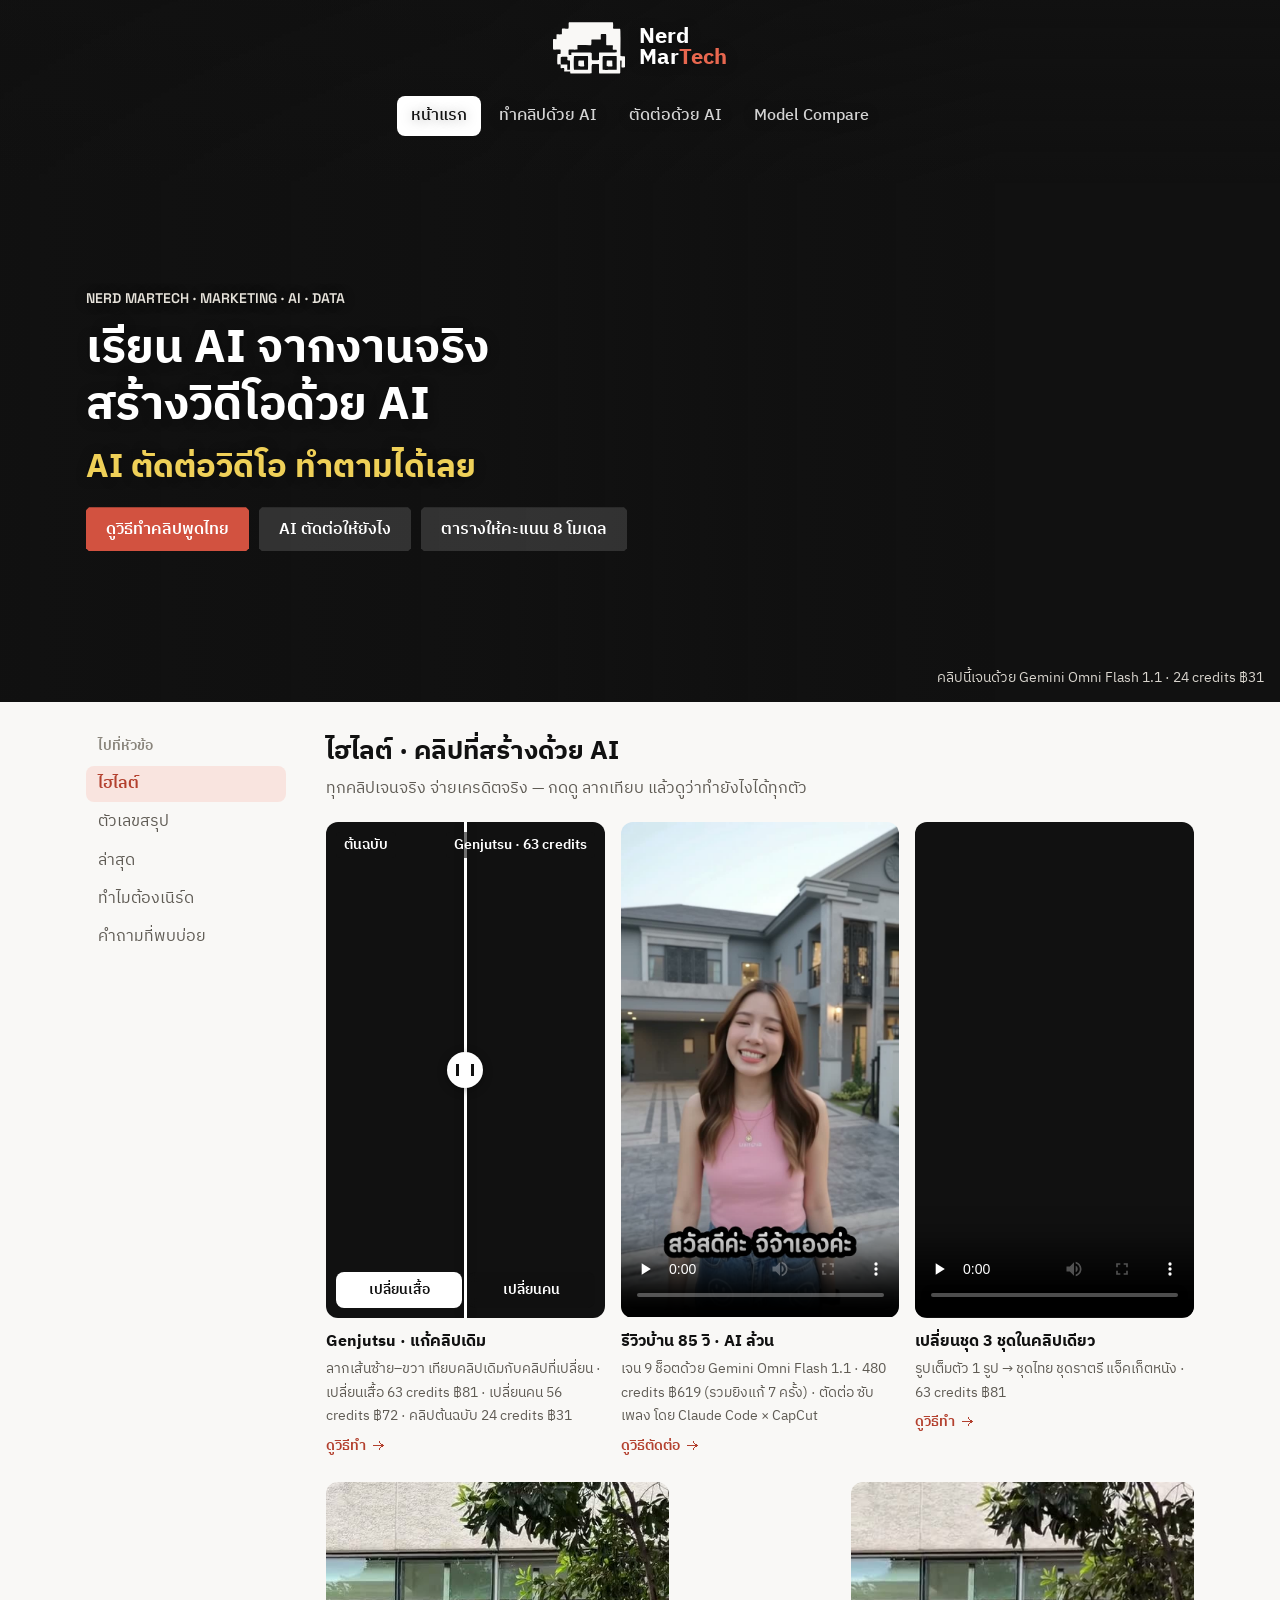
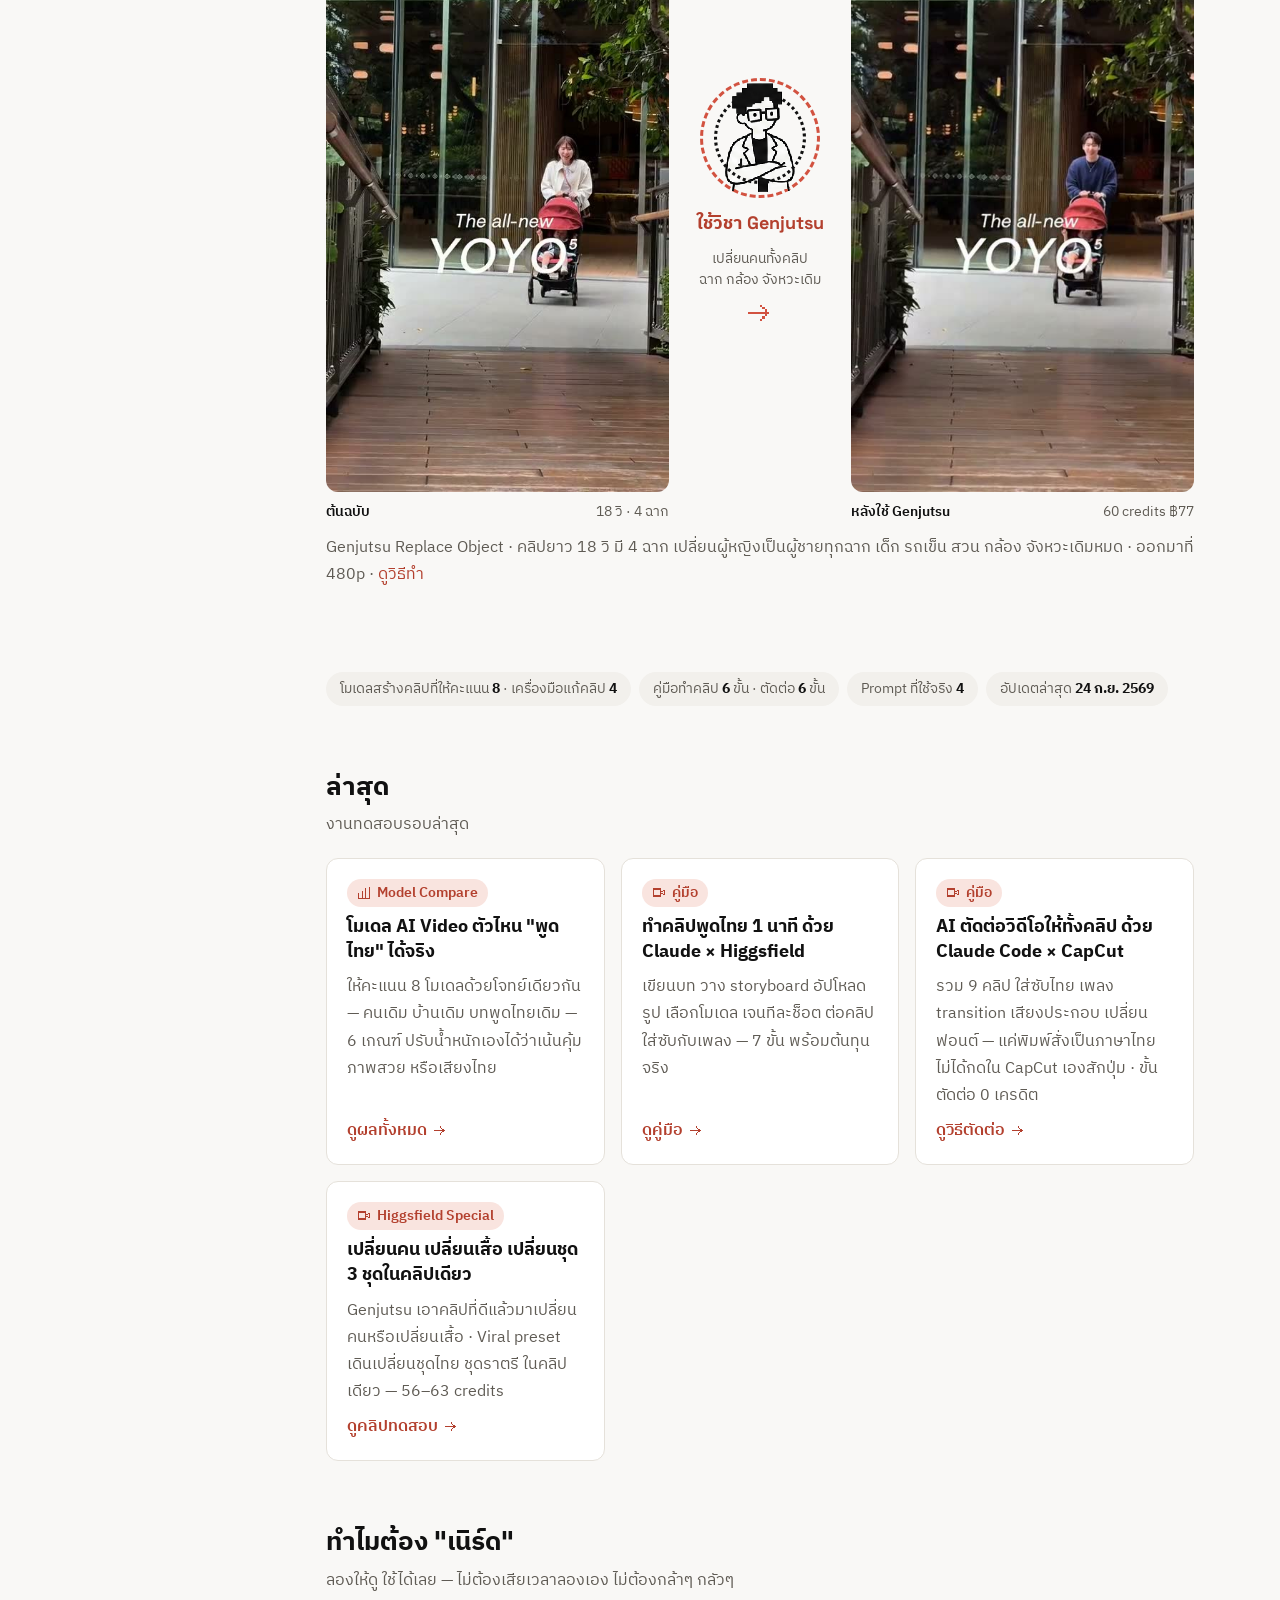
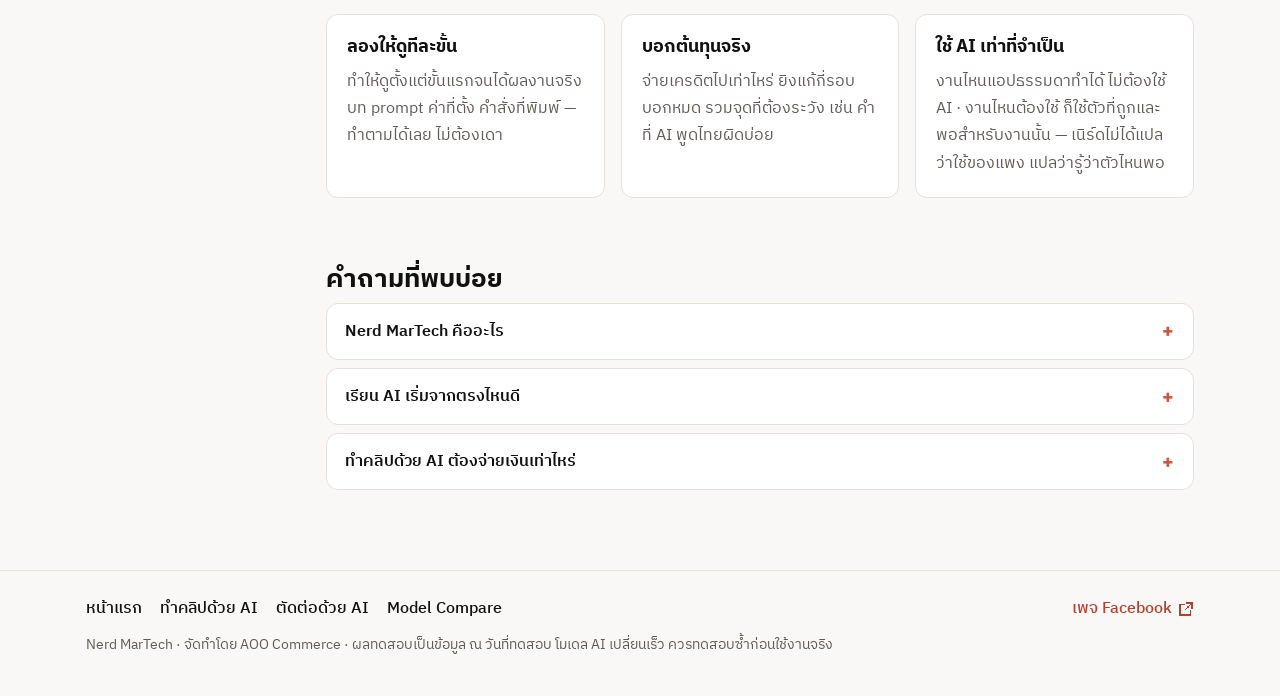
<file: index.html>
<!DOCTYPE html>
<html lang="th">
<head>
<meta charset="UTF-8">
<meta name="viewport" content="width=device-width, initial-scale=1">
<title>เรียน AI จากงานจริง · สร้างวิดีโอ ตัดต่อวิดีโอด้วย AI — Nerd MarTech</title>
<meta name="description" content="เนิร์ดลอง AI ให้ดูทีละขั้น: AI สร้างวิดีโอพูดไทย AI ตัดต่อวิดีโอ ให้คะแนน 8 โมเดล พร้อมต้นทุนจริง ดูแล้วทำตามได้ทันที ไม่ต้องกล้าๆ กลัวๆ">
<link rel="canonical" href="https://nerdmartech.com/">
<meta property="og:type" content="website">
<meta property="og:site_name" content="Nerd MarTech">
<meta property="og:title" content="เรียน AI จากงานจริง · สร้างวิดีโอ ตัดต่อวิดีโอด้วย AI — Nerd MarTech">
<meta property="og:description" content="เนิร์ดลอง AI ให้ดูทีละขั้น: AI สร้างวิดีโอพูดไทย AI ตัดต่อวิดีโอ ให้คะแนน 8 โมเดล พร้อมต้นทุนจริง ดูแล้วทำตามได้ทันที ไม่ต้องกล้าๆ กลัวๆ">
<meta property="og:url" content="https://nerdmartech.com/">
<meta property="og:locale" content="th_TH">
<meta name="twitter:card" content="summary_large_image">
<meta property="og:image" content="https://nerdmartech.com/assets/og.png">
<meta property="og:image:width" content="1200">
<meta property="og:image:height" content="630">
<meta property="og:image:alt" content="Nerd MarTech — เนิร์ดนั่งหน้าแล็ปท็อป รอบตัวมีไอคอน Claude ChatGPT Gemini Canva CapCut Facebook LINE">
<meta name="twitter:image" content="https://nerdmartech.com/assets/og.png">
<script type="application/ld+json">
{"@context": "https://schema.org", "@graph": [{"@type": "WebSite", "@id": "https://nerdmartech.com/#website", "url": "https://nerdmartech.com/", "name": "Nerd MarTech", "description": "เนิร์ดลอง AI ให้ดูทีละขั้น — AI สร้างวิดีโอพูดไทย AI ตัดต่อวิดีโอ พร้อมต้นทุนจริง ดูแล้วทำตามได้ทันที", "inLanguage": "th", "publisher": {"@id": "https://nerdmartech.com/#org"}}, {"@type": "Organization", "@id": "https://nerdmartech.com/#org", "name": "Nerd MarTech", "url": "https://nerdmartech.com/", "parentOrganization": {"@type": "Organization", "name": "AOO Commerce Co., Ltd."}, "slogan": "ลองให้ดู ใช้ได้เลย", "description": "Nerd MarTech ลองเครื่องมือ AI กับงานจริงให้ดูทีละขั้น สำหรับเจ้าของธุรกิจและ SMEs ไทย", "logo": "https://nerdmartech.com/assets/brand/apple-touch-icon.png", "sameAs": ["https://www.facebook.com/NerdMarTech"]}, {"@type": "FAQPage", "@id": "https://nerdmartech.com/#faq", "mainEntity": [{"@type": "Question", "name": "Nerd MarTech คืออะไร", "acceptedAnswer": {"@type": "Answer", "text": "Nerd MarTech คือเว็บที่เนิร์ดลองเครื่องมือ AI กับงานจริงให้ดูทีละขั้น เช่น AI สร้างวิดีโอพูดไทย และ AI ตัดต่อวิดีโอ พร้อมบอกเครดิตและเงินที่จ่ายจริง เจ้าของธุรกิจดูแล้วทำตามได้ทันที จัดทำโดย AOO Commerce"}}, {"@type": "Question", "name": "เรียน AI เริ่มจากตรงไหนดี", "acceptedAnswer": {"@type": "Answer", "text": "เริ่มจากงานที่ทำอยู่แล้ว เช่น อยากได้คลิปแนะนำสินค้าหรือรีวิวบ้าน ให้ดูคู่มือสร้างวิดีโอด้วย AI ทีละขั้น ตั้งแต่เขียนบทจนได้คลิป แล้วต่อด้วยคู่มือ AI ตัดต่อวิดีโอ ถ้ายังไม่รู้ว่าจะใช้โมเดลไหน ดูตารางให้คะแนน 8 โมเดลที่พูดไทยก่อน"}}, {"@type": "Question", "name": "ทำคลิปด้วย AI ต้องจ่ายเงินเท่าไหร่", "acceptedAnswer": {"@type": "Answer", "text": "อ่านเว็บฟรี ส่วนเครื่องมือ AI ที่ใช้ต้องจ่ายตามจริง ตัวอย่างคลิปรีวิวบ้าน 85 วินาที ใช้ 520 เครดิต Higgsfield (ประมาณ 671 บาท) รวมรอบที่ต้องยิงแก้ ขั้นตัดต่อด้วย Claude Code ใน CapCut ไม่ใช้เครดิตเพิ่ม"}}]}]}
</script>
<link href="https://fonts.googleapis.com/css2?family=IBM+Plex+Sans+Thai:wght@400;500;600;700&family=Space+Grotesk:wght@500;600;700&family=Zen+Kaku+Gothic+New:wght@500;700&display=swap" rel="stylesheet">
<link rel="stylesheet" href="assets/style.css?v=20260925g">
<link rel="icon" href="favicon.ico?v=2" sizes="any">
<link rel="icon" type="image/png" sizes="32x32" href="assets/brand/favicon-32.png?v=2">
<link rel="apple-touch-icon" href="assets/brand/apple-touch-icon.png?v=2">
<meta name="theme-color" content="#f9f8f6">
</head>
<body data-page="index.html">

<div class="hero-bg">
  <video src="assets/videos/nerd-desk-omni-flash.mp4" autoplay muted loop playsinline preload="auto" aria-hidden="true"></video>
  <div class="wrap hero-bg-in">
    <div class="lab">Nerd MarTech · Marketing · AI · Data</div>
    <h1>เรียน AI จากงานจริง<br>สร้างวิดีโอด้วย AI<br><em>AI ตัดต่อวิดีโอ ทำตามได้เลย</em></h1>
    <div class="btns">
      <a class="btn primary" href="ai-video.html">ดูวิธีทำคลิปพูดไทย</a>
      <a class="btn" href="ai-edit.html">AI ตัดต่อให้ยังไง</a>
      <a class="btn" href="compare.html">ตารางให้คะแนน 8 โมเดล</a>
    </div>
  </div>
  <span class="hero-credit">คลิปนี้เจนด้วย Gemini Omni Flash 1.1 · <span data-cr="24">24</span></span>
</div>

<main id="content">

<section id="highlight" data-toc="ไฮไลต์">
  <h2>ไฮไลต์ · คลิปที่สร้างด้วย AI</h2>
  <p class="h2sub">ทุกคลิปเจนจริง จ่ายเครดิตจริง — กดดู ลากเทียบ แล้วดูว่าทำยังไงได้ทุกตัว</p>
  <div class="showcase">
    <figure class="show">
      <div class="ba" data-ba style="--pos:50%">
        <video class="ba-after" src="https://d8j0ntlcm91z4.cloudfront.net/user_3FvAUpXpCnZUma0p4ZCgNFe1CGD/hf_20260923_100135_7cc31f30-7ca1-4b19-a655-15b150889468.mp4" muted loop playsinline autoplay preload="auto"></video>
        <div class="ba-before"><video src="https://d8j0ntlcm91z4.cloudfront.net/user_3FvAUpXpCnZUma0p4ZCgNFe1CGD/hf_20260922_221717_f3028521-d89f-4e31-a02f-b57101865983.mp4" muted loop playsinline autoplay preload="auto"></video></div>
        <span class="ba-line" aria-hidden="true"></span>
        <span class="ba-lab l">ต้นฉบับ</span><span class="ba-lab r">Genjutsu · 63 credits</span>
        <input class="ba-range" type="range" min="0" max="100" value="50" aria-label="ลากเทียบคลิปต้นฉบับกับคลิปที่เปลี่ยนแล้ว">
        <div class="ba-tabs" role="group" aria-label="เลือกแบบที่เปลี่ยน">
        <button type="button" class="on" data-cr-tab="63" data-src="https://d8j0ntlcm91z4.cloudfront.net/user_3FvAUpXpCnZUma0p4ZCgNFe1CGD/hf_20260923_100135_7cc31f30-7ca1-4b19-a655-15b150889468.mp4">เปลี่ยนเสื้อ</button>
        <button type="button" data-cr-tab="56" data-src="https://d8j0ntlcm91z4.cloudfront.net/user_3FvAUpXpCnZUma0p4ZCgNFe1CGD/hf_20260923_102741_fa58a099-aa87-44b3-bcac-e331285d0781.mp4">เปลี่ยนคน</button>
      </div>
      </div>
      <figcaption><b>Genjutsu · แก้คลิปเดิม</b><span>ลากเส้นซ้าย–ขวา เทียบคลิปเดิมกับคลิปที่เปลี่ยน · เปลี่ยนเสื้อ <span data-cr="63">63</span> · เปลี่ยนคน <span data-cr="56">56</span> · คลิปต้นฉบับ <span data-cr="24">24</span></span><a class="more" href="compare.html#special">ดูวิธีทำ <svg><use href="#i-arrow"/></svg></a></figcaption>
    </figure>
    <figure class="show">
      <video class="show-media" src="assets/videos/ugc-house-review-final.mp4" poster="assets/videos/ugc-house-review-final.jpg" controls playsinline preload="none"></video>
      <figcaption><b>รีวิวบ้าน 85 วิ · AI ล้วน</b><span>เจน 9 ช็อตด้วย Gemini Omni Flash 1.1 · <span data-cr="480">480</span> (รวมยิงแก้ 7 ครั้ง) · ตัดต่อ ซับ เพลง โดย Claude Code × CapCut</span><a class="more" href="ai-edit.html">ดูวิธีตัดต่อ <svg><use href="#i-arrow"/></svg></a></figcaption>
    </figure>
    <figure class="show">
      <video class="show-media" src="https://d8j0ntlcm91z4.cloudfront.net/user_3FvAUpXpCnZUma0p4ZCgNFe1CGD/hf_20260923_100238_8750cbb2-09e8-4518-b61b-6ae3f3a1f5af.mp4" poster="https://d8j0ntlcm91z4.cloudfront.net/user_3FvAUpXpCnZUma0p4ZCgNFe1CGD/hf_20260923_100025_3c2cf948-8486-4f4b-a55d-91f65ae6d467_min.webp" controls playsinline preload="none"></video>
      <figcaption><b>เปลี่ยนชุด 3 ชุดในคลิปเดียว</b><span>รูปเต็มตัว 1 รูป → ชุดไทย ชุดราตรี แจ็คเก็ตหนัง · <span data-cr="63">63</span></span><a class="more" href="compare.html#special">ดูวิธีทำ <svg><use href="#i-arrow"/></svg></a></figcaption>
    </figure>
  </div>
  <div class="pair" data-sync>
    <figure>
      <video src="assets/videos/genjutsu-long-before.mp4" poster="assets/videos/genjutsu-long-before.jpg" muted playsinline preload="metadata" aria-label="คลิปต้นฉบับ ผู้หญิงเข็นรถเข็นเด็กในสวน"></video>
      <figcaption><b>ต้นฉบับ</b><span>18 วิ · 4 ฉาก</span></figcaption>
    </figure>
    <div class="jutsu" aria-hidden="true">
      <div class="orb"><img src="assets/character/19-scientist.png" alt=""></div>
      <b>ใช้วิชา Genjutsu</b>
      <small>เปลี่ยนคนทั้งคลิป<br>ฉาก กล้อง จังหวะเดิม</small>
      <svg class="go"><use href="#i-arrow"/></svg>
    </div>
    <figure>
      <video src="assets/videos/genjutsu-long-after.mp4" poster="assets/videos/genjutsu-long-after.jpg" muted playsinline preload="metadata" aria-label="คลิปหลังใช้ Genjutsu เปลี่ยนเป็นผู้ชาย ฉากเดิม"></video>
      <figcaption><b>หลังใช้ Genjutsu</b><span><span data-cr="60">60</span></span></figcaption>
    </figure>
  </div>
  <p class="h2sub" style="margin-top:10px">Genjutsu Replace Object · คลิปยาว 18 วิ มี 4 ฉาก เปลี่ยนผู้หญิงเป็นผู้ชายทุกฉาก เด็ก รถเข็น สวน กล้อง จังหวะเดิมหมด · ออกมาที่ 480p · <a href="compare.html#special">ดูวิธีทำ</a></p>
</section>

<section id="stats" data-toc="ตัวเลขสรุป">
  <div class="chips">
    <span class="chip">โมเดลสร้างคลิปที่ให้คะแนน <b>8</b> · เครื่องมือแก้คลิป <b>4</b></span>
    <span class="chip">คู่มือทำคลิป <b>6</b> ขั้น · ตัดต่อ <b>6</b> ขั้น</span>
    <span class="chip">Prompt ที่ใช้จริง <b>4</b></span>
    <span class="chip">อัปเดตล่าสุด <b>24 ก.ย. 2569</b></span>
  </div>
</section>

<section id="latest" data-toc="ล่าสุด">
  <h2>ล่าสุด</h2>
  <p class="h2sub">งานทดสอบรอบล่าสุด</p>
  <div class="grid g3">
    <div class="card">
      <span class="tag"><svg><use href="#i-data"/></svg>Model Compare</span>
      <h3>โมเดล AI Video ตัวไหน "พูดไทย" ได้จริง</h3>
      <p>ให้คะแนน 8 โมเดลด้วยโจทย์เดียวกัน — คนเดิม บ้านเดิม บทพูดไทยเดิม — 6 เกณฑ์ ปรับน้ำหนักเองได้ว่าเน้นคุ้ม ภาพสวย หรือเสียงไทย</p>
      <a class="more" href="compare.html">ดูผลทั้งหมด <svg><use href="#i-arrow"/></svg></a>
    </div>
    <div class="card">
      <span class="tag"><svg><use href="#i-video"/></svg>คู่มือ</span>
      <h3>ทำคลิปพูดไทย 1 นาที ด้วย Claude × Higgsfield</h3>
      <p>เขียนบท วาง storyboard อัปโหลดรูป เลือกโมเดล เจนทีละช็อต ต่อคลิป ใส่ซับกับเพลง — 7 ขั้น พร้อมต้นทุนจริง</p>
      <a class="more" href="ai-video.html">ดูคู่มือ <svg><use href="#i-arrow"/></svg></a>
    </div>
    <div class="card">
      <span class="tag"><svg><use href="#i-video"/></svg>คู่มือ</span>
      <h3>AI ตัดต่อวิดีโอให้ทั้งคลิป ด้วย Claude Code × CapCut</h3>
      <p>รวม 9 คลิป ใส่ซับไทย เพลง transition เสียงประกอบ เปลี่ยนฟอนต์ — แค่พิมพ์สั่งเป็นภาษาไทย ไม่ได้กดใน CapCut เองสักปุ่ม · ขั้นตัดต่อ 0 เครดิต</p>
      <a class="more" href="ai-edit.html">ดูวิธีตัดต่อ <svg><use href="#i-arrow"/></svg></a>
    </div>
    <div class="card">
      <span class="tag"><svg><use href="#i-video"/></svg>Higgsfield Special</span>
      <h3>เปลี่ยนคน เปลี่ยนเสื้อ เปลี่ยนชุด 3 ชุดในคลิปเดียว</h3>
      <p>Genjutsu เอาคลิปที่ดีแล้วมาเปลี่ยนคนหรือเปลี่ยนเสื้อ · Viral preset เดินเปลี่ยนชุดไทย ชุดราตรี ในคลิปเดียว — 56–63 credits</p>
      <a class="more" href="compare.html#special">ดูคลิปทดสอบ <svg><use href="#i-arrow"/></svg></a>
    </div>
  </div>
</section>

<section id="why" data-toc="ทำไมต้องเนิร์ด">
  <h2>ทำไมต้อง "เนิร์ด"</h2>
  <p class="h2sub">ลองให้ดู ใช้ได้เลย — ไม่ต้องเสียเวลาลองเอง ไม่ต้องกล้าๆ กลัวๆ</p>
  <div class="grid g3">
    <div class="card"><h3>ลองให้ดูทีละขั้น</h3><p>ทำให้ดูตั้งแต่ขั้นแรกจนได้ผลงานจริง บท prompt ค่าที่ตั้ง คำสั่งที่พิมพ์ — ทำตามได้เลย ไม่ต้องเดา</p></div>
    <div class="card"><h3>บอกต้นทุนจริง</h3><p>จ่ายเครดิตไปเท่าไหร่ ยิงแก้กี่รอบ บอกหมด รวมจุดที่ต้องระวัง เช่น คำที่ AI พูดไทยผิดบ่อย</p></div>
    <div class="card"><h3>ใช้ AI เท่าที่จำเป็น</h3><p>งานไหนแอปธรรมดาทำได้ ไม่ต้องใช้ AI · งานไหนต้องใช้ ก็ใช้ตัวที่ถูกและพอสำหรับงานนั้น — เนิร์ดไม่ได้แปลว่าใช้ของแพง แปลว่ารู้ว่าตัวไหนพอ</p></div>
  </div>
</section>

<section id="faq" data-toc="คำถามที่พบบ่อย">
  <h2>คำถามที่พบบ่อย</h2>
  <div class="faq">
    <details><summary>Nerd MarTech คืออะไร</summary><p>Nerd MarTech คือเว็บที่เนิร์ดลองเครื่องมือ AI กับงานจริงให้ดูทีละขั้น เช่น AI สร้างวิดีโอพูดไทย และ AI ตัดต่อวิดีโอ พร้อมบอกเครดิตและเงินที่จ่ายจริง เจ้าของธุรกิจดูแล้วทำตามได้ทันที จัดทำโดย AOO Commerce</p></details>
    <details><summary>เรียน AI เริ่มจากตรงไหนดี</summary><p>เริ่มจากงานที่ทำอยู่แล้ว เช่น อยากได้คลิปแนะนำสินค้าหรือรีวิวบ้าน ให้ดูคู่มือสร้างวิดีโอด้วย AI ทีละขั้น ตั้งแต่เขียนบทจนได้คลิป แล้วต่อด้วยคู่มือ AI ตัดต่อวิดีโอ ถ้ายังไม่รู้ว่าจะใช้โมเดลไหน ดูตารางให้คะแนน 8 โมเดลที่พูดไทยก่อน</p></details>
    <details><summary>ทำคลิปด้วย AI ต้องจ่ายเงินเท่าไหร่</summary><p>อ่านเว็บฟรี ส่วนเครื่องมือ AI ที่ใช้ต้องจ่ายตามจริง ตัวอย่างคลิปรีวิวบ้าน 85 วินาที ใช้ 520 เครดิต Higgsfield (ประมาณ 671 บาท) รวมรอบที่ต้องยิงแก้ ขั้นตัดต่อด้วย Claude Code ใน CapCut ไม่ใช้เครดิตเพิ่ม</p></details>
  </div>
</section>

</main>

<script src="assets/site.js?v=20260925g"></script>
</body>
</html>
</file>
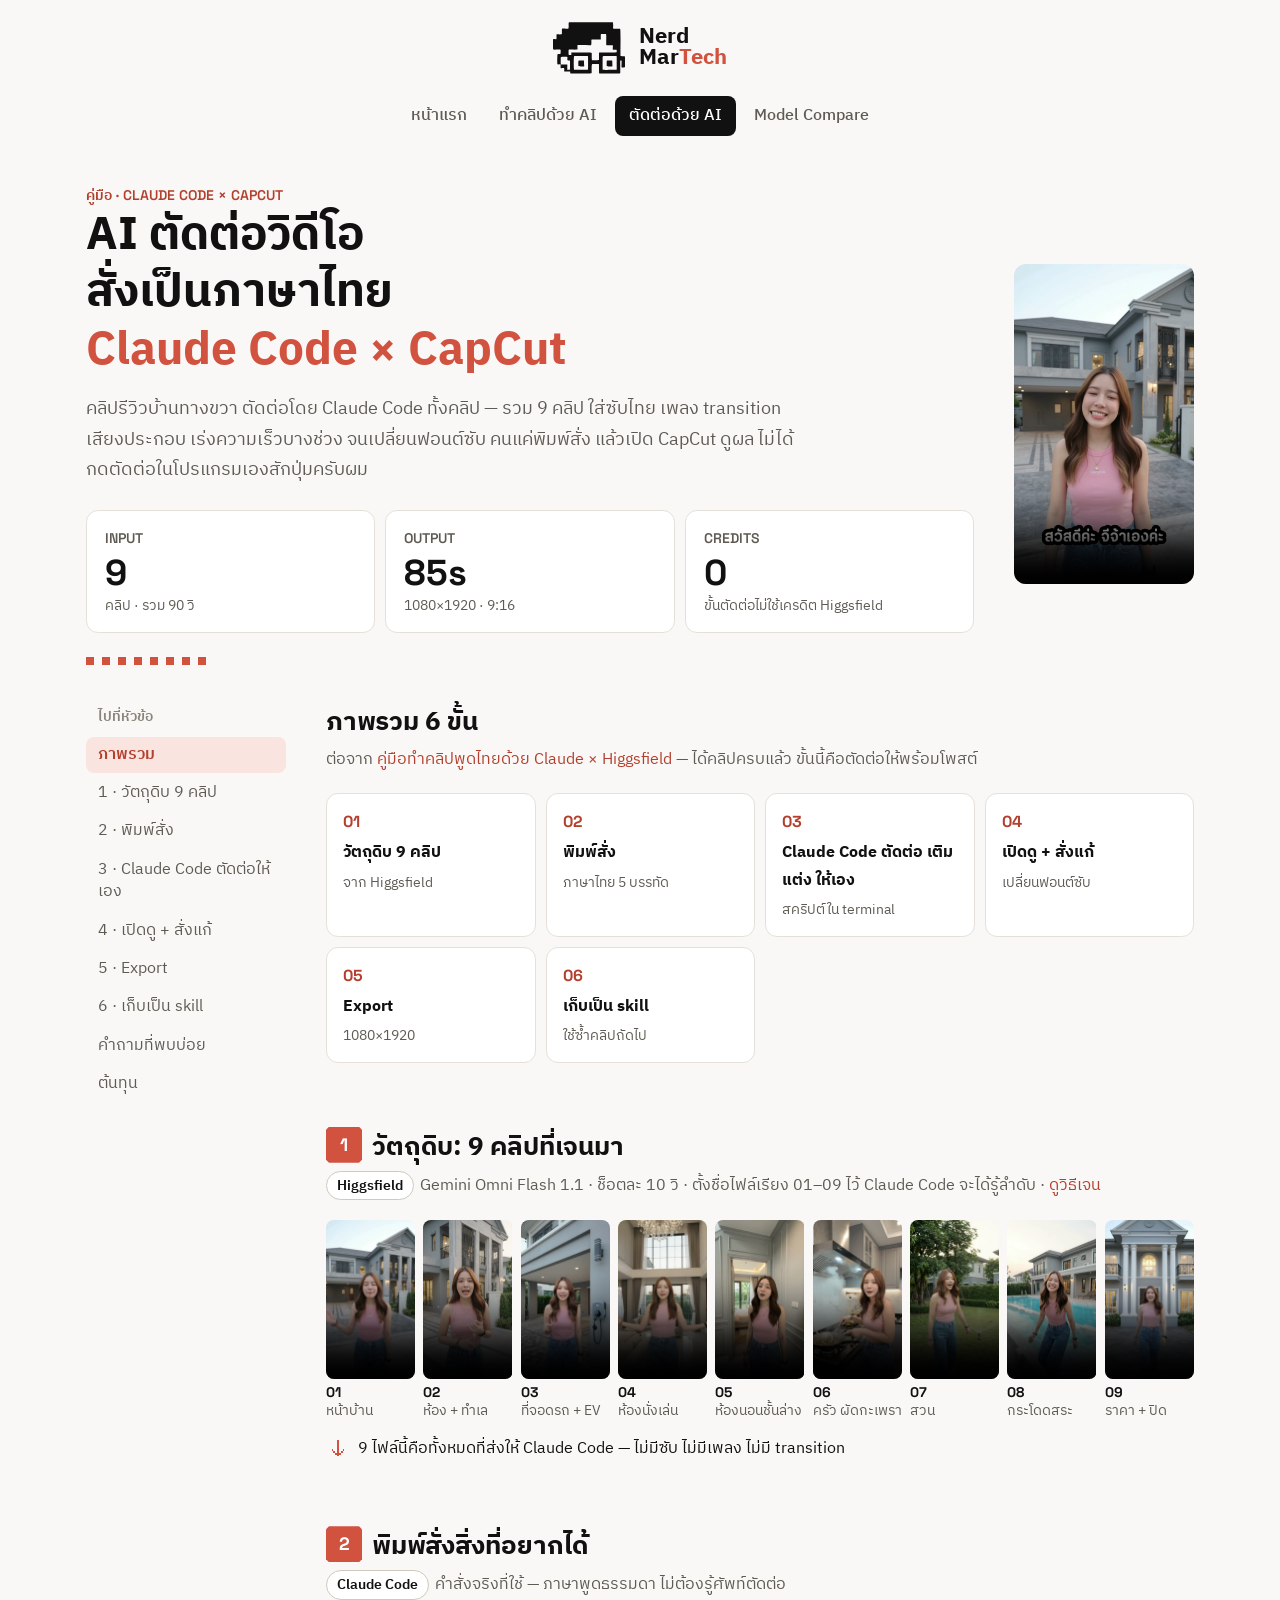
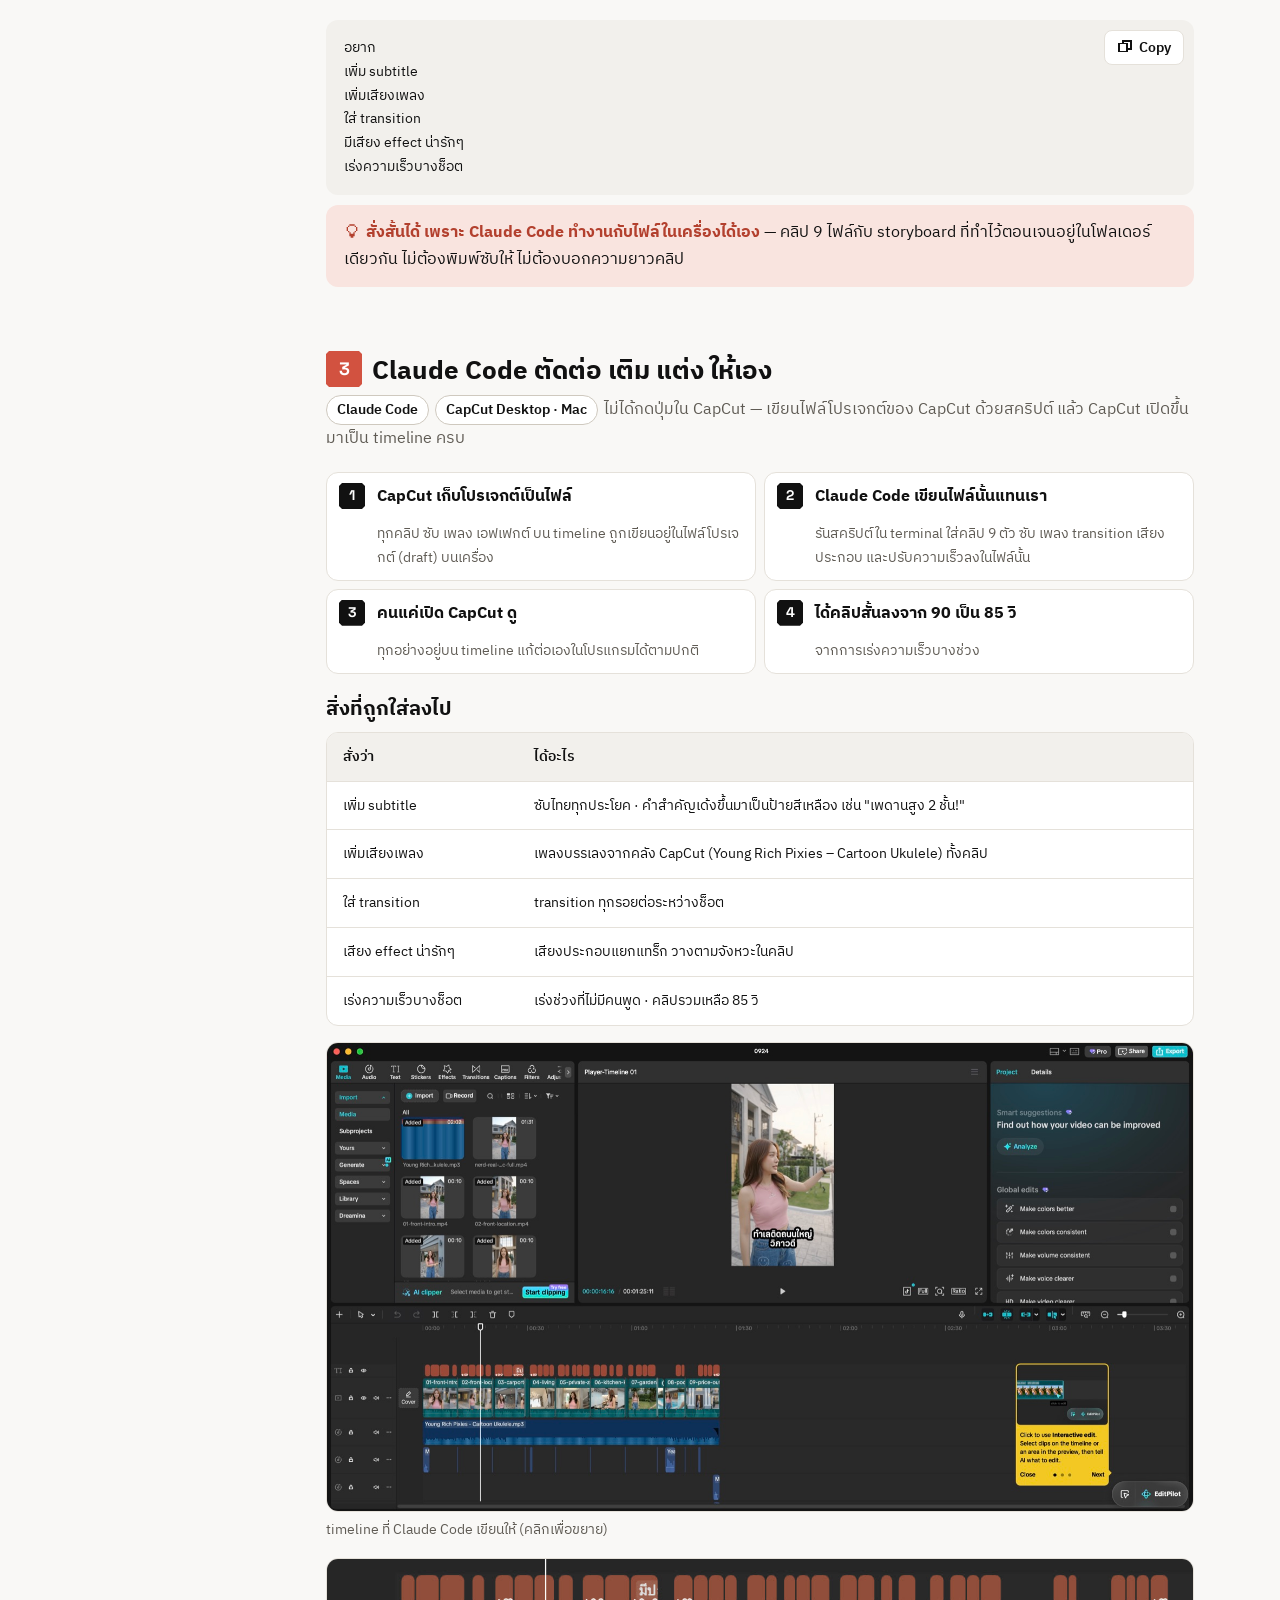
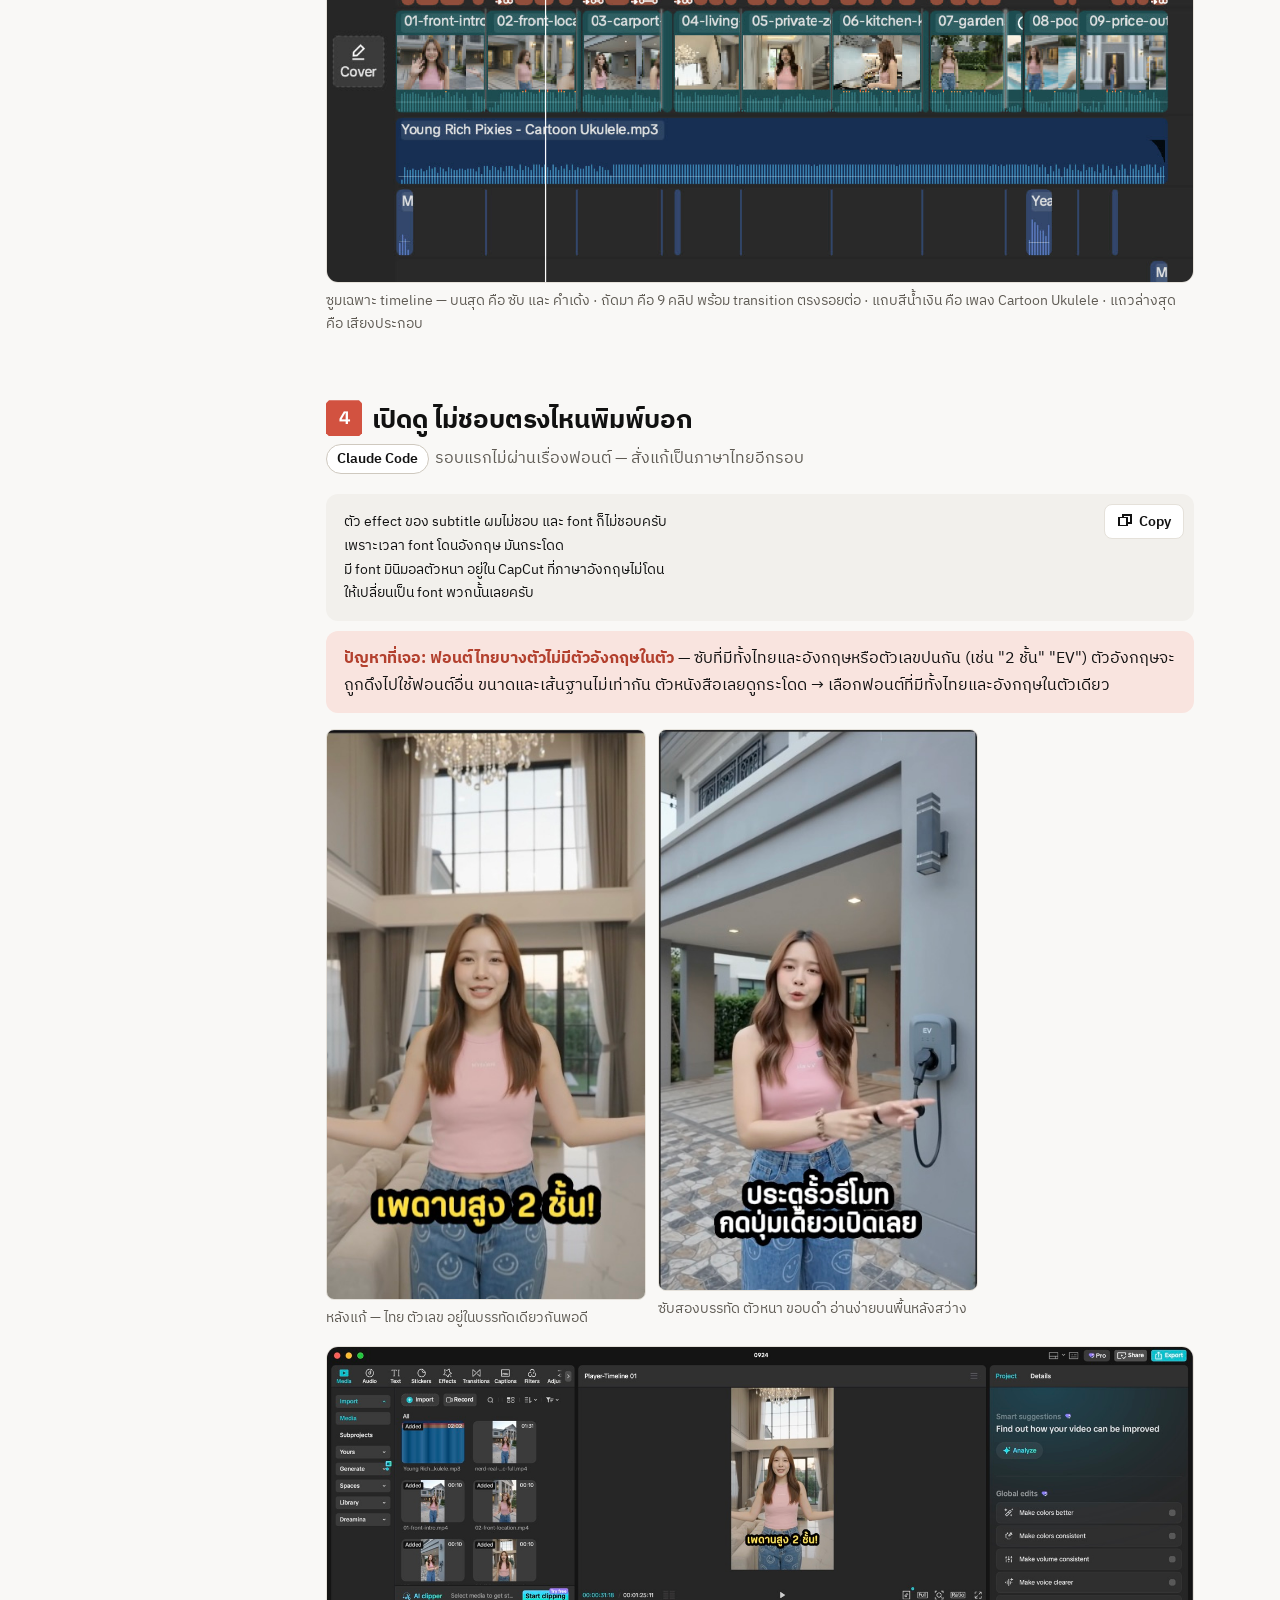
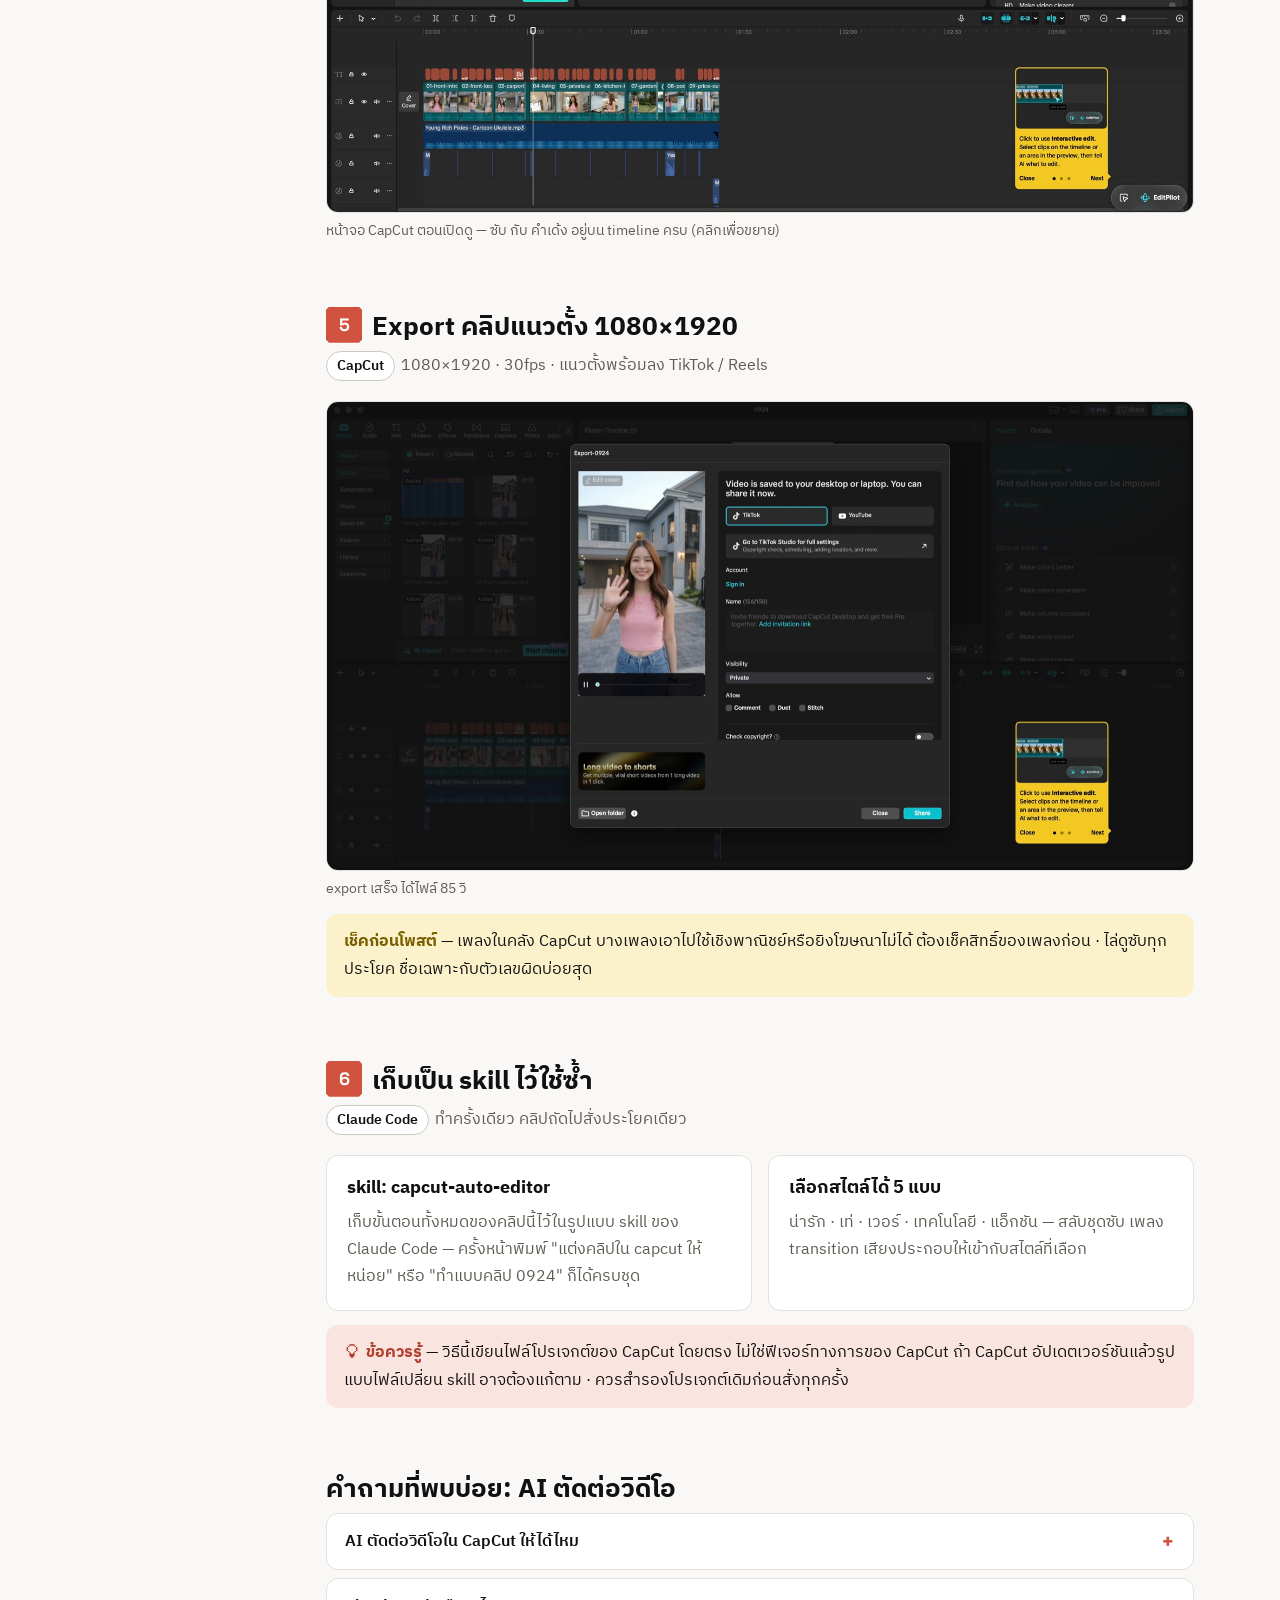
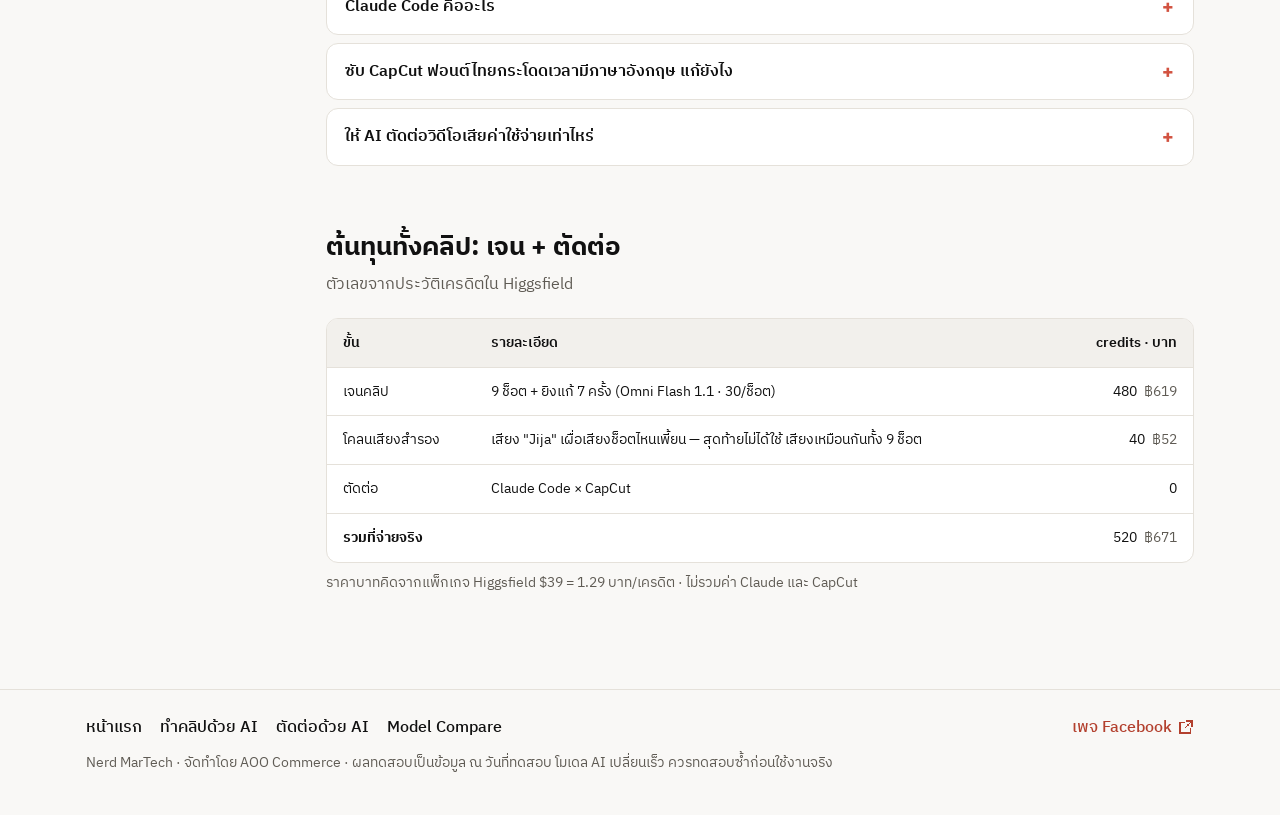
<file: ai-edit.html>
<!DOCTYPE html>
<html lang="th">
<head>
<meta charset="UTF-8">
<meta name="viewport" content="width=device-width, initial-scale=1">
<title>AI ตัดต่อวิดีโอ ให้ Claude Code ตัดต่อใน CapCut — สอนทีละขั้น</title>
<meta name="description" content="AI ตัดต่อวิดีโอให้ทั้งคลิป: Claude Code ใส่ซับไทย เพลง transition เสียงประกอบใน CapCut แค่พิมพ์สั่งเป็นภาษาไทย พร้อมคำสั่งจริง ภาพหน้าจอ และวิธีแก้ฟอนต์ซับกระโดด">
<link rel="canonical" href="https://nerdmartech.com/ai-edit.html">
<meta property="og:type" content="article">
<meta property="og:site_name" content="Nerd MarTech">
<meta property="og:title" content="AI ตัดต่อวิดีโอ ให้ Claude Code ตัดต่อใน CapCut — สอนทีละขั้น">
<meta property="og:description" content="AI ตัดต่อวิดีโอให้ทั้งคลิป: Claude Code ใส่ซับไทย เพลง transition เสียงประกอบใน CapCut แค่พิมพ์สั่งเป็นภาษาไทย พร้อมคำสั่งจริง ภาพหน้าจอ และวิธีแก้ฟอนต์ซับกระโดด">
<meta property="og:video" content="https://nerdmartech.com/assets/videos/ugc-house-review-final.mp4">
<meta property="og:url" content="https://nerdmartech.com/ai-edit.html">
<meta property="og:locale" content="th_TH">
<meta name="twitter:card" content="summary_large_image">
<meta property="og:image" content="https://nerdmartech.com/assets/og.png">
<meta property="og:image:width" content="1200">
<meta property="og:image:height" content="630">
<meta property="og:image:alt" content="Nerd MarTech — เนิร์ดนั่งหน้าแล็ปท็อป รอบตัวมีไอคอน Claude ChatGPT Gemini Canva CapCut Facebook LINE">
<meta name="twitter:image" content="https://nerdmartech.com/assets/og.png">
<script type="application/ld+json">
{"@context":"https://schema.org","@type":"HowTo","name":"AI ตัดต่อวิดีโอ: ให้ Claude Code ตัดต่อใน CapCut","description":"ให้ Claude Code ตัดต่อคลิปใน CapCut Desktop ให้ทั้งคลิป ตั้งแต่รวมคลิป ใส่ซับไทย เพลง transition เสียงประกอบ เร่งความเร็ว จนเปลี่ยนฟอนต์ คนแค่พิมพ์สั่งเป็นภาษาไทย","totalTime":"PT30M","tool":[{"@type":"HowToTool","name":"Claude Code"},{"@type":"HowToTool","name":"CapCut Desktop (Mac)"}],"step":[{"@type":"HowToStep","name":"เตรียมคลิปวัตถุดิบ","text":"คลิปที่เจนเสร็จแล้ว 9 ไฟล์ ตั้งชื่อเรียงตามลำดับ 01–09"},{"@type":"HowToStep","name":"พิมพ์สั่งสิ่งที่อยากได้","text":"บอก Claude Code เป็นภาษาไทย: ใส่ซับ เพลง transition เสียงประกอบ เร่งความเร็วบางช็อต"},{"@type":"HowToStep","name":"Claude Code เขียนโปรเจกต์ CapCut","text":"Claude Code เขียนไฟล์โปรเจกต์ของ CapCut Desktop ผ่านสคริปต์ใน terminal"},{"@type":"HowToStep","name":"เปิด CapCut ดูแล้วสั่งแก้","text":"เปิดโปรเจกต์ดูผล ไม่ชอบตรงไหนพิมพ์บอก เช่น เปลี่ยนฟอนต์ซับ"},{"@type":"HowToStep","name":"Export","text":"Export 1080×1920 แนวตั้ง"},{"@type":"HowToStep","name":"เก็บเป็น skill","text":"เก็บขั้นตอนทั้งหมดเป็น skill ไว้ใช้กับคลิปถัดไป"}]}
</script>
<script type="application/ld+json">
{"@context": "https://schema.org", "@type": "FAQPage", "mainEntity": [{"@type": "Question", "name": "AI ตัดต่อวิดีโอใน CapCut ให้ได้ไหม", "acceptedAnswer": {"@type": "Answer", "text": "ได้ — Claude Code เขียนไฟล์โปรเจกต์ของ CapCut Desktop บน Mac ผ่านสคริปต์ใน terminal ใส่คลิป ซับไทย เพลง transition เสียงประกอบ และปรับความเร็วให้ พอเปิด CapCut ทุกอย่างอยู่บน timeline แก้ต่อเองได้ตามปกติ คลิปตัวอย่างในหน้านี้ตัดต่อแบบนี้ทั้งคลิป"}}, {"@type": "Question", "name": "Claude Code คืออะไร", "acceptedAnswer": {"@type": "Answer", "text": "Claude Code คือ AI ของ Anthropic ที่ทำงานใน terminal อ่าน เขียน และรันไฟล์ในเครื่องได้เอง เดิมทำมาเพื่อเขียนโค้ด แต่สั่งงานอื่นที่ทำผ่านไฟล์ได้ด้วย เช่น ตัดต่อวิดีโอผ่านไฟล์โปรเจกต์ของ CapCut"}}, {"@type": "Question", "name": "ซับ CapCut ฟอนต์ไทยกระโดดเวลามีภาษาอังกฤษ แก้ยังไง", "acceptedAnswer": {"@type": "Answer", "text": "เกิดจากฟอนต์ไทยบางตัวไม่มีตัวอังกฤษและตัวเลขในตัว โปรแกรมเลยดึงฟอนต์อื่นมาแทน ขนาดและเส้นฐานไม่เท่ากัน ตัวหนังสือจึงดูกระโดด วิธีแก้คือเปลี่ยนเป็นฟอนต์ที่มีทั้งไทยและอังกฤษในตัวเดียว เช่น ฟอนต์ตัวหนาแบบมินิมอลในคลัง CapCut"}}, {"@type": "Question", "name": "ให้ AI ตัดต่อวิดีโอเสียค่าใช้จ่ายเท่าไหร่", "acceptedAnswer": {"@type": "Answer", "text": "ขั้นตัดต่อไม่ใช้เครดิต Higgsfield เลย ต้นทุนหลักอยู่ที่ตอนเจนคลิป คลิปตัวอย่าง 85 วินาทีจ่ายรวม 520 credits (ประมาณ 671 บาท) — เจน 9 ช็อตรวมยิงแก้ 7 ครั้ง 480 + โคลนเสียงสำรอง 40 ยังไม่รวมค่าสมาชิก Claude"}}]}
</script>
<script type="application/ld+json">
{"@context": "https://schema.org", "@type": "VideoObject", "name": "รีวิวบ้าน Nerd Real Estate — วิดีโอ AI ตัดต่อด้วย Claude Code × CapCut", "description": "คลิปรีวิวบ้าน 85 วินาที เจนทุกช็อตด้วย Gemini Omni Flash 1.1 และตัดต่อ ใส่ซับไทย เพลง transition เสียงประกอบ โดย Claude Code ใน CapCut", "thumbnailUrl": "https://nerdmartech.com/assets/videos/ugc-house-review-final.jpg", "contentUrl": "https://nerdmartech.com/assets/videos/ugc-house-review-final.mp4", "uploadDate": "2026-09-24", "duration": "PT1M25S", "inLanguage": "th"}
</script>
<script type="application/ld+json">
{"@context": "https://schema.org", "@type": "BreadcrumbList", "itemListElement": [{"@type": "ListItem", "position": 1, "name": "หน้าแรก", "item": "https://nerdmartech.com/"}, {"@type": "ListItem", "position": 2, "name": "ตัดต่อวิดีโอด้วย AI", "item": "https://nerdmartech.com/ai-edit.html"}]}
</script>
<link href="https://fonts.googleapis.com/css2?family=IBM+Plex+Sans+Thai:wght@400;500;600;700&family=Space+Grotesk:wght@500;600;700&family=Zen+Kaku+Gothic+New:wght@500;700&display=swap" rel="stylesheet">
<link rel="stylesheet" href="assets/style.css?v=20260925g">
<link rel="icon" href="favicon.ico?v=2" sizes="any">
<link rel="icon" type="image/png" sizes="32x32" href="assets/brand/favicon-32.png?v=2">
<link rel="apple-touch-icon" href="assets/brand/apple-touch-icon.png?v=2">
<meta name="theme-color" content="#f9f8f6">
<style>
.flow{display:grid;grid-template-columns:repeat(auto-fit,minmax(170px,1fr));gap:10px}
.flow a{display:flex;flex-direction:column;gap:4px;background:var(--card);border:1px solid var(--line);border-radius:var(--r);padding:14px 16px;color:var(--text)}
.flow a:hover{text-decoration:none;border-color:var(--line2);box-shadow:var(--shadow)}
.flow a b{font-size:var(--fs-md)}
.flow a small{color:var(--muted);font-size:var(--fs-sm)}
.flow .n{font-family:var(--font-display);font-weight:700;color:var(--accent-ink)}
.merge{display:flex;align-items:center;gap:10px;margin:14px 0 0;font-size:var(--fs-md)}
.merge svg{width:22px;height:22px;fill:var(--accent);transform:rotate(90deg);shape-rendering:crispEdges}
.shots{display:grid;grid-template-columns:repeat(2,minmax(0,320px));gap:12px}
.shots figure{margin:0;display:flex;flex-direction:column;gap:6px}
.shots img{width:100%;display:block;border-radius:var(--r-sm);border:1px solid var(--line);cursor:zoom-in}
.shots figcaption{font-size:var(--fs-sm);color:var(--muted)}
.wide-shot img{width:100%;display:block;border-radius:var(--r);border:1px solid var(--line);cursor:zoom-in}
.wide-shot figure{margin:0}
.wide-shot figcaption{font-size:var(--fs-sm);color:var(--muted);margin-top:6px}
.check{margin:0;padding-left:20px}.check li{margin:4px 0}
</style>
</head>
<body data-page="ai-edit.html">

<div class="wrap page-hero">
<div class="hero guide-hero split v916">
  <div>
    <div class="lab red">คู่มือ · Claude Code × CapCut</div>
    <h1>AI ตัดต่อวิดีโอ<br>สั่งเป็นภาษาไทย<br><em>Claude Code × CapCut</em></h1>
    <p>คลิปรีวิวบ้านทางขวา ตัดต่อโดย Claude Code ทั้งคลิป — รวม 9 คลิป ใส่ซับไทย เพลง transition เสียงประกอบ เร่งความเร็วบางช่วง จนเปลี่ยนฟอนต์ซับ คนแค่พิมพ์สั่ง แล้วเปิด CapCut ดูผล ไม่ได้กดตัดต่อในโปรแกรมเองสักปุ่มครับผม</p>
    <div class="stats">
      <div class="stat"><span class="lab">Input</span><span class="num">9</span><small>คลิป · รวม 90 วิ</small></div>
      <div class="stat"><span class="lab">Output</span><span class="num">85s</span><small>1080×1920 · 9:16</small></div>
      <div class="stat"><span class="lab">Credits</span><span class="num">0</span><small>ขั้นตัดต่อไม่ใช้เครดิต Higgsfield</small></div>
    </div>
    <div class="px-divider"></div>
  </div>
  <video class="show-media" aria-label="คลิปรีวิวบ้านที่ AI ตัดต่อ ใส่ซับ เพลง ให้ทั้งคลิป" src="assets/videos/ugc-house-review-final.mp4" poster="assets/videos/ugc-house-review-final.jpg" controls playsinline preload="none"></video>
</div>
</div>

<main id="content">

<!-- ===== OVERVIEW ===== -->
<section id="overview" data-toc="ภาพรวม">
  <h2>ภาพรวม 6 ขั้น</h2>
  <p class="h2sub">ต่อจาก <a href="ai-video.html">คู่มือทำคลิปพูดไทยด้วย Claude × Higgsfield</a> — ได้คลิปครบแล้ว ขั้นนี้คือตัดต่อให้พร้อมโพสต์</p>
  <div class="flow">
    <a href="#step1"><span class="n">01</span><b>วัตถุดิบ 9 คลิป</b><small>จาก Higgsfield</small></a>
    <a href="#step2"><span class="n">02</span><b>พิมพ์สั่ง</b><small>ภาษาไทย 5 บรรทัด</small></a>
    <a href="#step3"><span class="n">03</span><b>Claude Code ตัดต่อ เติม แต่ง ให้เอง</b><small>สคริปต์ใน terminal</small></a>
    <a href="#step4"><span class="n">04</span><b>เปิดดู + สั่งแก้</b><small>เปลี่ยนฟอนต์ซับ</small></a>
    <a href="#step5"><span class="n">05</span><b>Export</b><small>1080×1920</small></a>
    <a href="#step6"><span class="n">06</span><b>เก็บเป็น skill</b><small>ใช้ซ้ำคลิปถัดไป</small></a>
  </div>
</section>

<!-- ===== STEP 1 ===== -->
<section id="step1" data-toc="1 · วัตถุดิบ 9 คลิป">
  <h2><span class="stepno">1</span>วัตถุดิบ: 9 คลิปที่เจนมา</h2>
  <p class="h2sub"><span class="tool">Higgsfield</span>Gemini Omni Flash 1.1 · ช็อตละ 10 วิ · ตั้งชื่อไฟล์เรียง 01–09 ไว้ Claude Code จะได้รู้ลำดับ · <a href="ai-video.html">ดูวิธีเจน</a></p>
  <div class="clips">
    <figure><video src="assets/videos/ugc-house/01-front-intro.mp4" poster="assets/videos/ugc-house/01-front-intro.jpg" controls playsinline preload="none"></video><figcaption><b>01</b>หน้าบ้าน</figcaption></figure>
    <figure><video src="assets/videos/ugc-house/02-front-location.mp4" poster="assets/videos/ugc-house/02-front-location.jpg" controls playsinline preload="none"></video><figcaption><b>02</b>ห้อง + ทำเล</figcaption></figure>
    <figure><video src="assets/videos/ugc-house/03-carport-ev.mp4" poster="assets/videos/ugc-house/03-carport-ev.jpg" controls playsinline preload="none"></video><figcaption><b>03</b>ที่จอดรถ + EV</figcaption></figure>
    <figure><video src="assets/videos/ugc-house/04-living-room.mp4" poster="assets/videos/ugc-house/04-living-room.jpg" controls playsinline preload="none"></video><figcaption><b>04</b>ห้องนั่งเล่น</figcaption></figure>
    <figure><video src="assets/videos/ugc-house/05-private-zone.mp4" poster="assets/videos/ugc-house/05-private-zone.jpg" controls playsinline preload="none"></video><figcaption><b>05</b>ห้องนอนชั้นล่าง</figcaption></figure>
    <figure><video src="assets/videos/ugc-house/06-kitchen-krapao.mp4" poster="assets/videos/ugc-house/06-kitchen-krapao.jpg" controls playsinline preload="none"></video><figcaption><b>06</b>ครัว ผัดกะเพรา</figcaption></figure>
    <figure><video src="assets/videos/ugc-house/07-garden.mp4" poster="assets/videos/ugc-house/07-garden.jpg" controls playsinline preload="none"></video><figcaption><b>07</b>สวน</figcaption></figure>
    <figure><video src="assets/videos/ugc-house/08-pool-jump.mp4" poster="assets/videos/ugc-house/08-pool-jump.jpg" controls playsinline preload="none"></video><figcaption><b>08</b>กระโดดสระ</figcaption></figure>
    <figure><video src="assets/videos/ugc-house/09-price-outro.mp4" poster="assets/videos/ugc-house/09-price-outro.jpg" controls playsinline preload="none"></video><figcaption><b>09</b>ราคา + ปิด</figcaption></figure>
  </div>
  <p class="merge"><svg><use href="#i-arrow"/></svg><span>9 ไฟล์นี้คือทั้งหมดที่ส่งให้ Claude Code — ไม่มีซับ ไม่มีเพลง ไม่มี transition</span></p>
</section>

<!-- ===== STEP 2 ===== -->
<section id="step2" data-toc="2 · พิมพ์สั่ง">
  <h2><span class="stepno">2</span>พิมพ์สั่งสิ่งที่อยากได้</h2>
  <p class="h2sub"><span class="tool">Claude Code</span>คำสั่งจริงที่ใช้ — ภาษาพูดธรรมดา ไม่ต้องรู้ศัพท์ตัดต่อ</p>
  <div class="prompt">
    <button class="copy">Copy</button>
<pre>อยาก
เพิ่ม subtitle
เพิ่มเสียงเพลง
ใส่ transition
มีเสียง effect น่ารักๆ
เร่งความเร็วบางช็อต</pre>
  </div>
  <div class="lesson"><b>สั่งสั้นได้ เพราะ Claude Code ทำงานกับไฟล์ในเครื่องได้เอง</b> — คลิป 9 ไฟล์กับ storyboard ที่ทำไว้ตอนเจนอยู่ในโฟลเดอร์เดียวกัน ไม่ต้องพิมพ์ซับให้ ไม่ต้องบอกความยาวคลิป</div>
</section>

<!-- ===== STEP 3 ===== -->
<section id="step3" data-toc="3 · Claude Code ตัดต่อให้เอง">
  <h2><span class="stepno">3</span>Claude Code ตัดต่อ เติม แต่ง ให้เอง</h2>
  <p class="h2sub"><span class="tool">Claude Code</span><span class="tool">CapCut Desktop · Mac</span>ไม่ได้กดปุ่มใน CapCut — เขียนไฟล์โปรเจกต์ของ CapCut ด้วยสคริปต์ แล้ว CapCut เปิดขึ้นมาเป็น timeline ครบ</p>
  <ol class="steps compact">
    <li><b>CapCut เก็บโปรเจกต์เป็นไฟล์</b><span>ทุกคลิป ซับ เพลง เอฟเฟกต์ บน timeline ถูกเขียนอยู่ในไฟล์โปรเจกต์ (draft) บนเครื่อง</span></li>
    <li><b>Claude Code เขียนไฟล์นั้นแทนเรา</b><span>รันสคริปต์ใน terminal ใส่คลิป 9 ตัว ซับ เพลง transition เสียงประกอบ และปรับความเร็วลงในไฟล์นั้น</span></li>
    <li><b>คนแค่เปิด CapCut ดู</b><span>ทุกอย่างอยู่บน timeline แก้ต่อเองในโปรแกรมได้ตามปกติ</span></li>
    <li><b>ได้คลิปสั้นลงจาก 90 เป็น 85 วิ</b><span>จากการเร่งความเร็วบางช่วง</span></li>
  </ol>
  <h3 style="margin-top:22px">สิ่งที่ถูกใส่ลงไป</h3>
  <div class="tablewrap fit">
    <table>
      <thead><tr><th>สั่งว่า</th><th>ได้อะไร</th></tr></thead>
      <tbody>
        <tr><td>เพิ่ม subtitle</td><td>ซับไทยทุกประโยค · คำสำคัญเด้งขึ้นมาเป็นป้ายสีเหลือง เช่น "เพดานสูง 2 ชั้น!"</td></tr>
        <tr><td>เพิ่มเสียงเพลง</td><td>เพลงบรรเลงจากคลัง CapCut (Young Rich Pixies – Cartoon Ukulele) ทั้งคลิป</td></tr>
        <tr><td>ใส่ transition</td><td>transition ทุกรอยต่อระหว่างช็อต</td></tr>
        <tr><td>เสียง effect น่ารักๆ</td><td>เสียงประกอบแยกแทร็ก วางตามจังหวะในคลิป</td></tr>
        <tr><td>เร่งความเร็วบางช็อต</td><td>เร่งช่วงที่ไม่มีคนพูด · คลิปรวมเหลือ 85 วิ</td></tr>
      </tbody>
    </table>
  </div>
  <div class="wide-shot" style="margin-top:16px">
    <figure><img data-zoom src="assets/screens/capcut-2.jpg" alt="timeline ใน CapCut ที่ Claude Code สร้าง มี 9 คลิป แทร็กซับ เพลง และเสียงประกอบ" loading="lazy"><figcaption>timeline ที่ Claude Code เขียนให้ (คลิกเพื่อขยาย)</figcaption></figure>
  </div>
  <div class="wide-shot" style="margin-top:16px">
    <figure><img data-zoom src="assets/screens/capcut-timeline-zoom.jpg" alt="ซูม timeline ใน CapCut: แทร็กซับ 9 คลิป เพลง และเสียงประกอบ" loading="lazy"><figcaption>ซูมเฉพาะ timeline — บนสุด คือ ซับ และ คำเด้ง · ถัดมา คือ 9 คลิป พร้อม transition ตรงรอยต่อ · แถบสีน้ำเงิน คือ เพลง Cartoon Ukulele · แถวล่างสุด คือ เสียงประกอบ</figcaption></figure>
  </div>
</section>

<!-- ===== STEP 4 ===== -->
<section id="step4" data-toc="4 · เปิดดู + สั่งแก้">
  <h2><span class="stepno">4</span>เปิดดู ไม่ชอบตรงไหนพิมพ์บอก</h2>
  <p class="h2sub"><span class="tool">Claude Code</span>รอบแรกไม่ผ่านเรื่องฟอนต์ — สั่งแก้เป็นภาษาไทยอีกรอบ</p>
  <div class="prompt">
    <button class="copy">Copy</button>
<pre>ตัว effect ของ subtitle ผมไม่ชอบ และ font ก็ไม่ชอบครับ
เพราะเวลา font โดนอังกฤษ มันกระโดด
มี font มินิมอลตัวหนา อยู่ใน CapCut ที่ภาษาอังกฤษไม่โดน
ให้เปลี่ยนเป็น font พวกนั้นเลยครับ</pre>
  </div>
  <div class="callout"><b>ปัญหาที่เจอ: ฟอนต์ไทยบางตัวไม่มีตัวอังกฤษในตัว</b> — ซับที่มีทั้งไทยและอังกฤษหรือตัวเลขปนกัน (เช่น "2 ชั้น" "EV") ตัวอังกฤษจะถูกดึงไปใช้ฟอนต์อื่น ขนาดและเส้นฐานไม่เท่ากัน ตัวหนังสือเลยดูกระโดด → เลือกฟอนต์ที่มีทั้งไทยและอังกฤษในตัวเดียว</div>
  <div class="shots" style="margin-top:16px">
    <figure><img data-zoom src="assets/screens/capcut-4.jpg" alt="ซับหลังแก้ฟอนต์: เพดานสูง 2 ชั้น!" loading="lazy"><figcaption>หลังแก้ — ไทย ตัวเลข อยู่ในบรรทัดเดียวกันพอดี</figcaption></figure>
    <figure><img data-zoom src="assets/screens/capcut-5.jpg" alt="ซับสองบรรทัดในช็อตที่จอดรถ" loading="lazy"><figcaption>ซับสองบรรทัด ตัวหนา ขอบดำ อ่านง่ายบนพื้นหลังสว่าง</figcaption></figure>
  </div>
  <div class="wide-shot" style="margin-top:16px">
    <figure><img data-zoom src="assets/screens/capcut-3.jpg" alt="หน้าจอ CapCut ตอนเล่นช็อตห้องนั่งเล่น" loading="lazy"><figcaption>หน้าจอ CapCut ตอนเปิดดู — ซับ กับ คำเด้ง อยู่บน timeline ครบ (คลิกเพื่อขยาย)</figcaption></figure>
  </div>
</section>

<!-- ===== STEP 5 ===== -->
<section id="step5" data-toc="5 · Export">
  <h2><span class="stepno">5</span>Export คลิปแนวตั้ง 1080×1920</h2>
  <p class="h2sub"><span class="tool">CapCut</span>1080×1920 · 30fps · แนวตั้งพร้อมลง TikTok / Reels</p>
  <div class="wide-shot">
    <figure><img data-zoom src="assets/screens/capcut-1.jpg" alt="หน้าต่าง Export ของ CapCut" loading="lazy"><figcaption>export เสร็จ ได้ไฟล์ 85 วิ</figcaption></figure>
  </div>
  <div class="callout note" style="margin-top:14px"><b>เช็คก่อนโพสต์</b> — เพลงในคลัง CapCut บางเพลงเอาไปใช้เชิงพาณิชย์หรือยิงโฆษณาไม่ได้ ต้องเช็คสิทธิ์ของเพลงก่อน · ไล่ดูซับทุกประโยค ชื่อเฉพาะกับตัวเลขผิดบ่อยสุด</div>
</section>

<!-- ===== STEP 6 ===== -->
<section id="step6" data-toc="6 · เก็บเป็น skill">
  <h2><span class="stepno">6</span>เก็บเป็น skill ไว้ใช้ซ้ำ</h2>
  <p class="h2sub"><span class="tool">Claude Code</span>ทำครั้งเดียว คลิปถัดไปสั่งประโยคเดียว</p>
  <div class="grid g2">
    <div class="card">
      <h3>skill: capcut-auto-editor</h3>
      <p>เก็บขั้นตอนทั้งหมดของคลิปนี้ไว้ในรูปแบบ skill ของ Claude Code — ครั้งหน้าพิมพ์ "แต่งคลิปใน capcut ให้หน่อย" หรือ "ทำแบบคลิป 0924" ก็ได้ครบชุด</p>
    </div>
    <div class="card">
      <h3>เลือกสไตล์ได้ 5 แบบ</h3>
      <p>น่ารัก · เท่ · เวอร์ · เทคโนโลยี · แอ็กชัน — สลับชุดซับ เพลง transition เสียงประกอบให้เข้ากับสไตล์ที่เลือก</p>
    </div>
  </div>
  <div class="lesson" style="margin-top:14px"><b>ข้อควรรู้</b> — วิธีนี้เขียนไฟล์โปรเจกต์ของ CapCut โดยตรง ไม่ใช่ฟีเจอร์ทางการของ CapCut ถ้า CapCut อัปเดตเวอร์ชันแล้วรูปแบบไฟล์เปลี่ยน skill อาจต้องแก้ตาม · ควรสำรองโปรเจกต์เดิมก่อนสั่งทุกครั้ง</div>
</section>

<!-- ===== FAQ ===== -->
<section id="faq" data-toc="คำถามที่พบบ่อย">
  <h2>คำถามที่พบบ่อย: AI ตัดต่อวิดีโอ</h2>
  <div class="faq">
    <details><summary>AI ตัดต่อวิดีโอใน CapCut ให้ได้ไหม</summary><p>ได้ — Claude Code เขียนไฟล์โปรเจกต์ของ CapCut Desktop บน Mac ผ่านสคริปต์ใน terminal ใส่คลิป ซับไทย เพลง transition เสียงประกอบ และปรับความเร็วให้ พอเปิด CapCut ทุกอย่างอยู่บน timeline แก้ต่อเองได้ตามปกติ คลิปตัวอย่างในหน้านี้ตัดต่อแบบนี้ทั้งคลิป</p></details>
    <details><summary>Claude Code คืออะไร</summary><p>Claude Code คือ AI ของ Anthropic ที่ทำงานใน terminal อ่าน เขียน และรันไฟล์ในเครื่องได้เอง เดิมทำมาเพื่อเขียนโค้ด แต่สั่งงานอื่นที่ทำผ่านไฟล์ได้ด้วย เช่น ตัดต่อวิดีโอผ่านไฟล์โปรเจกต์ของ CapCut</p></details>
    <details><summary>ซับ CapCut ฟอนต์ไทยกระโดดเวลามีภาษาอังกฤษ แก้ยังไง</summary><p>เกิดจากฟอนต์ไทยบางตัวไม่มีตัวอังกฤษและตัวเลขในตัว โปรแกรมเลยดึงฟอนต์อื่นมาแทน ขนาดและเส้นฐานไม่เท่ากัน ตัวหนังสือจึงดูกระโดด วิธีแก้คือเปลี่ยนเป็นฟอนต์ที่มีทั้งไทยและอังกฤษในตัวเดียว เช่น ฟอนต์ตัวหนาแบบมินิมอลในคลัง CapCut</p></details>
    <details><summary>ให้ AI ตัดต่อวิดีโอเสียค่าใช้จ่ายเท่าไหร่</summary><p>ขั้นตัดต่อไม่ใช้เครดิต Higgsfield เลย ต้นทุนหลักอยู่ที่ตอนเจนคลิป คลิปตัวอย่าง 85 วินาทีจ่ายรวม 520 credits (ประมาณ 671 บาท) — เจน 9 ช็อตรวมยิงแก้ 7 ครั้ง 480 + โคลนเสียงสำรอง 40 ยังไม่รวมค่าสมาชิก Claude</p></details>
  </div>
</section>

<!-- ===== COST ===== -->
<section id="cost" data-toc="ต้นทุน">
  <h2>ต้นทุนทั้งคลิป: เจน + ตัดต่อ</h2>
  <p class="h2sub">ตัวเลขจากประวัติเครดิตใน Higgsfield</p>
  <div class="tablewrap fit">
    <table>
      <thead><tr><th>ขั้น</th><th>รายละเอียด</th><th class="num">credits · บาท</th></tr></thead>
      <tbody>
        <tr><td>เจนคลิป</td><td>9 ช็อต + ยิงแก้ 7 ครั้ง (Omni Flash 1.1 · 30/ช็อต)</td><td class="num" data-cr="480">480</td></tr>
        <tr><td>โคลนเสียงสำรอง</td><td>เสียง "Jija" เผื่อเสียงช็อตไหนเพี้ยน — สุดท้ายไม่ได้ใช้ เสียงเหมือนกันทั้ง 9 ช็อต</td><td class="num" data-cr="40">40</td></tr>
        <tr><td>ตัดต่อ</td><td>Claude Code × CapCut</td><td class="num">0</td></tr>
        <tr><td><b>รวมที่จ่ายจริง</b></td><td></td><td class="num" data-cr="520">520</td></tr>
      </tbody>
    </table>
  </div>
  <p class="rate-note" style="margin-top:8px">ราคาบาทคิดจากแพ็กเกจ Higgsfield $39 = 1.29 บาท/เครดิต · ไม่รวมค่า Claude และ CapCut</p>
</section>

</main>

<script src="assets/site.js?v=20260925g"></script>
</body>
</html>
</file>
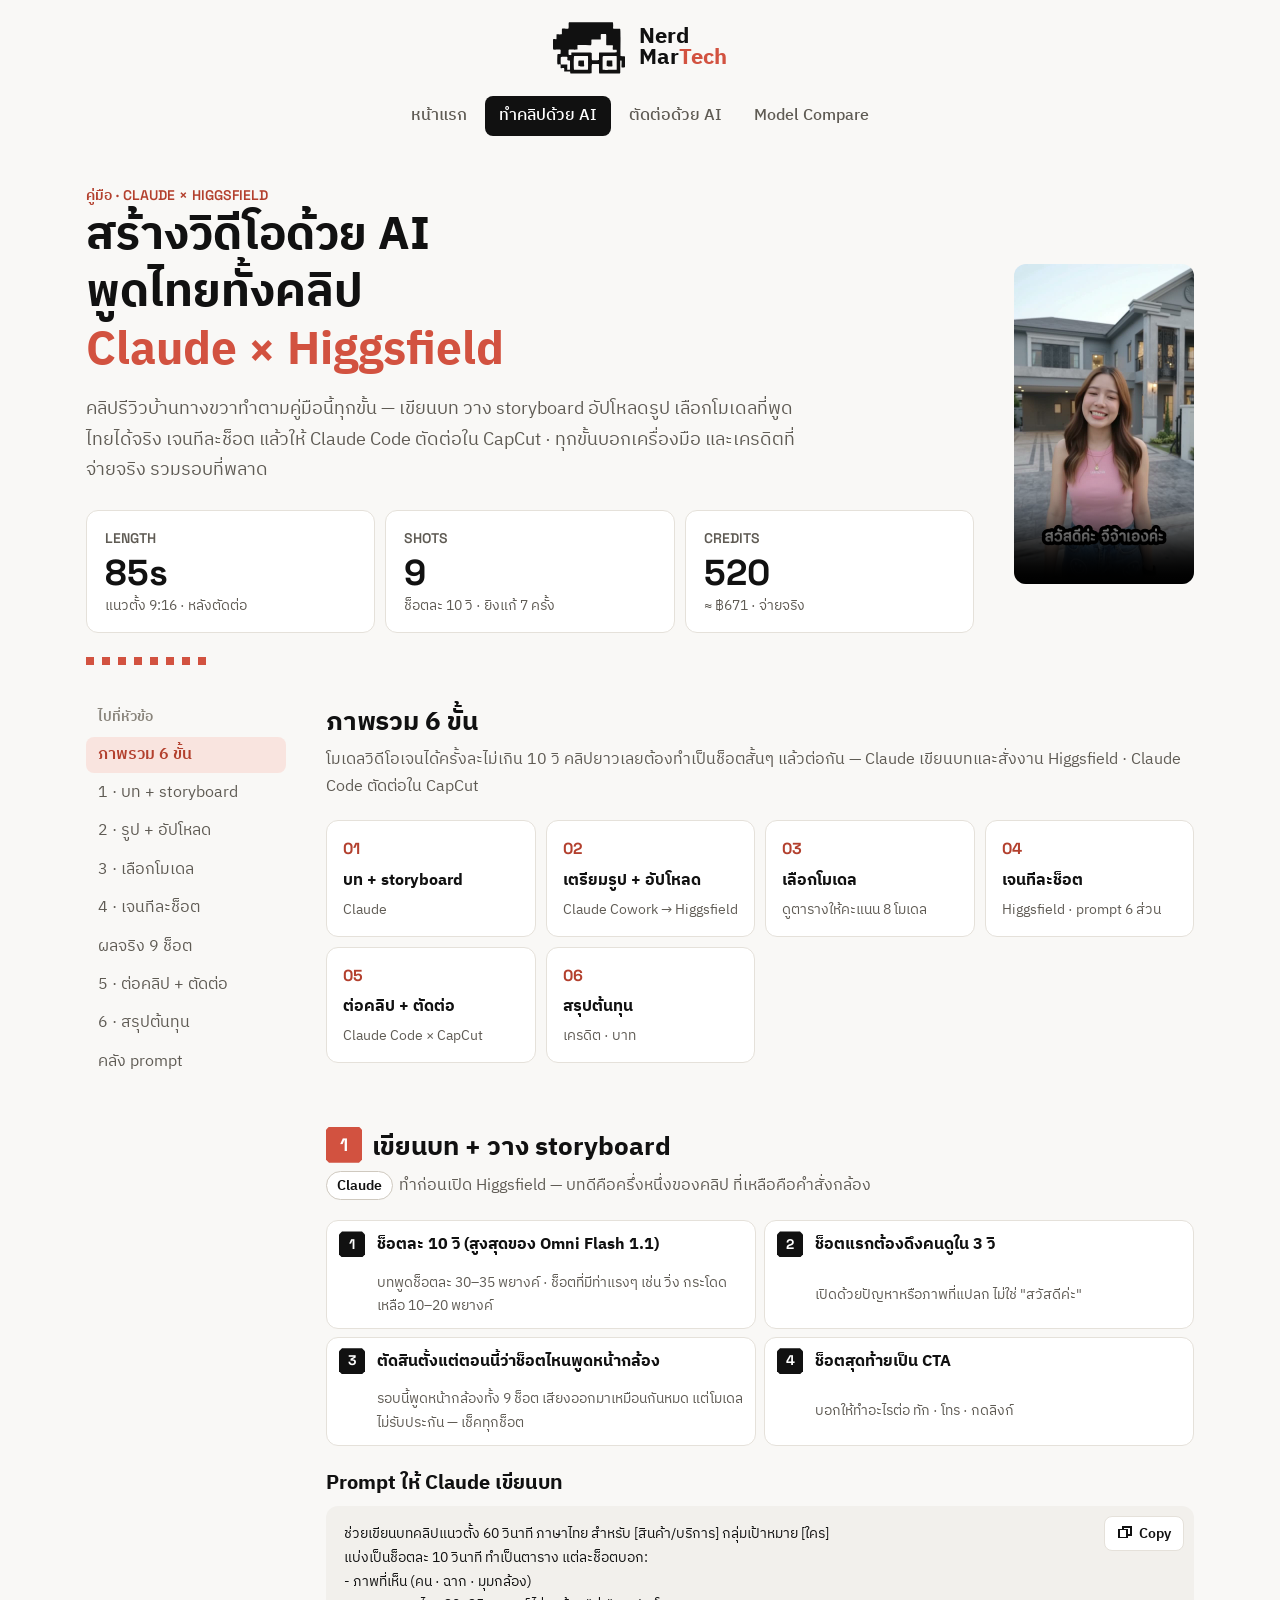
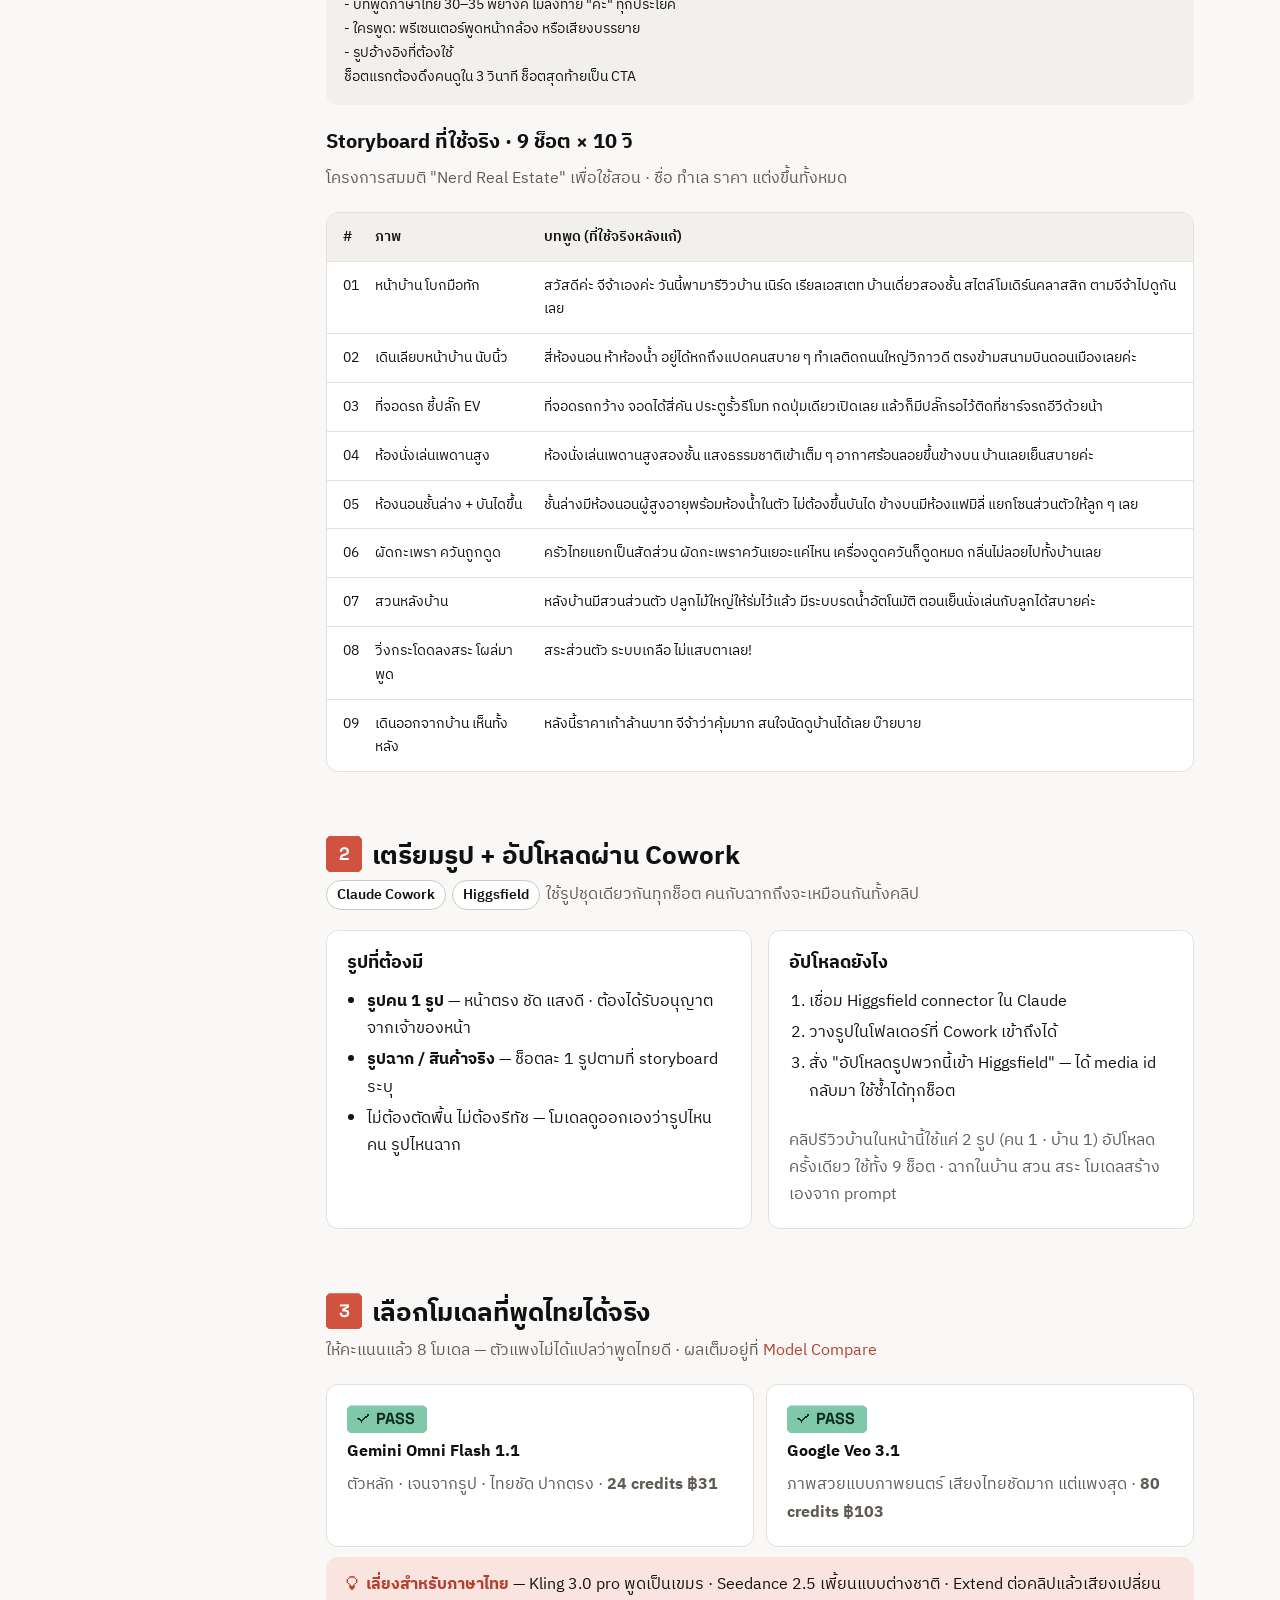
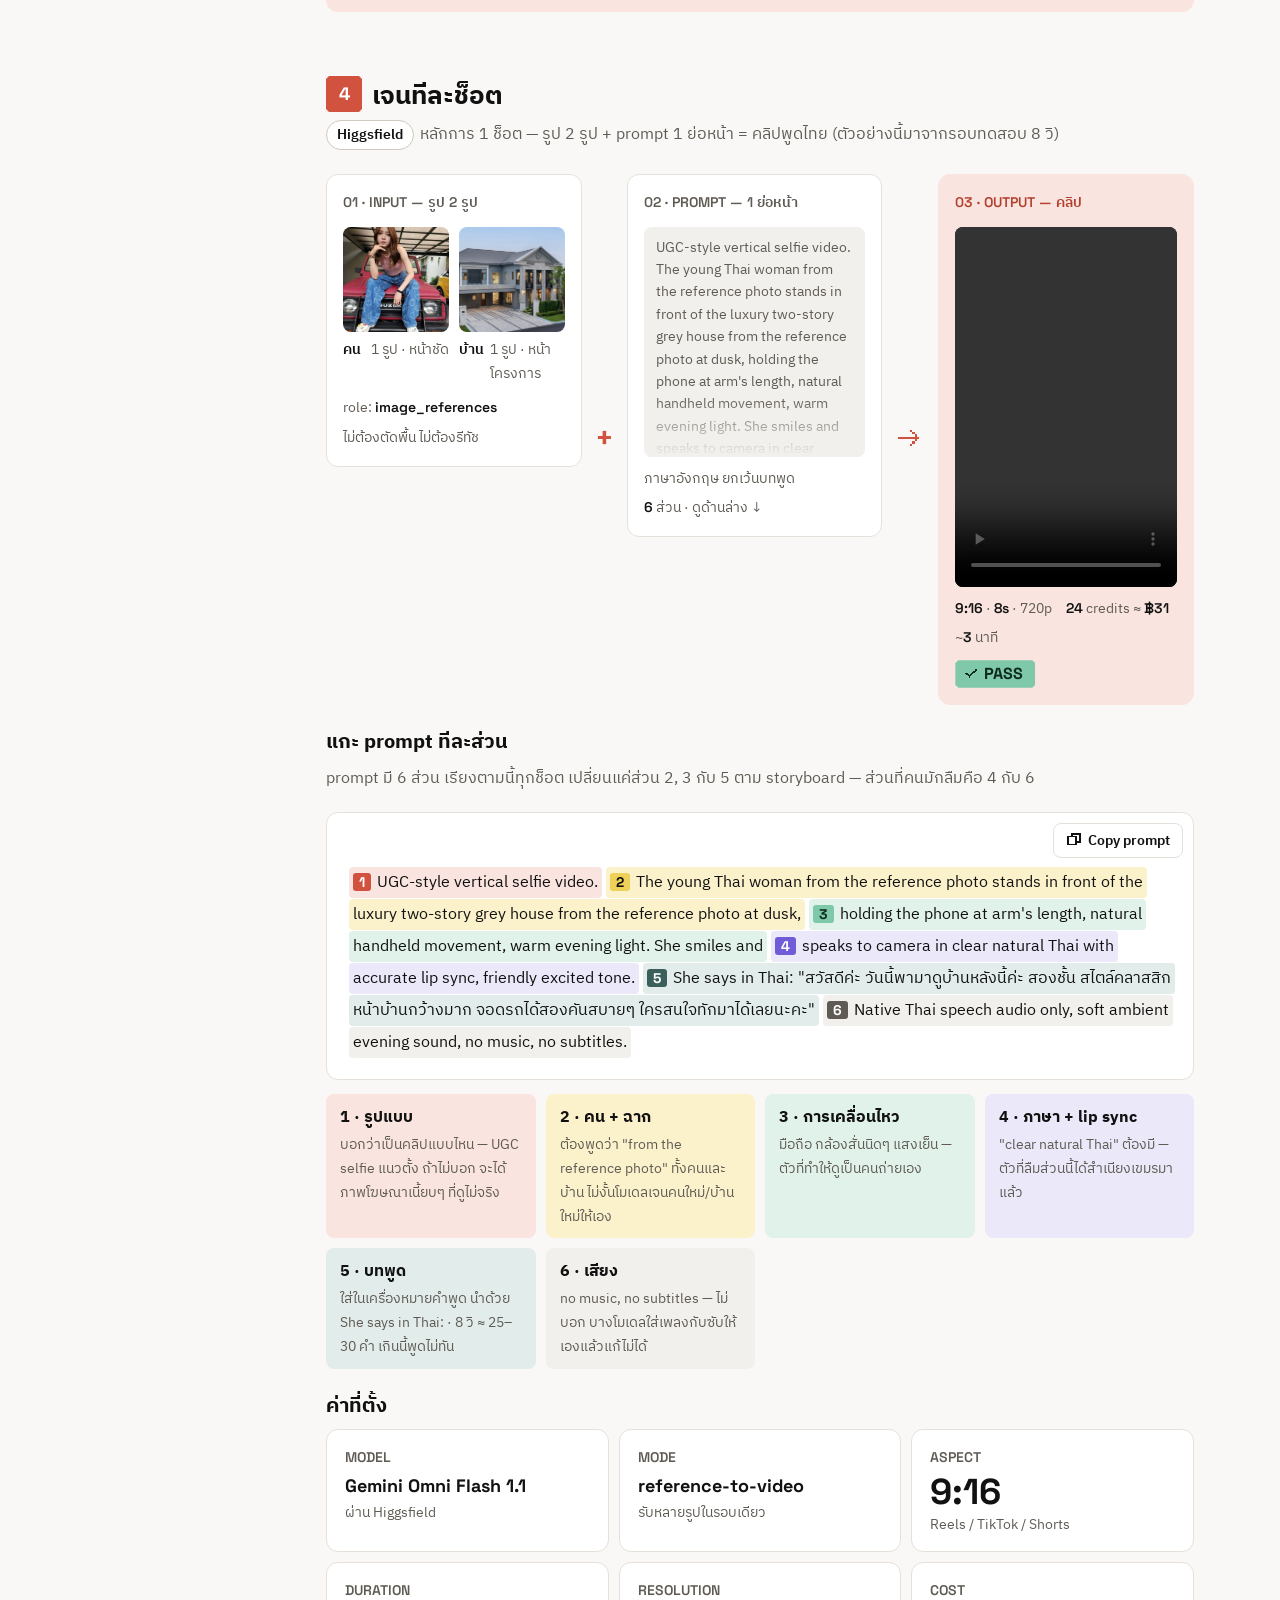
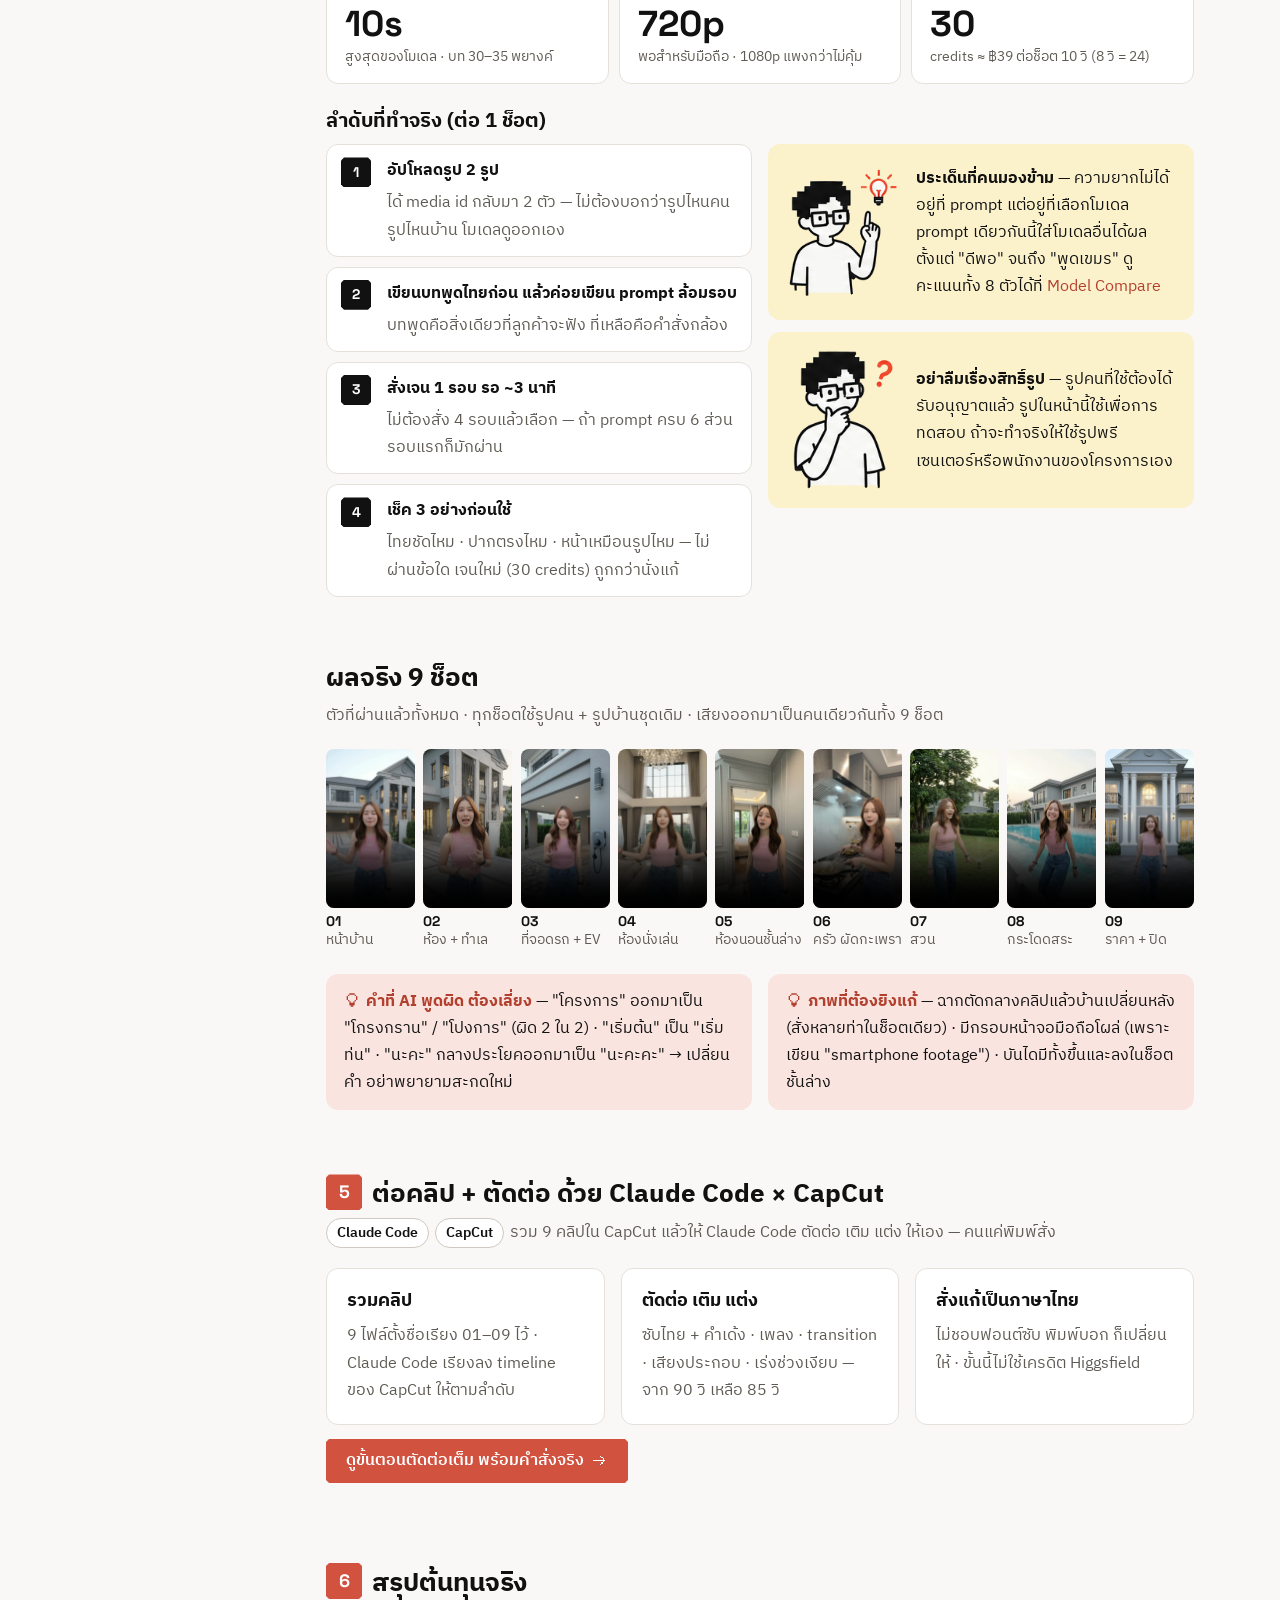
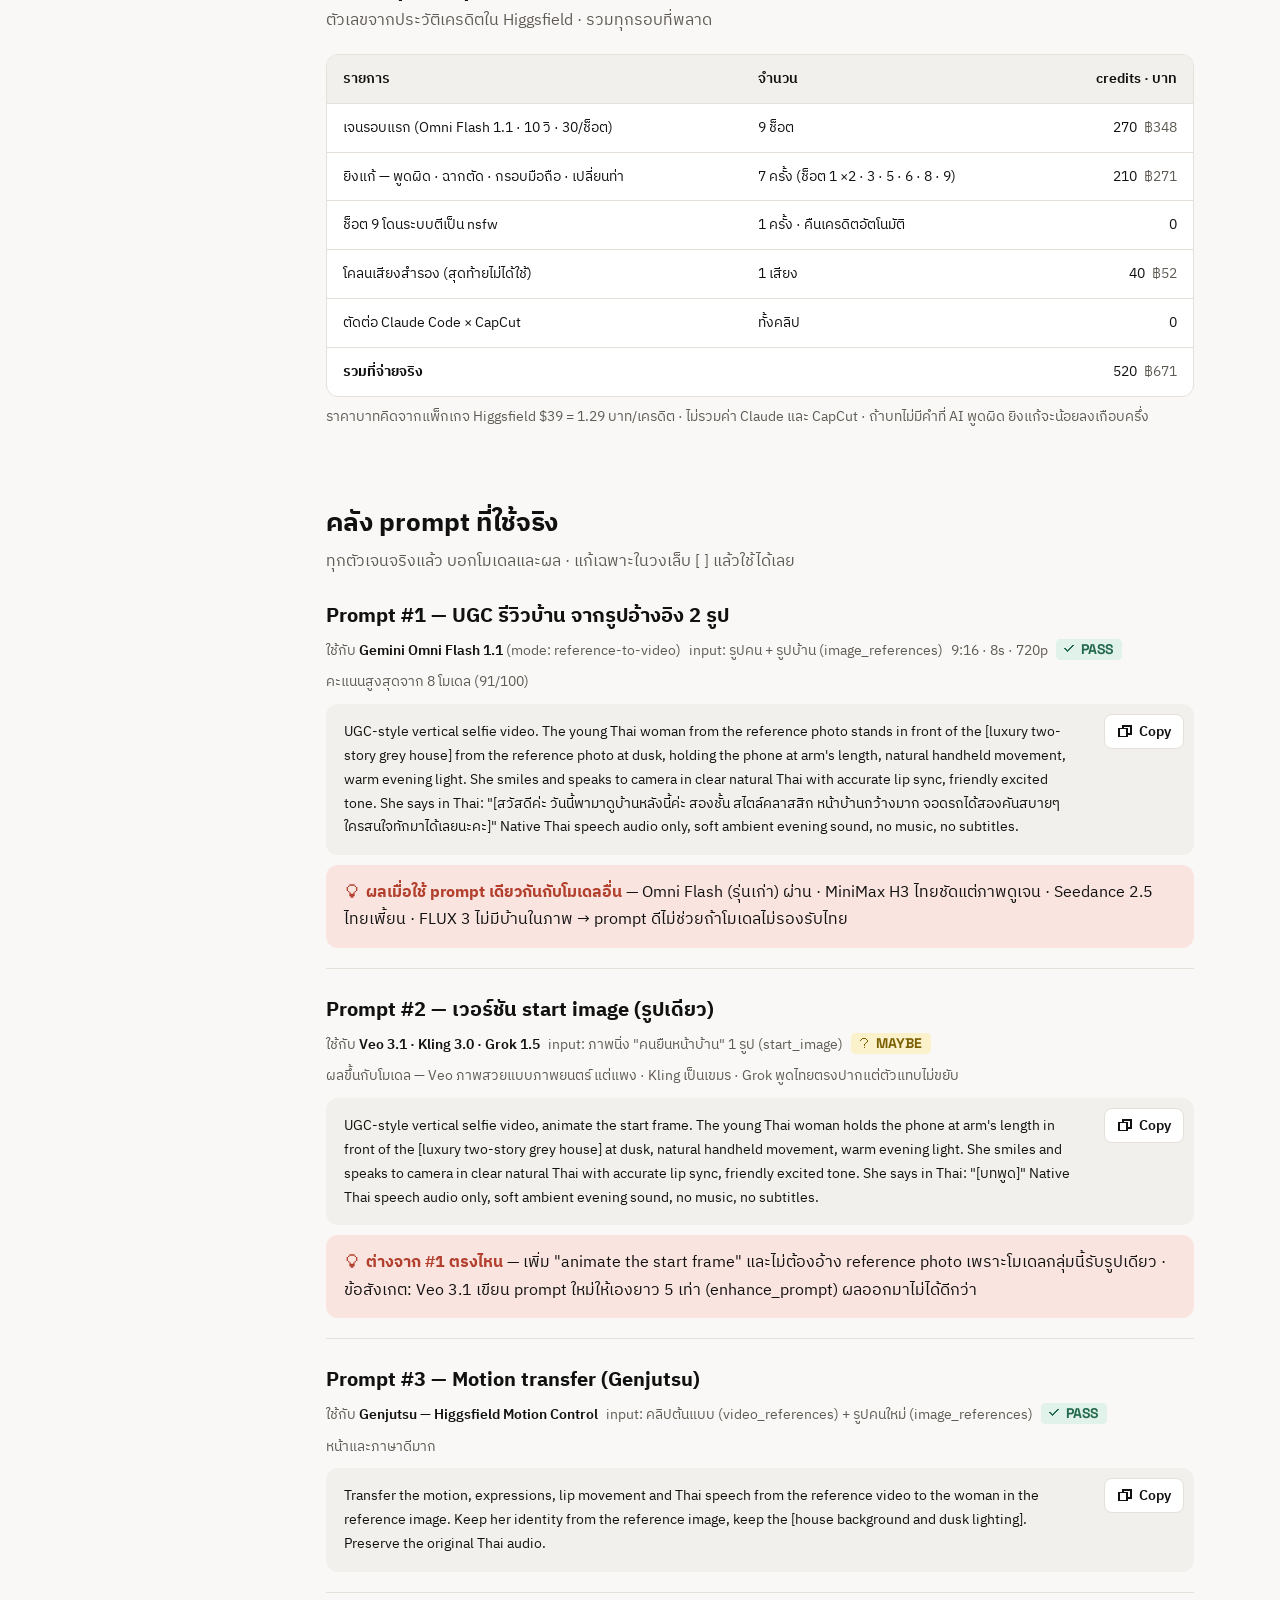
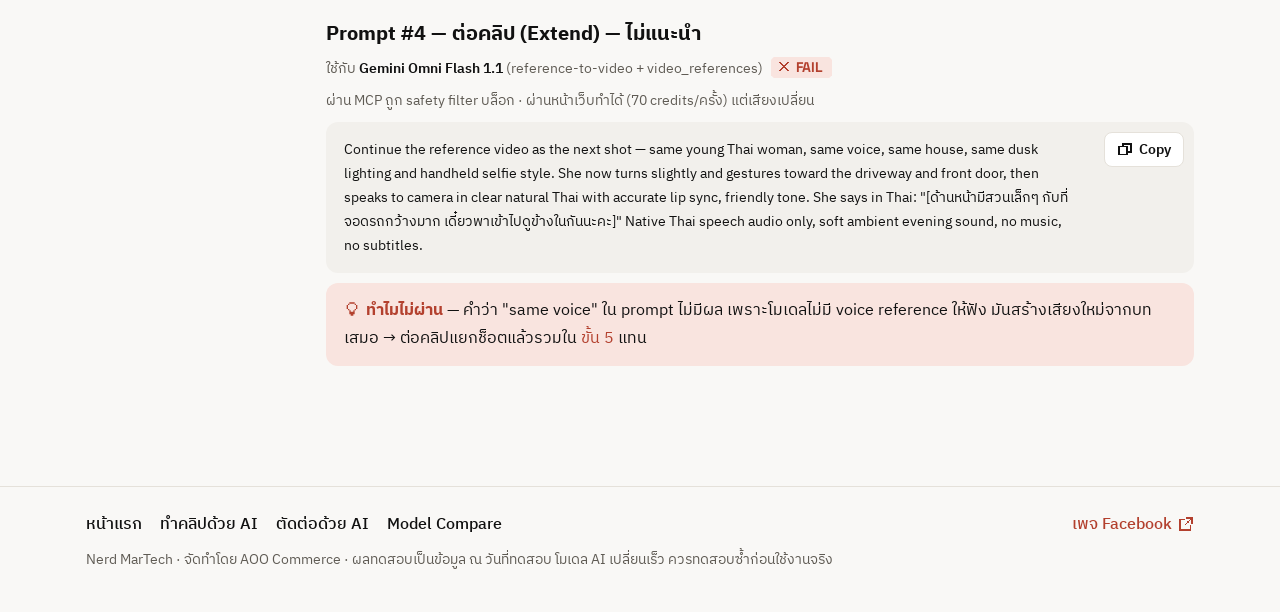
<file: ai-video.html>
<!DOCTYPE html>
<html lang="th">
<head>
<meta charset="UTF-8">
<meta name="viewport" content="width=device-width, initial-scale=1">
<title>สร้างวิดีโอด้วย AI พูดไทย — สอนทีละขั้น Claude × Higgsfield</title>
<meta name="description" content="สอนสร้างวิดีโอด้วย AI พูดไทยทีละขั้น: เขียนบท storyboard เลือก AI สร้างวิดีโอที่พูดไทยได้จริง เจนทีละช็อต ต่อคลิป ใส่ซับกับเพลง พร้อมเครดิตและค่าใช้จ่ายจริง">
<link rel="canonical" href="https://nerdmartech.com/ai-video.html">
<meta property="og:type" content="article">
<meta property="og:site_name" content="Nerd MarTech">
<meta property="og:title" content="สร้างวิดีโอด้วย AI พูดไทย — สอนทีละขั้น Claude × Higgsfield">
<meta property="og:description" content="สอนสร้างวิดีโอด้วย AI พูดไทยทีละขั้น: เขียนบท storyboard เลือก AI สร้างวิดีโอที่พูดไทยได้จริง เจนทีละช็อต ต่อคลิป ใส่ซับกับเพลง พร้อมเครดิตและค่าใช้จ่ายจริง">
<meta property="og:url" content="https://nerdmartech.com/ai-video.html">
<meta property="og:locale" content="th_TH">
<meta name="twitter:card" content="summary_large_image">
<meta property="og:image" content="https://nerdmartech.com/assets/og.png">
<meta property="og:image:width" content="1200">
<meta property="og:image:height" content="630">
<meta property="og:image:alt" content="Nerd MarTech — เนิร์ดนั่งหน้าแล็ปท็อป รอบตัวมีไอคอน Claude ChatGPT Gemini Canva CapCut Facebook LINE">
<meta name="twitter:image" content="https://nerdmartech.com/assets/og.png">
<script type="application/ld+json">
{"@context": "https://schema.org", "@type": "HowTo", "name": "ทำคลิปพูดไทยด้วย AI: Claude × Higgsfield", "description": "คู่มือทำคลิปพูดไทยด้วย AI ตั้งแต่เขียนบท วาง storyboard อัปโหลดรูป เลือกโมเดลที่พูดไทยได้จริง เจนทีละช็อต จนให้ Claude Code ตัดต่อใน CapCut พร้อมเครดิตและค่าใช้จ่ายจริง", "tool": [{"@type": "HowToTool", "name": "Claude"}, {"@type": "HowToTool", "name": "Higgsfield (Gemini Omni Flash 1.1)"}, {"@type": "HowToTool", "name": "Claude Code"}, {"@type": "HowToTool", "name": "CapCut"}], "estimatedCost": {"@type": "MonetaryAmount", "currency": "THB", "value": "671"}, "step": [{"@type": "HowToStep", "name": "เขียนบทและ storyboard", "text": "ให้ Claude เขียนบทแล้วแบ่งเป็นช็อตละ 10 วินาที บทพูดช็อตละราว 30–35 พยางค์"}, {"@type": "HowToStep", "name": "เตรียมรูปและอัปโหลด", "text": "รูปคนหน้าชัดและรูปฉากจริง อัปโหลดเข้า Higgsfield ผ่าน Claude"}, {"@type": "HowToStep", "name": "เลือกโมเดล", "text": "ใช้โมเดลที่พูดไทยผ่านการทดสอบ เช่น Gemini Omni Flash 1.1"}, {"@type": "HowToStep", "name": "เจนทีละช็อต", "text": "ใช้ prompt 6 ส่วนกับรูปอ้างอิงชุดเดิมทุกช็อต ช็อตไหนพูดผิดหรือภาพเพี้ยนเจนใหม่เฉพาะช็อตนั้น"}, {"@type": "HowToStep", "name": "ต่อคลิปและตัดต่อ", "text": "ให้ Claude Code รวมคลิปใน CapCut แล้วใส่ซับไทย เพลง transition เสียงประกอบให้เอง"}, {"@type": "HowToStep", "name": "สรุปต้นทุน", "text": "รวมเครดิตทุกช็อต รวมรอบที่เจนใหม่"}]}
</script>
<script type="application/ld+json">
{"@context": "https://schema.org", "@type": "VideoObject", "name": "คลิปรีวิวบ้านพูดไทย สร้างด้วย AI ทุกช็อต", "description": "คลิปรีวิวบ้าน 85 วินาที เจน 9 ช็อตด้วย Gemini Omni Flash 1.1 ผ่าน Higgsfield แล้วให้ Claude Code ตัดต่อใน CapCut", "thumbnailUrl": "https://nerdmartech.com/assets/videos/ugc-house-review-final.jpg", "contentUrl": "https://nerdmartech.com/assets/videos/ugc-house-review-final.mp4", "uploadDate": "2026-09-24", "duration": "PT1M25S", "inLanguage": "th"}
</script>
<script type="application/ld+json">
{"@context": "https://schema.org", "@type": "BreadcrumbList", "itemListElement": [{"@type": "ListItem", "position": 1, "name": "หน้าแรก", "item": "https://nerdmartech.com/"}, {"@type": "ListItem", "position": 2, "name": "สร้างวิดีโอด้วย AI", "item": "https://nerdmartech.com/ai-video.html"}]}
</script>
<link href="https://fonts.googleapis.com/css2?family=IBM+Plex+Sans+Thai:wght@400;500;600;700&family=Space+Grotesk:wght@500;600;700&family=Zen+Kaku+Gothic+New:wght@500;700&display=swap" rel="stylesheet">
<link rel="stylesheet" href="assets/style.css?v=20260925g">
<link rel="icon" href="favicon.ico?v=2" sizes="any">
<link rel="icon" type="image/png" sizes="32x32" href="assets/brand/favicon-32.png?v=2">
<link rel="apple-touch-icon" href="assets/brand/apple-touch-icon.png?v=2">
<meta name="theme-color" content="#f9f8f6">
<style>
/* ---- pipeline ---- */
.pipe{display:grid;grid-template-columns:1fr auto 1fr auto 1fr;gap:12px;align-items:start;margin:24px 0 8px}
.pipe .node{background:var(--card);border:1px solid var(--line);border-radius:var(--r);padding:16px;display:flex;flex-direction:column;gap:10px;position:relative}
.pipe .node .lab{margin-bottom:2px}
.pipe .arrow{font-size:28px;font-weight:700;display:flex;align-items:center;justify-content:center;color:var(--accent);padding:0 2px;align-self:center}
.pipe .arrow svg{width:28px;height:28px;fill:currentColor;shape-rendering:crispEdges}
.pipe .node.out{background:var(--accent-soft);border-color:var(--accent-soft)}
.inputs{display:grid;grid-template-columns:1fr 1fr;gap:10px}
.inputs figure{margin:0;display:flex;flex-direction:column;gap:6px}
.inputs img{width:100%;aspect-ratio:1/1;object-fit:cover;display:block;border-radius:var(--r-sm)}
.inputs figcaption{font-size:var(--fs-sm);color:var(--muted);display:flex;justify-content:space-between;gap:6px}
.inputs figcaption b{color:var(--text);font-weight:600}
.pipe .node video{width:100%;aspect-ratio:9/16;max-height:360px;object-fit:cover;background:#111;display:block;border-radius:var(--r-sm)}
.miniprompt{font-size:var(--fs-sm);line-height:1.6;color:var(--muted);background:var(--bg2);border-radius:var(--r-sm);padding:10px 12px;max-height:230px;overflow:hidden;position:relative}
.miniprompt::after{content:"";position:absolute;left:0;right:0;bottom:0;height:60px;background:linear-gradient(transparent,var(--bg2))}
.meta{display:flex;flex-wrap:wrap;gap:6px 14px;font-size:var(--fs-sm);color:var(--muted)}
.meta b{font-family:var(--font-display);color:var(--text);font-weight:600}
@media(max-width:820px){.pipe{grid-template-columns:1fr}.pipe .arrow{transform:rotate(90deg);padding:4px 0}}

/* ---- annotated prompt: each part = tinted fill (no underline/side border) ---- */
.anno{background:var(--card);border:1px solid var(--line);border-radius:var(--r);padding:20px 22px;font-size:var(--fs-md);line-height:2;position:relative}
.anno mark{color:var(--text);background:var(--t);padding:2px 4px;border-radius:4px;-webkit-box-decoration-break:clone;box-decoration-break:clone}
.anno mark::before{content:attr(data-n);font-family:var(--font-display);font-size:var(--fs-sm);font-weight:700;margin-right:6px;padding:0 6px;border-radius:3px;background:var(--c);color:var(--ci,#fff)}
.c1{--c:var(--accent);--t:var(--accent-soft)}
.c2{--c:var(--accent2);--t:var(--yellow-soft);--ci:#111}
.c3{--c:var(--ok);--t:var(--ok-soft);--ci:#0c2a1e}
.c4{--c:var(--purple);--t:var(--purple-soft)}
.c5{--c:var(--green);--t:var(--green-soft)}
.c6{--c:var(--muted);--t:var(--card2)}
.legend{display:grid;grid-template-columns:repeat(auto-fit,minmax(200px,1fr));gap:10px;margin-top:14px}
.legend div{background:var(--t);border-radius:var(--r-sm);padding:10px 14px;font-size:var(--fs-sm)}
.legend div b{display:block;font-size:var(--fs-md);margin-bottom:2px}
.legend div span{color:var(--muted)}


/* ---- guide ---- */
.wip{display:inline-flex;align-items:center;gap:6px;font-size:var(--fs-sm);font-weight:600;color:var(--warn-ink);background:var(--warn-soft);padding:2px 10px;border-radius:999px;white-space:nowrap}
.wip-box{border:2px dashed var(--line2);border-radius:var(--r);background:var(--card2);display:flex;flex-direction:column;align-items:center;justify-content:center;gap:10px;text-align:center;color:var(--muted);padding:24px}
.flow{display:grid;grid-template-columns:repeat(auto-fit,minmax(190px,1fr));gap:10px}
.flow a{display:flex;flex-direction:column;gap:4px;background:var(--card);border:1px solid var(--line);border-radius:var(--r);padding:14px 16px;color:var(--text)}
.flow a:hover{text-decoration:none;border-color:var(--line2);box-shadow:var(--shadow)}
.flow a b{font-size:var(--fs-md)}
.flow a small{color:var(--muted);font-size:var(--fs-sm)}
.flow .n{font-family:var(--font-display);font-weight:700;color:var(--accent-ink)}
.pick{display:grid;grid-template-columns:repeat(auto-fit,minmax(220px,1fr));gap:12px}
.pick .card h3{font-size:var(--fs-md)}
.pblock{padding:8px 0 20px;border-bottom:1px solid var(--line);margin-bottom:20px}
.pblock:last-child{border-bottom:0}
.pblock h3{margin:0 0 4px}
.check{margin:0;padding-left:20px}.check li{margin:4px 0}
</style>
</head>
<body data-page="ai-video.html">

<div class="wrap page-hero">
<div class="hero guide-hero split v916">
  <div>
    <div class="lab red">คู่มือ · Claude × Higgsfield</div>
    <h1>สร้างวิดีโอด้วย AI<br>พูดไทยทั้งคลิป<br><em>Claude × Higgsfield</em></h1>
    <p>คลิปรีวิวบ้านทางขวาทำตามคู่มือนี้ทุกขั้น — เขียนบท วาง storyboard อัปโหลดรูป เลือกโมเดลที่พูดไทยได้จริง เจนทีละช็อต แล้วให้ Claude Code ตัดต่อใน CapCut · ทุกขั้นบอกเครื่องมือ และเครดิตที่จ่ายจริง รวมรอบที่พลาด</p>
    <div class="stats">
      <div class="stat"><span class="lab">Length</span><span class="num">85s</span><small>แนวตั้ง 9:16 · หลังตัดต่อ</small></div>
      <div class="stat"><span class="lab">Shots</span><span class="num">9</span><small>ช็อตละ 10 วิ · ยิงแก้ 7 ครั้ง</small></div>
      <div class="stat"><span class="lab">Credits</span><span class="num">520</span><small>≈ ฿671 · จ่ายจริง</small></div>
    </div>
    <div class="px-divider"></div>
  </div>
  <video class="show-media" aria-label="คลิปรีวิวบ้านพูดไทย สร้างด้วย AI ทุกช็อต" src="assets/videos/ugc-house-review-final.mp4" poster="assets/videos/ugc-house-review-final.jpg" controls playsinline preload="none"></video>
</div>
</div>

<main id="content">

<!-- ===== OVERVIEW ===== -->
<section id="overview" data-toc="ภาพรวม 6 ขั้น">
  <h2>ภาพรวม 6 ขั้น</h2>
  <p class="h2sub">โมเดลวิดีโอเจนได้ครั้งละไม่เกิน 10 วิ คลิปยาวเลยต้องทำเป็นช็อตสั้นๆ แล้วต่อกัน — Claude เขียนบทและสั่งงาน Higgsfield · Claude Code ตัดต่อใน CapCut</p>
  <div class="flow">
    <a href="#step1"><span class="n">01</span><b>บท + storyboard</b><small>Claude</small></a>
    <a href="#step2"><span class="n">02</span><b>เตรียมรูป + อัปโหลด</b><small>Claude Cowork → Higgsfield</small></a>
    <a href="#step3"><span class="n">03</span><b>เลือกโมเดล</b><small>ดูตารางให้คะแนน 8 โมเดล</small></a>
    <a href="#step4"><span class="n">04</span><b>เจนทีละช็อต</b><small>Higgsfield · prompt 6 ส่วน</small></a>
    <a href="#step5"><span class="n">05</span><b>ต่อคลิป + ตัดต่อ</b><small>Claude Code × CapCut</small></a>
    <a href="#step6"><span class="n">06</span><b>สรุปต้นทุน</b><small>เครดิต · บาท</small></a>
  </div>
</section>

<!-- ===== STEP 1 ===== -->
<section id="step1" data-toc="1 · บท + storyboard">
  <h2><span class="stepno">1</span>เขียนบท + วาง storyboard</h2>
  <p class="h2sub"><span class="tool">Claude</span>ทำก่อนเปิด Higgsfield — บทดีคือครึ่งหนึ่งของคลิป ที่เหลือคือคำสั่งกล้อง</p>
  <ol class="steps compact">
    <li><b>ช็อตละ 10 วิ (สูงสุดของ Omni Flash 1.1)</b><span>บทพูดช็อตละ 30–35 พยางค์ · ช็อตที่มีท่าแรงๆ เช่น วิ่ง กระโดด เหลือ 10–20 พยางค์</span></li>
    <li><b>ช็อตแรกต้องดึงคนดูใน 3 วิ</b><span>เปิดด้วยปัญหาหรือภาพที่แปลก ไม่ใช่ "สวัสดีค่ะ"</span></li>
    <li><b>ตัดสินตั้งแต่ตอนนี้ว่าช็อตไหนพูดหน้ากล้อง</b><span>รอบนี้พูดหน้ากล้องทั้ง 9 ช็อต เสียงออกมาเหมือนกันหมด แต่โมเดลไม่รับประกัน — เช็คทุกช็อต</span></li>
    <li><b>ช็อตสุดท้ายเป็น CTA</b><span>บอกให้ทำอะไรต่อ ทัก · โทร · กดลิงก์</span></li>
  </ol>
  <h3>Prompt ให้ Claude เขียนบท</h3>
  <div class="prompt">
    <button class="copy">Copy</button>
<pre>ช่วยเขียนบทคลิปแนวตั้ง 60 วินาที ภาษาไทย สำหรับ [สินค้า/บริการ] กลุ่มเป้าหมาย [ใคร]
แบ่งเป็นช็อตละ 10 วินาที ทำเป็นตาราง แต่ละช็อตบอก:
- ภาพที่เห็น (คน · ฉาก · มุมกล้อง)
- บทพูดภาษาไทย 30–35 พยางค์ ไม่ลงท้าย "ค่ะ" ทุกประโยค
- ใครพูด: พรีเซนเตอร์พูดหน้ากล้อง หรือเสียงบรรยาย
- รูปอ้างอิงที่ต้องใช้
ช็อตแรกต้องดึงคนดูใน 3 วินาที ช็อตสุดท้ายเป็น CTA</pre>
  </div>
  <h3>Storyboard ที่ใช้จริง · 9 ช็อต × 10 วิ</h3>
  <p class="h2sub">โครงการสมมติ "Nerd Real Estate" เพื่อใช้สอน · ชื่อ ทำเล ราคา แต่งขึ้นทั้งหมด</p>
  <div class="tablewrap fit">
    <table>
      <thead><tr><th>#</th><th>ภาพ</th><th>บทพูด (ที่ใช้จริงหลังแก้)</th></tr></thead>
      <tbody>
        <tr><td>01</td><td>หน้าบ้าน โบกมือทัก</td><td>สวัสดีค่ะ จีจ้าเองค่ะ วันนี้พามารีวิวบ้าน เนิร์ด เรียลเอสเตท บ้านเดี่ยวสองชั้น สไตล์โมเดิร์นคลาสสิก ตามจีจ้าไปดูกันเลย</td></tr>
        <tr><td>02</td><td>เดินเลียบหน้าบ้าน นับนิ้ว</td><td>สี่ห้องนอน ห้าห้องน้ำ อยู่ได้หกถึงแปดคนสบาย ๆ ทำเลติดถนนใหญ่วิภาวดี ตรงข้ามสนามบินดอนเมืองเลยค่ะ</td></tr>
        <tr><td>03</td><td>ที่จอดรถ ชี้ปลั๊ก EV</td><td>ที่จอดรถกว้าง จอดได้สี่คัน ประตูรั้วรีโมท กดปุ่มเดียวเปิดเลย แล้วก็มีปลั๊กรอไว้ติดที่ชาร์จรถอีวีด้วยน้า</td></tr>
        <tr><td>04</td><td>ห้องนั่งเล่นเพดานสูง</td><td>ห้องนั่งเล่นเพดานสูงสองชั้น แสงธรรมชาติเข้าเต็ม ๆ อากาศร้อนลอยขึ้นข้างบน บ้านเลยเย็นสบายค่ะ</td></tr>
        <tr><td>05</td><td>ห้องนอนชั้นล่าง + บันไดขึ้น</td><td>ชั้นล่างมีห้องนอนผู้สูงอายุพร้อมห้องน้ำในตัว ไม่ต้องขึ้นบันได ข้างบนมีห้องแฟมิลี่ แยกโซนส่วนตัวให้ลูก ๆ เลย</td></tr>
        <tr><td>06</td><td>ผัดกะเพรา ควันถูกดูด</td><td>ครัวไทยแยกเป็นสัดส่วน ผัดกะเพราควันเยอะแค่ไหน เครื่องดูดควันก็ดูดหมด กลิ่นไม่ลอยไปทั้งบ้านเลย</td></tr>
        <tr><td>07</td><td>สวนหลังบ้าน</td><td>หลังบ้านมีสวนส่วนตัว ปลูกไม้ใหญ่ให้ร่มไว้แล้ว มีระบบรดน้ำอัตโนมัติ ตอนเย็นนั่งเล่นกับลูกได้สบายค่ะ</td></tr>
        <tr><td>08</td><td>วิ่งกระโดดลงสระ โผล่มาพูด</td><td>สระส่วนตัว ระบบเกลือ ไม่แสบตาเลย!</td></tr>
        <tr><td>09</td><td>เดินออกจากบ้าน เห็นทั้งหลัง</td><td>หลังนี้ราคาเก้าล้านบาท จีจ้าว่าคุ้มมาก สนใจนัดดูบ้านได้เลย บ๊ายบาย</td></tr>
      </tbody>
    </table>
  </div>
</section>

<!-- ===== STEP 2 ===== -->
<section id="step2" data-toc="2 · รูป + อัปโหลด">
  <h2><span class="stepno">2</span>เตรียมรูป + อัปโหลดผ่าน Cowork</h2>
  <p class="h2sub"><span class="tool">Claude Cowork</span><span class="tool">Higgsfield</span>ใช้รูปชุดเดียวกันทุกช็อต คนกับฉากถึงจะเหมือนกันทั้งคลิป</p>
  <div class="grid g2">
    <div class="card">
      <h3>รูปที่ต้องมี</h3>
      <ul class="check">
        <li><b>รูปคน 1 รูป</b> — หน้าตรง ชัด แสงดี · ต้องได้รับอนุญาตจากเจ้าของหน้า</li>
        <li><b>รูปฉาก / สินค้าจริง</b> — ช็อตละ 1 รูปตามที่ storyboard ระบุ</li>
        <li>ไม่ต้องตัดพื้น ไม่ต้องรีทัช — โมเดลดูออกเองว่ารูปไหนคน รูปไหนฉาก</li>
      </ul>
    </div>
    <div class="card">
      <h3>อัปโหลดยังไง</h3>
      <ol class="check">
        <li>เชื่อม Higgsfield connector ใน Claude</li>
        <li>วางรูปในโฟลเดอร์ที่ Cowork เข้าถึงได้</li>
        <li>สั่ง "อัปโหลดรูปพวกนี้เข้า Higgsfield" — ได้ media id กลับมา ใช้ซ้ำได้ทุกช็อต</li>
      </ol>
      <p style="margin-top:10px">คลิปรีวิวบ้านในหน้านี้ใช้แค่ 2 รูป (คน 1 · บ้าน 1) อัปโหลดครั้งเดียว ใช้ทั้ง 9 ช็อต · ฉากในบ้าน สวน สระ โมเดลสร้างเองจาก prompt</p>
    </div>
  </div>
</section>

<!-- ===== STEP 3 ===== -->
<section id="step3" data-toc="3 · เลือกโมเดล">
  <h2><span class="stepno">3</span>เลือกโมเดลที่พูดไทยได้จริง</h2>
  <p class="h2sub">ให้คะแนนแล้ว 8 โมเดล — ตัวแพงไม่ได้แปลว่าพูดไทยดี · ผลเต็มอยู่ที่ <a href="compare.html">Model Compare</a></p>
  <div class="pick">
    <div class="card"><span class="badge pass"><svg><use href="#i-pass"/></svg>PASS</span><h3>Gemini Omni Flash 1.1</h3><p>ตัวหลัก · เจนจากรูป · ไทยชัด ปากตรง · <b data-cr="24">24</b></p></div>
    <div class="card"><span class="badge pass"><svg><use href="#i-pass"/></svg>PASS</span><h3>Google Veo 3.1</h3><p>ภาพสวยแบบภาพยนตร์ เสียงไทยชัดมาก แต่แพงสุด · <b data-cr="80">80</b></p></div>
  </div>
  <div class="lesson"><b>เลี่ยงสำหรับภาษาไทย</b> — Kling 3.0 pro พูดเป็นเขมร · Seedance 2.5 เพี้ยนแบบต่างชาติ · Extend ต่อคลิปแล้วเสียงเปลี่ยน</div>
</section>

<!-- ===== STEP 4 ===== -->
<section id="step4" data-toc="4 · เจนทีละช็อต">
  <h2><span class="stepno">4</span>เจนทีละช็อต</h2>
  <p class="h2sub"><span class="tool">Higgsfield</span>หลักการ 1 ช็อต — รูป 2 รูป + prompt 1 ย่อหน้า = คลิปพูดไทย (ตัวอย่างนี้มาจากรอบทดสอบ 8 วิ)</p>
  <div class="pipe">
    <div class="node">
      <span class="lab">01 · INPUT — รูป 2 รูป</span>
      <div class="inputs">
        <figure><img data-zoom src="assets/image-reference/presenter.jpg" alt="รูปพรีเซนเตอร์ที่ใช้เป็นรูปอ้างอิง"><figcaption><b>คน</b><span>1 รูป · หน้าชัด</span></figcaption></figure>
        <figure><img data-zoom src="assets/image-reference/house.jpg" alt="รูปบ้านที่ใช้เป็นรูปอ้างอิง"><figcaption><b>บ้าน</b><span>1 รูป · หน้าโครงการ</span></figcaption></figure>
      </div>
      <div class="meta"><span>role: <b>image_references</b></span><span>ไม่ต้องตัดพื้น ไม่ต้องรีทัช</span></div>
    </div>
    <div class="arrow">+</div>
    <div class="node">
      <span class="lab">02 · PROMPT — 1 ย่อหน้า</span>
      <div class="miniprompt">UGC-style vertical selfie video. The young Thai woman from the reference photo stands in front of the luxury two-story grey house from the reference photo at dusk, holding the phone at arm's length, natural handheld movement, warm evening light. She smiles and speaks to camera in clear natural Thai with accurate lip sync, friendly excited tone. She says in Thai: "สวัสดีค่ะ วันนี้พามาดูบ้านหลังนี้ค่ะ …" Native Thai speech audio only, soft ambient evening sound, no music, no subtitles.</div>
      <div class="meta"><span>ภาษาอังกฤษ ยกเว้นบทพูด</span><span><b>6</b> ส่วน · ดูด้านล่าง ↓</span></div>
    </div>
    <div class="arrow"><svg><use href="#i-arrow"/></svg></div>
    <div class="node out">
      <span class="lab red">03 · OUTPUT — คลิป</span>
      <video controls preload="metadata" src="https://d8j0ntlcm91z4.cloudfront.net/user_3FvAUpXpCnZUma0p4ZCgNFe1CGD/hf_20260922_221717_f3028521-d89f-4e31-a02f-b57101865983.mp4#t=0.1"></video>
      <div class="meta"><span><b>9:16</b> · <b>8s</b> · 720p</span><span><b>24</b> credits ≈ <b>฿31</b></span><span>~<b>3</b> นาที</span></div>
      <span class="badge pass"><svg><use href="#i-pass"/></svg>PASS</span>
    </div>
  </div>

  <h3>แกะ prompt ทีละส่วน</h3>
  <p class="h2sub">prompt มี 6 ส่วน เรียงตามนี้ทุกช็อต เปลี่ยนแค่ส่วน 2, 3 กับ 5 ตาม storyboard — ส่วนที่คนมักลืมคือ 4 กับ 6</p>
  <div class="anno" id="anno">
    <button class="copy">Copy prompt</button>
    <mark class="c1" data-n="1">UGC-style vertical selfie video.</mark>
    <mark class="c2" data-n="2">The young Thai woman from the reference photo stands in front of the luxury two-story grey house from the reference photo at dusk,</mark>
    <mark class="c3" data-n="3">holding the phone at arm's length, natural handheld movement, warm evening light. She smiles and</mark>
    <mark class="c4" data-n="4">speaks to camera in clear natural Thai with accurate lip sync, friendly excited tone.</mark>
    <mark class="c5" data-n="5">She says in Thai: "สวัสดีค่ะ วันนี้พามาดูบ้านหลังนี้ค่ะ สองชั้น สไตล์คลาสสิก หน้าบ้านกว้างมาก จอดรถได้สองคันสบายๆ ใครสนใจทักมาได้เลยนะคะ"</mark>
    <mark class="c6" data-n="6">Native Thai speech audio only, soft ambient evening sound, no music, no subtitles.</mark>
  </div>
  <div class="legend">
    <div class="c1"><b>1 · รูปแบบ</b><span>บอกว่าเป็นคลิปแบบไหน — UGC selfie แนวตั้ง ถ้าไม่บอก จะได้ภาพโฆษณาเนี้ยบๆ ที่ดูไม่จริง</span></div>
    <div class="c2"><b>2 · คน + ฉาก</b><span>ต้องพูดว่า "from the reference photo" ทั้งคนและบ้าน ไม่งั้นโมเดลเจนคนใหม่/บ้านใหม่ให้เอง</span></div>
    <div class="c3"><b>3 · การเคลื่อนไหว</b><span>มือถือ กล้องสั่นนิดๆ แสงเย็น — ตัวที่ทำให้ดูเป็นคนถ่ายเอง</span></div>
    <div class="c4"><b>4 · ภาษา + lip sync</b><span>"clear natural Thai" ต้องมี — ตัวที่ลืมส่วนนี้ได้สำเนียงเขมรมาแล้ว</span></div>
    <div class="c5"><b>5 · บทพูด</b><span>ใส่ในเครื่องหมายคำพูด นำด้วย She says in Thai: · 8 วิ ≈ 25–30 คำ เกินนี้พูดไม่ทัน</span></div>
    <div class="c6"><b>6 · เสียง</b><span>no music, no subtitles — ไม่บอก บางโมเดลใส่เพลงกับซับให้เองแล้วแก้ไม่ได้</span></div>
  </div>

  <h3>ค่าที่ตั้ง</h3>
  <div class="stats">
    <div class="stat"><span class="lab">Model</span><span class="num txt">Gemini Omni Flash 1.1</span><small>ผ่าน Higgsfield</small></div>
    <div class="stat"><span class="lab">Mode</span><span class="num txt">reference-to-video</span><small>รับหลายรูปในรอบเดียว</small></div>
    <div class="stat"><span class="lab">Aspect</span><span class="num">9:16</span><small>Reels / TikTok / Shorts</small></div>
    <div class="stat"><span class="lab">Duration</span><span class="num">10s</span><small>สูงสุดของโมเดล · บท 30–35 พยางค์</small></div>
    <div class="stat"><span class="lab">Resolution</span><span class="num">720p</span><small>พอสำหรับมือถือ · 1080p แพงกว่าไม่คุ้ม</small></div>
    <div class="stat"><span class="lab">Cost</span><span class="num">30</span><small>credits ≈ ฿39 ต่อช็อต 10 วิ (8 วิ = 24)</small></div>
  </div>

  <h3>ลำดับที่ทำจริง (ต่อ 1 ช็อต)</h3>
  <div class="grid g2">
    <ol class="steps">
      <li><b>อัปโหลดรูป 2 รูป</b><span>ได้ media id กลับมา 2 ตัว — ไม่ต้องบอกว่ารูปไหนคน รูปไหนบ้าน โมเดลดูออกเอง</span></li>
      <li><b>เขียนบทพูดไทยก่อน แล้วค่อยเขียน prompt ล้อมรอบ</b><span>บทพูดคือสิ่งเดียวที่ลูกค้าจะฟัง ที่เหลือคือคำสั่งกล้อง</span></li>
      <li><b>สั่งเจน 1 รอบ รอ ~3 นาที</b><span>ไม่ต้องสั่ง 4 รอบแล้วเลือก — ถ้า prompt ครบ 6 ส่วน รอบแรกก็มักผ่าน</span></li>
      <li><b>เช็ค 3 อย่างก่อนใช้</b><span>ไทยชัดไหม · ปากตรงไหม · หน้าเหมือนรูปไหม — ไม่ผ่านข้อใด เจนใหม่ (30 credits) ถูกกว่านั่งแก้</span></li>
    </ol>
    <div style="display:flex;flex-direction:column;gap:12px">
      <div class="nerd-note">
        <img src="assets/character/17-idea.png" alt="">
        <p><b>ประเด็นที่คนมองข้าม</b> — ความยากไม่ได้อยู่ที่ prompt แต่อยู่ที่เลือกโมเดล prompt เดียวกันนี้ใส่โมเดลอื่นได้ผลตั้งแต่ "ดีพอ" จนถึง "พูดเขมร" ดูคะแนนทั้ง 8 ตัวได้ที่ <a href="compare.html">Model Compare</a></p>
      </div>
      <div class="nerd-note">
        <img src="assets/character/08-think.png" alt="">
        <p><b>อย่าลืมเรื่องสิทธิ์รูป</b> — รูปคนที่ใช้ต้องได้รับอนุญาตแล้ว รูปในหน้านี้ใช้เพื่อการทดสอบ ถ้าจะทำจริงให้ใช้รูปพรีเซนเตอร์หรือพนักงานของโครงการเอง</p>
      </div>
    </div>
  </div>
</section>

<section id="step4-result" data-toc="ผลจริง 9 ช็อต">
  <h2>ผลจริง 9 ช็อต</h2>
  <p class="h2sub">ตัวที่ผ่านแล้วทั้งหมด · ทุกช็อตใช้รูปคน + รูปบ้านชุดเดิม · เสียงออกมาเป็นคนเดียวกันทั้ง 9 ช็อต</p>
  <div class="clips">
    <figure><video src="assets/videos/ugc-house/01-front-intro.mp4" poster="assets/videos/ugc-house/01-front-intro.jpg" controls playsinline preload="none"></video><figcaption><b>01</b>หน้าบ้าน</figcaption></figure>
    <figure><video src="assets/videos/ugc-house/02-front-location.mp4" poster="assets/videos/ugc-house/02-front-location.jpg" controls playsinline preload="none"></video><figcaption><b>02</b>ห้อง + ทำเล</figcaption></figure>
    <figure><video src="assets/videos/ugc-house/03-carport-ev.mp4" poster="assets/videos/ugc-house/03-carport-ev.jpg" controls playsinline preload="none"></video><figcaption><b>03</b>ที่จอดรถ + EV</figcaption></figure>
    <figure><video src="assets/videos/ugc-house/04-living-room.mp4" poster="assets/videos/ugc-house/04-living-room.jpg" controls playsinline preload="none"></video><figcaption><b>04</b>ห้องนั่งเล่น</figcaption></figure>
    <figure><video src="assets/videos/ugc-house/05-private-zone.mp4" poster="assets/videos/ugc-house/05-private-zone.jpg" controls playsinline preload="none"></video><figcaption><b>05</b>ห้องนอนชั้นล่าง</figcaption></figure>
    <figure><video src="assets/videos/ugc-house/06-kitchen-krapao.mp4" poster="assets/videos/ugc-house/06-kitchen-krapao.jpg" controls playsinline preload="none"></video><figcaption><b>06</b>ครัว ผัดกะเพรา</figcaption></figure>
    <figure><video src="assets/videos/ugc-house/07-garden.mp4" poster="assets/videos/ugc-house/07-garden.jpg" controls playsinline preload="none"></video><figcaption><b>07</b>สวน</figcaption></figure>
    <figure><video src="assets/videos/ugc-house/08-pool-jump.mp4" poster="assets/videos/ugc-house/08-pool-jump.jpg" controls playsinline preload="none"></video><figcaption><b>08</b>กระโดดสระ</figcaption></figure>
    <figure><video src="assets/videos/ugc-house/09-price-outro.mp4" poster="assets/videos/ugc-house/09-price-outro.jpg" controls playsinline preload="none"></video><figcaption><b>09</b>ราคา + ปิด</figcaption></figure>
  </div>
  <div class="grid g2" style="margin-top:14px">
    <div class="lesson"><b>คำที่ AI พูดผิด ต้องเลี่ยง</b> — "โครงการ" ออกมาเป็น "โกรงกราน" / "โปงการ" (ผิด 2 ใน 2) · "เริ่มต้น" เป็น "เริ่มท่น" · "นะคะ" กลางประโยคออกมาเป็น "นะคะคะ" → เปลี่ยนคำ อย่าพยายามสะกดใหม่</div>
    <div class="lesson"><b>ภาพที่ต้องยิงแก้</b> — ฉากตัดกลางคลิปแล้วบ้านเปลี่ยนหลัง (สั่งหลายท่าในช็อตเดียว) · มีกรอบหน้าจอมือถือโผล่ (เพราะเขียน "smartphone footage") · บันไดมีทั้งขึ้นและลงในช็อตชั้นล่าง</div>
  </div>
</section>

<!-- ===== STEP 5 ===== -->
<section id="step5" data-toc="5 · ต่อคลิป + ตัดต่อ">
  <h2><span class="stepno">5</span>ต่อคลิป + ตัดต่อ ด้วย Claude Code × CapCut</h2>
  <p class="h2sub"><span class="tool">Claude Code</span><span class="tool">CapCut</span>รวม 9 คลิปใน CapCut แล้วให้ Claude Code ตัดต่อ เติม แต่ง ให้เอง — คนแค่พิมพ์สั่ง</p>
  <div class="grid g3">
    <div class="card"><h3>รวมคลิป</h3><p>9 ไฟล์ตั้งชื่อเรียง 01–09 ไว้ · Claude Code เรียงลง timeline ของ CapCut ให้ตามลำดับ</p></div>
    <div class="card"><h3>ตัดต่อ เติม แต่ง</h3><p>ซับไทย + คำเด้ง · เพลง · transition · เสียงประกอบ · เร่งช่วงเงียบ — จาก 90 วิ เหลือ 85 วิ</p></div>
    <div class="card"><h3>สั่งแก้เป็นภาษาไทย</h3><p>ไม่ชอบฟอนต์ซับ พิมพ์บอก ก็เปลี่ยนให้ · ขั้นนี้ไม่ใช้เครดิต Higgsfield</p></div>
  </div>
  <p style="margin-top:14px"><a class="btn primary" href="ai-edit.html">ดูขั้นตอนตัดต่อเต็ม พร้อมคำสั่งจริง <svg><use href="#i-arrow"/></svg></a></p>
</section>

<!-- ===== STEP 6 ===== -->
<section id="step6" data-toc="6 · สรุปต้นทุน">
  <h2><span class="stepno">6</span>สรุปต้นทุนจริง</h2>
  <p class="h2sub">ตัวเลขจากประวัติเครดิตใน Higgsfield · รวมทุกรอบที่พลาด</p>
  <div class="tablewrap fit">
    <table>
      <thead><tr><th>รายการ</th><th>จำนวน</th><th class="num">credits · บาท</th></tr></thead>
      <tbody>
        <tr><td>เจนรอบแรก (Omni Flash 1.1 · 10 วิ · 30/ช็อต)</td><td>9 ช็อต</td><td class="num" data-cr="270">270</td></tr>
        <tr><td>ยิงแก้ — พูดผิด · ฉากตัด · กรอบมือถือ · เปลี่ยนท่า</td><td>7 ครั้ง (ช็อต 1 ×2 · 3 · 5 · 6 · 8 · 9)</td><td class="num" data-cr="210">210</td></tr>
        <tr><td>ช็อต 9 โดนระบบตีเป็น nsfw</td><td>1 ครั้ง · คืนเครดิตอัตโนมัติ</td><td class="num">0</td></tr>
        <tr><td>โคลนเสียงสำรอง (สุดท้ายไม่ได้ใช้)</td><td>1 เสียง</td><td class="num" data-cr="40">40</td></tr>
        <tr><td>ตัดต่อ Claude Code × CapCut</td><td>ทั้งคลิป</td><td class="num">0</td></tr>
        <tr><td><b>รวมที่จ่ายจริง</b></td><td></td><td class="num" data-cr="520">520</td></tr>
      </tbody>
    </table>
  </div>
  <p class="rate-note" style="margin-top:8px">ราคาบาทคิดจากแพ็กเกจ Higgsfield $39 = 1.29 บาท/เครดิต · ไม่รวมค่า Claude และ CapCut · ถ้าบทไม่มีคำที่ AI พูดผิด ยิงแก้จะน้อยลงเกือบครึ่ง</p>
</section>

<!-- ===== PROMPT LIBRARY ===== -->
<section id="prompts" data-toc="คลัง prompt">
  <h2>คลัง prompt ที่ใช้จริง</h2>
  <p class="h2sub">ทุกตัวเจนจริงแล้ว บอกโมเดลและผล · แก้เฉพาะในวงเล็บ [ ] แล้วใช้ได้เลย</p>
  <div class="pblock" id="p-ugc">
  <h3>Prompt #1 — UGC รีวิวบ้าน จากรูปอ้างอิง 2 รูป</h3>
  <div class="pmeta">
    <span>ใช้กับ <b>Gemini Omni Flash 1.1</b> (mode: reference-to-video)</span>
    <span>input: รูปคน + รูปบ้าน (image_references)</span>
    <span>9:16 · 8s · 720p</span>
    <span class="badge soft sm pass"><svg><use href="#i-pass"/></svg>Pass</span><span>คะแนนสูงสุดจาก 8 โมเดล (91/100)</span>
  </div>
  <div class="prompt">
    <button class="copy">Copy</button>
<pre>UGC-style vertical selfie video. The young Thai woman from the reference photo stands in front of the [luxury two-story grey house] from the reference photo at dusk, holding the phone at arm's length, natural handheld movement, warm evening light. She smiles and speaks to camera in clear natural Thai with accurate lip sync, friendly excited tone. She says in Thai: "[สวัสดีค่ะ วันนี้พามาดูบ้านหลังนี้ค่ะ สองชั้น สไตล์คลาสสิก หน้าบ้านกว้างมาก จอดรถได้สองคันสบายๆ ใครสนใจทักมาได้เลยนะคะ]" Native Thai speech audio only, soft ambient evening sound, no music, no subtitles.</pre>
  </div>
  <div class="lesson"><b>ผลเมื่อใช้ prompt เดียวกันกับโมเดลอื่น</b> — Omni Flash (รุ่นเก่า) ผ่าน · MiniMax H3 ไทยชัดแต่ภาพดูเจน · Seedance 2.5 ไทยเพี้ยน · FLUX 3 ไม่มีบ้านในภาพ → prompt ดีไม่ช่วยถ้าโมเดลไม่รองรับไทย</div>
  </div>
  <div class="pblock" id="p-start">
  <h3>Prompt #2 — เวอร์ชัน start image (รูปเดียว)</h3>
  <div class="pmeta">
    <span>ใช้กับ <b>Veo 3.1 · Kling 3.0 · Grok 1.5</b></span>
    <span>input: ภาพนิ่ง "คนยืนหน้าบ้าน" 1 รูป (start_image)</span>
    <span class="badge soft sm maybe"><svg><use href="#i-maybe"/></svg>Maybe</span><span>ผลขึ้นกับโมเดล — Veo ภาพสวยแบบภาพยนตร์ แต่แพง · Kling เป็นเขมร · Grok พูดไทยตรงปากแต่ตัวแทบไม่ขยับ</span>
  </div>
  <div class="prompt">
    <button class="copy">Copy</button>
<pre>UGC-style vertical selfie video, animate the start frame. The young Thai woman holds the phone at arm's length in front of the [luxury two-story grey house] at dusk, natural handheld movement, warm evening light. She smiles and speaks to camera in clear natural Thai with accurate lip sync, friendly excited tone. She says in Thai: "[บทพูด]" Native Thai speech audio only, soft ambient evening sound, no music, no subtitles.</pre>
  </div>
  <div class="lesson"><b>ต่างจาก #1 ตรงไหน</b> — เพิ่ม "animate the start frame" และไม่ต้องอ้าง reference photo เพราะโมเดลกลุ่มนี้รับรูปเดียว · ข้อสังเกต: Veo 3.1 เขียน prompt ใหม่ให้เองยาว 5 เท่า (enhance_prompt) ผลออกมาไม่ได้ดีกว่า</div>
  </div>
  <div class="pblock" id="p-motion">
  <h3>Prompt #3 — Motion transfer (Genjutsu)</h3>
  <div class="pmeta">
    <span>ใช้กับ <b>Genjutsu — Higgsfield Motion Control</b></span>
    <span>input: คลิปต้นแบบ (video_references) + รูปคนใหม่ (image_references)</span>
    <span class="badge soft sm pass"><svg><use href="#i-pass"/></svg>Pass</span><span>หน้าและภาษาดีมาก</span>
  </div>
  <div class="prompt">
    <button class="copy">Copy</button>
<pre>Transfer the motion, expressions, lip movement and Thai speech from the reference video to the woman in the reference image. Keep her identity from the reference image, keep the [house background and dusk lighting]. Preserve the original Thai audio.</pre>
  </div>
  </div>
  <div class="pblock" id="p-extend">
  <h3>Prompt #4 — ต่อคลิป (Extend) — ไม่แนะนำ</h3>
  <div class="pmeta">
    <span>ใช้กับ <b>Gemini Omni Flash 1.1</b> (reference-to-video + video_references)</span>
    <span class="badge soft sm fail"><svg><use href="#i-fail"/></svg>Fail</span><span>ผ่าน MCP ถูก safety filter บล็อก · ผ่านหน้าเว็บทำได้ (70 credits/ครั้ง) แต่เสียงเปลี่ยน</span>
  </div>
  <div class="prompt">
    <button class="copy">Copy</button>
<pre>Continue the reference video as the next shot — same young Thai woman, same voice, same house, same dusk lighting and handheld selfie style. She now turns slightly and gestures toward the driveway and front door, then speaks to camera in clear natural Thai with accurate lip sync, friendly tone. She says in Thai: "[ด้านหน้ามีสวนเล็กๆ กับที่จอดรถกว้างมาก เดี๋ยวพาเข้าไปดูข้างในกันนะคะ]" Native Thai speech audio only, soft ambient evening sound, no music, no subtitles.</pre>
  </div>
  <div class="lesson"><b>ทำไมไม่ผ่าน</b> — คำว่า "same voice" ใน prompt ไม่มีผล เพราะโมเดลไม่มี voice reference ให้ฟัง มันสร้างเสียงใหม่จากบทเสมอ → ต่อคลิปแยกช็อตแล้วรวมใน <a href="#step5">ขั้น 5</a> แทน</div>
  </div>
</section>

</main>

<script src="assets/site.js?v=20260925g"></script>
</body>
</html>
</file>
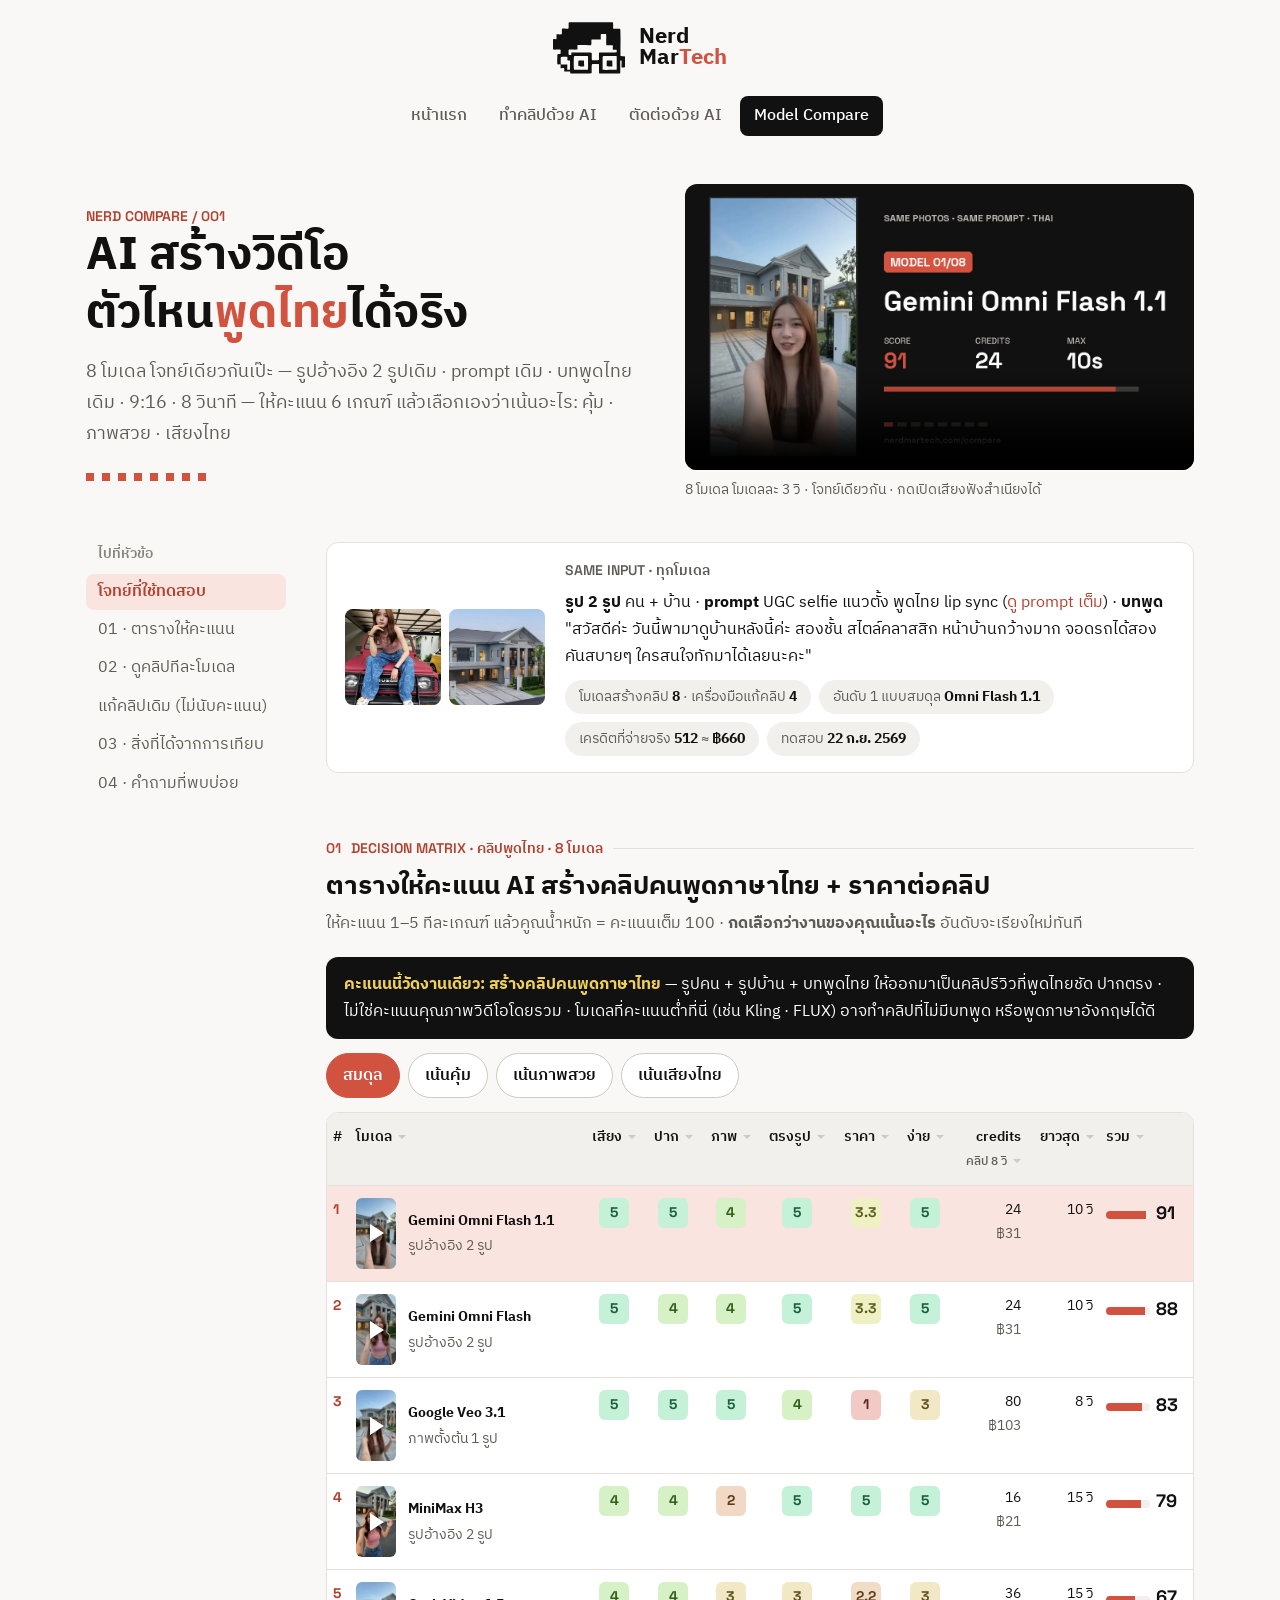
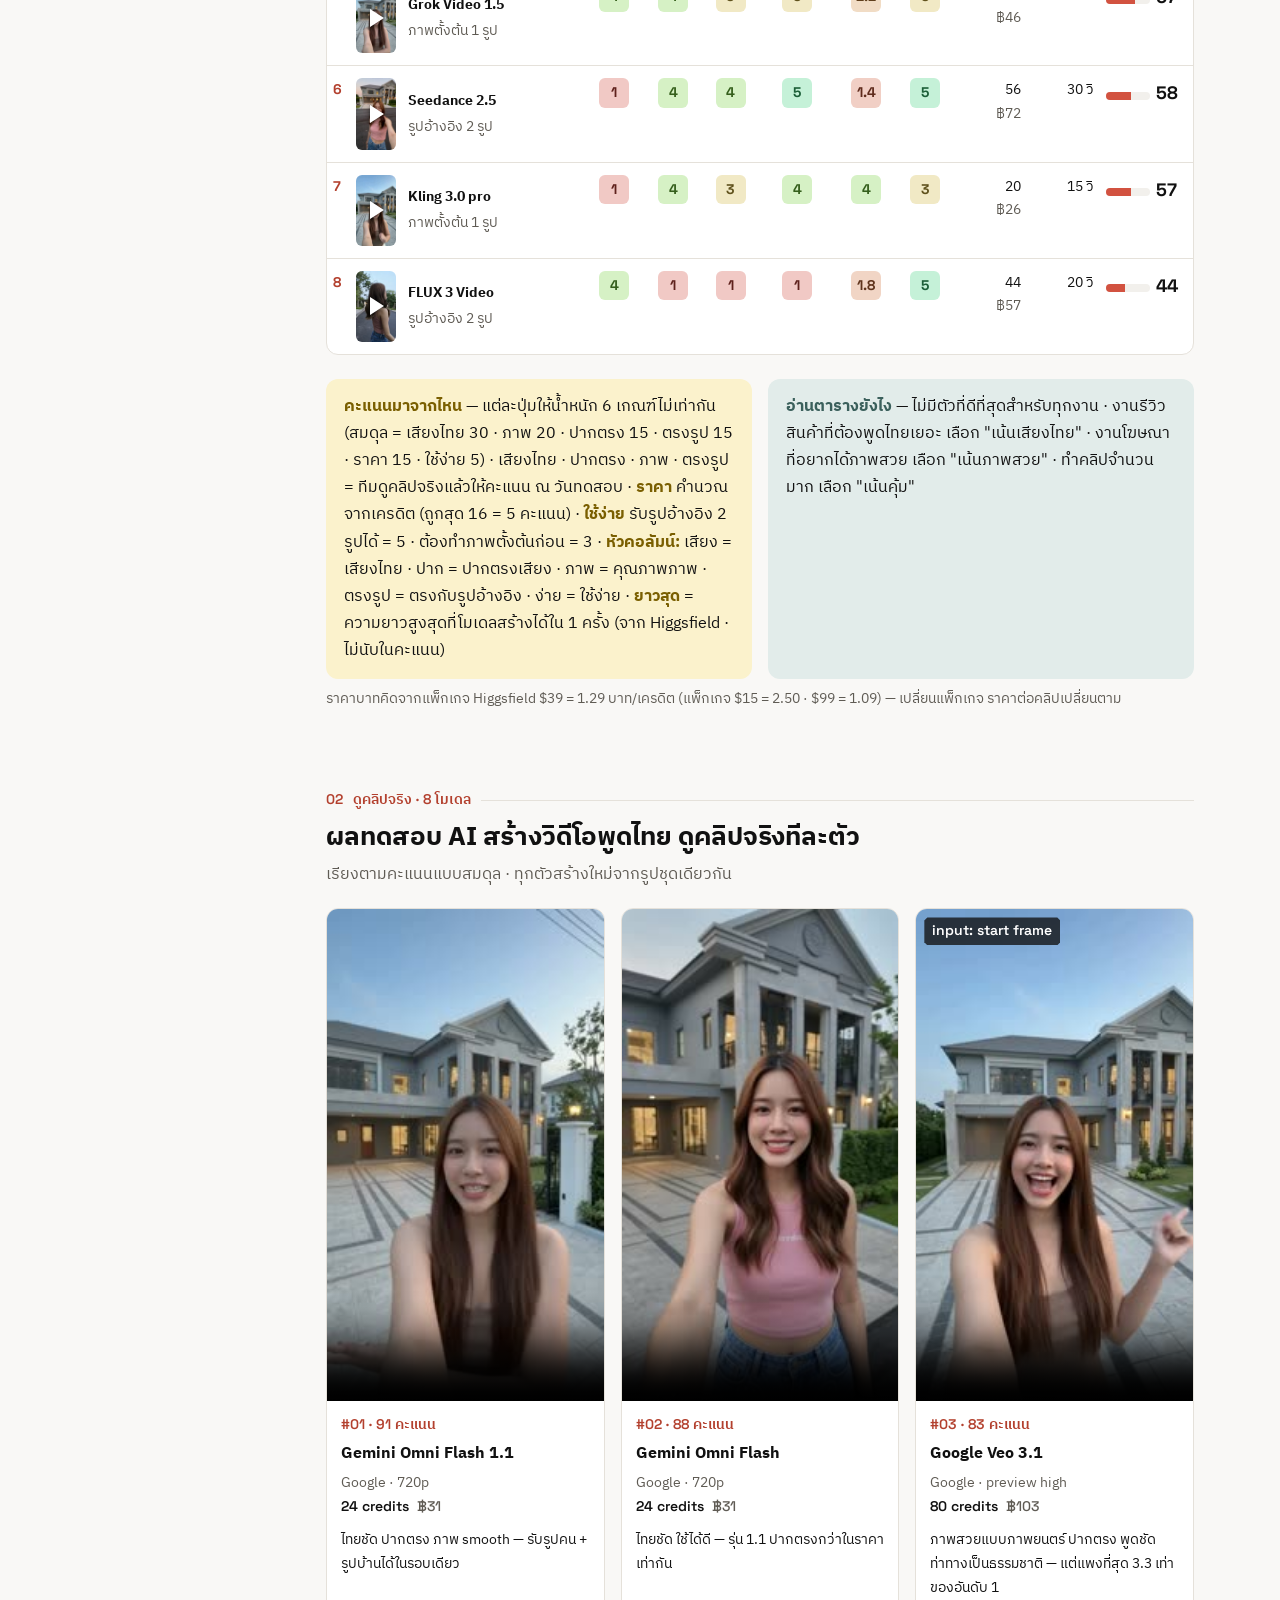
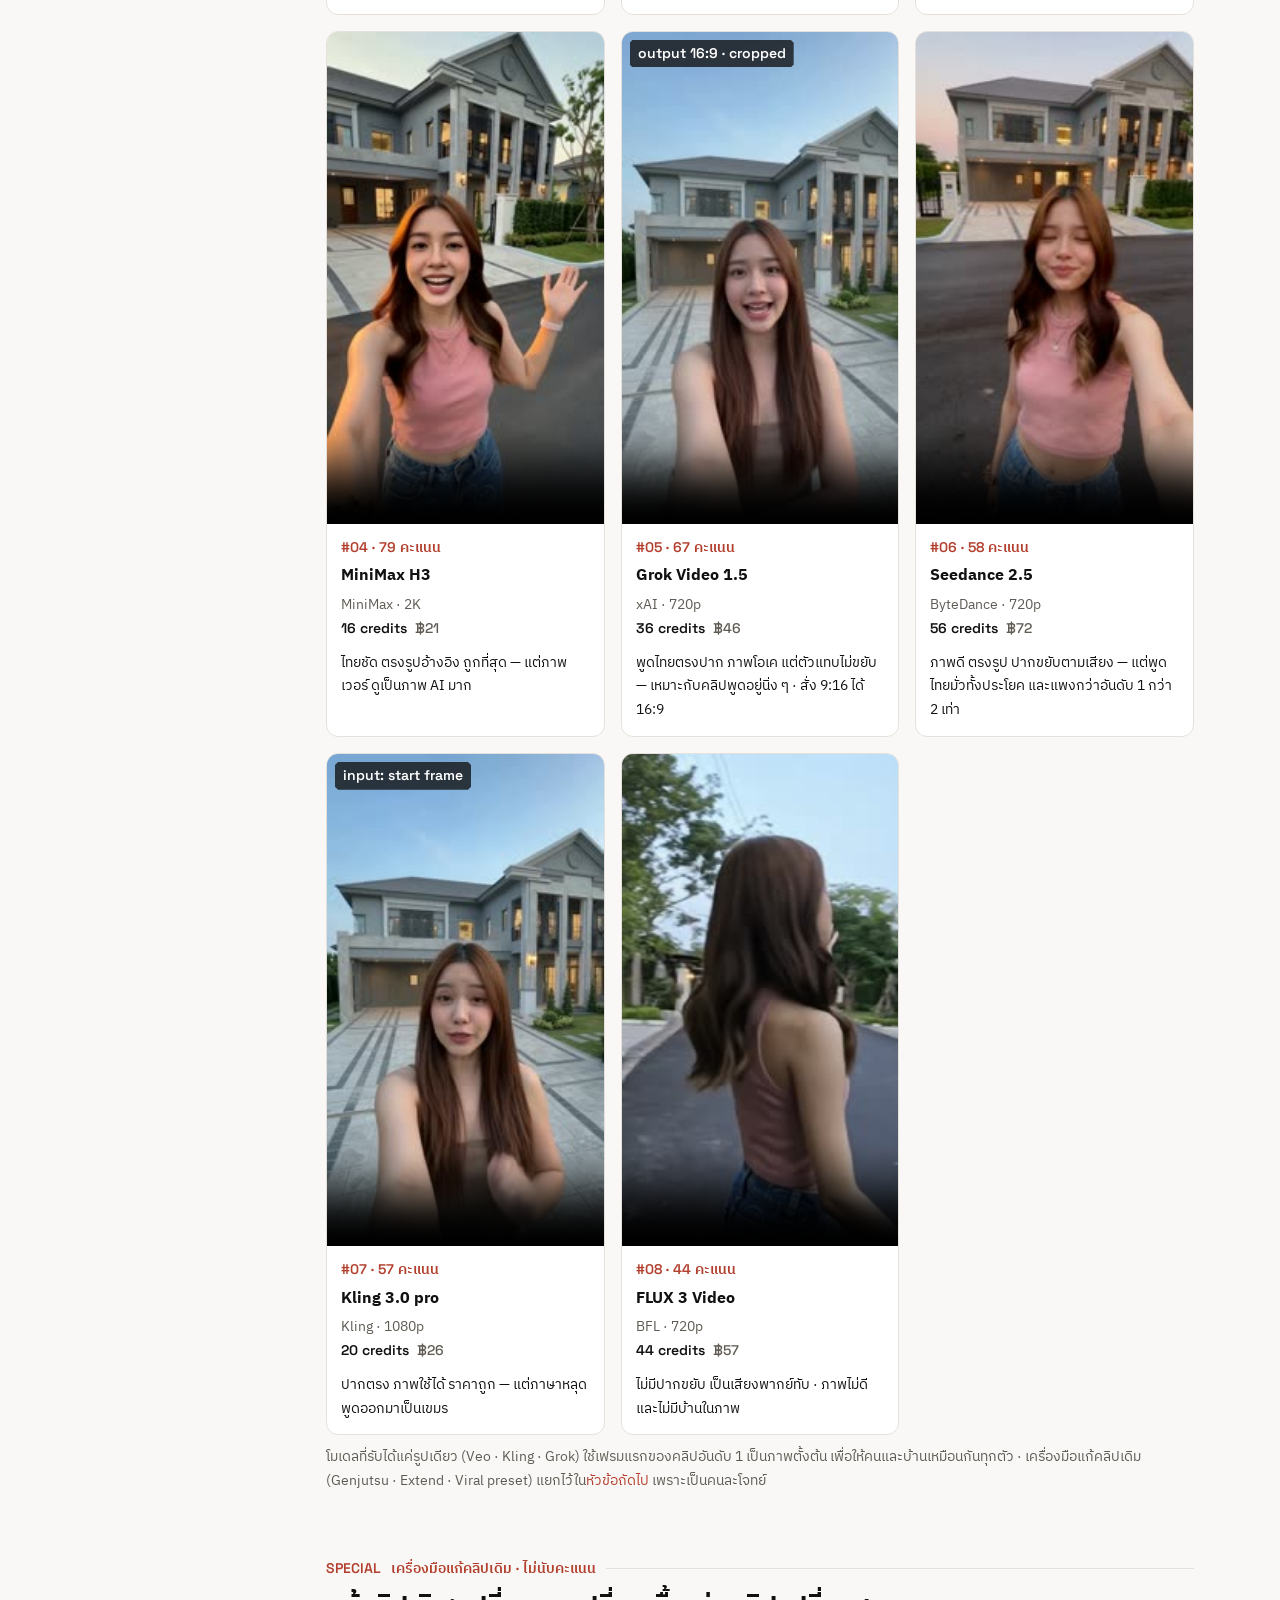
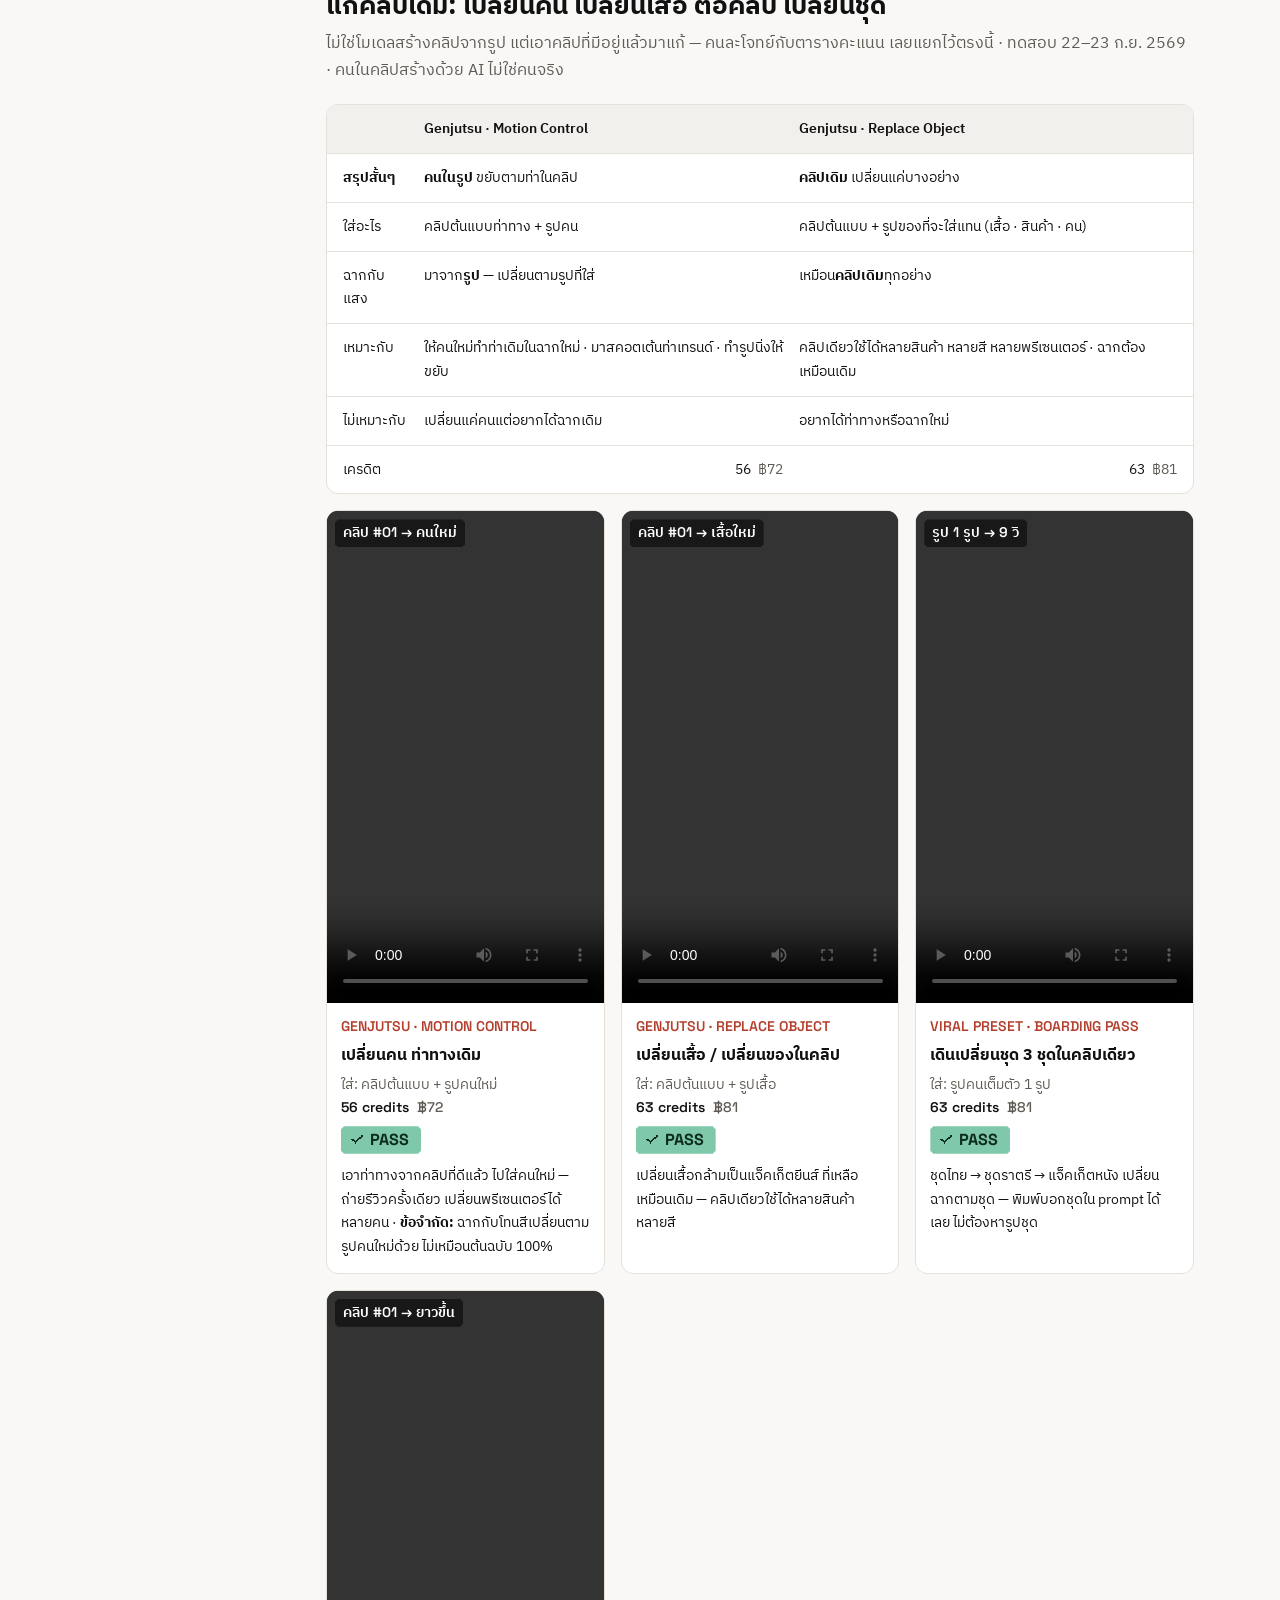
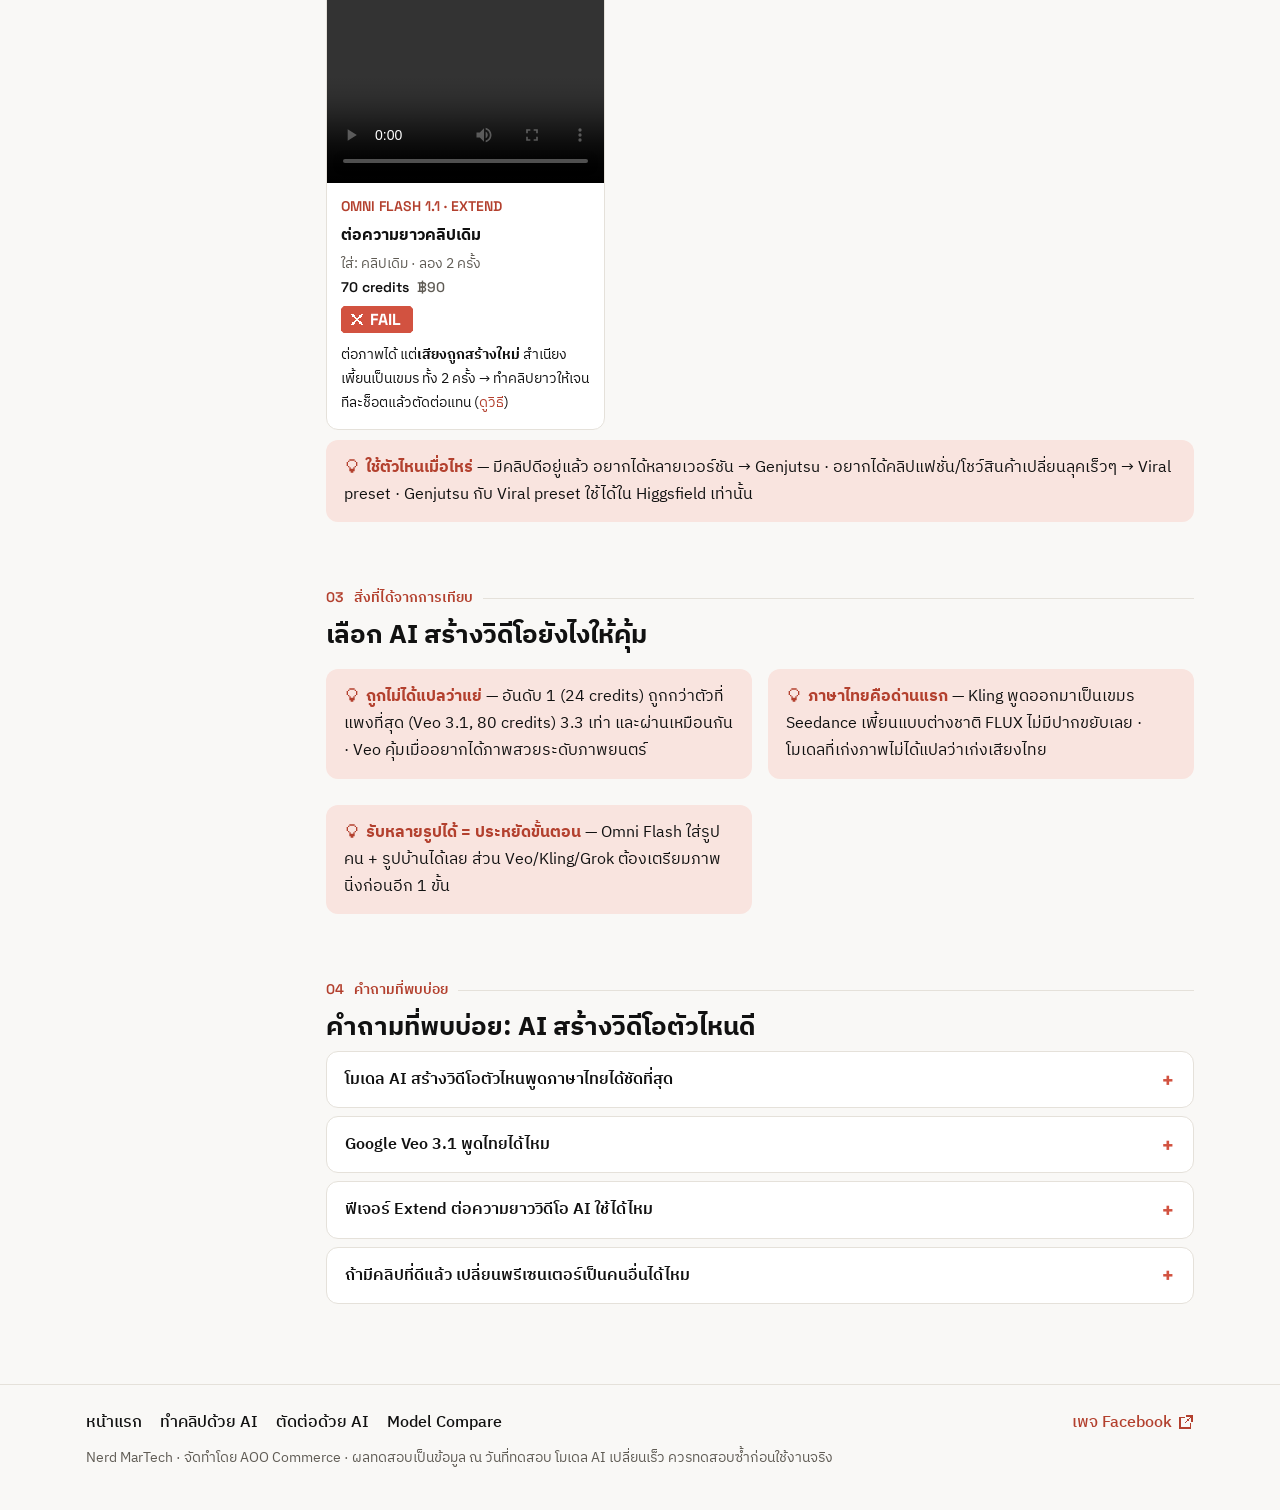
<file: compare.html>
<!DOCTYPE html>
<html lang="th">
<head>
<meta charset="UTF-8">
<meta name="viewport" content="width=device-width, initial-scale=1">
<title>AI สร้างวิดีโอ ตัวไหนดี? ให้คะแนน 8 ตัวพูดไทย — Nerd MarTech</title>
<meta name="description" content="AI สร้างวิดีโอตัวไหนดีสำหรับภาษาไทย ให้คะแนน 8 โมเดล (Gemini Omni Flash, Veo 3.1, Kling 3.0, Seedance) 6 เกณฑ์ ปรับน้ำหนักเองได้ พร้อมราคาต่อคลิปเป็นเครดิตและบาท">
<link rel="canonical" href="https://nerdmartech.com/compare.html">
<meta property="og:type" content="article">
<meta property="og:site_name" content="Nerd MarTech">
<meta property="og:title" content="AI สร้างวิดีโอ ตัวไหนดี? ให้คะแนน 8 ตัวพูดไทย — Nerd MarTech">
<meta property="og:description" content="ตารางให้คะแนน AI สร้างวิดีโอพูดไทย 8 โมเดล (Gemini Omni Flash, Veo 3.1, Kling 3.0, Seedance, MiniMax, Grok, FLUX) 6 เกณฑ์ ปรับน้ำหนักเองได้ พร้อมราคาต่อคลิป">
<meta property="og:url" content="https://nerdmartech.com/compare.html">
<meta property="og:locale" content="th_TH">
<meta name="twitter:card" content="summary_large_image">
<meta property="og:image" content="https://nerdmartech.com/assets/og.png">
<meta property="og:image:width" content="1200">
<meta property="og:image:height" content="630">
<meta property="og:image:alt" content="Nerd MarTech — เนิร์ดนั่งหน้าแล็ปท็อป รอบตัวมีไอคอน Claude ChatGPT Gemini Canva CapCut Facebook LINE">
<meta name="twitter:image" content="https://nerdmartech.com/assets/og.png">
<script type="application/ld+json">
{"@context": "https://schema.org", "@type": "BreadcrumbList", "itemListElement": [{"@type": "ListItem", "position": 1, "name": "หน้าแรก", "item": "https://nerdmartech.com/"}, {"@type": "ListItem", "position": 2, "name": "เปรียบเทียบ AI สร้างวิดีโอ", "item": "https://nerdmartech.com/compare.html"}]}
</script>
<script type="application/ld+json">
{"@context": "https://schema.org", "@type": "ItemList", "name": "คะแนน AI สร้างคลิปคนพูดภาษาไทย 8 โมเดล (น้ำหนักแบบสมดุล) — วัดเฉพาะงานพูดไทย ไม่ใช่คุณภาพวิดีโอโดยรวม", "itemListOrder": "https://schema.org/ItemListOrderDescending", "numberOfItems": 8, "itemListElement": [{"@type": "ListItem", "position": 1, "name": "Gemini Omni Flash 1.1", "description": "91/100 คะแนน · 24 credits ต่อคลิป 8 วินาที · ไทยชัด ปากตรง ภาพ smooth — รับรูปคน + รูปบ้านได้ในรอบเดียว"}, {"@type": "ListItem", "position": 2, "name": "Gemini Omni Flash", "description": "88/100 คะแนน · 24 credits ต่อคลิป 8 วินาที · ไทยชัด ใช้ได้ดี — รุ่น 1.1 ปากตรงกว่าในราคาเท่ากัน"}, {"@type": "ListItem", "position": 3, "name": "Google Veo 3.1", "description": "83/100 คะแนน · 80 credits ต่อคลิป 8 วินาที · ภาพสวยแบบภาพยนตร์ ปากตรง พูดชัด ท่าทางเป็นธรรมชาติ — แต่แพงที่สุด 3.3 เท่าของอันดับ 1"}, {"@type": "ListItem", "position": 4, "name": "MiniMax H3", "description": "79/100 คะแนน · 16 credits ต่อคลิป 8 วินาที · ไทยชัด ตรงรูปอ้างอิง ถูกที่สุด — แต่ภาพเวอร์ ดูเป็นภาพ AI มาก"}, {"@type": "ListItem", "position": 5, "name": "Grok Video 1.5", "description": "67/100 คะแนน · 36 credits ต่อคลิป 8 วินาที · พูดไทยตรงปาก ภาพโอเค แต่ตัวแทบไม่ขยับ — เหมาะกับคลิปพูดอยู่นิ่ง ๆ · สั่ง 9:16 ได้ 16:9"}, {"@type": "ListItem", "position": 6, "name": "Seedance 2.5", "description": "58/100 คะแนน · 56 credits ต่อคลิป 8 วินาที · ภาพดี ตรงรูป ปากขยับตามเสียง — แต่พูดไทยมั่วทั้งประโยค และแพงกว่าอันดับ 1 กว่า 2 เท่า"}, {"@type": "ListItem", "position": 7, "name": "Kling 3.0 pro", "description": "57/100 คะแนน · 20 credits ต่อคลิป 8 วินาที · ปากตรง ภาพใช้ได้ ราคาถูก — แต่ภาษาหลุด พูดออกมาเป็นเขมร"}, {"@type": "ListItem", "position": 8, "name": "FLUX 3 Video", "description": "44/100 คะแนน · 44 credits ต่อคลิป 8 วินาที · ไม่มีปากขยับ เป็นเสียงพากย์ทับ · ภาพไม่ดี และไม่มีบ้านในภาพ"}]}
</script>
<link href="https://fonts.googleapis.com/css2?family=IBM+Plex+Sans+Thai:wght@400;500;600;700&family=Space+Grotesk:wght@500;600;700&family=Zen+Kaku+Gothic+New:wght@500;700&display=swap" rel="stylesheet">
<link rel="stylesheet" href="assets/style.css?v=20260925g">
<link rel="icon" href="favicon.ico?v=2" sizes="any">
<link rel="icon" type="image/png" sizes="32x32" href="assets/brand/favicon-32.png?v=2">
<link rel="apple-touch-icon" href="assets/brand/apple-touch-icon.png?v=2">
<meta name="theme-color" content="#f9f8f6">
<script type="application/ld+json">
{"@context":"https://schema.org","@type":"FAQPage","mainEntity":[
 {"@type":"Question","name":"โมเดล AI สร้างวิดีโอตัวไหนพูดภาษาไทยได้ชัดที่สุด","acceptedAnswer":{"@type":"Answer","text":"จากการให้คะแนน 8 โมเดลด้วยโจทย์เดียวกัน Gemini Omni Flash 1.1 ให้เสียงไทยชัด ปากตรง และภาพ smooth ที่สุด ในราคา 24 credits ต่อคลิป 8 วินาที รองลงมาคือ Gemini Omni Flash รุ่นเดิม ส่วน Kling 3.0 พูดไทยออกมาเป็นสำเนียงเขมร และ Seedance 2.5 เพี้ยนแบบชาวต่างชาติพูดไทย"}},
 {"@type":"Question","name":"Google Veo 3.1 พูดไทยได้ไหม","acceptedAnswer":{"@type":"Answer","text":"ได้ และทำได้ดี — เสียงไทยชัดมาก ภาพชัดแสงสวยแบบภาพยนตร์ ท่าทางเป็นธรรมชาติ ผ่านการทดสอบ แต่เป็นโมเดลที่แพงที่สุด (80 credits) แพงกว่า Gemini Omni Flash 1.1 ประมาณ 3.3 เท่า และรับรูปอ้างอิงได้แค่รูปเดียว ต้องทำภาพตั้งต้นก่อน · เหมาะกับงานที่อยากได้ภาพระดับโฆษณา"}},
 {"@type":"Question","name":"ฟีเจอร์ Extend ต่อความยาววิดีโอ AI ใช้ได้ไหม","acceptedAnswer":{"@type":"Answer","text":"ต่อภาพได้ แต่เสียงถูกสร้างใหม่ทุกครั้ง ทำให้เสียงและสำเนียงเปลี่ยน วิธีที่ใช้ได้คือเจนหลายคลิปสั้นจากรูปอ้างอิงชุดเดิมและโมเดลเดิม แล้วนำมาตัดต่อ"}},
 {"@type":"Question","name":"ถ้ามีคลิปที่ดีแล้ว เปลี่ยนพรีเซนเตอร์เป็นคนอื่นได้ไหม","acceptedAnswer":{"@type":"Answer","text":"ได้ ด้วย motion transfer เช่น Genjutsu ของ Higgsfield (56 credits) ซึ่งคงท่าทางเดิม เปลี่ยนเป็นคนใหม่ได้จริง (ฉากกับโทนสีอาจเปลี่ยนตาม) หรือ Genjutsu Replace Object (63 credits) ที่คงฉากเดิมทุกอย่าง"}}
]}
</script>
</head>
<body data-page="compare.html">

<div class="wrap page-hero">
<div class="hero split">
  <div>
  <div class="lab red">NERD COMPARE / 001</div>
  <h1>AI สร้างวิดีโอ<br>ตัวไหน<em>พูดไทย</em>ได้จริง</h1>
  <p>8 โมเดล โจทย์เดียวกันเป๊ะ — รูปอ้างอิง 2 รูปเดิม · prompt เดิม · บทพูดไทยเดิม · 9:16 · 8 วินาที — ให้คะแนน 6 เกณฑ์ แล้วเลือกเองว่าเน้นอะไร: คุ้ม · ภาพสวย · เสียงไทย</p>
  <div class="px-divider"></div>
  </div>
  <figure class="hero-media">
    <video src="assets/videos/compare/teaser-8-models-16x9.mp4?v=2" poster="assets/videos/compare/teaser-8-models-16x9.jpg?v=2" autoplay muted loop playsinline controls preload="metadata" aria-label="teaser 8 โมเดล AI สร้างวิดีโอพูดไทย โมเดลละ 3 วินาที"></video>
    <figcaption>8 โมเดล โมเดลละ 3 วิ · โจทย์เดียวกัน · กดเปิดเสียงฟังสำเนียงได้</figcaption>
  </figure>
</div>
</div>

<main id="content">

<section id="input" data-toc="โจทย์ที่ใช้ทดสอบ">
  <div class="brief">
    <div class="brief-in">
      <img data-zoom src="assets/image-reference/presenter.jpg" alt="รูปพรีเซนเตอร์ที่ใช้เป็นรูปอ้างอิง">
      <img data-zoom src="assets/image-reference/house.jpg" alt="รูปบ้านที่ใช้เป็นรูปอ้างอิง">
    </div>
    <div class="brief-txt">
      <div class="lab">SAME INPUT · ทุกโมเดล</div>
      <p><b>รูป 2 รูป</b> คน + บ้าน · <b>prompt</b> UGC selfie แนวตั้ง พูดไทย lip sync (<a href="ai-video.html">ดู prompt เต็ม</a>) · <b>บทพูด</b> "สวัสดีค่ะ วันนี้พามาดูบ้านหลังนี้ค่ะ สองชั้น สไตล์คลาสสิก หน้าบ้านกว้างมาก จอดรถได้สองคันสบายๆ ใครสนใจทักมาได้เลยนะคะ"</p>
      <div class="chips">
        <span class="chip">โมเดลสร้างคลิป <b>8</b> · เครื่องมือแก้คลิป <b>4</b></span>
        <span class="chip">อันดับ 1 แบบสมดุล <b>Omni Flash 1.1</b></span>
        <span class="chip">เครดิตที่จ่ายจริง <b>512</b> ≈ <b>฿660</b></span>
        <span class="chip">ทดสอบ <b>22 ก.ย. 2569</b></span>
      </div>
    </div>
  </div>
</section>

<section id="matrix" data-toc="01 · ตารางให้คะแนน">
<div class="eyebrow"><span class="lab">01</span><span class="lab">Decision matrix · คลิปพูดไทย · 8 โมเดล</span></div>
<h2>ตารางให้คะแนน AI สร้างคลิปคนพูดภาษาไทย + ราคาต่อคลิป</h2>
<p class="h2sub">ให้คะแนน 1–5 ทีละเกณฑ์ แล้วคูณน้ำหนัก = คะแนนเต็ม 100 · <b>กดเลือกว่างานของคุณเน้นอะไร</b> อันดับจะเรียงใหม่ทันที</p>
<div class="callout dark" style="margin:0 0 14px"><b>คะแนนนี้วัดงานเดียว: สร้างคลิปคนพูดภาษาไทย</b> — รูปคน + รูปบ้าน + บทพูดไทย ให้ออกมาเป็นคลิปรีวิวที่พูดไทยชัด ปากตรง · ไม่ใช่คะแนนคุณภาพวิดีโอโดยรวม · โมเดลที่คะแนนต่ำที่นี่ (เช่น Kling · FLUX) อาจทำคลิปที่ไม่มีบทพูด หรือพูดภาษาอังกฤษได้ดี</div>
<div class="matrix" data-matrix>
  <div class="mx-presets" role="group" aria-label="เลือกน้ำหนักสำเร็จรูป">
    <button type="button" class="on" data-w="30,15,20,15,15,5">สมดุล</button>
    <button type="button" data-w="25,10,10,10,40,5">เน้นคุ้ม</button>
    <button type="button" data-w="20,10,40,15,5,10">เน้นภาพสวย</button>
    <button type="button" data-w="45,25,10,10,5,5">เน้นเสียงไทย</button>
  </div>
  <div class="tablewrap">
  <table class="dt">
    <thead><tr><th class="nosort">#</th><th>โมเดล</th><th class="sc" title="เสียงไทย ชัด สำเนียงถูก">เสียง</th><th class="sc" title="ปากตรงกับเสียง">ปาก</th><th class="sc" title="คุณภาพภาพ สวย คม ลื่น">ภาพ</th><th class="sc" title="ตรงกับรูปอ้างอิง หน้าคน + บ้าน">ตรงรูป</th><th class="sc" title="ราคา ถูก = คะแนนสูง">ราคา</th><th class="sc" title="ใช้ง่าย รับรูปอ้างอิงได้กี่รูป">ง่าย</th><th class="num">credits<br><small>คลิป 8 วิ</small></th><th class="num">ยาวสุด</th><th>รวม</th></tr></thead>
    <tbody>
      <tr data-s="5,5,4,5,3.3,5"><td class="rk">1</td><td class="mdl"><div class="mdl-in"><button type="button" class="vthumb" data-zoom-video="assets/videos/compare/01-omni-flash-1-1.mp4" data-cap="Gemini Omni Flash 1.1" aria-label="ดูคลิป Gemini Omni Flash 1.1"><img src="assets/videos/compare/01-omni-flash-1-1.jpg" alt="" loading="lazy"></button><div><b>Gemini Omni Flash 1.1</b><small>รูปอ้างอิง 2 รูป</small></div></div></td><td class="sc">5</td><td class="sc">5</td><td class="sc">4</td><td class="sc">5</td><td class="sc">3.3</td><td class="sc">5</td><td class="num" data-cr="24">24</td><td class="num" data-sort="10">10 วิ</td><td class="tot"><span class="bar"><i style="width:91%"></i></span><b>91</b></td></tr>
      <tr data-s="5,4,4,5,3.3,5"><td class="rk">2</td><td class="mdl"><div class="mdl-in"><button type="button" class="vthumb" data-zoom-video="assets/videos/compare/02-omni-flash.mp4" data-cap="Gemini Omni Flash" aria-label="ดูคลิป Gemini Omni Flash"><img src="assets/videos/compare/02-omni-flash.jpg" alt="" loading="lazy"></button><div><b>Gemini Omni Flash</b><small>รูปอ้างอิง 2 รูป</small></div></div></td><td class="sc">5</td><td class="sc">4</td><td class="sc">4</td><td class="sc">5</td><td class="sc">3.3</td><td class="sc">5</td><td class="num" data-cr="24">24</td><td class="num" data-sort="10">10 วิ</td><td class="tot"><span class="bar"><i style="width:88%"></i></span><b>88</b></td></tr>
      <tr data-s="5,5,5,4,1,3"><td class="rk">3</td><td class="mdl"><div class="mdl-in"><button type="button" class="vthumb" data-zoom-video="assets/videos/compare/03-veo-3-1.mp4" data-cap="Google Veo 3.1" aria-label="ดูคลิป Google Veo 3.1"><img src="assets/videos/compare/03-veo-3-1.jpg" alt="" loading="lazy"></button><div><b>Google Veo 3.1</b><small>ภาพตั้งต้น 1 รูป</small></div></div></td><td class="sc">5</td><td class="sc">5</td><td class="sc">5</td><td class="sc">4</td><td class="sc">1</td><td class="sc">3</td><td class="num" data-cr="80">80</td><td class="num" data-sort="8">8 วิ</td><td class="tot"><span class="bar"><i style="width:83%"></i></span><b>83</b></td></tr>
      <tr data-s="4,4,2,5,5,5"><td class="rk">4</td><td class="mdl"><div class="mdl-in"><button type="button" class="vthumb" data-zoom-video="assets/videos/compare/04-minimax-h3.mp4" data-cap="MiniMax H3" aria-label="ดูคลิป MiniMax H3"><img src="assets/videos/compare/04-minimax-h3.jpg" alt="" loading="lazy"></button><div><b>MiniMax H3</b><small>รูปอ้างอิง 2 รูป</small></div></div></td><td class="sc">4</td><td class="sc">4</td><td class="sc">2</td><td class="sc">5</td><td class="sc">5</td><td class="sc">5</td><td class="num" data-cr="16">16</td><td class="num" data-sort="15">15 วิ</td><td class="tot"><span class="bar"><i style="width:79%"></i></span><b>79</b></td></tr>
      <tr data-s="4,4,3,3,2.2,3"><td class="rk">5</td><td class="mdl"><div class="mdl-in"><button type="button" class="vthumb" data-zoom-video="assets/videos/compare/08-grok-1-5.mp4" data-cap="Grok Video 1.5" aria-label="ดูคลิป Grok Video 1.5"><img src="assets/videos/compare/08-grok-1-5.jpg" alt="" loading="lazy"></button><div><b>Grok Video 1.5</b><small>ภาพตั้งต้น 1 รูป</small></div></div></td><td class="sc">4</td><td class="sc">4</td><td class="sc">3</td><td class="sc">3</td><td class="sc">2.2</td><td class="sc">3</td><td class="num" data-cr="36">36</td><td class="num" data-sort="15">15 วิ</td><td class="tot"><span class="bar"><i style="width:67%"></i></span><b>67</b></td></tr>
      <tr data-s="1,4,4,5,1.4,5"><td class="rk">6</td><td class="mdl"><div class="mdl-in"><button type="button" class="vthumb" data-zoom-video="assets/videos/compare/05-seedance-2-5.mp4" data-cap="Seedance 2.5" aria-label="ดูคลิป Seedance 2.5"><img src="assets/videos/compare/05-seedance-2-5.jpg" alt="" loading="lazy"></button><div><b>Seedance 2.5</b><small>รูปอ้างอิง 2 รูป</small></div></div></td><td class="sc">1</td><td class="sc">4</td><td class="sc">4</td><td class="sc">5</td><td class="sc">1.4</td><td class="sc">5</td><td class="num" data-cr="56">56</td><td class="num" data-sort="30">30 วิ</td><td class="tot"><span class="bar"><i style="width:58%"></i></span><b>58</b></td></tr>
      <tr data-s="1,4,3,4,4,3"><td class="rk">7</td><td class="mdl"><div class="mdl-in"><button type="button" class="vthumb" data-zoom-video="assets/videos/compare/06-kling-3-pro.mp4" data-cap="Kling 3.0 pro" aria-label="ดูคลิป Kling 3.0 pro"><img src="assets/videos/compare/06-kling-3-pro.jpg" alt="" loading="lazy"></button><div><b>Kling 3.0 pro</b><small>ภาพตั้งต้น 1 รูป</small></div></div></td><td class="sc">1</td><td class="sc">4</td><td class="sc">3</td><td class="sc">4</td><td class="sc">4</td><td class="sc">3</td><td class="num" data-cr="20">20</td><td class="num" data-sort="15">15 วิ</td><td class="tot"><span class="bar"><i style="width:57%"></i></span><b>57</b></td></tr>
      <tr data-s="4,1,1,1,1.8,5"><td class="rk">8</td><td class="mdl"><div class="mdl-in"><button type="button" class="vthumb" data-zoom-video="assets/videos/compare/07-flux-3.mp4" data-cap="FLUX 3 Video" aria-label="ดูคลิป FLUX 3 Video"><img src="assets/videos/compare/07-flux-3.jpg" alt="" loading="lazy"></button><div><b>FLUX 3 Video</b><small>รูปอ้างอิง 2 รูป</small></div></div></td><td class="sc">4</td><td class="sc">1</td><td class="sc">1</td><td class="sc">1</td><td class="sc">1.8</td><td class="sc">5</td><td class="num" data-cr="44">44</td><td class="num" data-sort="20">20 วิ</td><td class="tot"><span class="bar"><i style="width:44%"></i></span><b>44</b></td></tr>
    </tbody>
  </table>
  </div>
</div>
<div class="grid g2" style="margin-top:14px">
  <div class="callout note"><b>คะแนนมาจากไหน</b> — แต่ละปุ่มให้น้ำหนัก 6 เกณฑ์ไม่เท่ากัน (สมดุล = เสียงไทย 30 · ภาพ 20 · ปากตรง 15 · ตรงรูป 15 · ราคา 15 · ใช้ง่าย 5) · เสียงไทย · ปากตรง · ภาพ · ตรงรูป = ทีมดูคลิปจริงแล้วให้คะแนน ณ วันทดสอบ · <b>ราคา</b> คำนวณจากเครดิต (ถูกสุด 16 = 5 คะแนน) · <b>ใช้ง่าย</b> รับรูปอ้างอิง 2 รูปได้ = 5 · ต้องทำภาพตั้งต้นก่อน = 3 · <b>หัวคอลัมน์:</b> เสียง = เสียงไทย · ปาก = ปากตรงเสียง · ภาพ = คุณภาพภาพ · ตรงรูป = ตรงกับรูปอ้างอิง · ง่าย = ใช้ง่าย · <b>ยาวสุด</b> = ความยาวสูงสุดที่โมเดลสร้างได้ใน 1 ครั้ง (จาก Higgsfield · ไม่นับในคะแนน)</div>
  <div class="callout info"><b>อ่านตารางยังไง</b> — ไม่มีตัวที่ดีที่สุดสำหรับทุกงาน · งานรีวิวสินค้าที่ต้องพูดไทยเยอะ เลือก "เน้นเสียงไทย" · งานโฆษณาที่อยากได้ภาพสวย เลือก "เน้นภาพสวย" · ทำคลิปจำนวนมาก เลือก "เน้นคุ้ม"</div>
</div>
<p class="rate-note" style="margin-top:8px">ราคาบาทคิดจากแพ็กเกจ Higgsfield $39 = 1.29 บาท/เครดิต (แพ็กเกจ $15 = 2.50 · $99 = 1.09) — เปลี่ยนแพ็กเกจ ราคาต่อคลิปเปลี่ยนตาม</p>
</section>

<section id="ranking" data-toc="02 · ดูคลิปทีละโมเดล">
<div class="eyebrow"><span class="lab">02</span><span class="lab">ดูคลิปจริง · 8 โมเดล</span></div>
<h2>ผลทดสอบ AI สร้างวิดีโอพูดไทย ดูคลิปจริงทีละตัว</h2>
<p class="h2sub">เรียงตามคะแนนแบบสมดุล · ทุกตัวสร้างใหม่จากรูปชุดเดียวกัน</p>
<div class="grid g4">
  <div class="vcard">
    <video controls preload="metadata" src="assets/videos/compare/01-omni-flash-1-1.mp4" poster="assets/videos/compare/01-omni-flash-1-1.jpg"></video>
    <div class="body">
      <div class="rank lab">#01 · 91 คะแนน</div>
      <div class="name">Gemini Omni Flash 1.1</div>
      <div class="row"><span>Google · 720p</span><span class="credits" data-cr="24">24 credits</span></div>
      <div class="note">ไทยชัด ปากตรง ภาพ smooth — รับรูปคน + รูปบ้านได้ในรอบเดียว</div>
    </div>
  </div>
  <div class="vcard">
    <video controls preload="metadata" src="assets/videos/compare/02-omni-flash.mp4" poster="assets/videos/compare/02-omni-flash.jpg"></video>
    <div class="body">
      <div class="rank lab">#02 · 88 คะแนน</div>
      <div class="name">Gemini Omni Flash</div>
      <div class="row"><span>Google · 720p</span><span class="credits" data-cr="24">24 credits</span></div>
      <div class="note">ไทยชัด ใช้ได้ดี — รุ่น 1.1 ปากตรงกว่าในราคาเท่ากัน</div>
    </div>
  </div>
  <div class="vcard">
    <video controls preload="metadata" src="assets/videos/compare/03-veo-3-1.mp4" poster="assets/videos/compare/03-veo-3-1.jpg"></video><span class="out">input: start frame</span>
    <div class="body">
      <div class="rank lab">#03 · 83 คะแนน</div>
      <div class="name">Google Veo 3.1</div>
      <div class="row"><span>Google · preview high</span><span class="credits" data-cr="80">80 credits</span></div>
      <div class="note">ภาพสวยแบบภาพยนตร์ ปากตรง พูดชัด ท่าทางเป็นธรรมชาติ — แต่แพงที่สุด 3.3 เท่าของอันดับ 1</div>
    </div>
  </div>
  <div class="vcard">
    <video controls preload="metadata" src="assets/videos/compare/04-minimax-h3.mp4" poster="assets/videos/compare/04-minimax-h3.jpg"></video>
    <div class="body">
      <div class="rank lab">#04 · 79 คะแนน</div>
      <div class="name">MiniMax H3</div>
      <div class="row"><span>MiniMax · 2K</span><span class="credits" data-cr="16">16 credits</span></div>
      <div class="note">ไทยชัด ตรงรูปอ้างอิง ถูกที่สุด — แต่ภาพเวอร์ ดูเป็นภาพ AI มาก</div>
    </div>
  </div>
  <div class="vcard">
    <video controls preload="metadata" src="assets/videos/compare/08-grok-1-5.mp4" poster="assets/videos/compare/08-grok-1-5.jpg"></video><span class="out">output 16:9 · cropped</span>
    <div class="body">
      <div class="rank lab">#05 · 67 คะแนน</div>
      <div class="name">Grok Video 1.5</div>
      <div class="row"><span>xAI · 720p</span><span class="credits" data-cr="36">36 credits</span></div>
      <div class="note">พูดไทยตรงปาก ภาพโอเค แต่ตัวแทบไม่ขยับ — เหมาะกับคลิปพูดอยู่นิ่ง ๆ · สั่ง 9:16 ได้ 16:9</div>
    </div>
  </div>
  <div class="vcard">
    <video controls preload="metadata" src="assets/videos/compare/05-seedance-2-5.mp4" poster="assets/videos/compare/05-seedance-2-5.jpg"></video>
    <div class="body">
      <div class="rank lab">#06 · 58 คะแนน</div>
      <div class="name">Seedance 2.5</div>
      <div class="row"><span>ByteDance · 720p</span><span class="credits" data-cr="56">56 credits</span></div>
      <div class="note">ภาพดี ตรงรูป ปากขยับตามเสียง — แต่พูดไทยมั่วทั้งประโยค และแพงกว่าอันดับ 1 กว่า 2 เท่า</div>
    </div>
  </div>
  <div class="vcard">
    <video controls preload="metadata" src="assets/videos/compare/06-kling-3-pro.mp4" poster="assets/videos/compare/06-kling-3-pro.jpg"></video><span class="out">input: start frame</span>
    <div class="body">
      <div class="rank lab">#07 · 57 คะแนน</div>
      <div class="name">Kling 3.0 pro</div>
      <div class="row"><span>Kling · 1080p</span><span class="credits" data-cr="20">20 credits</span></div>
      <div class="note">ปากตรง ภาพใช้ได้ ราคาถูก — แต่ภาษาหลุด พูดออกมาเป็นเขมร</div>
    </div>
  </div>
  <div class="vcard">
    <video controls preload="metadata" src="assets/videos/compare/07-flux-3.mp4" poster="assets/videos/compare/07-flux-3.jpg"></video>
    <div class="body">
      <div class="rank lab">#08 · 44 คะแนน</div>
      <div class="name">FLUX 3 Video</div>
      <div class="row"><span>BFL · 720p</span><span class="credits" data-cr="44">44 credits</span></div>
      <div class="note">ไม่มีปากขยับ เป็นเสียงพากย์ทับ · ภาพไม่ดี และไม่มีบ้านในภาพ</div>
    </div>
  </div>
</div>
<p class="ds-note" style="margin:10px 0 0">โมเดลที่รับได้แค่รูปเดียว (Veo · Kling · Grok) ใช้เฟรมแรกของคลิปอันดับ 1 เป็นภาพตั้งต้น เพื่อให้คนและบ้านเหมือนกันทุกตัว · เครื่องมือแก้คลิปเดิม (Genjutsu · Extend · Viral preset) แยกไว้ใน<a href="#special">หัวข้อถัดไป</a> เพราะเป็นคนละโจทย์</p>
</section>

<section id="special" data-toc="แก้คลิปเดิม (ไม่นับคะแนน)">
<div class="eyebrow"><span class="lab">Special</span><span class="lab">เครื่องมือแก้คลิปเดิม · ไม่นับคะแนน</span></div>
<h2>แก้คลิปเดิม: เปลี่ยนคน เปลี่ยนเสื้อ ต่อคลิป เปลี่ยนชุด</h2>
<p class="h2sub">ไม่ใช่โมเดลสร้างคลิปจากรูป แต่เอาคลิปที่มีอยู่แล้วมาแก้ — คนละโจทย์กับตารางคะแนน เลยแยกไว้ตรงนี้ · ทดสอบ 22–23 ก.ย. 2569 · คนในคลิปสร้างด้วย AI ไม่ใช่คนจริง</p>
<div class="tablewrap fit" style="margin-bottom:16px">
<table>
  <thead><tr><th></th><th>Genjutsu · Motion Control</th><th>Genjutsu · Replace Object</th></tr></thead>
  <tbody>
    <tr><td><b>สรุปสั้นๆ</b></td><td><b>คนในรูป</b> ขยับตามท่าในคลิป</td><td><b>คลิปเดิม</b> เปลี่ยนแค่บางอย่าง</td></tr>
    <tr><td>ใส่อะไร</td><td>คลิปต้นแบบท่าทาง + รูปคน</td><td>คลิปต้นแบบ + รูปของที่จะใส่แทน (เสื้อ · สินค้า · คน)</td></tr>
    <tr><td>ฉากกับแสง</td><td>มาจาก<b>รูป</b> — เปลี่ยนตามรูปที่ใส่</td><td>เหมือน<b>คลิปเดิม</b>ทุกอย่าง</td></tr>
    <tr><td>เหมาะกับ</td><td>ให้คนใหม่ทำท่าเดิมในฉากใหม่ · มาสคอตเต้นท่าเทรนด์ · ทำรูปนิ่งให้ขยับ</td><td>คลิปเดียวใช้ได้หลายสินค้า หลายสี หลายพรีเซนเตอร์ · ฉากต้องเหมือนเดิม</td></tr>
    <tr><td>ไม่เหมาะกับ</td><td>เปลี่ยนแค่คนแต่อยากได้ฉากเดิม</td><td>อยากได้ท่าทางหรือฉากใหม่</td></tr>
    <tr><td>เครดิต</td><td class="num" data-cr="56">56</td><td class="num" data-cr="63">63</td></tr>
  </tbody>
</table>
</div>
<div class="grid g3">
  <div class="vcard">
    <video controls preload="metadata" src="https://d8j0ntlcm91z4.cloudfront.net/user_3FvAUpXpCnZUma0p4ZCgNFe1CGD/hf_20260923_102741_fa58a099-aa87-44b3-bcac-e331285d0781.mp4#t=0.1"></video><span class="out">คลิป #01 → คนใหม่</span>
    <div class="body">
      <div class="rank lab">Genjutsu · Motion Control</div>
      <div class="name">เปลี่ยนคน ท่าทางเดิม</div>
      <div class="row"><span>ใส่: คลิปต้นแบบ + รูปคนใหม่</span><span class="credits" data-cr="56">56 credits</span></div>
      <span class="badge pass"><svg><use href="#i-pass"/></svg>PASS</span>
      <div class="note">เอาท่าทางจากคลิปที่ดีแล้ว ไปใส่คนใหม่ — ถ่ายรีวิวครั้งเดียว เปลี่ยนพรีเซนเตอร์ได้หลายคน · <b>ข้อจำกัด:</b> ฉากกับโทนสีเปลี่ยนตามรูปคนใหม่ด้วย ไม่เหมือนต้นฉบับ 100%</div>
    </div>
  </div>
  <div class="vcard">
    <video controls preload="metadata" src="https://d8j0ntlcm91z4.cloudfront.net/user_3FvAUpXpCnZUma0p4ZCgNFe1CGD/hf_20260923_100135_7cc31f30-7ca1-4b19-a655-15b150889468.mp4#t=0.1"></video><span class="out">คลิป #01 → เสื้อใหม่</span>
    <div class="body">
      <div class="rank lab">Genjutsu · Replace Object</div>
      <div class="name">เปลี่ยนเสื้อ / เปลี่ยนของในคลิป</div>
      <div class="row"><span>ใส่: คลิปต้นแบบ + รูปเสื้อ</span><span class="credits" data-cr="63">63 credits</span></div>
      <span class="badge pass"><svg><use href="#i-pass"/></svg>PASS</span>
      <div class="note">เปลี่ยนเสื้อกล้ามเป็นแจ็คเก็ตยีนส์ ที่เหลือเหมือนเดิม — คลิปเดียวใช้ได้หลายสินค้า หลายสี</div>
    </div>
  </div>
  <div class="vcard">
    <video controls preload="metadata" src="https://d8j0ntlcm91z4.cloudfront.net/user_3FvAUpXpCnZUma0p4ZCgNFe1CGD/hf_20260923_100238_8750cbb2-09e8-4518-b61b-6ae3f3a1f5af.mp4#t=0.1"></video><span class="out">รูป 1 รูป → 9 วิ</span>
    <div class="body">
      <div class="rank lab">Viral Preset · boarding pass</div>
      <div class="name">เดินเปลี่ยนชุด 3 ชุดในคลิปเดียว</div>
      <div class="row"><span>ใส่: รูปคนเต็มตัว 1 รูป</span><span class="credits" data-cr="63">63 credits</span></div>
      <span class="badge pass"><svg><use href="#i-pass"/></svg>PASS</span>
      <div class="note">ชุดไทย → ชุดราตรี → แจ็คเก็ตหนัง เปลี่ยนฉากตามชุด — พิมพ์บอกชุดใน prompt ได้เลย ไม่ต้องหารูปชุด</div>
    </div>
  </div>
  <div class="vcard">
    <video controls preload="metadata" src="https://cdn.higgsfield.ai/cinematic/splice/job/d310e5db-30e8-4124-aed9-a1ab6be56caf/spliced.mp4#t=0.1"></video><span class="out">คลิป #01 → ยาวขึ้น</span>
    <div class="body">
      <div class="rank lab">Omni Flash 1.1 · Extend</div>
      <div class="name">ต่อความยาวคลิปเดิม</div>
      <div class="row"><span>ใส่: คลิปเดิม · ลอง 2 ครั้ง</span><span class="credits" data-cr="70">70 credits</span></div>
      <span class="badge fail"><svg><use href="#i-fail"/></svg>FAIL</span>
      <div class="note">ต่อภาพได้ แต่<b>เสียงถูกสร้างใหม่</b> สำเนียงเพี้ยนเป็นเขมร ทั้ง 2 ครั้ง → ทำคลิปยาวให้เจนทีละช็อตแล้วตัดต่อแทน (<a href="ai-video.html">ดูวิธี</a>)</div>
    </div>
  </div>
</div>
<div class="lesson"><b>ใช้ตัวไหนเมื่อไหร่</b> — มีคลิปดีอยู่แล้ว อยากได้หลายเวอร์ชัน → Genjutsu · อยากได้คลิปแฟชั่น/โชว์สินค้าเปลี่ยนลุคเร็วๆ → Viral preset · Genjutsu กับ Viral preset ใช้ได้ใน Higgsfield เท่านั้น</div>
</section>

<section id="lessons" data-toc="03 · สิ่งที่ได้จากการเทียบ">
<div class="eyebrow"><span class="lab">03</span><span class="lab">สิ่งที่ได้จากการเทียบ</span></div>
<h2>เลือก AI สร้างวิดีโอยังไงให้คุ้ม</h2>
<div class="grid g2">
<div class="lesson"><b>ถูกไม่ได้แปลว่าแย่</b> — อันดับ 1 (24 credits) ถูกกว่าตัวที่แพงที่สุด (Veo 3.1, 80 credits) 3.3 เท่า และผ่านเหมือนกัน · Veo คุ้มเมื่ออยากได้ภาพสวยระดับภาพยนตร์</div>
<div class="lesson"><b>ภาษาไทยคือด่านแรก</b> — Kling พูดออกมาเป็นเขมร Seedance เพี้ยนแบบต่างชาติ FLUX ไม่มีปากขยับเลย · โมเดลที่เก่งภาพไม่ได้แปลว่าเก่งเสียงไทย</div>
<div class="lesson"><b>รับหลายรูปได้ = ประหยัดขั้นตอน</b> — Omni Flash ใส่รูปคน + รูปบ้านได้เลย ส่วน Veo/Kling/Grok ต้องเตรียมภาพนิ่งก่อนอีก 1 ขั้น</div>
</div>
</section>

<section id="faq" data-toc="04 · คำถามที่พบบ่อย">
<div class="eyebrow"><span class="lab">04</span><span class="lab">คำถามที่พบบ่อย</span></div>
<h2>คำถามที่พบบ่อย: AI สร้างวิดีโอตัวไหนดี</h2>
  <div class="faq">
    <details><summary>โมเดล AI สร้างวิดีโอตัวไหนพูดภาษาไทยได้ชัดที่สุด</summary><p>จากการให้คะแนน 8 โมเดลด้วยโจทย์เดียวกัน Gemini Omni Flash 1.1 ให้เสียงไทยชัด ปากตรง และภาพ smooth ที่สุด ในราคา 24 credits ต่อคลิป 8 วินาที รองลงมาคือ Gemini Omni Flash รุ่นเดิม ส่วน Kling 3.0 พูดไทยออกมาเป็นสำเนียงเขมร และ Seedance 2.5 เพี้ยนแบบชาวต่างชาติพูดไทย</p></details>
    <details><summary>Google Veo 3.1 พูดไทยได้ไหม</summary><p>ได้ และทำได้ดี — เสียงไทยชัดมาก ภาพชัดแสงสวยแบบภาพยนตร์ ท่าทางเป็นธรรมชาติ ผ่านการทดสอบ แต่เป็นโมเดลที่แพงที่สุด (80 credits) แพงกว่า Gemini Omni Flash 1.1 ประมาณ 3.3 เท่า และรับรูปอ้างอิงได้แค่รูปเดียว ต้องทำภาพตั้งต้นก่อน · เหมาะกับงานที่อยากได้ภาพระดับโฆษณา</p></details>
    <details><summary>ฟีเจอร์ Extend ต่อความยาววิดีโอ AI ใช้ได้ไหม</summary><p>ต่อภาพได้ แต่เสียงถูกสร้างใหม่ทุกครั้ง ทำให้เสียงและสำเนียงเปลี่ยน วิธีที่ใช้ได้คือเจนหลายคลิปสั้นจากรูปอ้างอิงชุดเดิมและโมเดลเดิม แล้วนำมาตัดต่อ</p></details>
    <details><summary>ถ้ามีคลิปที่ดีแล้ว เปลี่ยนพรีเซนเตอร์เป็นคนอื่นได้ไหม</summary><p>ได้ ด้วย motion transfer เช่น Genjutsu ของ Higgsfield (56 credits) ซึ่งคงท่าทางเดิม เปลี่ยนเป็นคนใหม่ได้จริง (ฉากกับโทนสีอาจเปลี่ยนตาม) หรือ Genjutsu Replace Object (63 credits) ที่คงฉากเดิมทุกอย่าง</p></details>
  </div>
</section>

</main>

<script src="assets/site.js?v=20260925g"></script>
</body>
</html>
</file>
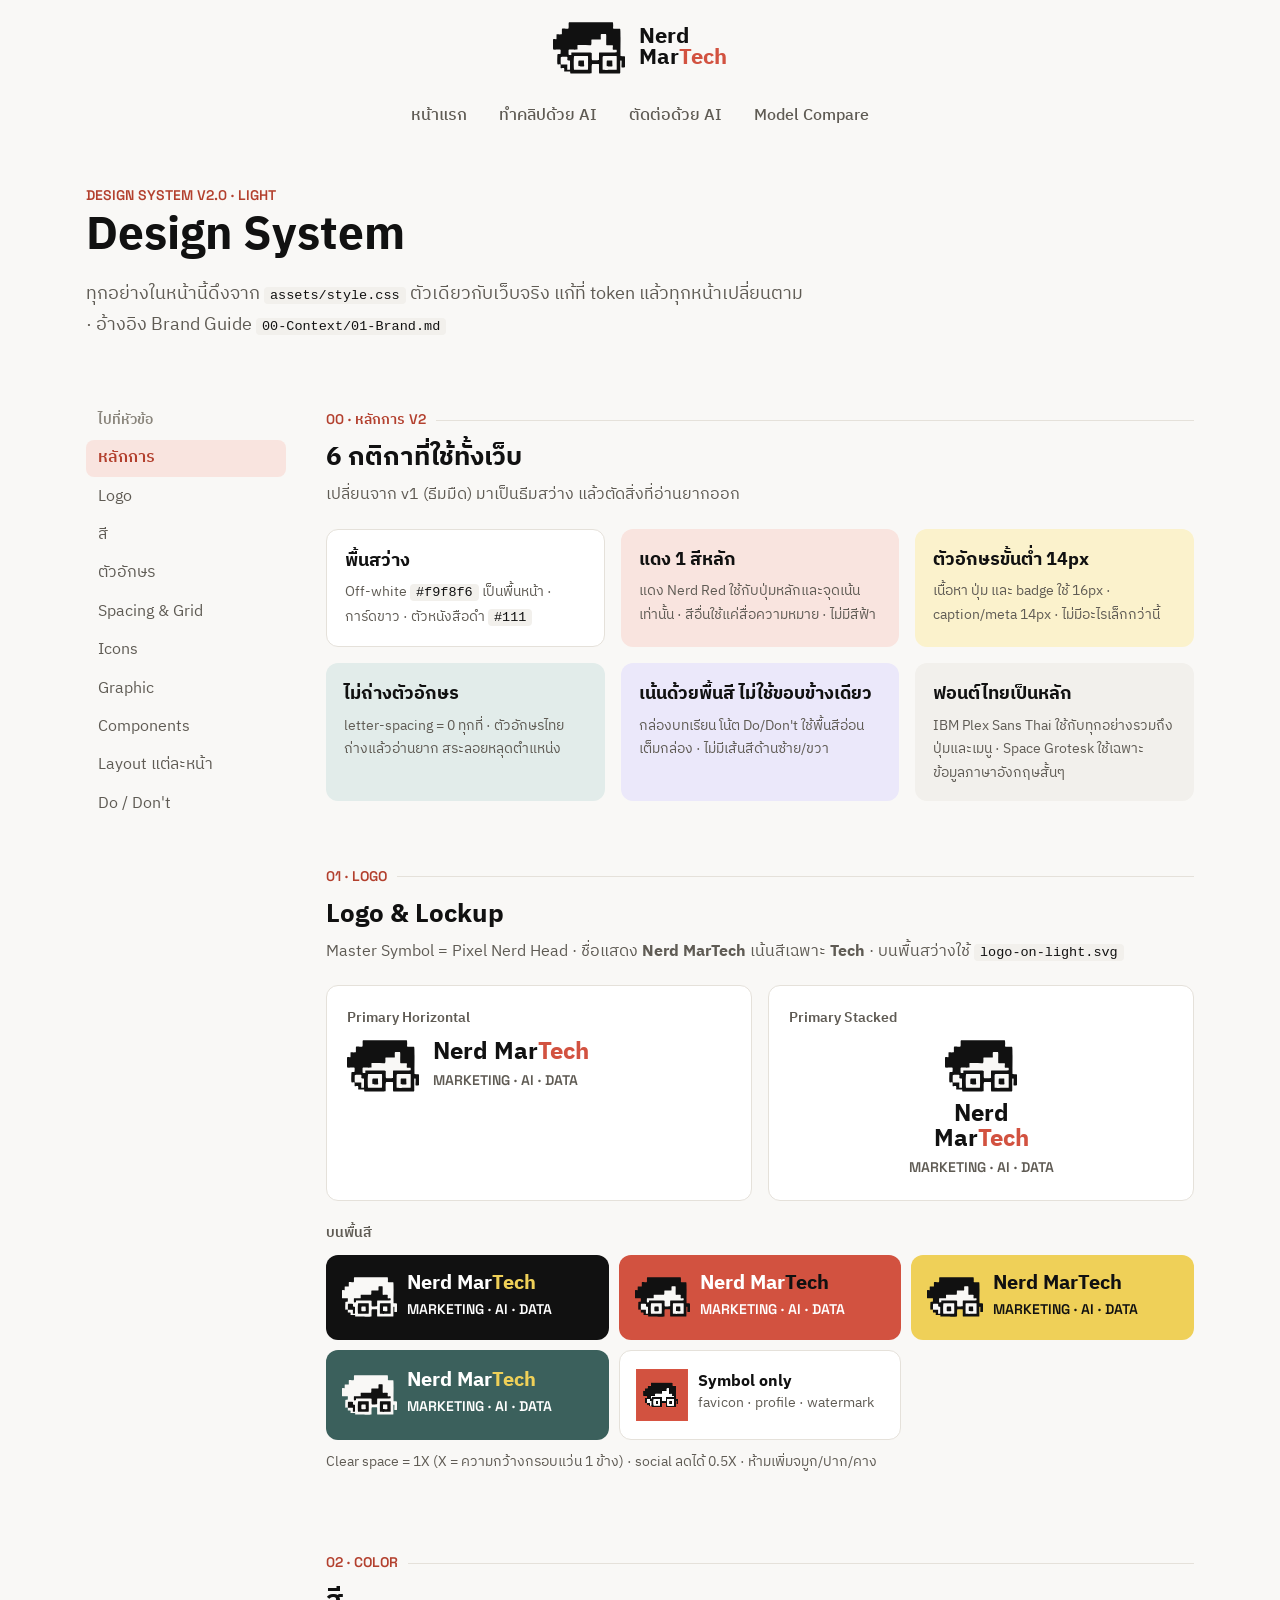
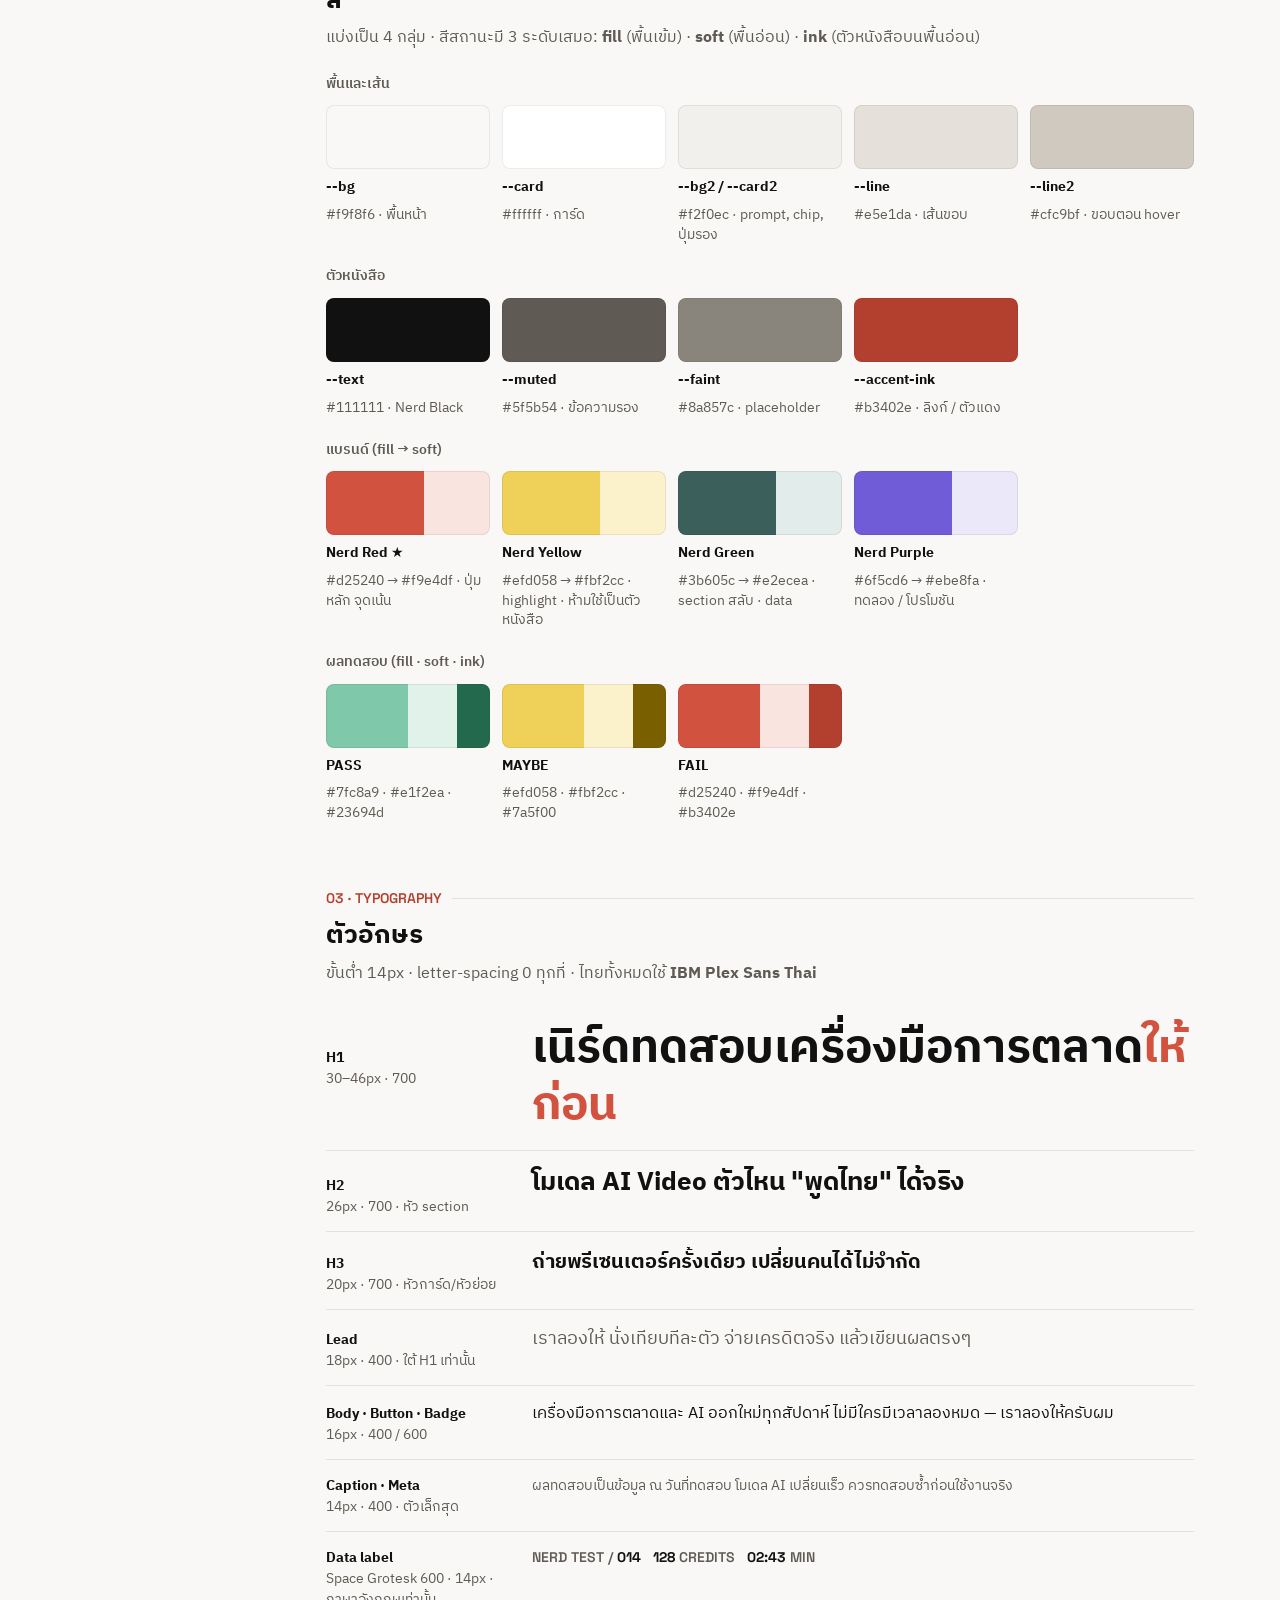
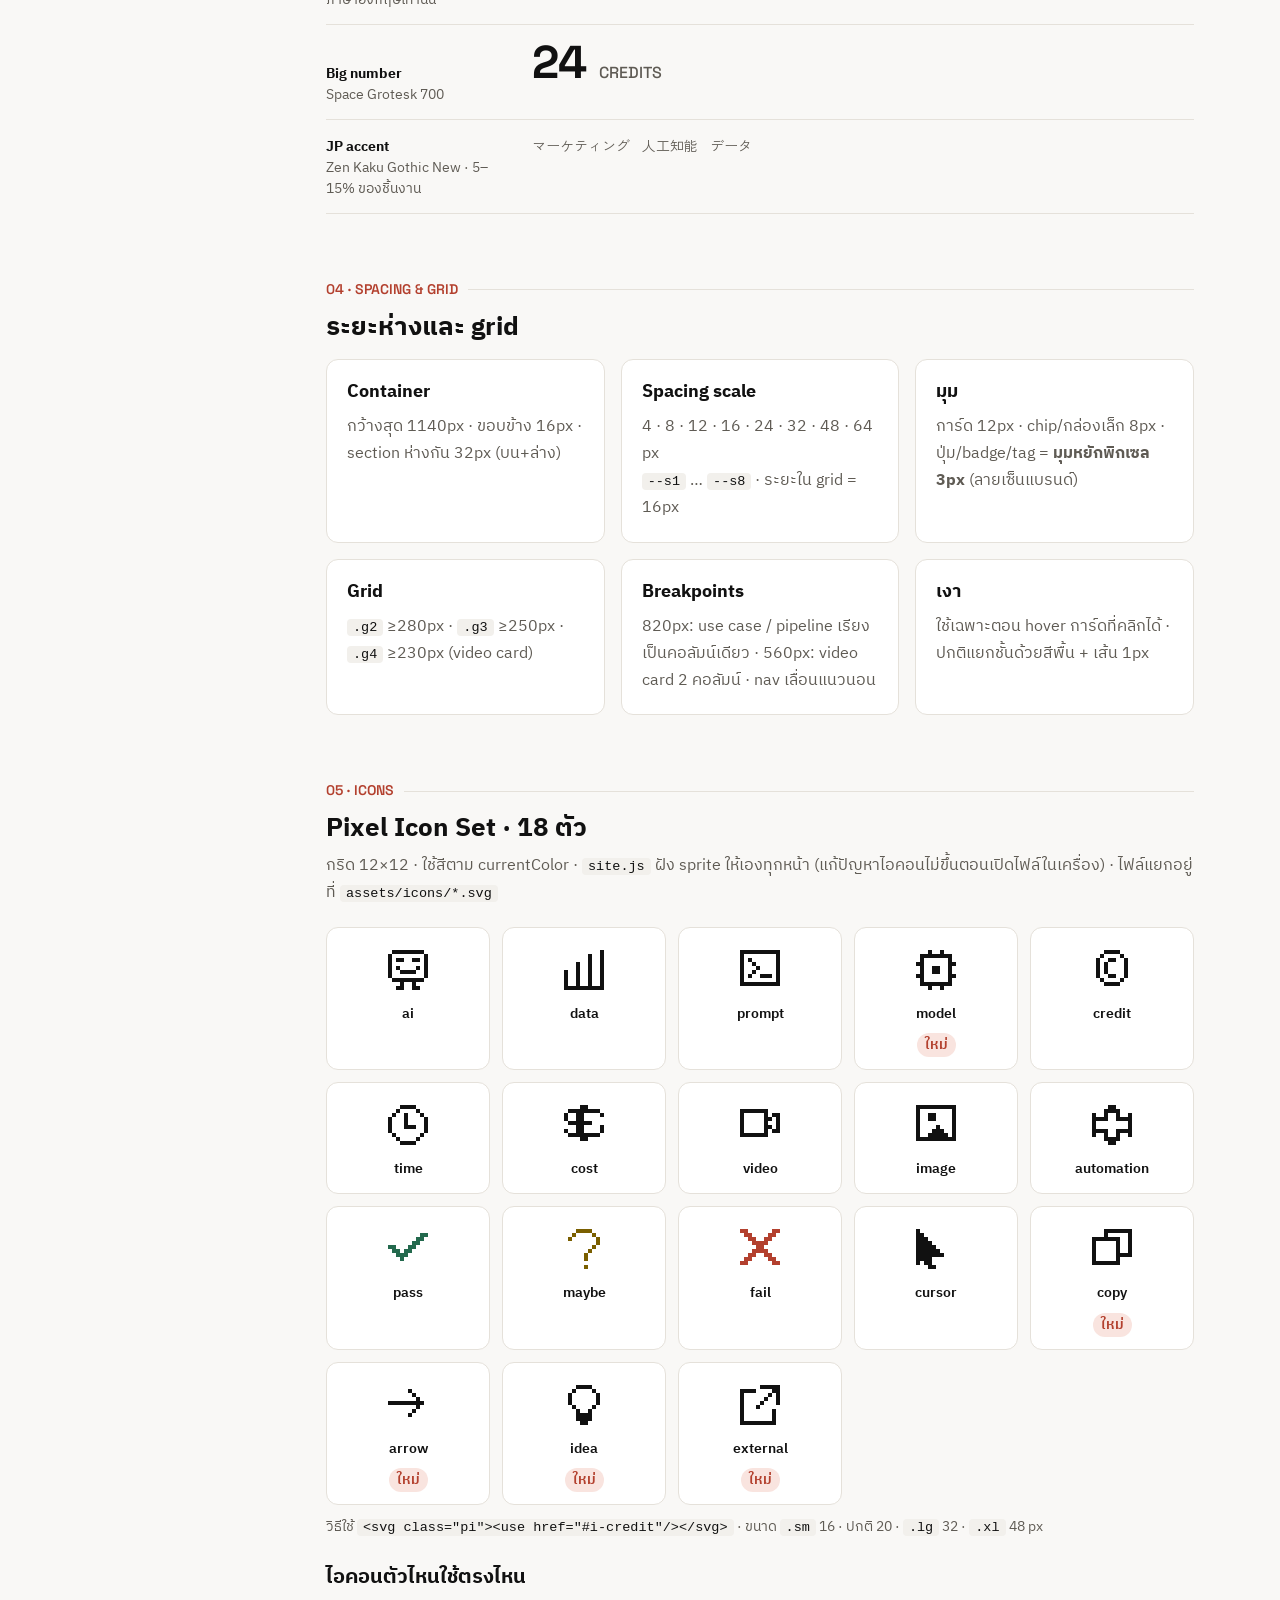
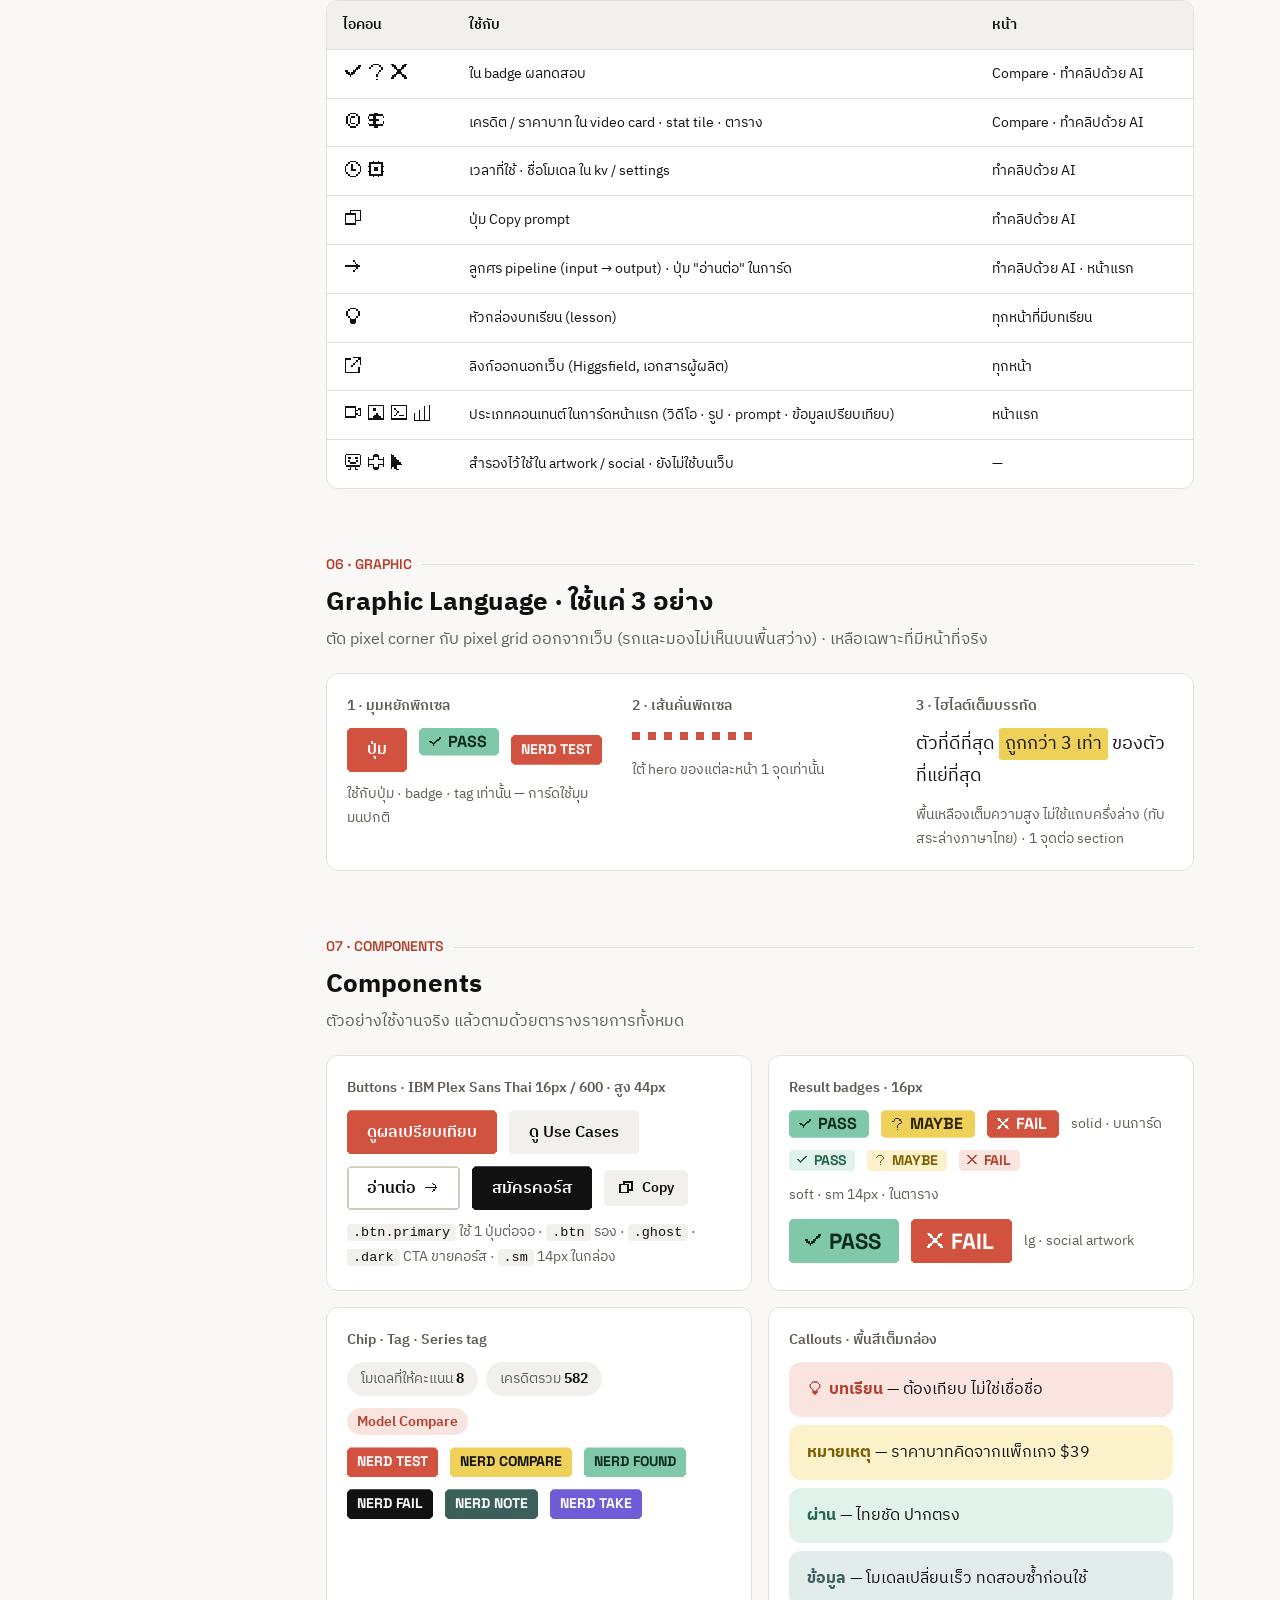
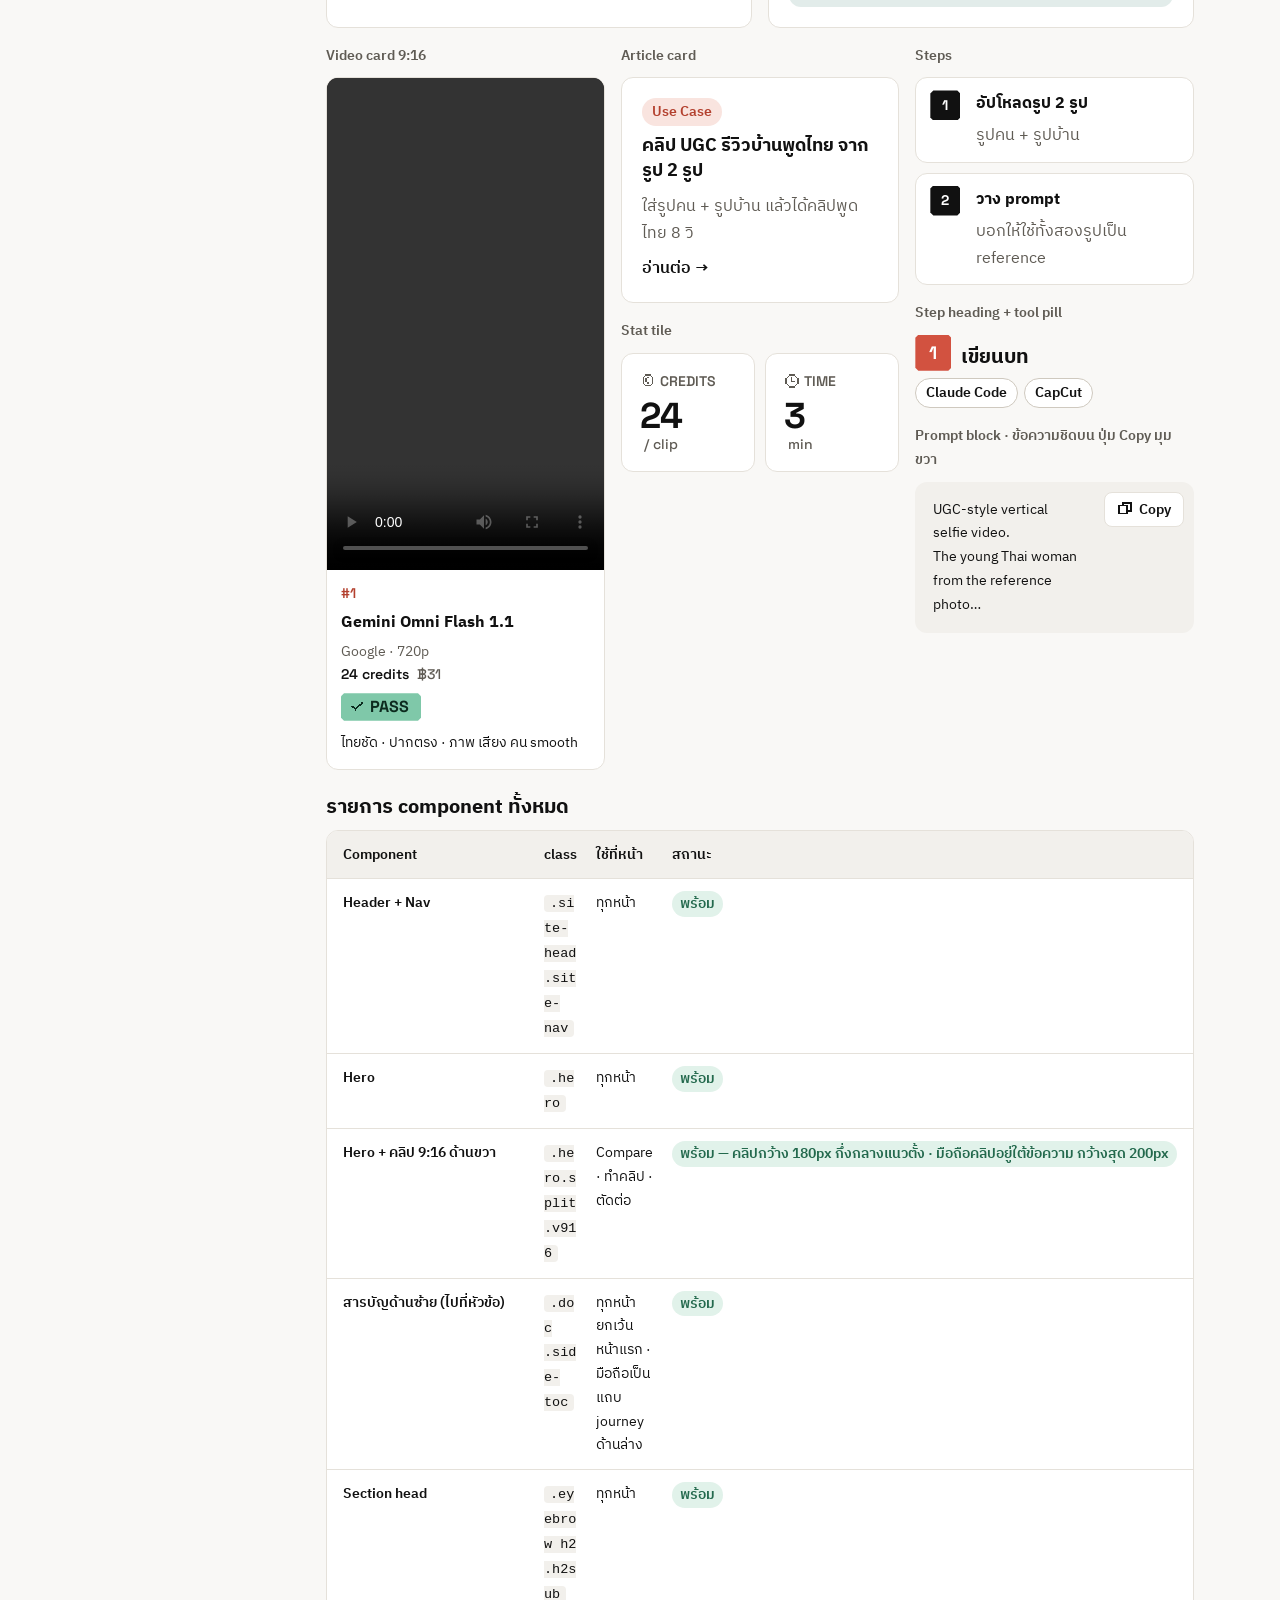
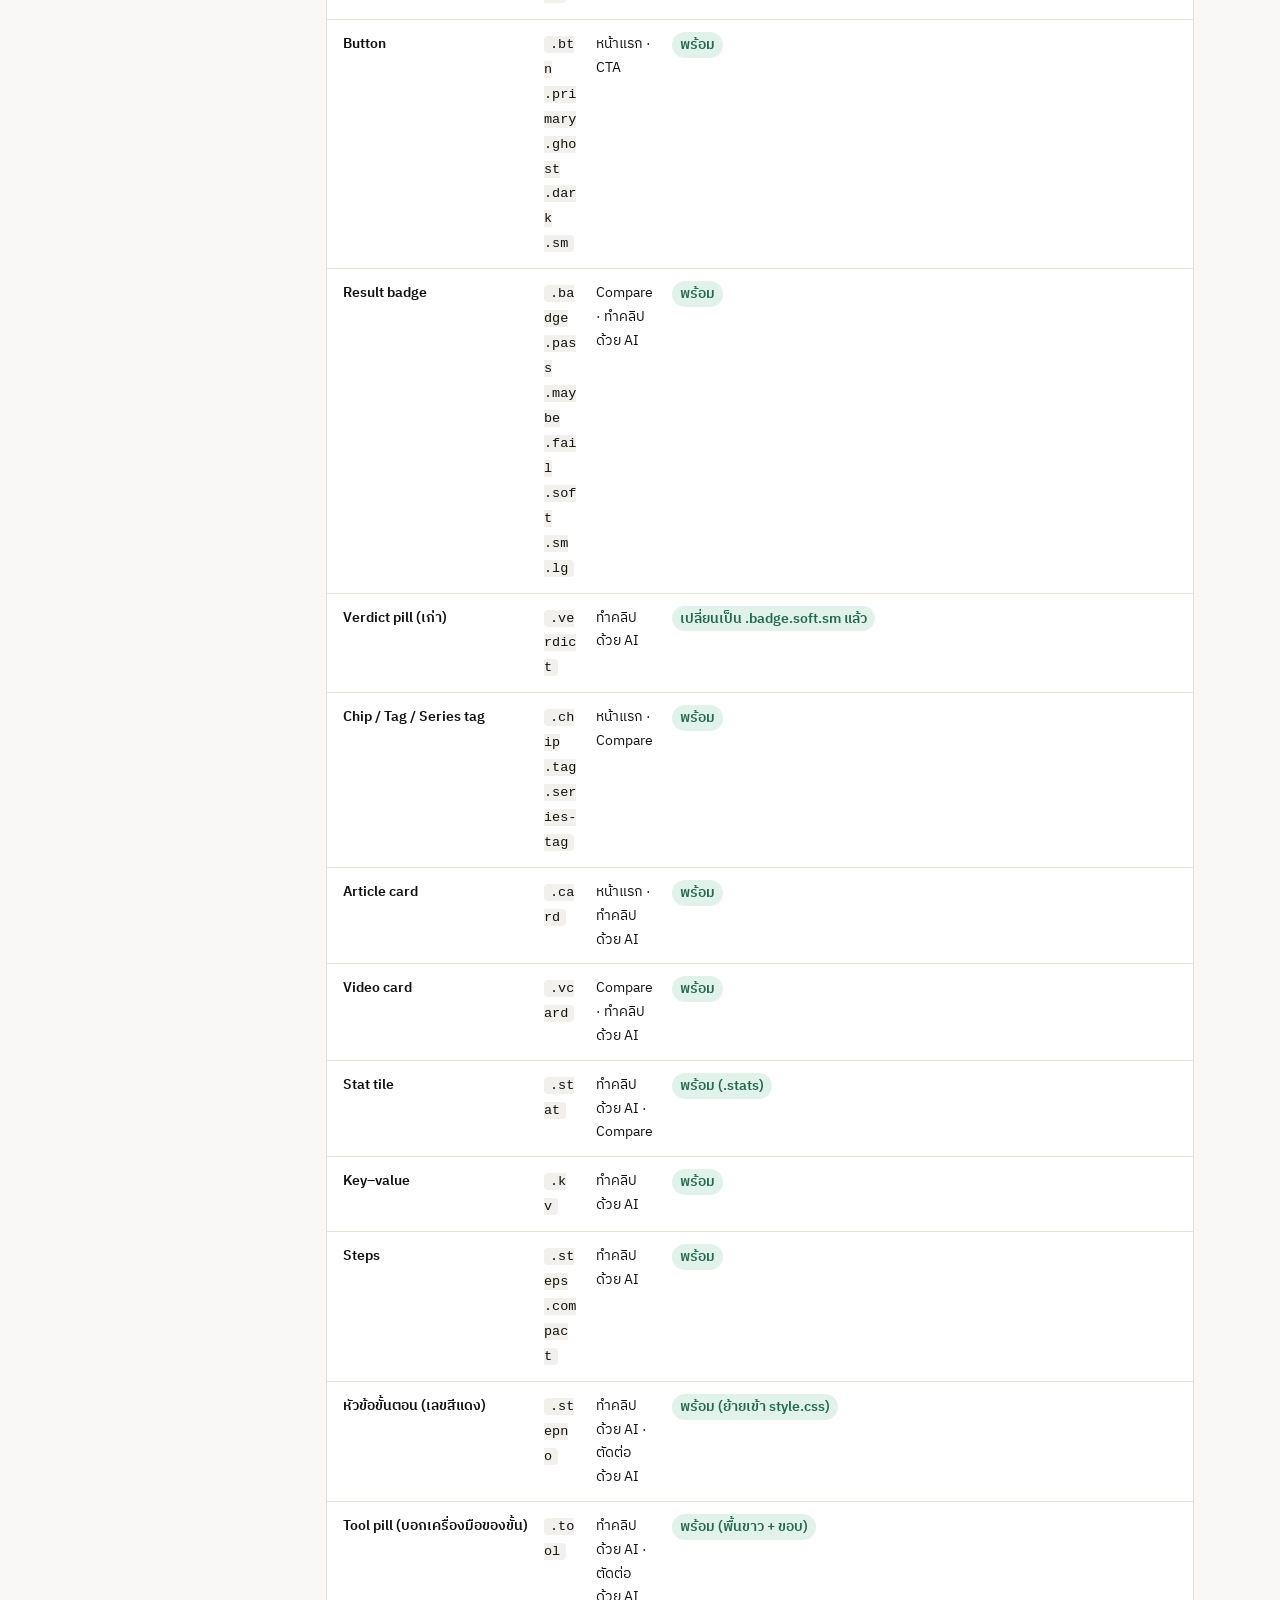
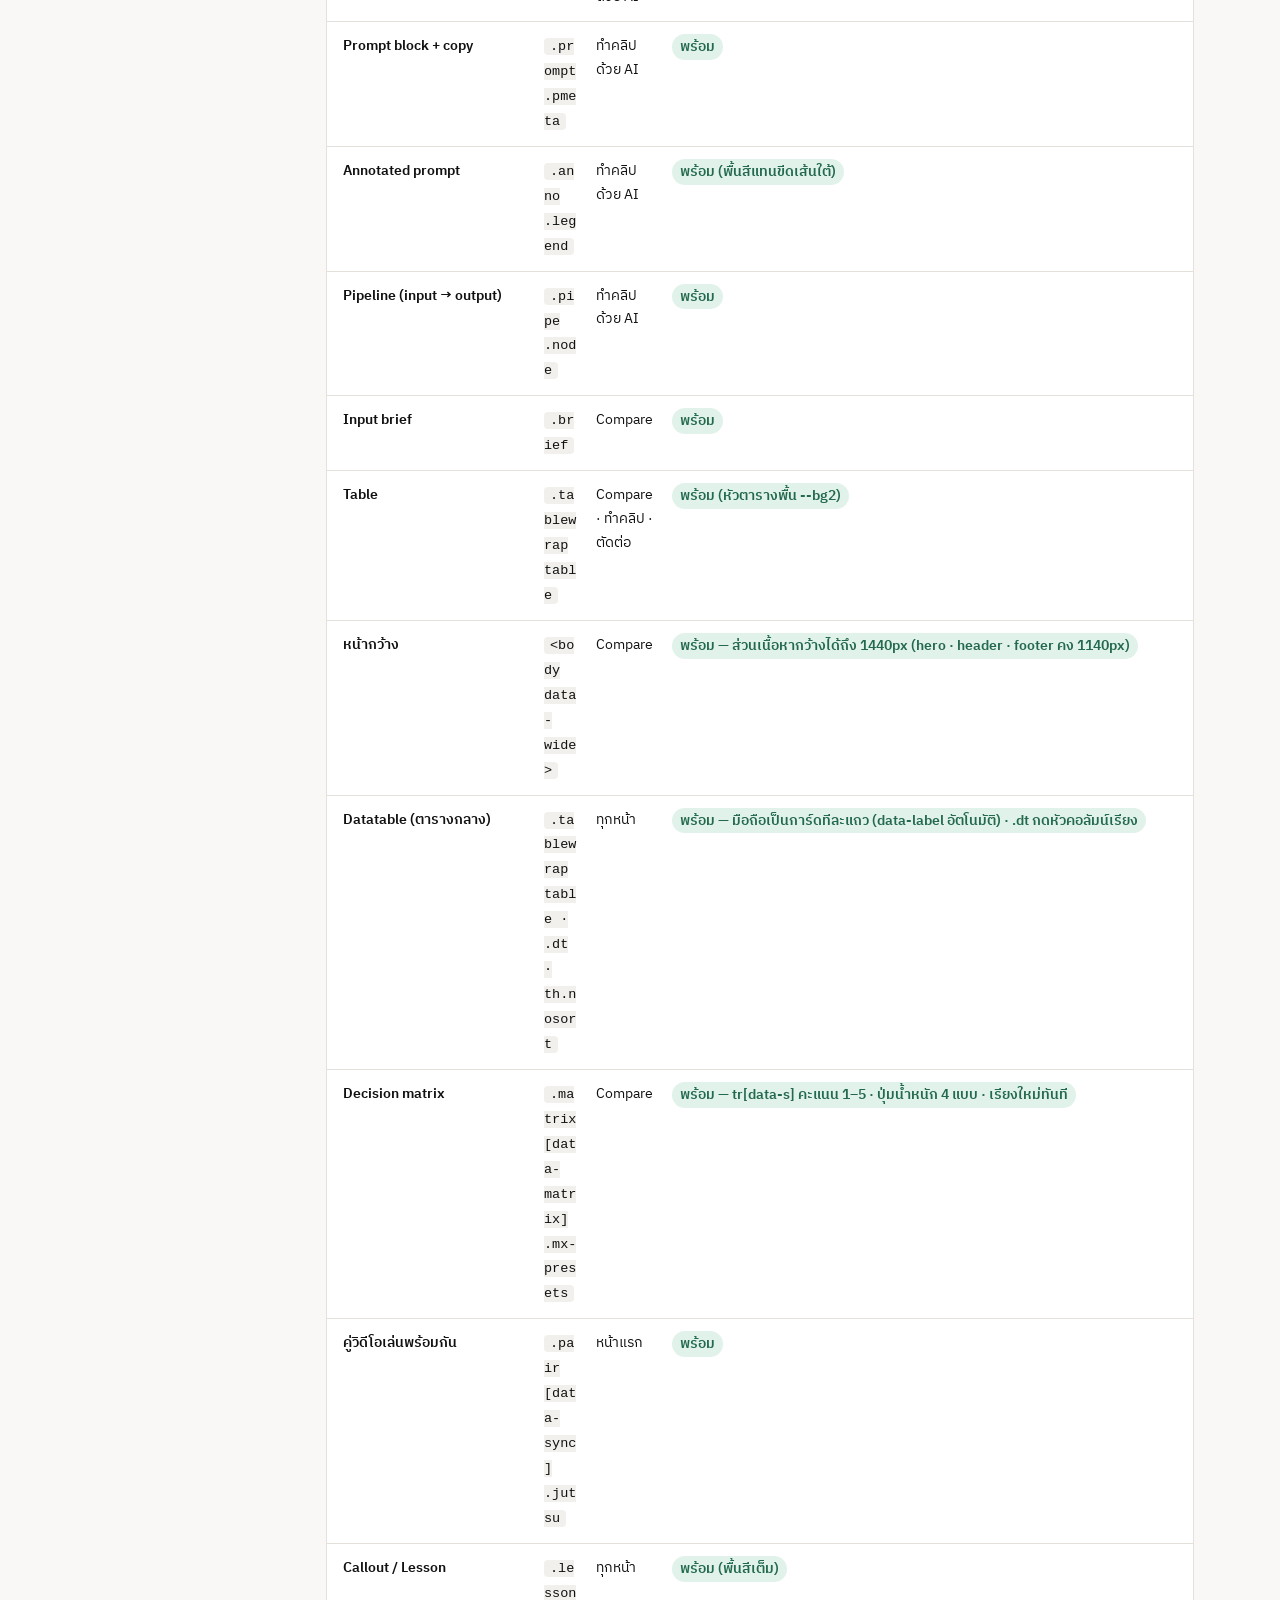
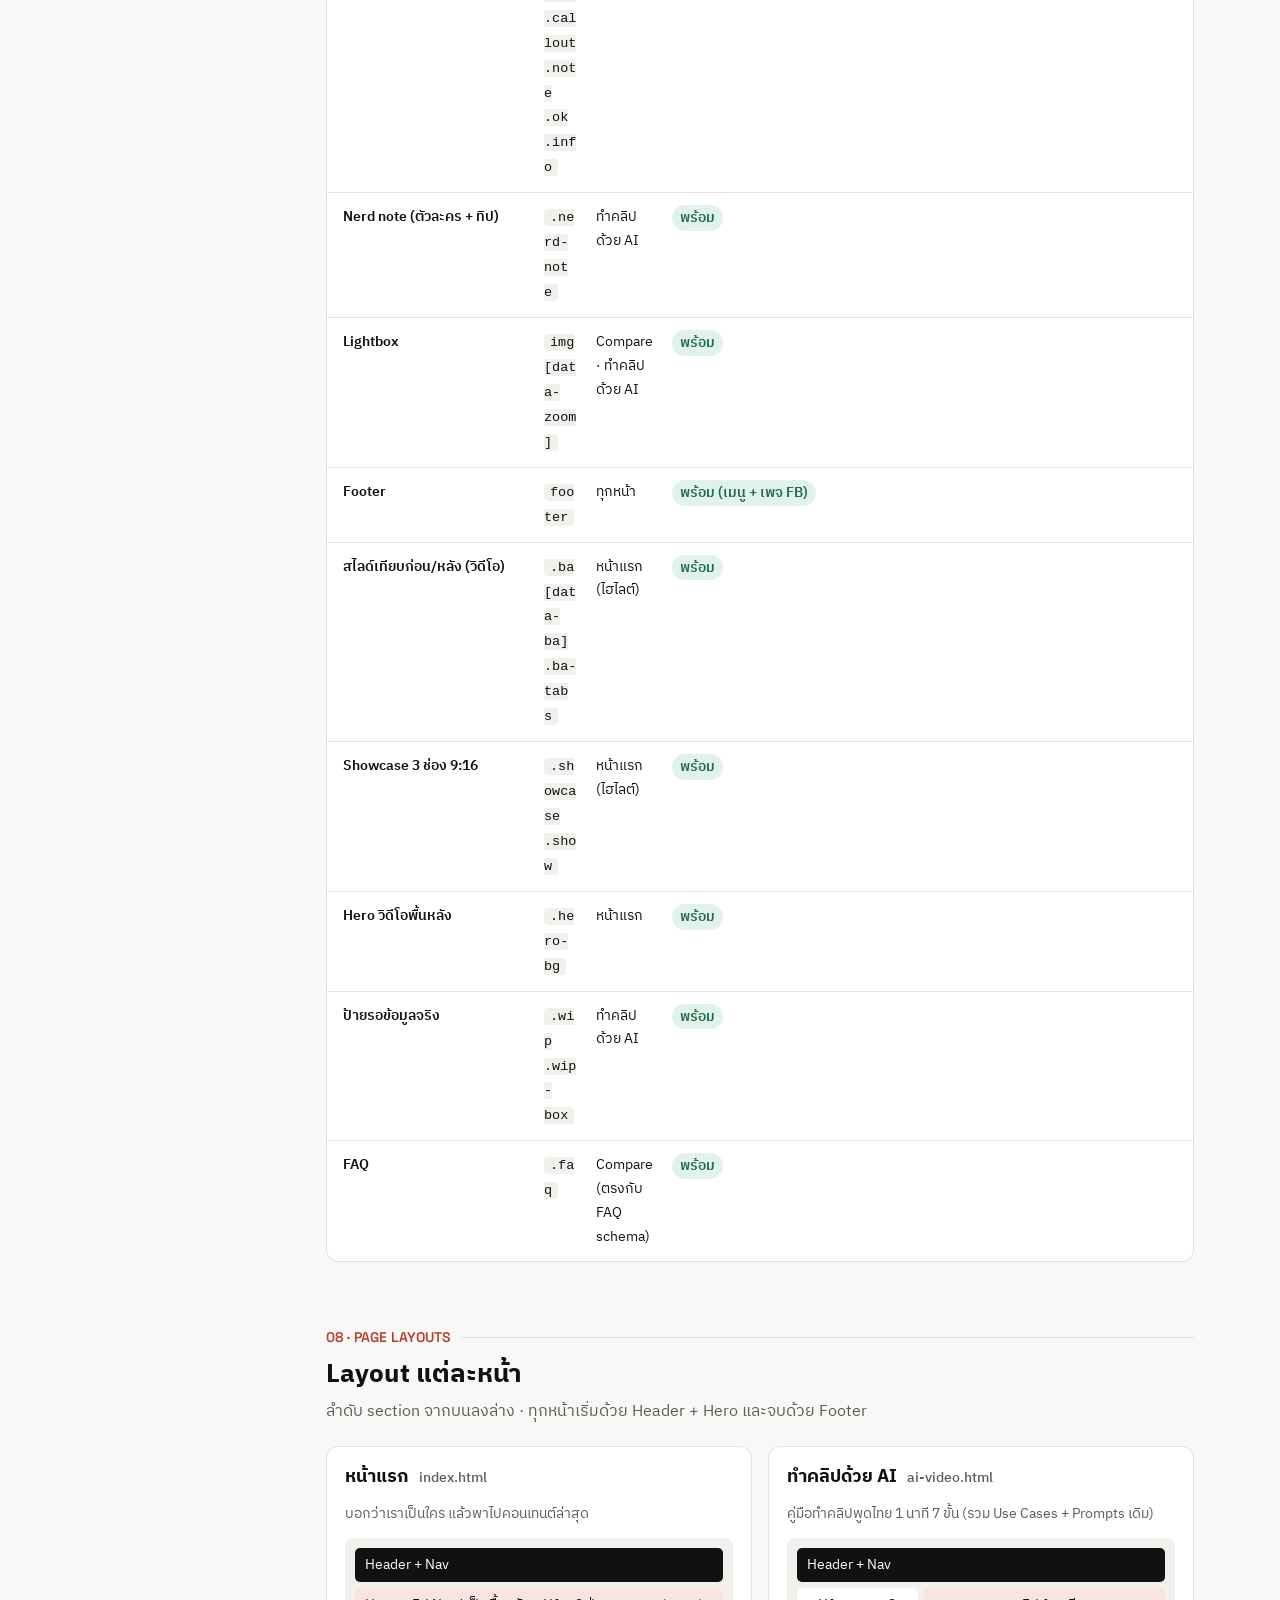
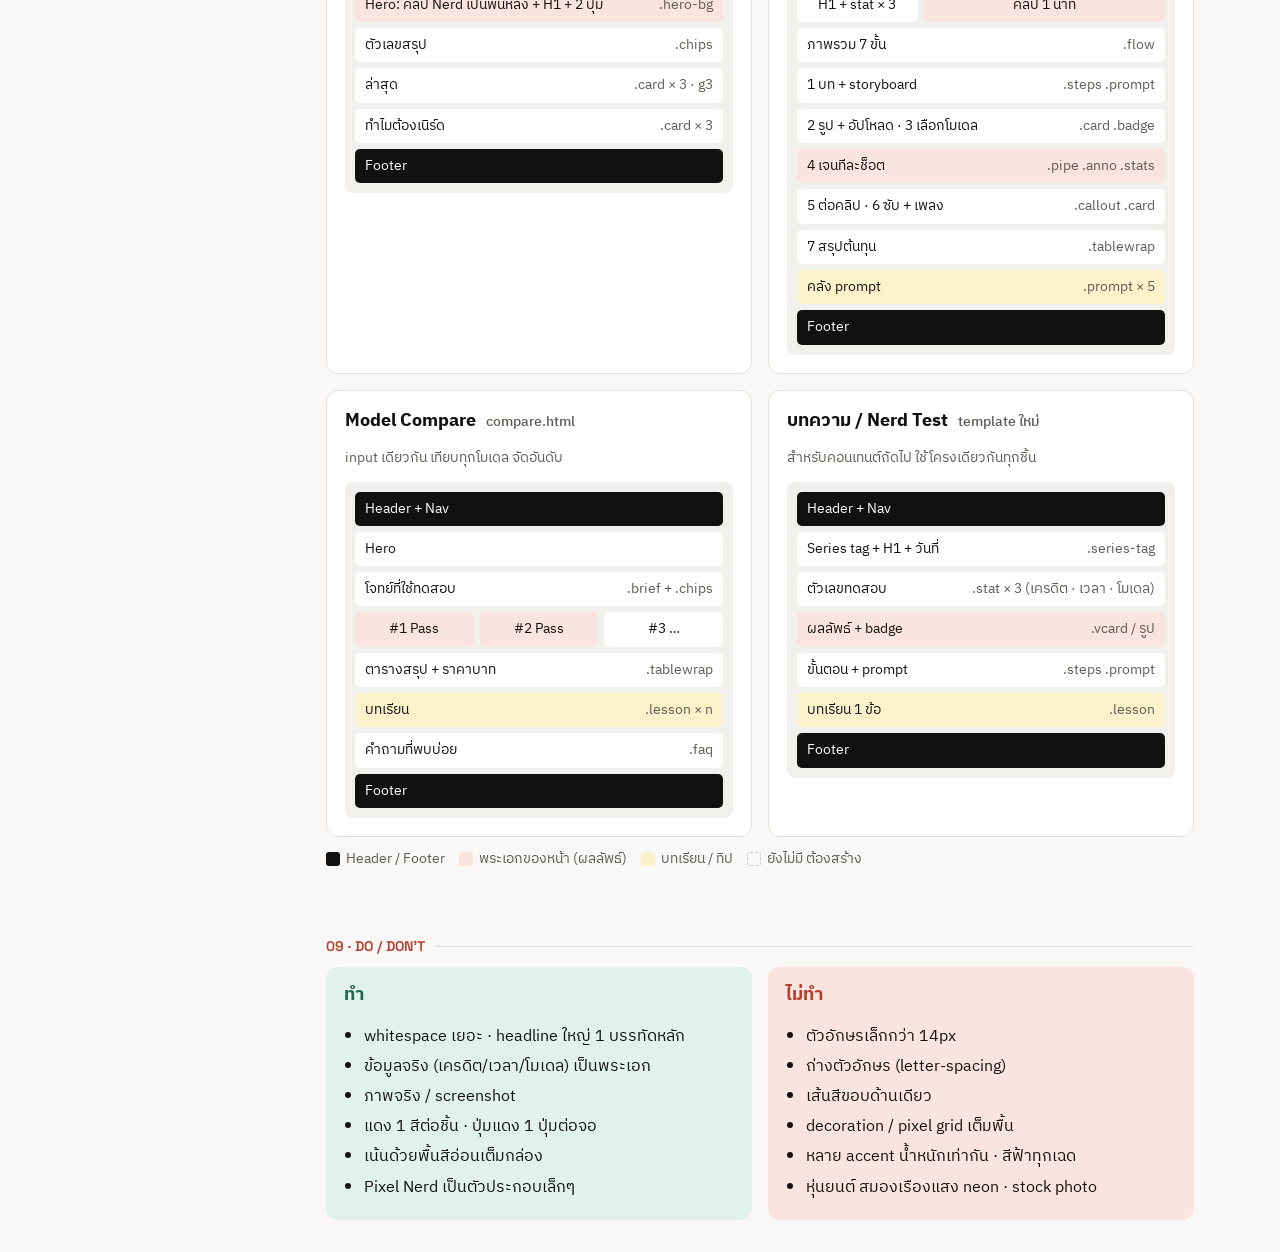
<file: design-system.html>
<!DOCTYPE html>
<html lang="th">
<head>
<meta charset="UTF-8">
<meta name="viewport" content="width=device-width, initial-scale=1">
<title>Design System — Nerd MarTech</title>
<meta name="robots" content="noindex">
<meta name="theme-color" content="#f9f8f6">
<link href="https://fonts.googleapis.com/css2?family=IBM+Plex+Sans+Thai:wght@400;500;600;700&family=Space+Grotesk:wght@500;600;700&family=Zen+Kaku+Gothic+New:wght@500;700&display=swap" rel="stylesheet">
<link rel="stylesheet" href="assets/style.css?v=20260925g">
<link rel="icon" href="favicon.ico?v=2" sizes="any">
<link rel="icon" type="image/png" sizes="32x32" href="assets/brand/favicon-32.png?v=2">
<style>
/* page-only helpers */
.rule{border-radius:var(--r);padding:16px 18px;display:flex;flex-direction:column;gap:4px}
.rule b{font-size:var(--fs-lg)}
.rule span{font-size:var(--fs-sm);color:var(--muted)}
.ds-grid{display:grid;grid-template-columns:repeat(auto-fill,minmax(150px,1fr));gap:12px}
.swatch b{font-size:var(--fs-sm)}
.swatch small{font-size:var(--fs-sm);color:var(--muted);line-height:1.4}
.type-row{display:grid;grid-template-columns:190px 1fr;gap:16px;align-items:baseline;padding:14px 0;border-bottom:1px solid var(--line)}
.type-row .meta{font-size:var(--fs-sm);color:var(--muted);line-height:1.5}
.type-row .meta b{display:block;color:var(--text)}
@media(max-width:640px){.type-row{grid-template-columns:1fr;gap:4px}}
.icon-cell{display:flex;flex-direction:column;align-items:center;gap:8px;background:var(--card);border:1px solid var(--line);border-radius:var(--r);padding:18px 8px 12px}
.icon-cell .n{font-size:var(--fs-sm);font-weight:600}
.icon-cell .new{font-size:var(--fs-sm);font-weight:600;color:var(--accent-ink);background:var(--accent-soft);padding:0 8px;border-radius:999px}
.icon-cell.c-ok{color:var(--ok-ink)}.icon-cell.c-warn{color:var(--warn-ink)}.icon-cell.c-bad{color:var(--bad-ink)}
.icon-cell .n{color:var(--text)}
.lockup{display:inline-flex;align-items:center;gap:14px;padding:22px 20px;border-radius:var(--r)}
.lockup img{flex:none;height:52px;width:auto}
.lockup .wm{font-weight:700;font-size:24px;line-height:1.05;white-space:nowrap}
.lockup .wm span{color:var(--accent)}
.lockup .desc{font-family:var(--font-display);font-weight:600;font-size:var(--fs-sm);color:var(--muted);margin-top:4px}
.lockup.stack{flex-direction:column;text-align:center;gap:10px}
.lockup.on-red .wm,.lockup.on-red .desc,.lockup.on-green .wm,.lockup.on-green .desc,.lockup.on-black .wm,.lockup.on-black .desc{color:#fff}
.lockup.on-red .wm span{color:#111}.lockup.on-green .wm span,.lockup.on-black .wm span{color:var(--accent2)}
.lockup.on-yellow .wm,.lockup.on-yellow .desc,.lockup.on-yellow .wm span{color:#111}
.g3 .lockup{padding:18px 16px;gap:10px}.g3 .lockup img{height:40px}.g3 .lockup .wm{font-size:20px}
.demo-label{font-size:var(--fs-sm);font-weight:600;color:var(--muted);margin:0 0 10px}
/* component inventory */
.inv td:first-child{font-weight:600;white-space:nowrap}
.inv td code{white-space:normal;word-break:break-word}
.st{display:inline-block;font-size:var(--fs-sm);font-weight:600;padding:1px 8px;border-radius:999px;white-space:nowrap}
.st.ok{background:var(--ok-soft);color:var(--ok-ink)}.st.fix{background:var(--warn-soft);color:var(--warn-ink)}.st.new{background:var(--accent-soft);color:var(--accent-ink)}
/* wireframes */
.pages{display:grid;grid-template-columns:repeat(auto-fill,minmax(330px,1fr));gap:16px}
.page{background:var(--card);border:1px solid var(--line);border-radius:var(--r);padding:18px;display:flex;flex-direction:column;gap:12px}
.page h3{margin:0;font-size:var(--fs-lg)}
.page h3 small{font-weight:500;color:var(--muted);font-size:var(--fs-sm);margin-left:6px}
.page p{margin:0;font-size:var(--fs-sm);color:var(--muted)}
.wf{display:flex;flex-direction:column;gap:6px;background:var(--bg2);border-radius:var(--r-sm);padding:10px}
.wf div{background:var(--card);border-radius:5px;padding:7px 10px;font-size:var(--fs-sm);line-height:1.45;display:flex;justify-content:space-between;gap:8px}
.wf div i{font-style:normal;color:var(--muted);text-align:right}
.wf .row{display:grid;grid-template-columns:1fr 1fr 1fr;gap:6px;background:transparent;padding:0}
.wf .row.two{grid-template-columns:1fr 2fr}
.wf .row div{justify-content:center;text-align:center}
.wf .hd{background:var(--text);color:#fff}.wf .hd i{color:#bdb8ae}
.wf .ac{background:var(--accent-soft)}
.wf .yl{background:var(--yellow-soft)}
.wf .new{background:transparent;box-shadow:inset 0 0 0 1.5px dashed var(--line2);outline:1.5px dashed var(--line2);outline-offset:-1.5px}
.wf-legend{display:flex;flex-wrap:wrap;gap:14px;font-size:var(--fs-sm);color:var(--muted);margin-top:10px}
.wf-legend span{display:inline-flex;align-items:center;gap:6px}
.wf-legend span::before{content:"";width:14px;height:14px;border-radius:3px;background:var(--c)}
.wf-legend span.dash::before{background:transparent;outline:1.5px dashed var(--line2);outline-offset:-1.5px}
/* do / don't — filled, no side border */
.do-box{background:var(--ok-soft)}.dont-box{background:var(--bad-soft)}
.do-box h3,.dont-box h3{margin:0 0 8px;font-size:var(--fs-lg)}
.do-box h3{color:var(--ok-ink)}.dont-box h3{color:var(--bad-ink)}
.do-box ul,.dont-box ul{margin:0;padding-left:20px}
.do-box li,.dont-box li{margin:3px 0}
</style>
</head>
<body data-page="design-system.html">

<div class="wrap page-hero">
<div class="hero" style="padding-bottom:12px">
  <div class="lab red">Design System v2.0 · Light</div>
  <h1>Design System</h1>
  <p>ทุกอย่างในหน้านี้ดึงจาก <code class="tok">assets/style.css</code> ตัวเดียวกับเว็บจริง แก้ที่ token แล้วทุกหน้าเปลี่ยนตาม · อ้างอิง Brand Guide <code class="tok">00-Context/01-Brand.md</code></p>
</div>
</div>

<main id="content">

<!-- ===== 00 PRINCIPLES ===== -->
<section id="principles" data-toc="หลักการ">
  <div class="eyebrow"><span class="lab">00 · หลักการ v2</span></div>
  <h2>6 กติกาที่ใช้ทั้งเว็บ</h2>
  <p class="h2sub">เปลี่ยนจาก v1 (ธีมมืด) มาเป็นธีมสว่าง แล้วตัดสิ่งที่อ่านยากออก</p>
  <div class="grid g3">
    <div class="rule" style="background:var(--card);border:1px solid var(--line)"><b>พื้นสว่าง</b><span>Off-white <code class="tok">#f9f8f6</code> เป็นพื้นหน้า · การ์ดขาว · ตัวหนังสือดำ <code class="tok">#111</code></span></div>
    <div class="rule" style="background:var(--accent-soft)"><b>แดง 1 สีหลัก</b><span>แดง Nerd Red ใช้กับปุ่มหลักและจุดเน้นเท่านั้น · สีอื่นใช้แค่สื่อความหมาย · ไม่มีสีฟ้า</span></div>
    <div class="rule" style="background:var(--yellow-soft)"><b>ตัวอักษรขั้นต่ำ 14px</b><span>เนื้อหา ปุ่ม และ badge ใช้ 16px · caption/meta 14px · ไม่มีอะไรเล็กกว่านี้</span></div>
    <div class="rule" style="background:var(--green-soft)"><b>ไม่ถ่างตัวอักษร</b><span>letter-spacing = 0 ทุกที่ · ตัวอักษรไทยถ่างแล้วอ่านยาก สระลอยหลุดตำแหน่ง</span></div>
    <div class="rule" style="background:var(--purple-soft)"><b>เน้นด้วยพื้นสี ไม่ใช้ขอบข้างเดียว</b><span>กล่องบทเรียน โน้ต Do/Don't ใช้พื้นสีอ่อนเต็มกล่อง · ไม่มีเส้นสีด้านซ้าย/ขวา</span></div>
    <div class="rule" style="background:var(--card2)"><b>ฟอนต์ไทยเป็นหลัก</b><span>IBM Plex Sans Thai ใช้กับทุกอย่างรวมถึงปุ่มและเมนู · Space Grotesk ใช้เฉพาะข้อมูลภาษาอังกฤษสั้นๆ</span></div>
  </div>
</section>

<!-- ===== 01 LOGO ===== -->
<section id="logo" data-toc="Logo">
  <div class="eyebrow"><span class="lab">01 · Logo</span></div>
  <h2>Logo &amp; Lockup</h2>
  <p class="h2sub">Master Symbol = Pixel Nerd Head · ชื่อแสดง <b>Nerd MarTech</b> เน้นสีเฉพาะ <b>Tech</b> · บนพื้นสว่างใช้ <code class="tok">logo-on-light.svg</code></p>
  <div class="grid g2">
    <div class="ds-sample">
      <p class="demo-label">Primary Horizontal</p>
      <div class="lockup" style="padding:0">
        <img src="assets/brand/logo-on-light.svg" alt="">
        <div><div class="wm">Nerd Mar<span>Tech</span></div><div class="desc">MARKETING · AI · DATA</div></div>
      </div>
    </div>
    <div class="ds-sample" style="display:flex;flex-direction:column;align-items:center">
      <p class="demo-label" style="align-self:flex-start">Primary Stacked</p>
      <div class="lockup stack" style="padding:0">
        <img src="assets/brand/logo-on-light.svg" alt="">
        <div><div class="wm">Nerd<br>Mar<span>Tech</span></div><div class="desc">MARKETING · AI · DATA</div></div>
      </div>
    </div>
  </div>
  <p class="demo-label" style="margin-top:20px">บนพื้นสี</p>
  <div class="grid g3" style="gap:10px">
    <div class="lockup bg-black on-black"><img src="assets/brand/logo-on-dark.svg" alt=""><div><div class="wm">Nerd Mar<span>Tech</span></div><div class="desc">MARKETING · AI · DATA</div></div></div>
    <div class="lockup bg-red on-red"><img src="assets/brand/logo-on-light.svg" alt=""><div><div class="wm">Nerd Mar<span>Tech</span></div><div class="desc">MARKETING · AI · DATA</div></div></div>
    <div class="lockup bg-yellow on-yellow"><img src="assets/brand/logo-on-light.svg" alt=""><div><div class="wm">Nerd Mar<span>Tech</span></div><div class="desc">MARKETING · AI · DATA</div></div></div>
    <div class="lockup bg-green on-green"><img src="assets/brand/logo-on-dark.svg" alt=""><div><div class="wm">Nerd Mar<span>Tech</span></div><div class="desc">MARKETING · AI · DATA</div></div></div>
    <div class="lockup" style="background:var(--card);border:1px solid var(--line)"><img src="assets/brand/icon-192.png" alt="" style="height:52px;image-rendering:pixelated"><div><div class="wm" style="font-size:var(--fs-md)">Symbol only</div><div class="ds-note">favicon · profile · watermark</div></div></div>
  </div>
  <p class="ds-note" style="margin-top:10px">Clear space = 1X (X = ความกว้างกรอบแว่น 1 ข้าง) · social ลดได้ 0.5X · ห้ามเพิ่มจมูก/ปาก/คาง</p>
</section>

<!-- ===== 02 COLOR ===== -->
<section id="color" data-toc="สี">
  <div class="eyebrow"><span class="lab">02 · Color</span></div>
  <h2>สี</h2>
  <p class="h2sub">แบ่งเป็น 4 กลุ่ม · สีสถานะมี 3 ระดับเสมอ: <b>fill</b> (พื้นเข้ม) · <b>soft</b> (พื้นอ่อน) · <b>ink</b> (ตัวหนังสือบนพื้นอ่อน)</p>

  <p class="demo-label">พื้นและเส้น</p>
  <div class="ds-grid">
    <div class="swatch"><div class="sw" style="background:#f9f8f6"></div><b>--bg</b><small>#f9f8f6 · พื้นหน้า</small></div>
    <div class="swatch"><div class="sw" style="background:#ffffff"></div><b>--card</b><small>#ffffff · การ์ด</small></div>
    <div class="swatch"><div class="sw" style="background:#f2f0ec"></div><b>--bg2 / --card2</b><small>#f2f0ec · prompt, chip, ปุ่มรอง</small></div>
    <div class="swatch"><div class="sw" style="background:#e5e1da"></div><b>--line</b><small>#e5e1da · เส้นขอบ</small></div>
    <div class="swatch"><div class="sw" style="background:#cfc9bf"></div><b>--line2</b><small>#cfc9bf · ขอบตอน hover</small></div>
  </div>

  <p class="demo-label" style="margin-top:20px">ตัวหนังสือ</p>
  <div class="ds-grid">
    <div class="swatch"><div class="sw" style="background:#111111"></div><b>--text</b><small>#111111 · Nerd Black</small></div>
    <div class="swatch"><div class="sw" style="background:#5f5b54"></div><b>--muted</b><small>#5f5b54 · ข้อความรอง</small></div>
    <div class="swatch"><div class="sw" style="background:#8a857c"></div><b>--faint</b><small>#8a857c · placeholder</small></div>
    <div class="swatch"><div class="sw" style="background:#b3402e"></div><b>--accent-ink</b><small>#b3402e · ลิงก์ / ตัวแดง</small></div>
  </div>

  <p class="demo-label" style="margin-top:20px">แบรนด์ (fill → soft)</p>
  <div class="ds-grid">
    <div class="swatch"><div class="sw" style="background:linear-gradient(90deg,#d25240 60%,#f9e4df 60%)"></div><b>Nerd Red ★</b><small>#d25240 → #f9e4df · ปุ่มหลัก จุดเน้น</small></div>
    <div class="swatch"><div class="sw" style="background:linear-gradient(90deg,#efd058 60%,#fbf2cc 60%)"></div><b>Nerd Yellow</b><small>#efd058 → #fbf2cc · highlight · ห้ามใช้เป็นตัวหนังสือ</small></div>
    <div class="swatch"><div class="sw" style="background:linear-gradient(90deg,#3b605c 60%,#e2ecea 60%)"></div><b>Nerd Green</b><small>#3b605c → #e2ecea · section สลับ · data</small></div>
    <div class="swatch"><div class="sw" style="background:linear-gradient(90deg,#6f5cd6 60%,#ebe8fa 60%)"></div><b>Nerd Purple</b><small>#6f5cd6 → #ebe8fa · ทดลอง / โปรโมชัน</small></div>
  </div>

  <p class="demo-label" style="margin-top:20px">ผลทดสอบ (fill · soft · ink)</p>
  <div class="ds-grid">
    <div class="swatch"><div class="sw" style="background:linear-gradient(90deg,#7fc8a9 50%,#e1f2ea 50% 80%,#23694d 80%)"></div><b>PASS</b><small>#7fc8a9 · #e1f2ea · #23694d</small></div>
    <div class="swatch"><div class="sw" style="background:linear-gradient(90deg,#efd058 50%,#fbf2cc 50% 80%,#7a5f00 80%)"></div><b>MAYBE</b><small>#efd058 · #fbf2cc · #7a5f00</small></div>
    <div class="swatch"><div class="sw" style="background:linear-gradient(90deg,#d25240 50%,#f9e4df 50% 80%,#b3402e 80%)"></div><b>FAIL</b><small>#d25240 · #f9e4df · #b3402e</small></div>
  </div>
</section>

<!-- ===== 03 TYPE ===== -->
<section id="type" data-toc="ตัวอักษร">
  <div class="eyebrow"><span class="lab">03 · Typography</span></div>
  <h2>ตัวอักษร</h2>
  <p class="h2sub">ขั้นต่ำ 14px · letter-spacing 0 ทุกที่ · ไทยทั้งหมดใช้ <b>IBM Plex Sans Thai</b></p>
  <div class="type-row"><div class="meta"><b>H1</b>30–46px · 700</div><div style="font-size:var(--fs-h1);font-weight:700;line-height:1.25">เนิร์ดทดสอบเครื่องมือการตลาด<em style="color:var(--accent);font-style:normal">ให้ก่อน</em></div></div>
  <div class="type-row"><div class="meta"><b>H2</b>26px · 700 · หัว section</div><div style="font-size:var(--fs-h2);font-weight:700;line-height:1.35">โมเดล AI Video ตัวไหน "พูดไทย" ได้จริง</div></div>
  <div class="type-row"><div class="meta"><b>H3</b>20px · 700 · หัวการ์ด/หัวย่อย</div><div style="font-size:var(--fs-h3);font-weight:700">ถ่ายพรีเซนเตอร์ครั้งเดียว เปลี่ยนคนได้ไม่จำกัด</div></div>
  <div class="type-row"><div class="meta"><b>Lead</b>18px · 400 · ใต้ H1 เท่านั้น</div><div style="font-size:var(--fs-lg);color:var(--muted)">เราลองให้ นั่งเทียบทีละตัว จ่ายเครดิตจริง แล้วเขียนผลตรงๆ</div></div>
  <div class="type-row"><div class="meta"><b>Body · Button · Badge</b>16px · 400 / 600</div><div>เครื่องมือการตลาดและ AI ออกใหม่ทุกสัปดาห์ ไม่มีใครมีเวลาลองหมด — เราลองให้ครับผม</div></div>
  <div class="type-row"><div class="meta"><b>Caption · Meta</b>14px · 400 · ตัวเล็กสุด</div><div class="ds-note">ผลทดสอบเป็นข้อมูล ณ วันที่ทดสอบ โมเดล AI เปลี่ยนเร็ว ควรทดสอบซ้ำก่อนใช้งานจริง</div></div>
  <div class="type-row"><div class="meta"><b>Data label</b>Space Grotesk 600 · 14px · ภาษาอังกฤษเท่านั้น</div><div class="ds-row"><span class="lab">Nerd Test / <b>014</b></span><span class="lab"><b>128</b> Credits</span><span class="lab"><b>02:43</b> Min</span></div></div>
  <div class="type-row"><div class="meta"><b>Big number</b>Space Grotesk 700</div><div class="lab big">24 <small style="font-size:var(--fs-md);color:var(--muted);font-weight:500">credits</small></div></div>
  <div class="type-row"><div class="meta"><b>JP accent</b>Zen Kaku Gothic New · 5–15% ของชิ้นงาน</div><div class="ds-row"><span class="jp">マーケティング</span><span class="jp">人工知能</span><span class="jp">データ</span></div></div>
</section>

<!-- ===== 04 LAYOUT GRID ===== -->
<section id="layout" data-toc="Spacing &amp; Grid">
  <div class="eyebrow"><span class="lab">04 · Spacing &amp; Grid</span></div>
  <h2>ระยะห่างและ grid</h2>
  <div class="grid g3" style="margin-top:14px">
    <div class="card"><h3>Container</h3><p>กว้างสุด 1140px · ขอบข้าง 16px · section ห่างกัน 32px (บน+ล่าง)</p></div>
    <div class="card"><h3>Spacing scale</h3><p>4 · 8 · 12 · 16 · 24 · 32 · 48 · 64 px <br><code class="tok">--s1</code> … <code class="tok">--s8</code> · ระยะใน grid = 16px</p></div>
    <div class="card"><h3>มุม</h3><p>การ์ด 12px · chip/กล่องเล็ก 8px · ปุ่ม/badge/tag = <b>มุมหยักพิกเซล 3px</b> (ลายเซ็นแบรนด์)</p></div>
    <div class="card"><h3>Grid</h3><p><code class="tok">.g2</code> ≥280px · <code class="tok">.g3</code> ≥250px · <code class="tok">.g4</code> ≥230px (video card)</p></div>
    <div class="card"><h3>Breakpoints</h3><p>820px: use case / pipeline เรียงเป็นคอลัมน์เดียว · 560px: video card 2 คอลัมน์ · nav เลื่อนแนวนอน</p></div>
    <div class="card"><h3>เงา</h3><p>ใช้เฉพาะตอน hover การ์ดที่คลิกได้ · ปกติแยกชั้นด้วยสีพื้น + เส้น 1px</p></div>
  </div>
</section>

<!-- ===== 05 ICONS ===== -->
<section id="icons" data-toc="Icons">
  <div class="eyebrow"><span class="lab">05 · Icons</span></div>
  <h2>Pixel Icon Set · 18 ตัว</h2>
  <p class="h2sub">กริด 12×12 · ใช้สีตาม currentColor · <code class="tok">site.js</code> ฝัง sprite ให้เองทุกหน้า (แก้ปัญหาไอคอนไม่ขึ้นตอนเปิดไฟล์ในเครื่อง) · ไฟล์แยกอยู่ที่ <code class="tok">assets/icons/*.svg</code></p>
  <div class="ds-grid">
    <div class="icon-cell"><svg class="pi xl"><use href="#i-ai"/></svg><span class="n">ai</span></div>
    <div class="icon-cell"><svg class="pi xl"><use href="#i-data"/></svg><span class="n">data</span></div>
    <div class="icon-cell"><svg class="pi xl"><use href="#i-prompt"/></svg><span class="n">prompt</span></div>
    <div class="icon-cell"><svg class="pi xl"><use href="#i-model"/></svg><span class="n">model</span><span class="new">ใหม่</span></div>
    <div class="icon-cell"><svg class="pi xl"><use href="#i-credit"/></svg><span class="n">credit</span></div>
    <div class="icon-cell"><svg class="pi xl"><use href="#i-time"/></svg><span class="n">time</span></div>
    <div class="icon-cell"><svg class="pi xl"><use href="#i-cost"/></svg><span class="n">cost</span></div>
    <div class="icon-cell"><svg class="pi xl"><use href="#i-video"/></svg><span class="n">video</span></div>
    <div class="icon-cell"><svg class="pi xl"><use href="#i-image"/></svg><span class="n">image</span></div>
    <div class="icon-cell"><svg class="pi xl"><use href="#i-automation"/></svg><span class="n">automation</span></div>
    <div class="icon-cell c-ok"><svg class="pi xl"><use href="#i-pass"/></svg><span class="n">pass</span></div>
    <div class="icon-cell c-warn"><svg class="pi xl"><use href="#i-maybe"/></svg><span class="n">maybe</span></div>
    <div class="icon-cell c-bad"><svg class="pi xl"><use href="#i-fail"/></svg><span class="n">fail</span></div>
    <div class="icon-cell"><svg class="pi xl"><use href="#i-cursor"/></svg><span class="n">cursor</span></div>
    <div class="icon-cell"><svg class="pi xl"><use href="#i-copy"/></svg><span class="n">copy</span><span class="new">ใหม่</span></div>
    <div class="icon-cell"><svg class="pi xl"><use href="#i-arrow"/></svg><span class="n">arrow</span><span class="new">ใหม่</span></div>
    <div class="icon-cell"><svg class="pi xl"><use href="#i-idea"/></svg><span class="n">idea</span><span class="new">ใหม่</span></div>
    <div class="icon-cell"><svg class="pi xl"><use href="#i-external"/></svg><span class="n">external</span><span class="new">ใหม่</span></div>
  </div>
  <p class="ds-note" style="margin-top:10px">วิธีใช้ <code class="tok">&lt;svg class="pi"&gt;&lt;use href="#i-credit"/&gt;&lt;/svg&gt;</code> · ขนาด <code class="tok">.sm</code> 16 · ปกติ 20 · <code class="tok">.lg</code> 32 · <code class="tok">.xl</code> 48 px</p>

  <h3>ไอคอนตัวไหนใช้ตรงไหน</h3>
  <div class="tablewrap">
    <table>
      <tr><th>ไอคอน</th><th>ใช้กับ</th><th>หน้า</th></tr>
      <tr><td><svg class="pi"><use href="#i-pass"/></svg> <svg class="pi"><use href="#i-maybe"/></svg> <svg class="pi"><use href="#i-fail"/></svg></td><td>ใน badge ผลทดสอบ</td><td>Compare · ทำคลิปด้วย AI</td></tr>
      <tr><td><svg class="pi"><use href="#i-credit"/></svg> <svg class="pi"><use href="#i-cost"/></svg></td><td>เครดิต / ราคาบาท ใน video card · stat tile · ตาราง</td><td>Compare · ทำคลิปด้วย AI</td></tr>
      <tr><td><svg class="pi"><use href="#i-time"/></svg> <svg class="pi"><use href="#i-model"/></svg></td><td>เวลาที่ใช้ · ชื่อโมเดล ใน kv / settings</td><td>ทำคลิปด้วย AI</td></tr>
      <tr><td><svg class="pi"><use href="#i-copy"/></svg></td><td>ปุ่ม Copy prompt</td><td>ทำคลิปด้วย AI</td></tr>
      <tr><td><svg class="pi"><use href="#i-arrow"/></svg></td><td>ลูกศร pipeline (input → output) · ปุ่ม "อ่านต่อ" ในการ์ด</td><td>ทำคลิปด้วย AI · หน้าแรก</td></tr>
      <tr><td><svg class="pi"><use href="#i-idea"/></svg></td><td>หัวกล่องบทเรียน (lesson)</td><td>ทุกหน้าที่มีบทเรียน</td></tr>
      <tr><td><svg class="pi"><use href="#i-external"/></svg></td><td>ลิงก์ออกนอกเว็บ (Higgsfield, เอกสารผู้ผลิต)</td><td>ทุกหน้า</td></tr>
      <tr><td><svg class="pi"><use href="#i-video"/></svg> <svg class="pi"><use href="#i-image"/></svg> <svg class="pi"><use href="#i-prompt"/></svg> <svg class="pi"><use href="#i-data"/></svg></td><td>ประเภทคอนเทนต์ในการ์ดหน้าแรก (วิดีโอ · รูป · prompt · ข้อมูลเปรียบเทียบ)</td><td>หน้าแรก</td></tr>
      <tr><td><svg class="pi"><use href="#i-ai"/></svg> <svg class="pi"><use href="#i-automation"/></svg> <svg class="pi"><use href="#i-cursor"/></svg></td><td>สำรองไว้ใช้ใน artwork / social · ยังไม่ใช้บนเว็บ</td><td>—</td></tr>
    </table>
  </div>
</section>

<!-- ===== 06 GRAPHIC ===== -->
<section id="graphic" data-toc="Graphic">
  <div class="eyebrow"><span class="lab">06 · Graphic</span></div>
  <h2>Graphic Language · ใช้แค่ 3 อย่าง</h2>
  <p class="h2sub">ตัด pixel corner กับ pixel grid ออกจากเว็บ (รกและมองไม่เห็นบนพื้นสว่าง) · เหลือเฉพาะที่มีหน้าที่จริง</p>
  <div class="ds-sample">
    <div class="grid g3" style="gap:28px">
      <div>
        <p class="demo-label">1 · มุมหยักพิกเซล</p>
        <div class="ds-row"><span class="btn primary">ปุ่ม</span><span class="badge pass"><svg><use href="#i-pass"/></svg>Pass</span><span class="series-test"><span class="series-tag">NERD TEST</span></span></div>
        <p class="ds-note" style="margin:10px 0 0">ใช้กับปุ่ม · badge · tag เท่านั้น — การ์ดใช้มุมมนปกติ</p>
      </div>
      <div>
        <p class="demo-label">2 · เส้นคั่นพิกเซล</p>
        <div class="px-divider" style="margin:14px 0 18px"></div>
        <p class="ds-note" style="margin:0">ใต้ hero ของแต่ละหน้า 1 จุดเท่านั้น</p>
      </div>
      <div>
        <p class="demo-label">3 · ไฮไลต์เต็มบรรทัด</p>
        <p style="margin:0 0 10px;font-size:var(--fs-lg);line-height:1.8">ตัวที่ดีที่สุด <span class="px-hl">ถูกกว่า 3 เท่า</span> ของตัวที่แย่ที่สุด</p>
        <p class="ds-note" style="margin:0">พื้นเหลืองเต็มความสูง ไม่ใช้แถบครึ่งล่าง (ทับสระล่างภาษาไทย) · 1 จุดต่อ section</p>
      </div>
    </div>
  </div>
</section>

<!-- ===== 07 COMPONENTS ===== -->
<section id="components" data-toc="Components">
  <div class="eyebrow"><span class="lab">07 · Components</span></div>
  <h2>Components</h2>
  <p class="h2sub">ตัวอย่างใช้งานจริง แล้วตามด้วยตารางรายการทั้งหมด</p>

  <div class="grid g2">
    <div class="ds-sample">
      <p class="demo-label">Buttons · IBM Plex Sans Thai 16px / 600 · สูง 44px</p>
      <div class="ds-row">
        <a class="btn primary" href="#">ดูผลเปรียบเทียบ</a>
        <a class="btn" href="#">ดู Use Cases</a>
        <a class="btn ghost" href="#">อ่านต่อ <svg><use href="#i-arrow"/></svg></a>
        <a class="btn dark" href="#">สมัครคอร์ส</a>
        <a class="btn sm" href="#"><svg><use href="#i-copy"/></svg>Copy</a>
      </div>
      <p class="ds-note" style="margin:10px 0 0"><code class="tok">.btn.primary</code> ใช้ 1 ปุ่มต่อจอ · <code class="tok">.btn</code> รอง · <code class="tok">.ghost</code> · <code class="tok">.dark</code> CTA ขายคอร์ส · <code class="tok">.sm</code> 14px ในกล่อง</p>
    </div>
    <div class="ds-sample">
      <p class="demo-label">Result badges · 16px</p>
      <div class="ds-row" style="margin-bottom:12px">
        <span class="badge pass"><svg><use href="#i-pass"/></svg>Pass</span>
        <span class="badge maybe"><svg><use href="#i-maybe"/></svg>Maybe</span>
        <span class="badge fail"><svg><use href="#i-fail"/></svg>Fail</span>
        <span class="ds-note">solid · บนการ์ด</span>
      </div>
      <div class="ds-row" style="margin-bottom:12px">
        <span class="badge soft sm pass"><svg><use href="#i-pass"/></svg>Pass</span>
        <span class="badge soft sm maybe"><svg><use href="#i-maybe"/></svg>Maybe</span>
        <span class="badge soft sm fail"><svg><use href="#i-fail"/></svg>Fail</span>
        <span class="ds-note">soft · sm 14px · ในตาราง</span>
      </div>
      <div class="ds-row">
        <span class="badge lg pass"><svg><use href="#i-pass"/></svg>Pass</span>
        <span class="badge lg fail"><svg><use href="#i-fail"/></svg>Fail</span>
        <span class="ds-note">lg · social artwork</span>
      </div>
    </div>
    <div class="ds-sample">
      <p class="demo-label">Chip · Tag · Series tag</p>
      <div class="chips" style="margin-bottom:12px"><span class="chip">โมเดลที่ให้คะแนน <b>8</b></span><span class="chip">เครดิตรวม <b>582</b></span></div>
      <div class="ds-row" style="margin-bottom:12px"><span class="card" style="padding:0;border:0;background:none"><span class="tag">Model Compare</span></span></div>
      <div class="ds-row">
        <span class="series-test"><span class="series-tag">NERD TEST</span></span>
        <span class="series-compare"><span class="series-tag">NERD COMPARE</span></span>
        <span class="series-found"><span class="series-tag">NERD FOUND</span></span>
        <span class="series-fail"><span class="series-tag">NERD FAIL</span></span>
        <span class="series-note"><span class="series-tag">NERD NOTE</span></span>
        <span class="series-take"><span class="series-tag">NERD TAKE</span></span>
      </div>
    </div>
    <div class="ds-sample">
      <p class="demo-label">Callouts · พื้นสีเต็มกล่อง</p>
      <div class="lesson" style="margin:0 0 8px"><b>บทเรียน</b> — ต้องเทียบ ไม่ใช่เชื่อชื่อ</div>
      <div class="callout note" style="margin:0 0 8px"><b>หมายเหตุ</b> — ราคาบาทคิดจากแพ็กเกจ $39</div>
      <div class="callout ok" style="margin:0 0 8px"><b>ผ่าน</b> — ไทยชัด ปากตรง</div>
      <div class="callout info" style="margin:0"><b>ข้อมูล</b> — โมเดลเปลี่ยนเร็ว ทดสอบซ้ำก่อนใช้</div>
    </div>
  </div>

  <div class="grid g3" style="margin-top:16px">
    <div>
      <p class="demo-label">Video card 9:16</p>
      <div class="vcard">
        <video controls preload="metadata" src="https://d8j0ntlcm91z4.cloudfront.net/user_3FvAUpXpCnZUma0p4ZCgNFe1CGD/hf_20260922_221717_f3028521-d89f-4e31-a02f-b57101865983.mp4#t=0.1"></video>
        <div class="body">
          <div class="rank lab">#1</div>
          <div class="name">Gemini Omni Flash 1.1</div>
          <div class="row"><span>Google · 720p</span><span class="credits" data-cr="24">24</span></div>
          <span class="badge pass"><svg><use href="#i-pass"/></svg>Pass</span>
          <div class="note">ไทยชัด · ปากตรง · ภาพ เสียง คน smooth</div>
        </div>
      </div>
    </div>
    <div style="display:flex;flex-direction:column;gap:16px">
      <div>
        <p class="demo-label">Article card</p>
        <a class="card" href="#"><span class="tag">Use Case</span><h3>คลิป UGC รีวิวบ้านพูดไทย จากรูป 2 รูป</h3><p>ใส่รูปคน + รูปบ้าน แล้วได้คลิปพูดไทย 8 วิ</p><span class="more">อ่านต่อ →</span></a>
      </div>
      <div>
        <p class="demo-label">Stat tile</p>
        <div class="grid" style="grid-template-columns:1fr 1fr;gap:10px">
          <div class="stat"><span class="lab"><svg class="pi sm"><use href="#i-credit"/></svg> Credits</span><span class="num">24<small>/ clip</small></span></div>
          <div class="stat"><span class="lab"><svg class="pi sm"><use href="#i-time"/></svg> Time</span><span class="num">3<small>min</small></span></div>
        </div>
      </div>
    </div>
    <div style="display:flex;flex-direction:column;gap:16px">
      <div>
        <p class="demo-label">Steps</p>
        <ol class="steps">
          <li><b>อัปโหลดรูป 2 รูป</b><span>รูปคน + รูปบ้าน</span></li>
          <li><b>วาง prompt</b><span>บอกให้ใช้ทั้งสองรูปเป็น reference</span></li>
        </ol>
      </div>
      <div>
        <p class="demo-label">Step heading + tool pill</p>
        <h3 style="margin:0 0 6px"><span class="stepno">1</span>เขียนบท</h3>
        <span class="tool">Claude Code</span><span class="tool">CapCut</span>
      </div>
      <div>
        <p class="demo-label">Prompt block · ข้อความชิดบน ปุ่ม Copy มุมขวา</p>
        <div class="prompt"><button class="copy"><svg class="pi sm"><use href="#i-copy"/></svg>Copy</button><pre>UGC-style vertical selfie video.
The young Thai woman from the reference photo…</pre></div>
      </div>
    </div>
  </div>

  <h3>รายการ component ทั้งหมด</h3>
  <div class="tablewrap">
    <table class="inv">
      <tr><th>Component</th><th>class</th><th>ใช้ที่หน้า</th><th>สถานะ</th></tr>
      <tr><td>Header + Nav</td><td><code class="tok">.site-head .site-nav</code></td><td>ทุกหน้า</td><td><span class="st ok">พร้อม</span></td></tr>
      <tr><td>Hero</td><td><code class="tok">.hero</code></td><td>ทุกหน้า</td><td><span class="st ok">พร้อม</span></td></tr>
      <tr><td>Hero + คลิป 9:16 ด้านขวา</td><td><code class="tok">.hero.split.v916</code></td><td>Compare · ทำคลิป · ตัดต่อ</td><td><span class="st ok">พร้อม — คลิปกว้าง 180px กึ่งกลางแนวตั้ง · มือถือคลิปอยู่ใต้ข้อความ กว้างสุด 200px</span></td></tr>
      <tr><td>สารบัญด้านซ้าย (ไปที่หัวข้อ)</td><td><code class="tok">.doc .side-toc</code></td><td>ทุกหน้า ยกเว้นหน้าแรก · มือถือเป็นแถบ journey ด้านล่าง</td><td><span class="st ok">พร้อม</span></td></tr>
      <tr><td>Section head</td><td><code class="tok">.eyebrow h2 .h2sub</code></td><td>ทุกหน้า</td><td><span class="st ok">พร้อม</span></td></tr>
      <tr><td>Button</td><td><code class="tok">.btn .primary .ghost .dark .sm</code></td><td>หน้าแรก · CTA</td><td><span class="st ok">พร้อม</span></td></tr>
      <tr><td>Result badge</td><td><code class="tok">.badge .pass .maybe .fail .soft .sm .lg</code></td><td>Compare · ทำคลิปด้วย AI</td><td><span class="st ok">พร้อม</span></td></tr>
      <tr><td>Verdict pill (เก่า)</td><td><code class="tok">.verdict</code></td><td>ทำคลิปด้วย AI</td><td><span class="st ok">เปลี่ยนเป็น .badge.soft.sm แล้ว</span></td></tr>
      <tr><td>Chip / Tag / Series tag</td><td><code class="tok">.chip .tag .series-tag</code></td><td>หน้าแรก · Compare</td><td><span class="st ok">พร้อม</span></td></tr>
      <tr><td>Article card</td><td><code class="tok">.card</code></td><td>หน้าแรก · ทำคลิปด้วย AI</td><td><span class="st ok">พร้อม</span></td></tr>
      <tr><td>Video card</td><td><code class="tok">.vcard</code></td><td>Compare · ทำคลิปด้วย AI</td><td><span class="st ok">พร้อม</span></td></tr>
      <tr><td>Stat tile</td><td><code class="tok">.stat</code></td><td>ทำคลิปด้วย AI · Compare</td><td><span class="st ok">พร้อม (.stats)</span></td></tr>
      <tr><td>Key–value</td><td><code class="tok">.kv</code></td><td>ทำคลิปด้วย AI</td><td><span class="st ok">พร้อม</span></td></tr>
      <tr><td>Steps</td><td><code class="tok">.steps .compact</code></td><td>ทำคลิปด้วย AI</td><td><span class="st ok">พร้อม</span></td></tr>
      <tr><td>หัวข้อขั้นตอน (เลขสีแดง)</td><td><code class="tok">.stepno</code></td><td>ทำคลิปด้วย AI · ตัดต่อด้วย AI</td><td><span class="st ok">พร้อม (ย้ายเข้า style.css)</span></td></tr>
      <tr><td>Tool pill (บอกเครื่องมือของขั้น)</td><td><code class="tok">.tool</code></td><td>ทำคลิปด้วย AI · ตัดต่อด้วย AI</td><td><span class="st ok">พร้อม (พื้นขาว + ขอบ)</span></td></tr>
      <tr><td>Prompt block + copy</td><td><code class="tok">.prompt .pmeta</code></td><td>ทำคลิปด้วย AI</td><td><span class="st ok">พร้อม</span></td></tr>
      <tr><td>Annotated prompt</td><td><code class="tok">.anno .legend</code></td><td>ทำคลิปด้วย AI</td><td><span class="st ok">พร้อม (พื้นสีแทนขีดเส้นใต้)</span></td></tr>
      <tr><td>Pipeline (input → output)</td><td><code class="tok">.pipe .node</code></td><td>ทำคลิปด้วย AI</td><td><span class="st ok">พร้อม</span></td></tr>
      <tr><td>Input brief</td><td><code class="tok">.brief</code></td><td>Compare</td><td><span class="st ok">พร้อม</span></td></tr>
      <tr><td>Table</td><td><code class="tok">.tablewrap table</code></td><td>Compare · ทำคลิป · ตัดต่อ</td><td><span class="st ok">พร้อม (หัวตารางพื้น --bg2)</span></td></tr>
      <tr><td>หน้ากว้าง</td><td><code class="tok">&lt;body data-wide&gt;</code></td><td>Compare</td><td><span class="st ok">พร้อม — ส่วนเนื้อหากว้างได้ถึง 1440px (hero · header · footer คง 1140px)</span></td></tr>
      <tr><td>Datatable (ตารางกลาง)</td><td><code class="tok">.tablewrap table · .dt · th.nosort</code></td><td>ทุกหน้า</td><td><span class="st ok">พร้อม — มือถือเป็นการ์ดทีละแถว (data-label อัตโนมัติ) · .dt กดหัวคอลัมน์เรียง</span></td></tr>
      <tr><td>Decision matrix</td><td><code class="tok">.matrix [data-matrix] .mx-presets</code></td><td>Compare</td><td><span class="st ok">พร้อม — tr[data-s] คะแนน 1–5 · ปุ่มน้ำหนัก 4 แบบ · เรียงใหม่ทันที</span></td></tr>
      <tr><td>คู่วิดีโอเล่นพร้อมกัน</td><td><code class="tok">.pair [data-sync] .jutsu</code></td><td>หน้าแรก</td><td><span class="st ok">พร้อม</span></td></tr>
      <tr><td>Callout / Lesson</td><td><code class="tok">.lesson .callout .note .ok .info</code></td><td>ทุกหน้า</td><td><span class="st ok">พร้อม (พื้นสีเต็ม)</span></td></tr>
      <tr><td>Nerd note (ตัวละคร + ทิป)</td><td><code class="tok">.nerd-note</code></td><td>ทำคลิปด้วย AI</td><td><span class="st ok">พร้อม</span></td></tr>
      <tr><td>Lightbox</td><td><code class="tok">img[data-zoom]</code></td><td>Compare · ทำคลิปด้วย AI</td><td><span class="st ok">พร้อม</span></td></tr>
      <tr><td>Footer</td><td><code class="tok">footer</code></td><td>ทุกหน้า</td><td><span class="st ok">พร้อม (เมนู + เพจ FB)</span></td></tr>
      <tr><td>สไลด์เทียบก่อน/หลัง (วิดีโอ)</td><td><code class="tok">.ba [data-ba] .ba-tabs</code></td><td>หน้าแรก (ไฮไลต์)</td><td><span class="st ok">พร้อม</span></td></tr>
      <tr><td>Showcase 3 ช่อง 9:16</td><td><code class="tok">.showcase .show</code></td><td>หน้าแรก (ไฮไลต์)</td><td><span class="st ok">พร้อม</span></td></tr>
      <tr><td>Hero วิดีโอพื้นหลัง</td><td><code class="tok">.hero-bg</code></td><td>หน้าแรก</td><td><span class="st ok">พร้อม</span></td></tr>
      <tr><td>ป้ายรอข้อมูลจริง</td><td><code class="tok">.wip .wip-box</code></td><td>ทำคลิปด้วย AI</td><td><span class="st ok">พร้อม</span></td></tr>
      <tr><td>FAQ</td><td><code class="tok">.faq</code></td><td>Compare (ตรงกับ FAQ schema)</td><td><span class="st ok">พร้อม</span></td></tr>
    </table>
  </div>
</section>

<!-- ===== 08 PAGE LAYOUTS ===== -->
<section id="pages" data-toc="Layout แต่ละหน้า">
  <div class="eyebrow"><span class="lab">08 · Page Layouts</span></div>
  <h2>Layout แต่ละหน้า</h2>
  <p class="h2sub">ลำดับ section จากบนลงล่าง · ทุกหน้าเริ่มด้วย Header + Hero และจบด้วย Footer</p>
  <div class="pages">
    <div class="page">
      <h3>หน้าแรก <small>index.html</small></h3>
      <p>บอกว่าเราเป็นใคร แล้วพาไปคอนเทนต์ล่าสุด</p>
      <div class="wf">
        <div class="hd">Header + Nav</div>
        <div class="ac">Hero: คลิป Nerd เป็นพื้นหลัง + H1 + 2 ปุ่ม <i>.hero-bg</i></div>
        <div>ตัวเลขสรุป <i>.chips</i></div>
        <div>ล่าสุด <i>.card × 3 · g3</i></div>
        <div>ทำไมต้องเนิร์ด <i>.card × 3</i></div>
                        <div class="hd">Footer</div>
      </div>
    </div>
    <div class="page">
      <h3>ทำคลิปด้วย AI <small>ai-video.html</small></h3>
      <p>คู่มือทำคลิปพูดไทย 1 นาที 7 ขั้น (รวม Use Cases + Prompts เดิม)</p>
      <div class="wf">
        <div class="hd">Header + Nav</div>
        <div class="row two"><div>H1 + stat × 3</div><div class="ac">คลิป 1 นาที</div></div>
        <div>ภาพรวม 7 ขั้น <i>.flow</i></div>
        <div>1 บท + storyboard <i>.steps .prompt</i></div>
        <div>2 รูป + อัปโหลด · 3 เลือกโมเดล <i>.card .badge</i></div>
        <div class="ac">4 เจนทีละช็อต <i>.pipe .anno .stats</i></div>
        <div>5 ต่อคลิป · 6 ซับ + เพลง <i>.callout .card</i></div>
        <div>7 สรุปต้นทุน <i>.tablewrap</i></div>
        <div class="yl">คลัง prompt <i>.prompt × 5</i></div>
        <div class="hd">Footer</div>
      </div>
    </div>
    <div class="page">
      <h3>Model Compare <small>compare.html</small></h3>
      <p>input เดียวกัน เทียบทุกโมเดล จัดอันดับ</p>
      <div class="wf">
        <div class="hd">Header + Nav</div>
        <div>Hero</div>
        <div>โจทย์ที่ใช้ทดสอบ <i>.brief + .chips</i></div>
        <div class="row"><div class="ac">#1 Pass</div><div class="ac">#2 Pass</div><div>#3 …</div></div>
        <div>ตารางสรุป + ราคาบาท <i>.tablewrap</i></div>
        <div class="yl">บทเรียน <i>.lesson × n</i></div>
        <div>คำถามที่พบบ่อย <i>.faq</i></div>
        <div class="hd">Footer</div>
      </div>
    </div>
    <div class="page">
      <h3>บทความ / Nerd Test <small>template ใหม่</small></h3>
      <p>สำหรับคอนเทนต์ถัดไป ใช้โครงเดียวกันทุกชิ้น</p>
      <div class="wf">
        <div class="hd">Header + Nav</div>
        <div>Series tag + H1 + วันที่ <i>.series-tag</i></div>
        <div>ตัวเลขทดสอบ <i>.stat × 3 (เครดิต · เวลา · โมเดล)</i></div>
        <div class="ac">ผลลัพธ์ + badge <i>.vcard / รูป</i></div>
        <div>ขั้นตอน + prompt <i>.steps .prompt</i></div>
        <div class="yl">บทเรียน 1 ข้อ <i>.lesson</i></div>
        <div class="hd">Footer</div>
      </div>
    </div>
  </div>
  <div class="wf-legend">
    <span style="--c:var(--text)">Header / Footer</span>
    <span style="--c:var(--accent-soft)">พระเอกของหน้า (ผลลัพธ์)</span>
    <span style="--c:var(--yellow-soft)">บทเรียน / ทิป</span>
    <span class="dash">ยังไม่มี ต้องสร้าง</span>
  </div>
</section>

<!-- ===== 09 DO / DON'T ===== -->
<section id="dodont" data-toc="Do / Don't">
  <div class="eyebrow"><span class="lab">09 · Do / Don't</span></div>
  <div class="grid g2">
    <div class="rule do-box">
      <h3>ทำ</h3>
      <ul>
        <li>whitespace เยอะ · headline ใหญ่ 1 บรรทัดหลัก</li>
        <li>ข้อมูลจริง (เครดิต/เวลา/โมเดล) เป็นพระเอก</li>
        <li>ภาพจริง / screenshot</li>
        <li>แดง 1 สีต่อชิ้น · ปุ่มแดง 1 ปุ่มต่อจอ</li>
        <li>เน้นด้วยพื้นสีอ่อนเต็มกล่อง</li>
        <li>Pixel Nerd เป็นตัวประกอบเล็กๆ</li>
      </ul>
    </div>
    <div class="rule dont-box">
      <h3>ไม่ทำ</h3>
      <ul>
        <li>ตัวอักษรเล็กกว่า 14px</li>
        <li>ถ่างตัวอักษร (letter-spacing)</li>
        <li>เส้นสีขอบด้านเดียว</li>
        <li>decoration / pixel grid เต็มพื้น</li>
        <li>หลาย accent น้ำหนักเท่ากัน · สีฟ้าทุกเฉด</li>
        <li>หุ่นยนต์ สมองเรืองแสง neon · stock photo</li>
      </ul>
    </div>
  </div>
</section>

</main>

<script src="assets/site.js?v=20260925g"></script>
</body>
</html>
</file>
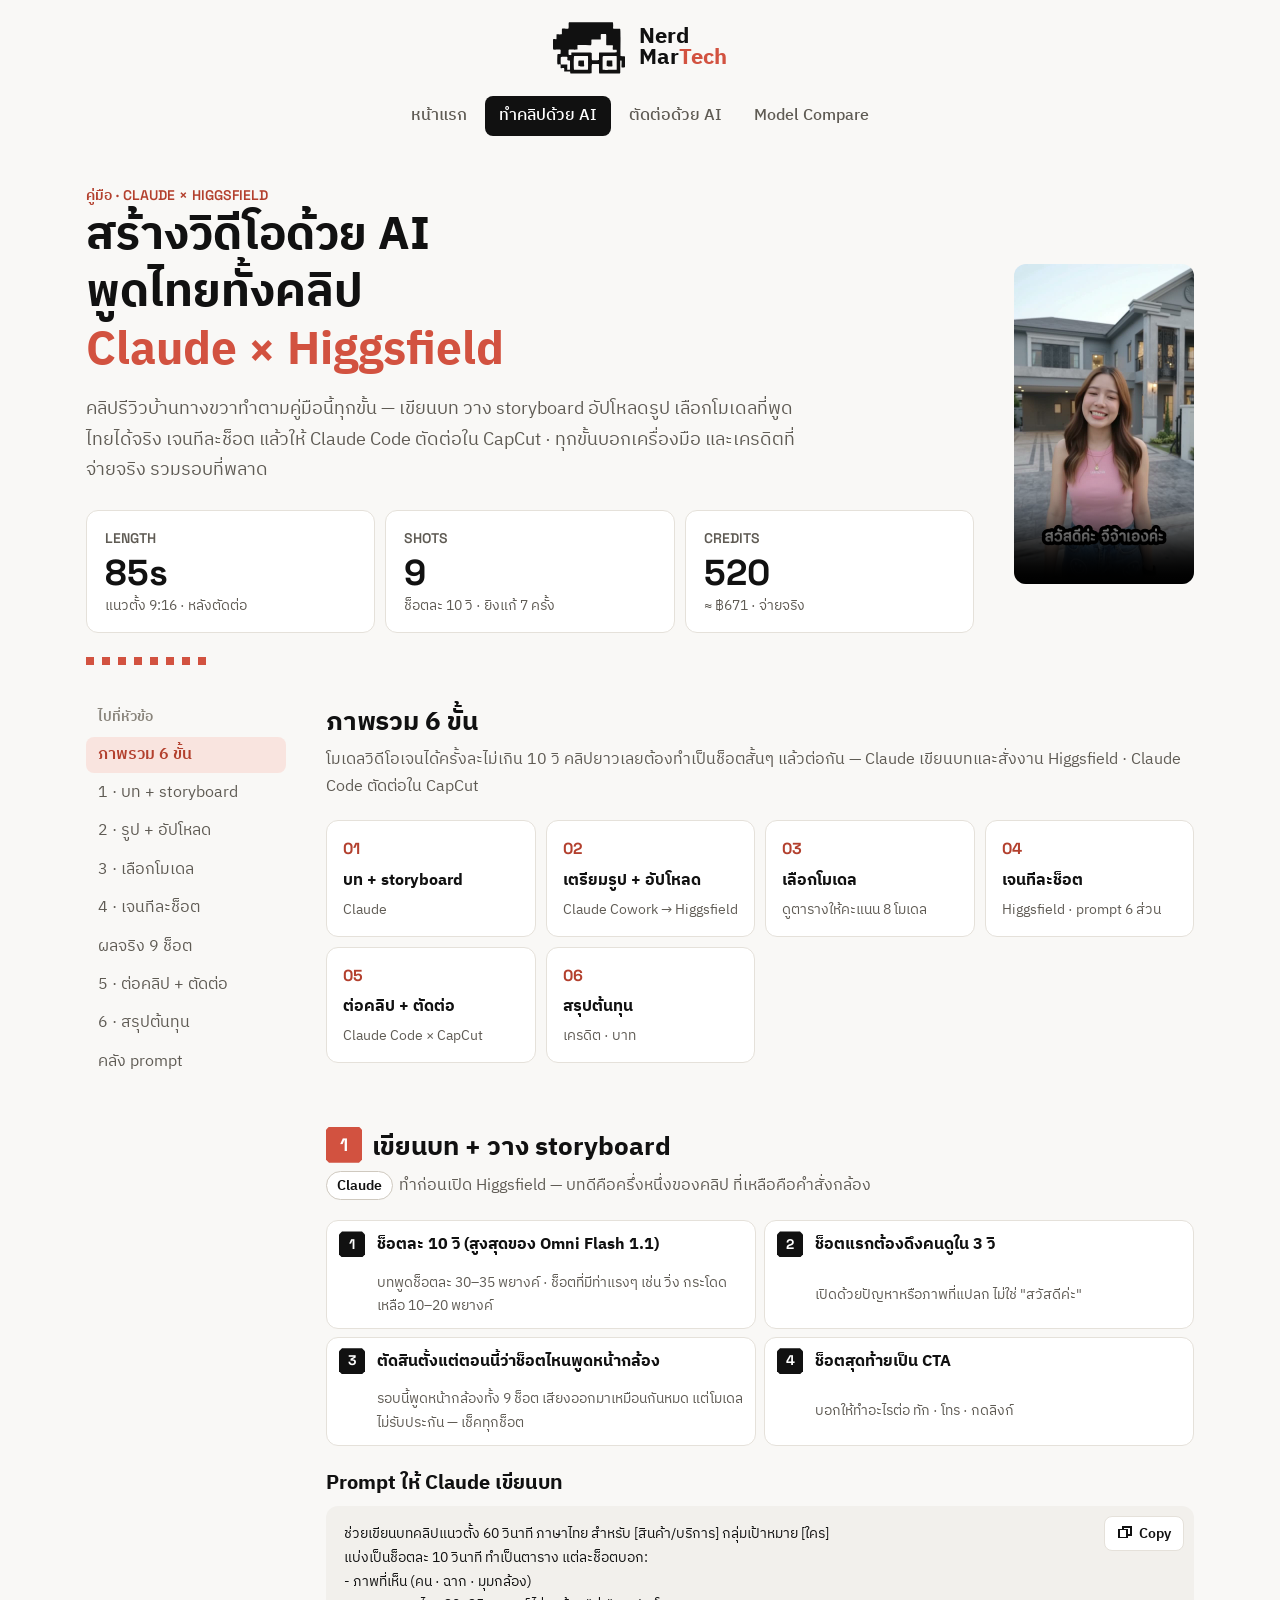
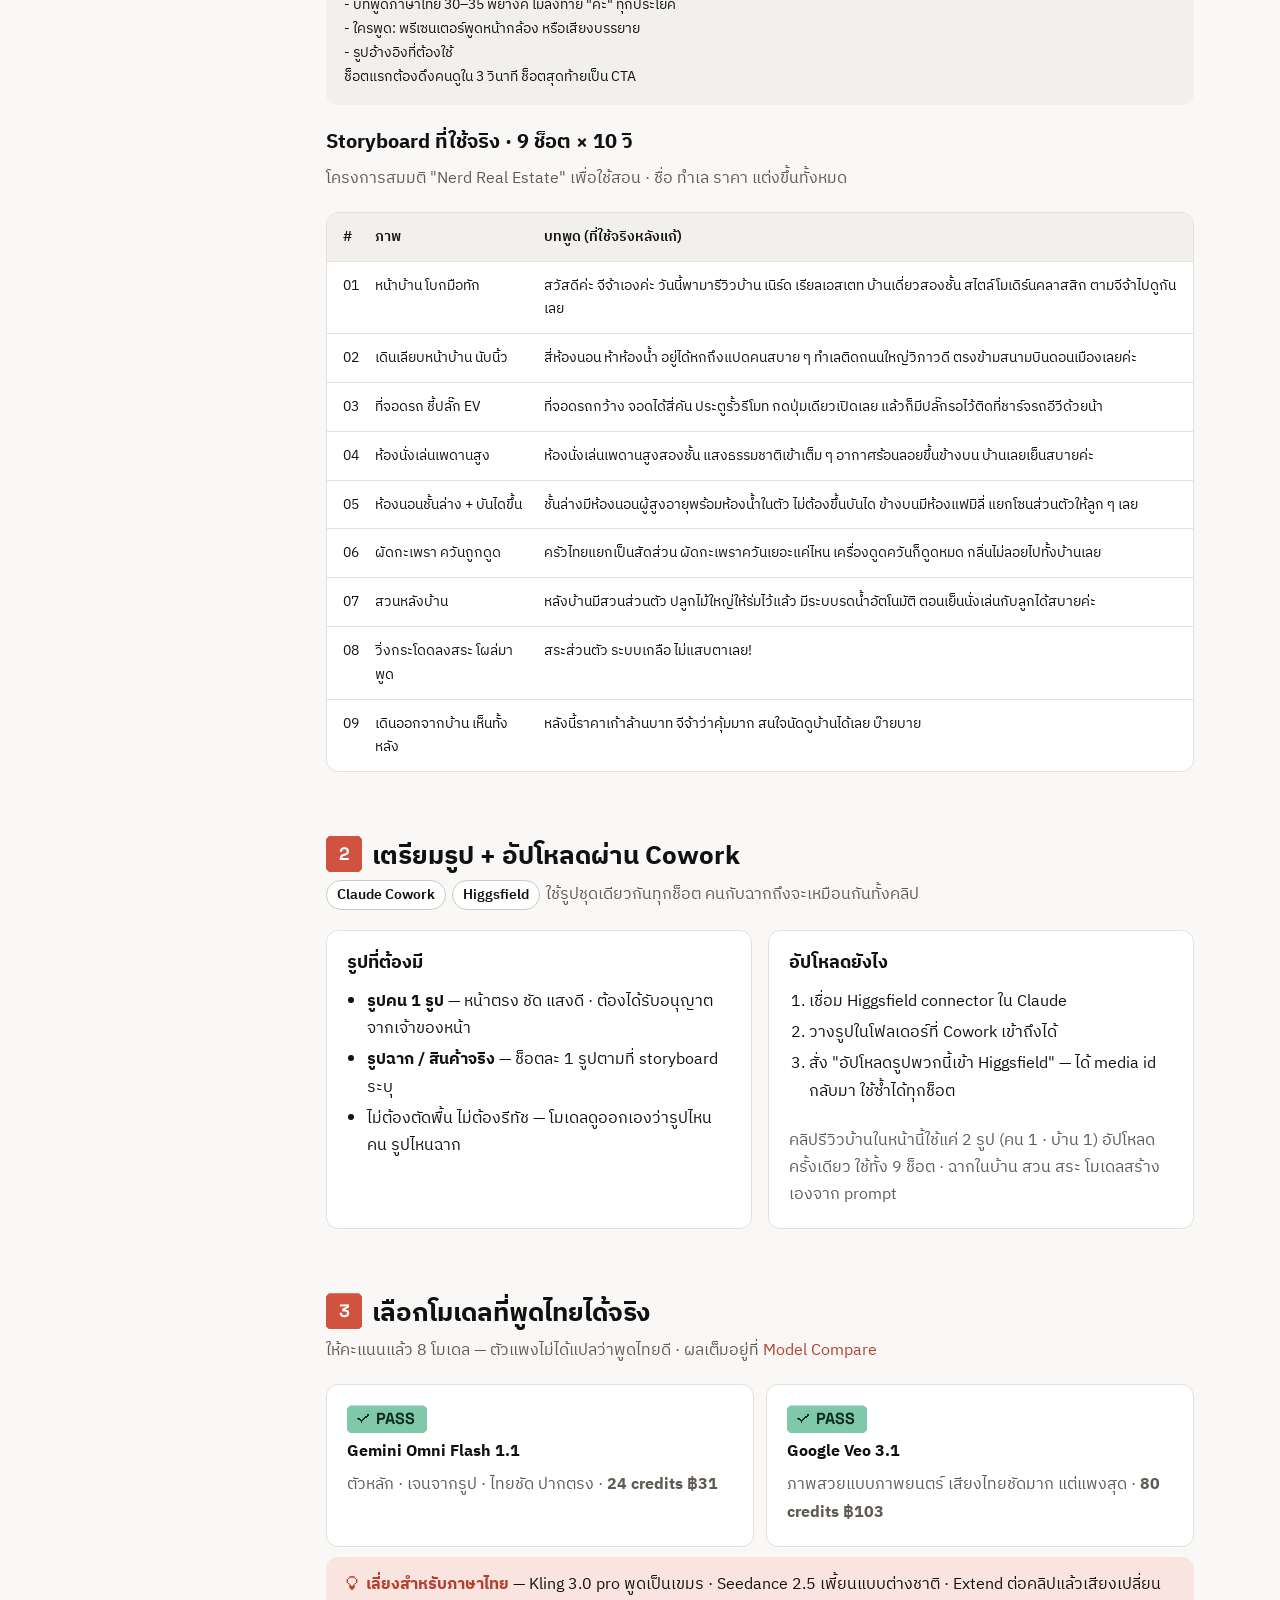
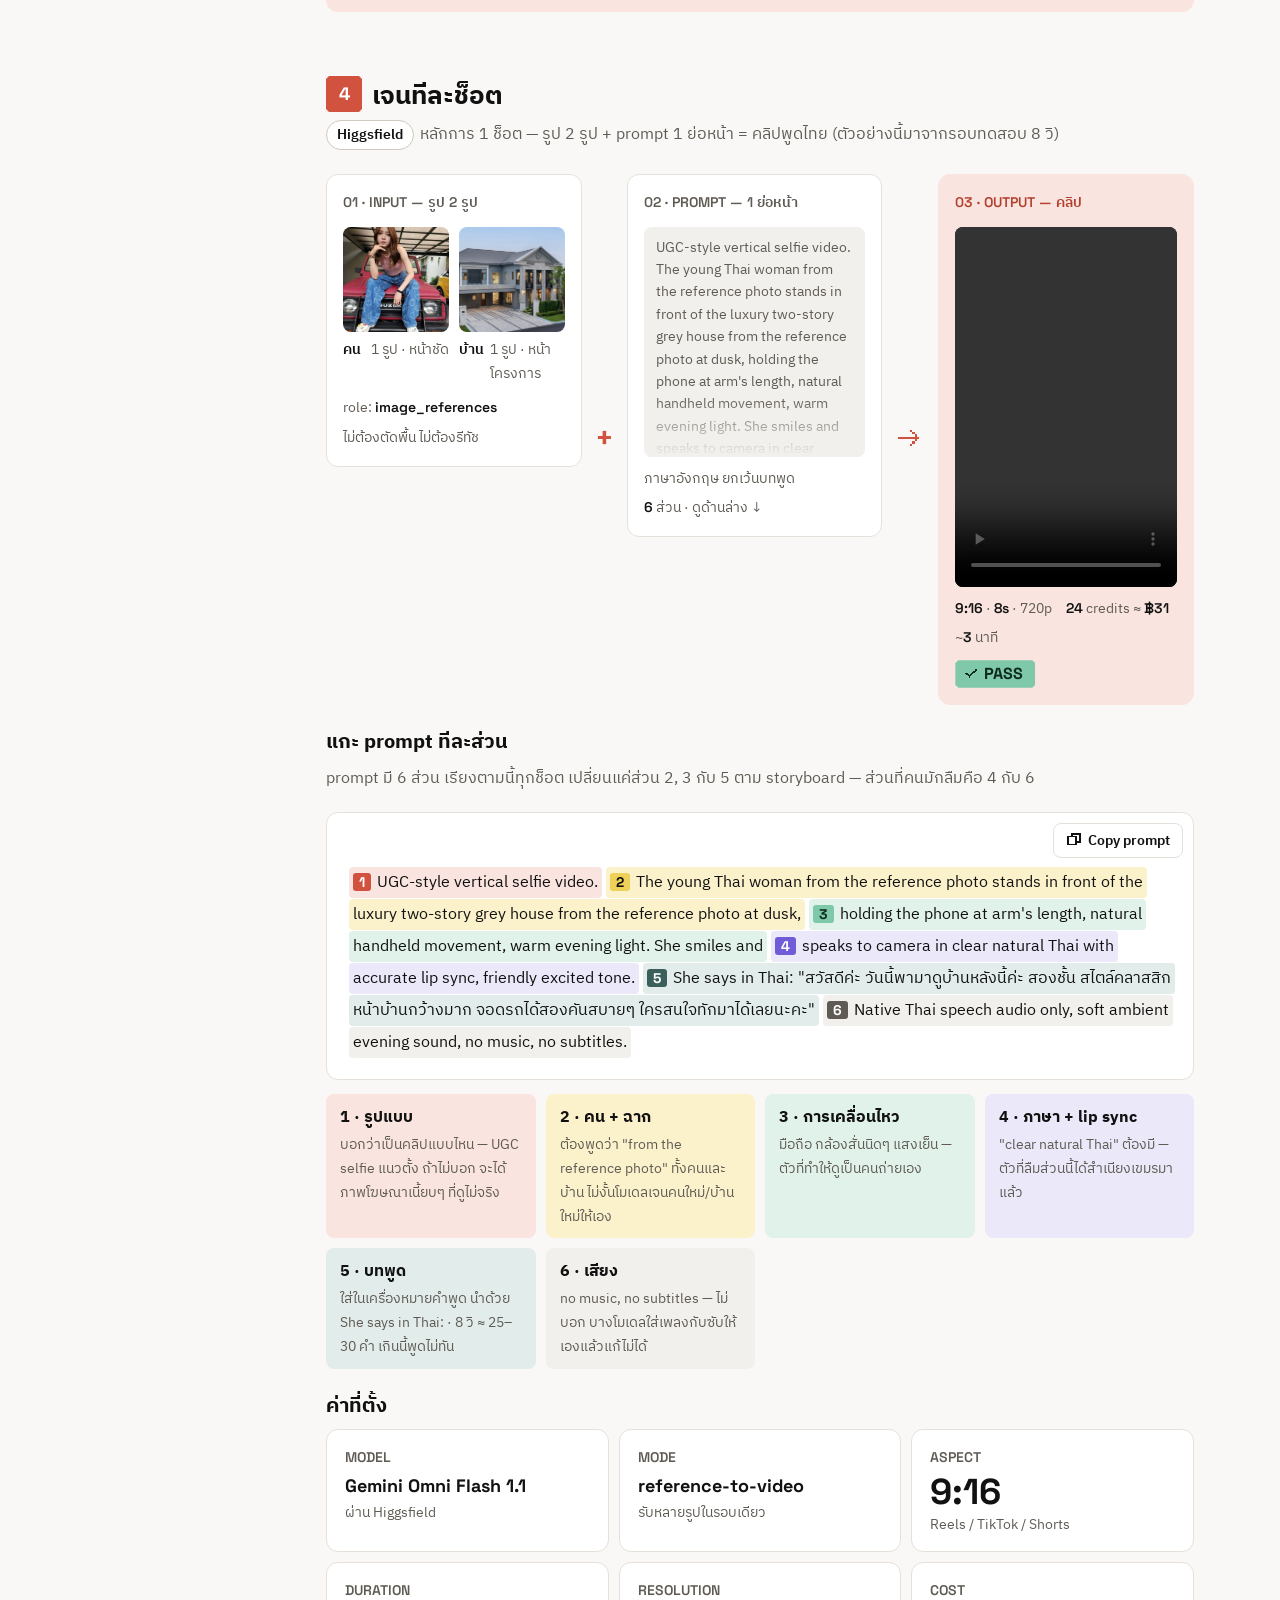
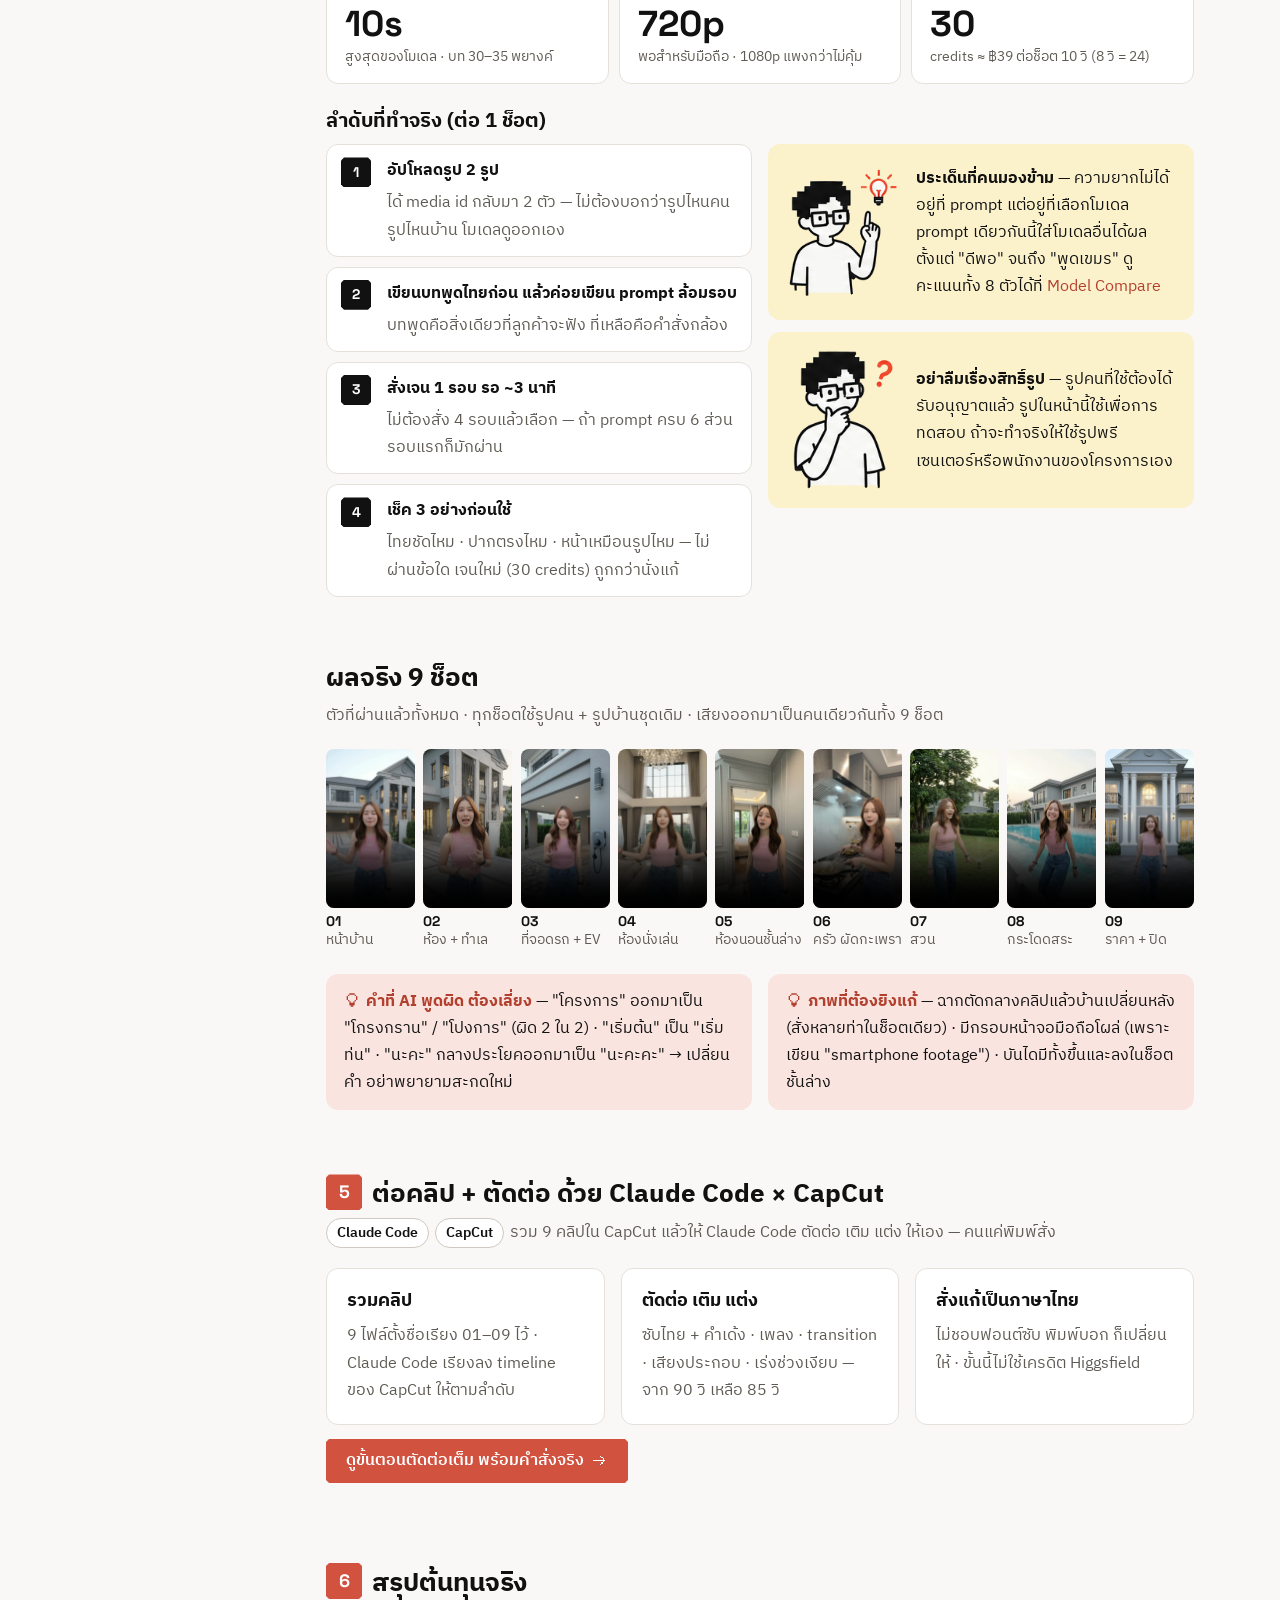
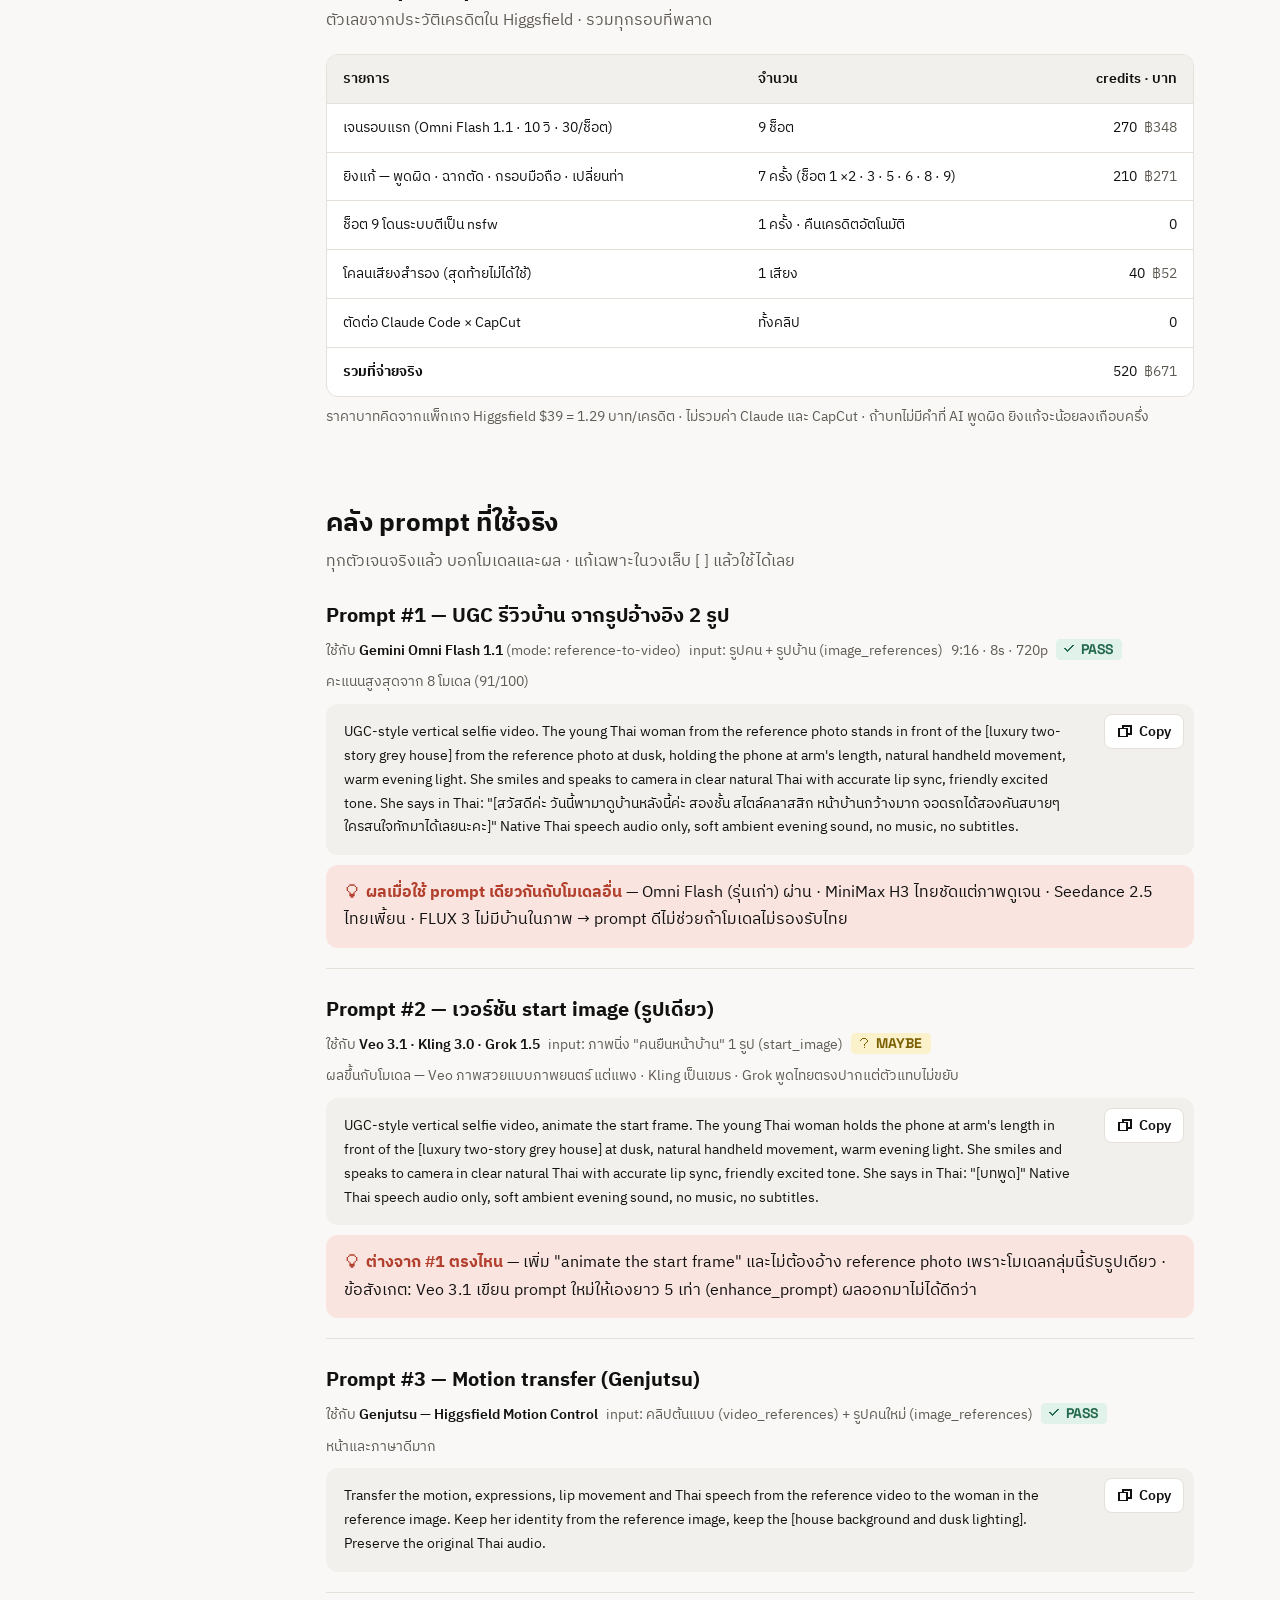
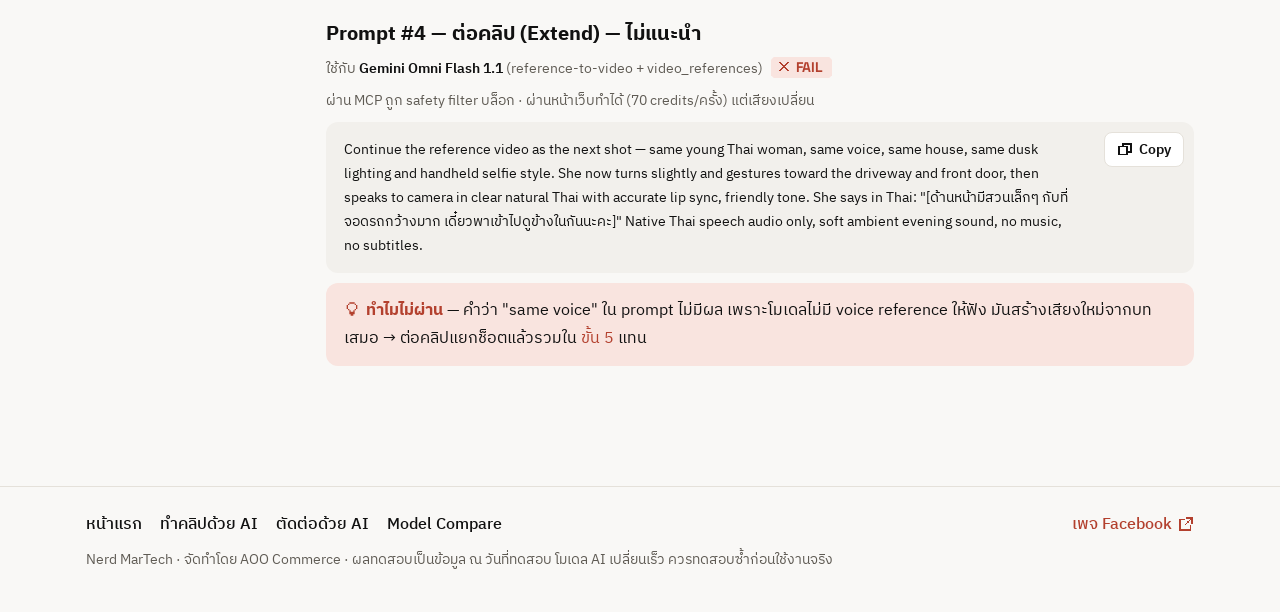
<file: prompts.html>
<!DOCTYPE html>
<html lang="th">
<head>
<meta charset="UTF-8">
<meta name="viewport" content="width=device-width, initial-scale=1">
<title>Prompts — ย้ายไปแล้ว · Nerd MarTech</title>
<meta name="robots" content="noindex, follow">
<link rel="canonical" href="https://nerdmartech.com/ai-video.html">
<meta http-equiv="refresh" content="0; url=ai-video.html">
<script>var m={"": "#prompts", "structure": "#step4", "p-ugc": "#p-ugc", "p-start": "#p-start", "p-motion": "#p-motion", "p-edit": "#prompts", "p-extend": "#p-extend"};var h=location.hash.slice(1);location.replace("ai-video.html"+(m[h]!==undefined?m[h]:(h?"#"+h:"")));</script>
</head>
<body>
<p>หน้านี้ย้ายไปอยู่ที่ <a href="ai-video.html">ai-video.html</a> แล้วครับ</p>
</body>
</html>
</file>
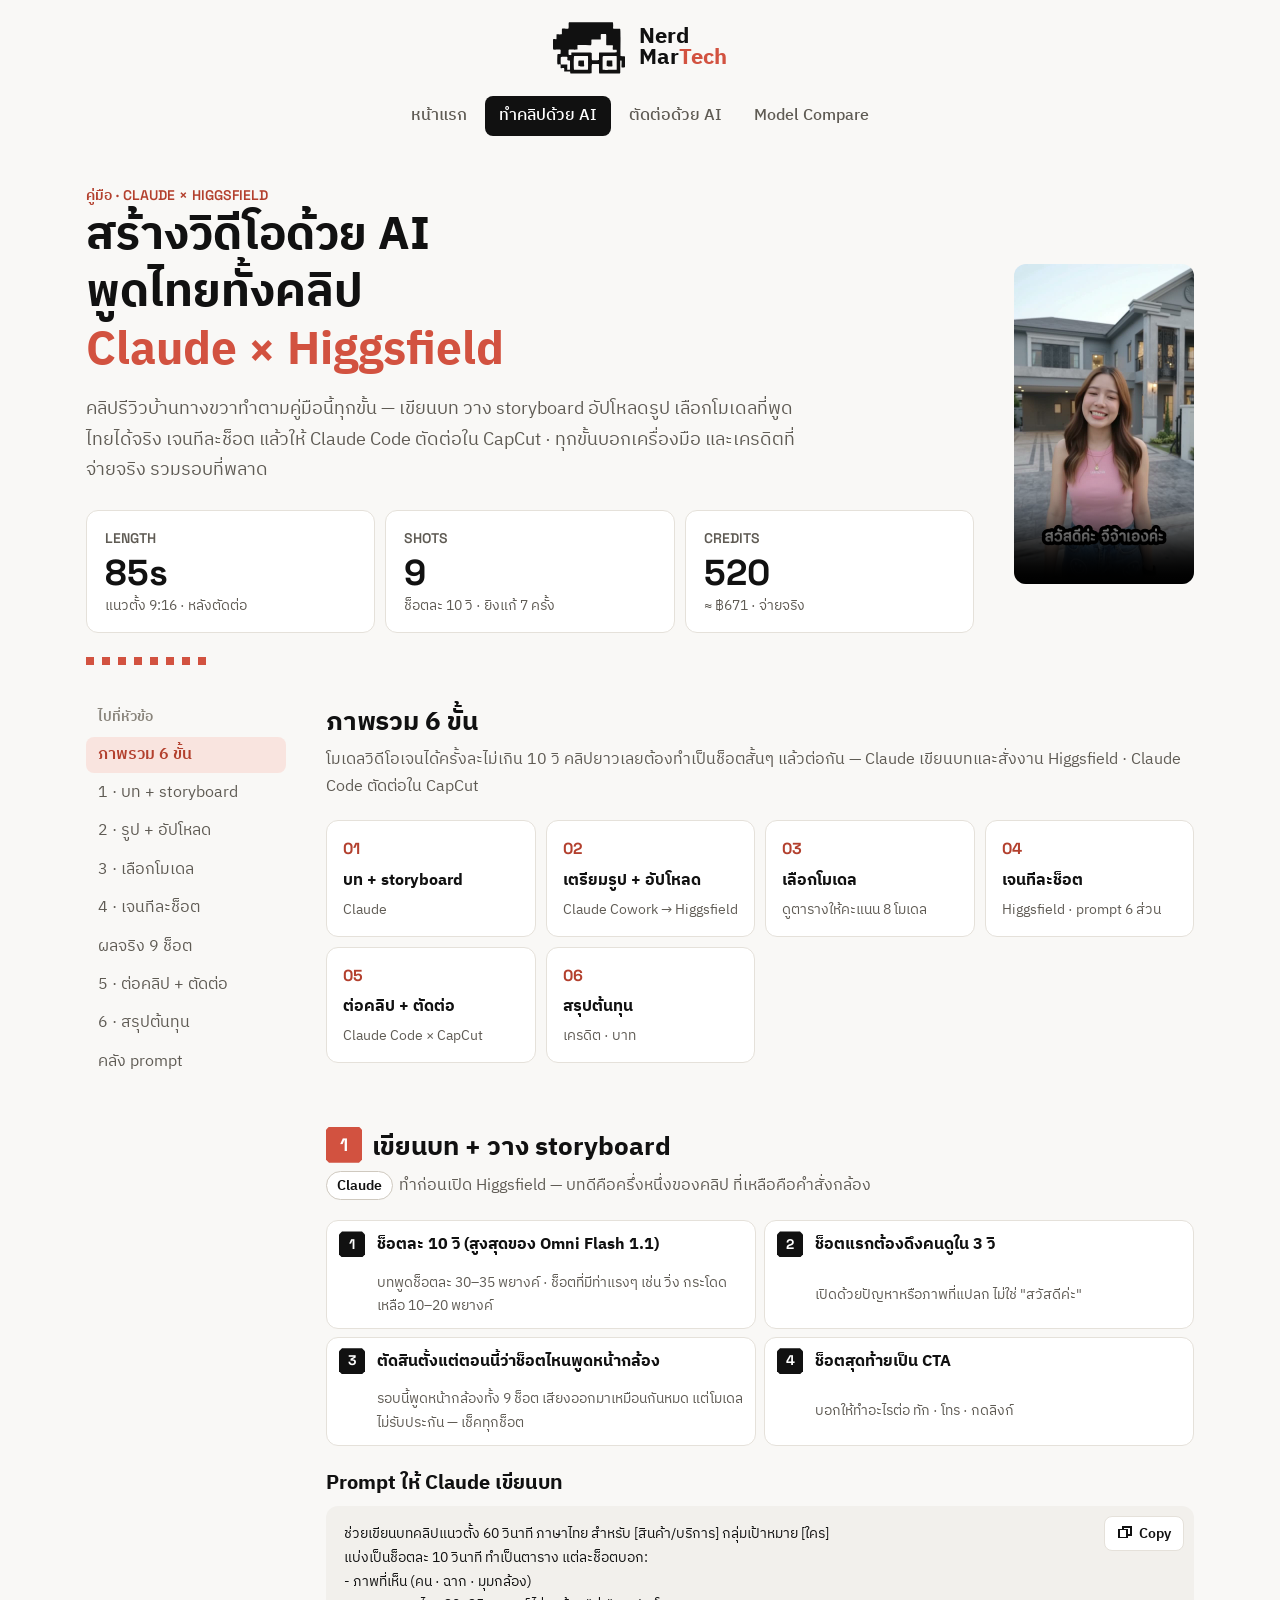
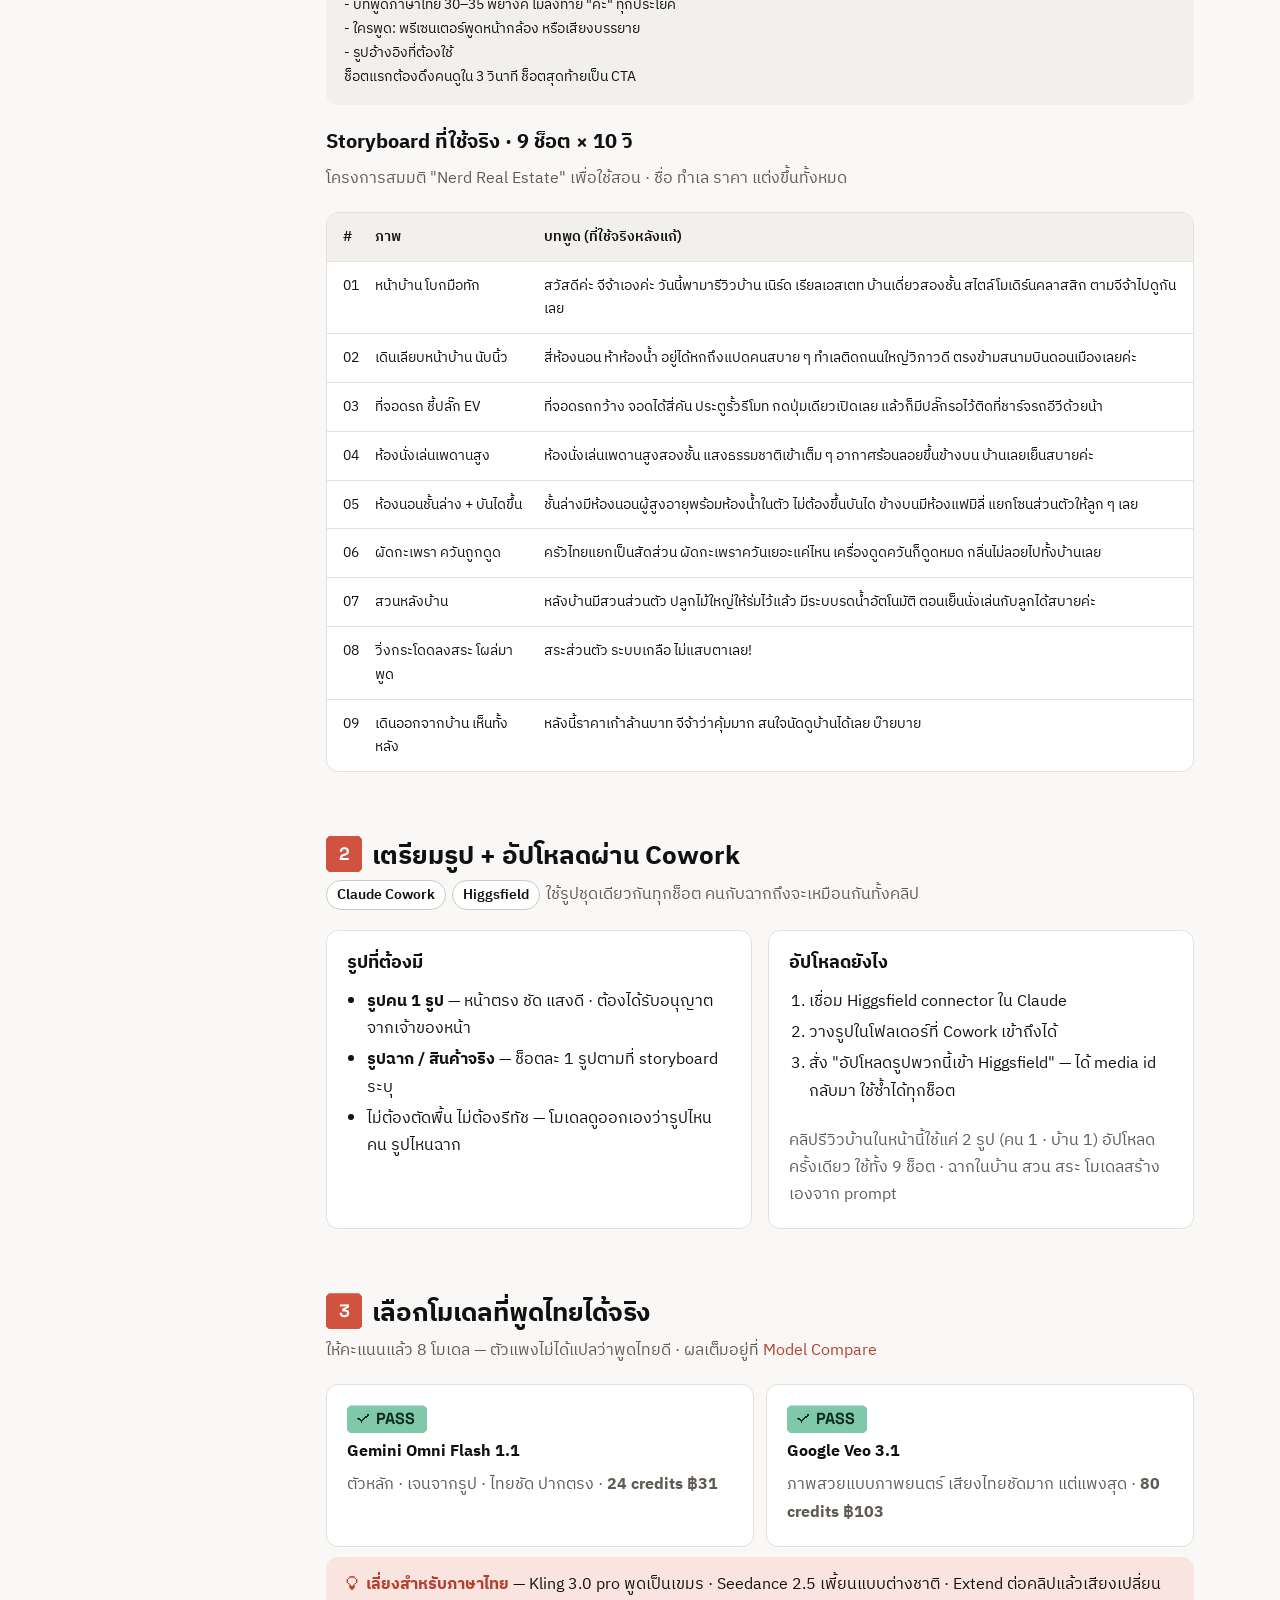
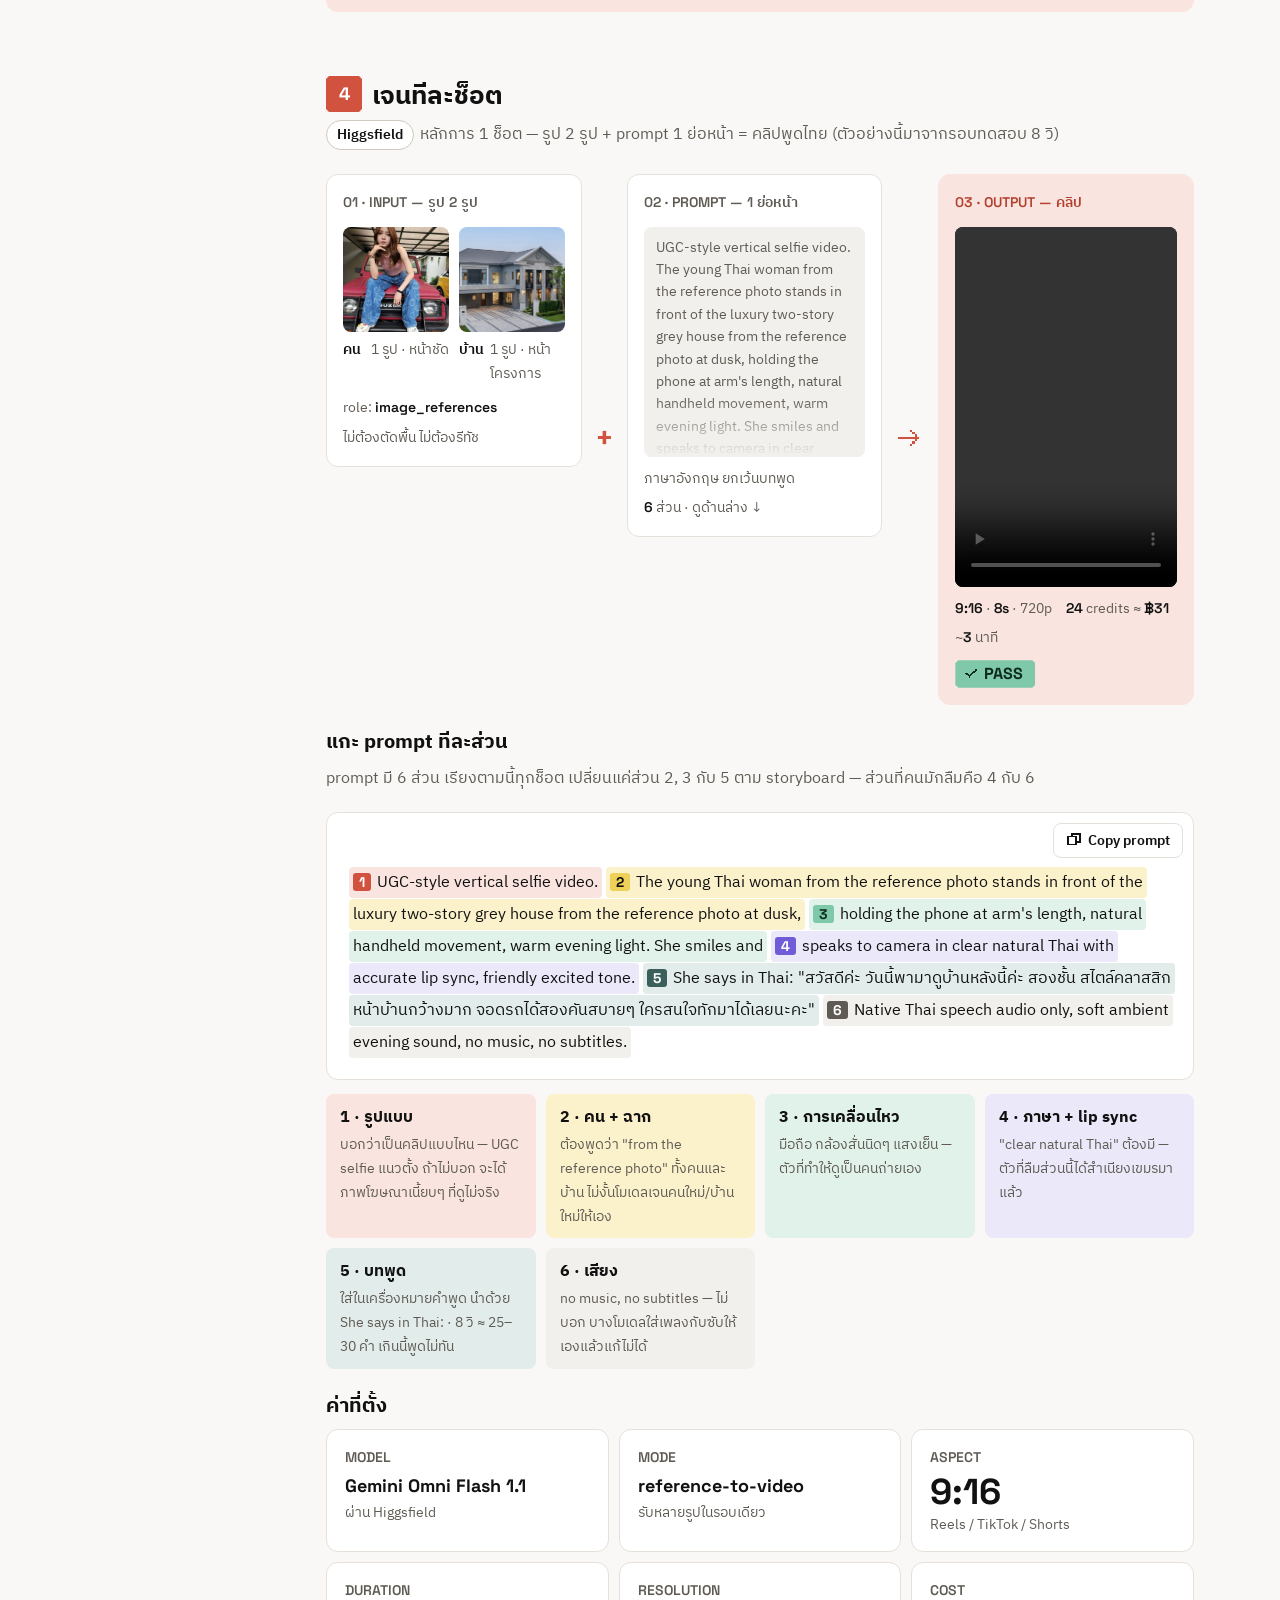
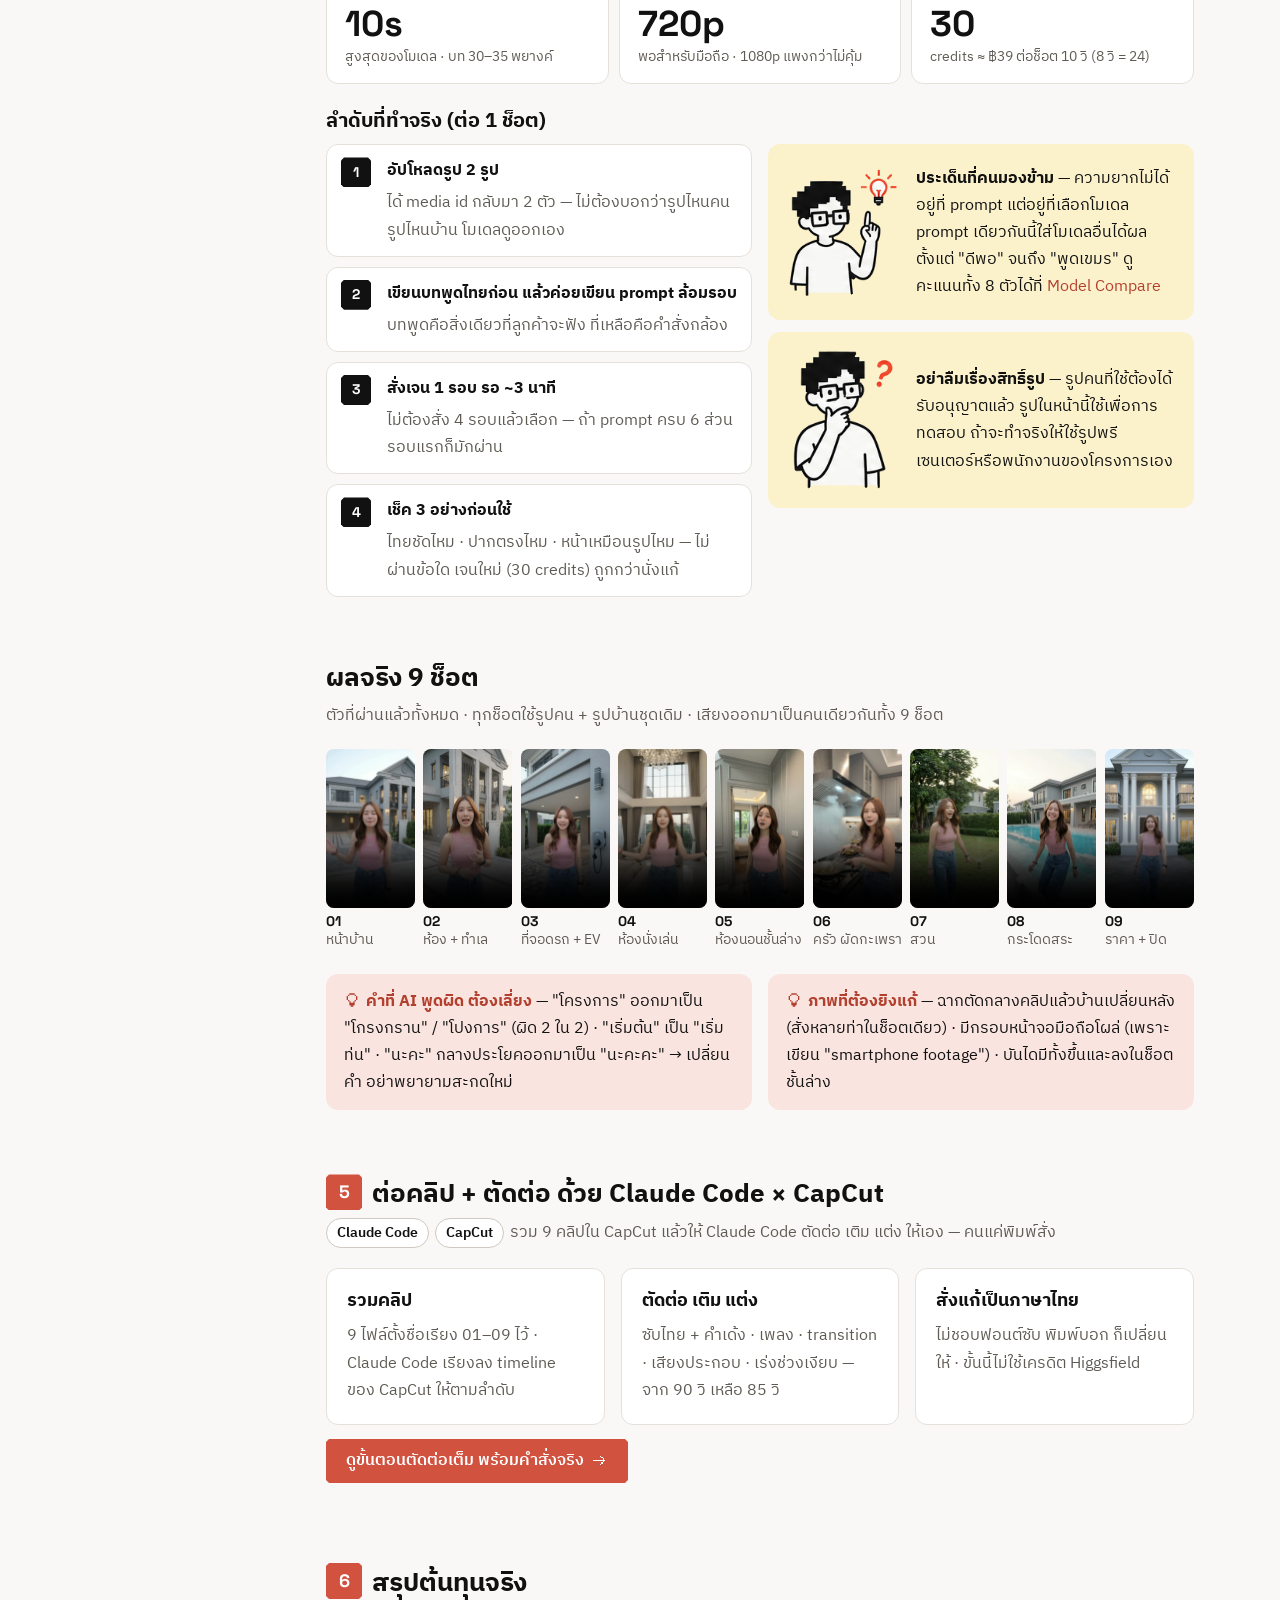
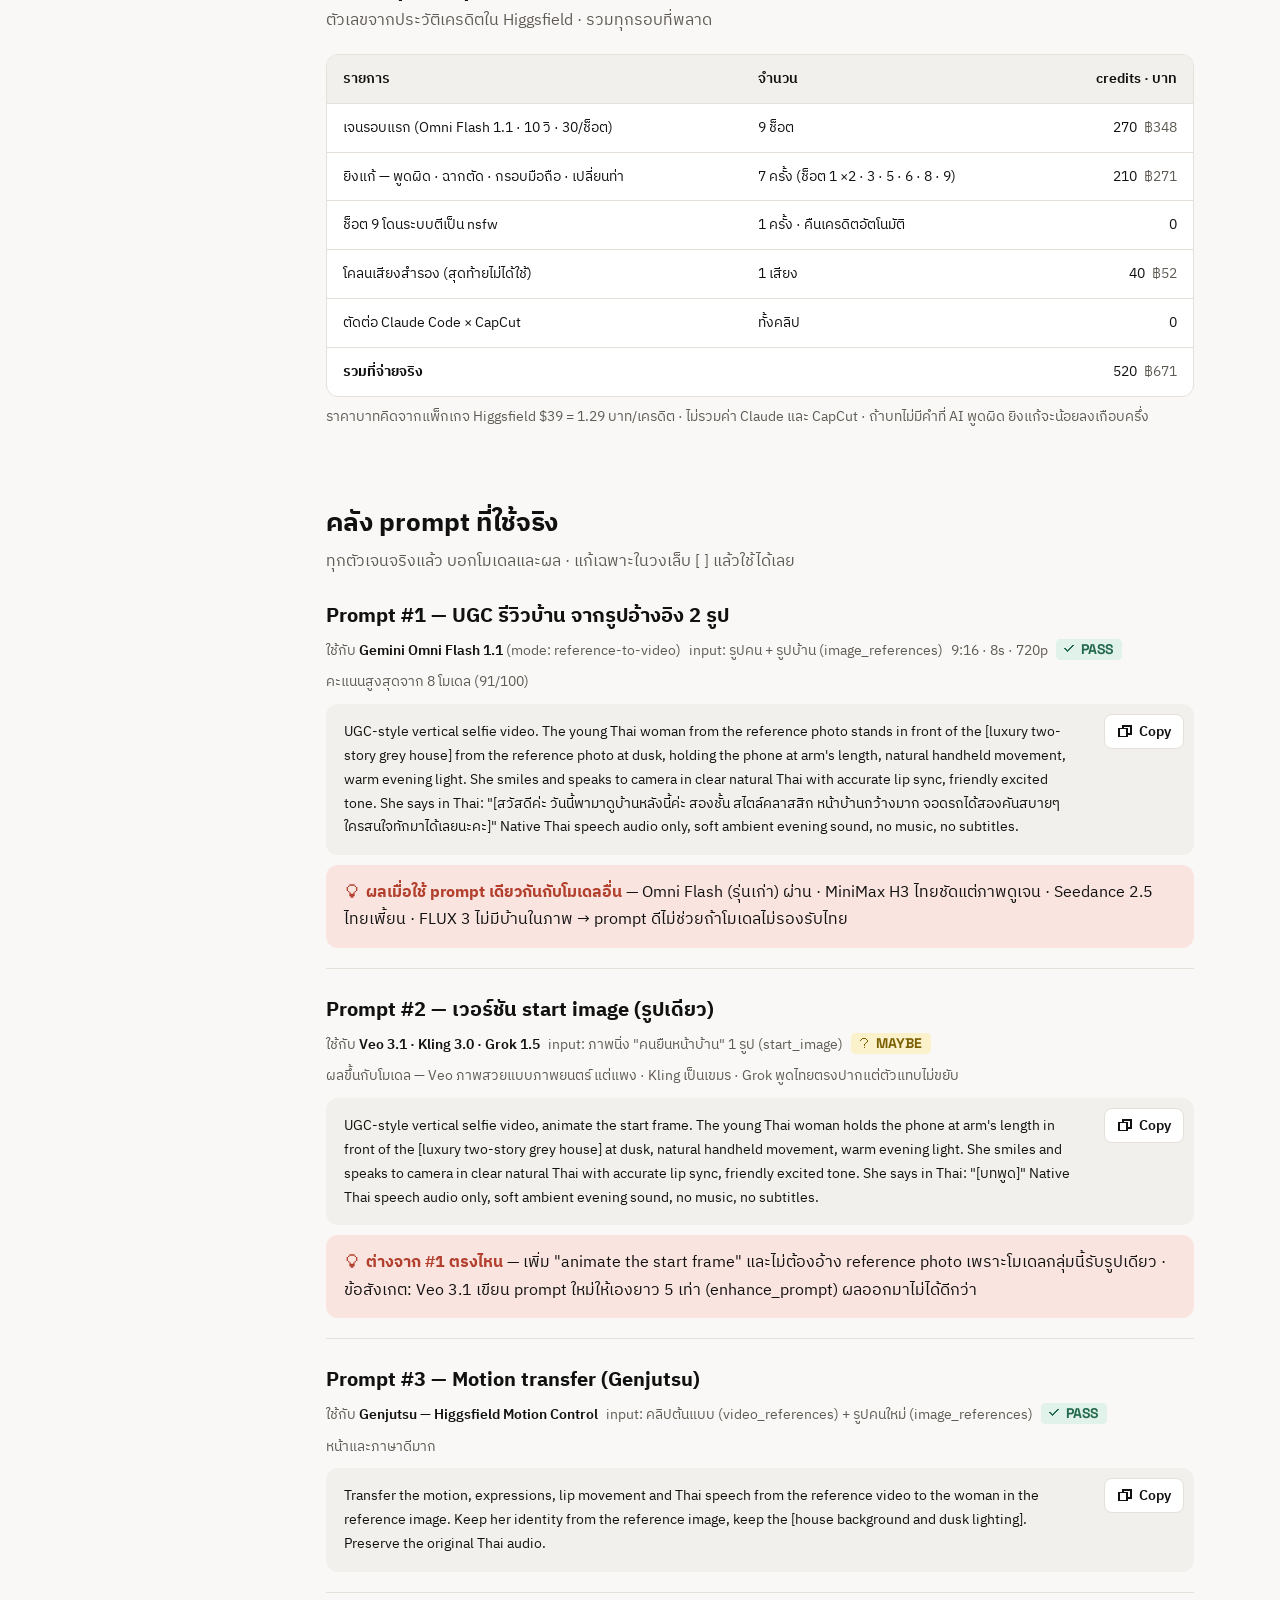
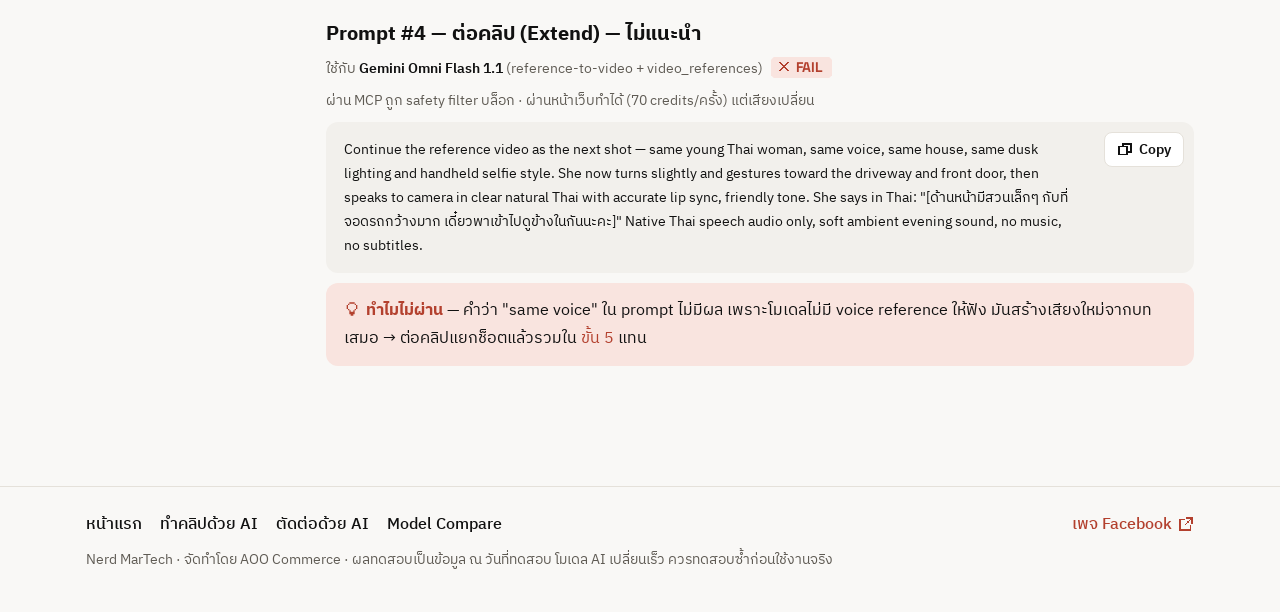
<file: use-cases.html>
<!DOCTYPE html>
<html lang="th">
<head>
<meta charset="UTF-8">
<meta name="viewport" content="width=device-width, initial-scale=1">
<title>Use Cases — ย้ายไปแล้ว · Nerd MarTech</title>
<meta name="robots" content="noindex, follow">
<link rel="canonical" href="https://nerdmartech.com/ai-video.html">
<meta http-equiv="refresh" content="0; url=ai-video.html">
<script>var m={"ugc-house": "#step4", "long-clip": "#step5"};var h=location.hash.slice(1);if(h==="motion-transfer"){location.replace("compare.html#ranking");}else location.replace("ai-video.html"+(m[h]!==undefined?m[h]:(h?"#"+h:"")));</script>
</head>
<body>
<p>หน้านี้ย้ายไปอยู่ที่ <a href="ai-video.html">ai-video.html</a> แล้วครับ</p>
</body>
</html>
</file>
<file: assets/style.css>
/* =====================================================================
   Nerd MarTech — Design System v2.0 (light)
   Rules: light surfaces · 1 main accent (red) · no blue · min text 14px ·
   buttons/badges 16px · no letter-spacing · no one-side accent borders
   (use filled tint backgrounds instead)
   ===================================================================== */
:root{
  /* surfaces */
  --bg:#f9f8f6;            /* Nerd Off-white — page */
  --bg2:#f2f0ec;           /* sunken: code, prompt, input */
  --card:#ffffff;          /* card */
  --card2:#f2f0ec;         /* chip, secondary button */
  --line:#e5e1da;          /* hairline */
  --line2:#cfc9bf;         /* stronger border (hover, ghost) */
  /* ink */
  --text:#111111;          /* Nerd Black */
  --muted:#5f5b54;         /* secondary text (6:1 on bg) */
  --faint:#8a857c;         /* placeholder, disabled */
  /* brand */
  --accent:#d25240;        /* Nerd Red — fills, primary button */
  --accent-ink:#b3402e;    /* red text / links on light */
  --accent-soft:#f9e4df;   /* red tint fill */
  --accent2:#efd058;       /* Nerd Yellow — highlight fill only (never text) */
  --yellow-soft:#fbf2cc;
  --green:#3b605c;         /* Nerd Green — alt section */
  --green-soft:#e2ecea;
  --purple:#6f5cd6;        /* Nerd Purple — experimental */
  --purple-soft:#ebe8fa;
  /* result */
  --ok:#7fc8a9;--ok-ink:#23694d;--ok-soft:#e1f2ea;
  --warn:#efd058;--warn-ink:#7a5f00;--warn-soft:#fbf2cc;
  --bad:#d25240;--bad-ink:#b3402e;--bad-soft:#f9e4df;
  --offwhite:#f9f8f6;--black:#111111;
  /* type */
  --font-body:'IBM Plex Sans Thai','Sarabun',system-ui,sans-serif;
  --font-display:'Space Grotesk','IBM Plex Sans Thai',sans-serif;
  --font-jp:'Zen Kaku Gothic New','IBM Plex Sans Thai',sans-serif;
  /* type scale — minimum 14px. sm=caption/meta · md=body/button/badge · lg=lead */
  --fs-xs:14px;--fs-sm:14px;--fs-md:16px;--fs-lg:18px;
  --fs-h1:clamp(30px,5vw,46px);--fs-h2:26px;--fs-h3:20px;
  /* space & shape */
  --s1:4px;--s2:8px;--s3:12px;--s4:16px;--s5:24px;--s6:32px;--s7:48px;--s8:64px;
  --r:12px;                /* card radius */
  --r-sm:8px;              /* chip, input, small box */
  --px:3px;                /* pixel step for stepped corners (buttons, badges, tags) */
  --shadow:0 1px 2px rgba(17,17,17,.04),0 4px 16px rgba(17,17,17,.05);
}
*{box-sizing:border-box}
html{scroll-behavior:smooth}
body{margin:0;background:var(--bg);color:var(--text);font-family:var(--font-body);line-height:1.7;font-size:var(--fs-md);-webkit-font-smoothing:antialiased;overflow-x:clip}
main{min-width:0;display:block}
a{color:var(--accent-ink);text-decoration:none}
a:hover{text-decoration:underline;text-underline-offset:3px}
img{max-width:100%}
.wrap{max-width:1140px;margin:0 auto;padding:0 16px}

/* ---------- header: centered logo + sticky nav ---------- */
.site-head{position:sticky;top:calc(-1 * var(--logo-h,74px));z-index:40;background:var(--bg)}
.site-head .logo{display:flex;align-items:center;justify-content:center;gap:14px;padding:22px 16px 14px;color:var(--text);text-decoration:none}
.site-head .logo:hover{text-decoration:none}
.logo-sym{height:52px;width:auto;display:block}
.logo-wm{font-weight:700;font-size:22px;line-height:.95;text-align:left}
.logo-wm span{color:var(--accent)}
.site-nav{position:relative;background:rgba(249,248,246,.92);backdrop-filter:blur(10px);border-top:1px solid var(--line);border-bottom:1px solid var(--line)}
.site-nav .wrap{display:flex;justify-content:center;height:56px;align-items:center}
.links{display:flex;gap:4px;overflow-x:auto;-webkit-overflow-scrolling:touch}
.links a{color:var(--muted);padding:6px 14px;font-weight:500;font-size:var(--fs-md);white-space:nowrap;border-radius:var(--r-sm)}
.links a:hover{color:var(--text);background:var(--card2);text-decoration:none}
.links a.active{color:#fff;background:var(--text)}
@media (max-width:560px){.logo-sym{height:40px}.logo-wm{font-size:var(--fs-lg)}.site-nav .wrap{justify-content:flex-start}}

/* ---------- hero ---------- */
.hero{padding:40px 0 28px}
.hero h1{font-size:var(--fs-h1);line-height:1.25;margin:0 0 14px;font-weight:700}
.hero h1 em{color:var(--accent);font-style:normal}
.hero p{font-size:var(--fs-lg);color:var(--muted);max-width:720px;margin:0 0 24px}

/* hero with media (home) */
.hero.split{display:grid;grid-template-columns:minmax(0,1.1fr) minmax(0,1fr);gap:40px;align-items:center}
.hero.split .px-divider{margin-bottom:0}
.hero-media{margin:0;display:flex;flex-direction:column;gap:8px}
.hero-media video{width:100%;aspect-ratio:16/9;object-fit:cover;background:#111;border-radius:var(--r);display:block}
.hero-media figcaption{font-size:var(--fs-sm);color:var(--muted)}
@media(max-width:860px){.hero.split{grid-template-columns:minmax(0,1fr);gap:20px}}

/* ---------- buttons (16px · stepped pixel corners) ---------- */
.btns{display:flex;gap:10px;flex-wrap:wrap}
.btn{display:inline-flex;align-items:center;gap:8px;min-height:44px;padding:10px 20px;font-family:var(--font-body);font-weight:600;font-size:var(--fs-md);line-height:1.2;color:var(--text);background:var(--card2);border:0;cursor:pointer;
  clip-path:polygon(var(--px) 0,calc(100% - var(--px)) 0,100% var(--px),100% calc(100% - var(--px)),calc(100% - var(--px)) 100%,var(--px) 100%,0 calc(100% - var(--px)),0 var(--px))}
.btn:hover{text-decoration:none;background:var(--line)}
.btn.primary{background:var(--accent);color:#fff}
.btn.primary:hover{background:var(--accent-ink)}
.btn.dark{background:var(--text);color:#fff}
.btn.dark:hover{background:#333}
.btn.ghost{background:transparent;box-shadow:inset 0 0 0 2px var(--line2)}
.btn.ghost:hover{background:var(--card2)}
.btn.sm{min-height:36px;padding:6px 14px;font-size:var(--fs-sm)}
.btn svg{width:16px;height:16px;fill:currentColor;shape-rendering:crispEdges;flex:none}

/* ---------- sections & headings ---------- */
section{padding:32px 0}
h2{font-size:var(--fs-h2);line-height:1.35;margin:0 0 6px;font-weight:700}
.h2sub{color:var(--muted);margin:0 0 20px;font-size:var(--fs-md)}
h3{font-size:var(--fs-h3);line-height:1.4;margin:24px 0 8px}

/* ---------- grid & cards ---------- */
.grid{display:grid;gap:16px}
.g2{grid-template-columns:repeat(auto-fit,minmax(280px,1fr))}
.g3{grid-template-columns:repeat(auto-fit,minmax(250px,1fr))}
.g4{grid-template-columns:repeat(auto-fill,minmax(230px,1fr))}
.card{background:var(--card);border:1px solid var(--line);border-radius:var(--r);padding:20px;display:flex;flex-direction:column;gap:8px}
a.card{color:inherit}
a.card:hover{text-decoration:none;border-color:var(--line2);box-shadow:var(--shadow)}
.card h3{margin:0;font-size:var(--fs-lg)}
.card p{margin:0;color:var(--muted);font-size:var(--fs-md)}
.card .tag{display:inline-block;font-size:var(--fs-sm);font-weight:600;color:var(--accent-ink);background:var(--accent-soft);padding:2px 10px;border-radius:999px;width:fit-content}
.card .more{margin-top:auto;font-size:var(--fs-md);font-weight:600}
.kv{display:grid;grid-template-columns:110px 1fr;gap:6px 12px;font-size:var(--fs-md)}
.kv b{color:var(--muted);font-weight:500}

/* ---------- use-case: one viewport per case ---------- */
.uc{display:grid;grid-template-columns:var(--ucw,250px) 1fr;gap:28px;align-items:start;margin-top:6px}
.uc.two{--ucw:430px}
.uc .vids{display:grid;grid-template-columns:1fr;gap:10px}
.uc.two .vids{grid-template-columns:1fr 1fr}
.uc .vcard video{aspect-ratio:9/16}
.uc .vcard .body{padding:10px 12px 12px;gap:4px}
.uc .vcard .name{font-size:var(--fs-md)}
.uc .kv{gap:4px 10px;margin-bottom:14px;grid-template-columns:96px 1fr}
.uc h3{margin:0 0 8px;font-size:var(--fs-md);font-weight:700;color:var(--muted)}
.steps.compact{display:grid;grid-template-columns:1fr 1fr;gap:8px}
.steps.compact li{padding:10px 12px;grid-template-columns:28px 1fr;gap:10px}
.steps.compact li::before{width:26px;height:26px;font-size:var(--fs-sm)}
.steps.compact li span{font-size:var(--fs-sm)}
.uc .lesson{margin-top:12px;padding:12px 14px}
@media(max-width:820px){.uc,.uc.two{grid-template-columns:1fr}.uc .vids,.uc.two .vids{grid-template-columns:1fr 1fr}.uc .vids .vcard video{max-height:360px}.steps.compact{grid-template-columns:1fr}}

/* ---------- chips ---------- */
.chips{display:flex;flex-wrap:wrap;gap:8px}
.chip{background:var(--card2);border-radius:999px;padding:5px 14px;font-size:var(--fs-sm);color:var(--muted)}
.chip b{color:var(--text)}

/* ---------- verdict (legacy pill, prompts page) → same look as small badge ---------- */
.verdict{display:inline-block;padding:3px 10px;border-radius:999px;font-size:var(--fs-sm);font-weight:600;width:fit-content}
.v-ok{background:var(--ok-soft);color:var(--ok-ink)}
.v-warn{background:var(--warn-soft);color:var(--warn-ink)}
.v-bad{background:var(--bad-soft);color:var(--bad-ink)}

/* ---------- video card ---------- */
.vcard{position:relative;background:var(--card);border:1px solid var(--line);border-radius:var(--r);overflow:hidden;display:flex;flex-direction:column}
.vcard video{width:100%;aspect-ratio:9/16;background:#111;object-fit:cover;display:block}
.vcard .out{position:absolute;top:8px;left:8px;font-family:var(--font-display);font-weight:600;font-size:var(--fs-sm);background:rgba(17,17,17,.78);color:#fff;padding:2px 8px;
  clip-path:polygon(var(--px) 0,calc(100% - var(--px)) 0,100% var(--px),100% calc(100% - var(--px)),calc(100% - var(--px)) 100%,var(--px) 100%,0 calc(100% - var(--px)),0 var(--px))}
.vcard.wide video{aspect-ratio:9/16}
.vcard .body{padding:12px 14px 14px;display:flex;flex-direction:column;gap:6px;flex:1}
.vcard .rank{font-size:var(--fs-sm);color:var(--muted)}
.vcard .name{font-weight:700;font-size:var(--fs-md);line-height:1.35}
.vcard .row{display:flex;justify-content:space-between;align-items:center;gap:8px;font-size:var(--fs-sm);color:var(--muted)}
.vcard .note{font-size:var(--fs-sm);margin-top:4px}
.vcard .credits{font-family:var(--font-display);font-weight:600;color:var(--text);white-space:nowrap;text-align:right}
.blocked{aspect-ratio:9/16;display:flex;flex-direction:column;align-items:center;justify-content:center;background:var(--card2);color:var(--muted);font-size:var(--fs-sm);text-align:center;padding:20px;gap:10px}

/* ---------- steps ---------- */
.steps{counter-reset:s;display:flex;flex-direction:column;gap:10px;margin:0;padding:0;list-style:none}
.steps li{counter-increment:s;display:grid;grid-template-columns:34px 1fr;gap:2px 12px;align-items:start;background:var(--card);border:1px solid var(--line);border-radius:var(--r);padding:12px 14px}
.steps li::before{content:counter(s);width:30px;height:30px;background:var(--text);color:#fff;font-family:var(--font-display);font-weight:700;display:flex;align-items:center;justify-content:center;font-size:var(--fs-sm);
  clip-path:polygon(var(--px) 0,calc(100% - var(--px)) 0,100% var(--px),100% calc(100% - var(--px)),calc(100% - var(--px)) 100%,var(--px) 100%,0 calc(100% - var(--px)),0 var(--px))}
.steps li b{display:block;margin-bottom:2px}
.steps li span{grid-column:2;color:var(--muted);font-size:var(--fs-md)}

/* ---------- guide step heading + tool pill ---------- */
.stepno{display:inline-flex;align-items:center;justify-content:center;width:36px;height:36px;background:var(--accent);color:#fff;font-family:var(--font-display);font-weight:700;font-size:var(--fs-lg);margin-right:10px;vertical-align:4px;clip-path:polygon(var(--px) 0,calc(100% - var(--px)) 0,100% var(--px),100% calc(100% - var(--px)),calc(100% - var(--px)) 100%,var(--px) 100%,0 calc(100% - var(--px)),0 var(--px))}
.tool{display:inline-block;font-size:var(--fs-sm);font-weight:600;background:var(--card);border:1px solid var(--line2);color:var(--text);padding:2px 10px;border-radius:999px;margin-right:6px}

/* ---------- 9:16 clip strip (small tiles, one row on desktop) ---------- */
.clips{display:grid;grid-template-columns:repeat(9,minmax(0,1fr));gap:8px}
.clips figure{margin:0;display:flex;flex-direction:column;gap:4px}
.clips video{width:100%;aspect-ratio:9/16;object-fit:cover;background:#111;border-radius:var(--r-sm);display:block}
.clips figcaption{font-size:var(--fs-sm);color:var(--muted);line-height:1.35}
.clips figcaption b{display:block;font-family:var(--font-display);color:var(--text)}
@media(max-width:900px){.clips{grid-template-columns:repeat(5,minmax(0,1fr));gap:6px}}

/* ---------- prompt block ---------- */
.prompt{background:var(--bg2);border-radius:var(--r);padding:16px 18px;position:relative}
.prompt:has(.copy) pre{padding-right:96px} /* text starts at top; keep clear of the Copy button */
.anno:has(.copy){padding-top:54px}
.prompt pre{margin:0;white-space:pre-wrap;word-break:break-word;font-family:'IBM Plex Sans Thai','Sarabun',monospace;font-size:var(--fs-sm);line-height:1.7;color:var(--text)}
.prompt .copy,.anno .copy{position:absolute;top:10px;right:10px;display:inline-flex;align-items:center;gap:6px;background:var(--card);border:1px solid var(--line);color:var(--text);font-size:var(--fs-sm);font-weight:600;padding:5px 12px;border-radius:var(--r-sm);cursor:pointer;font-family:inherit}
.prompt .copy:hover,.anno .copy:hover{border-color:var(--line2)}
.prompt .copy.done,.anno .copy.done{color:var(--ok-ink);background:var(--ok-soft);border-color:var(--ok-soft)}
.pmeta{display:flex;flex-wrap:wrap;gap:8px;margin:8px 0 10px;font-size:var(--fs-sm);color:var(--muted)}
.pmeta b{color:var(--text);font-weight:600}

/* ---------- table ---------- */
.tablewrap{overflow-x:auto;background:var(--card);border:1px solid var(--line);border-radius:var(--r);padding:0}
table{width:100%;border-collapse:collapse;font-size:var(--fs-sm)}
th,td{padding:12px 8px;border-bottom:1px solid var(--line);text-align:left;vertical-align:top}
th{background:var(--bg2);color:var(--text);font-weight:600;font-size:var(--fs-sm)}
th:first-child,td:first-child{padding-left:16px}
th:last-child,td:last-child{padding-right:16px}
td.num{text-align:right;white-space:nowrap}
tr:last-child td{border-bottom:none}

/* ---------- callouts: filled tint, never a one-side border ---------- */
.lesson,.callout{background:var(--accent-soft);border-radius:var(--r);padding:14px 18px;margin-top:10px}
.lesson b,.callout b{color:var(--accent-ink)}
.callout.note{background:var(--yellow-soft)}.callout.note b{color:var(--warn-ink)}
.callout.ok{background:var(--ok-soft)}.callout.ok b{color:var(--ok-ink)}
.callout.info{background:var(--green-soft)}.callout.info b{color:var(--green)}
.callout.dark{background:var(--text);color:#fff}.callout.dark b{color:var(--accent2)}

/* ---------- footer ---------- */
footer{color:var(--muted);font-size:var(--fs-sm);margin-top:48px;border-top:1px solid var(--line);padding:24px 0 40px}
footer a{color:var(--muted)}
footer p{margin:0}
.foot-links{display:flex;flex-wrap:wrap;gap:4px 18px;margin-bottom:10px}
.foot-links a{color:var(--text);font-weight:500;font-size:var(--fs-md)}
.foot-links a.fb{display:inline-flex;align-items:center;gap:6px;color:var(--accent-ink);margin-left:auto}

@media (max-width:560px){
  .g4{grid-template-columns:repeat(2,1fr);gap:10px}
  .vcard .body{padding:10px}.vcard .name{font-size:var(--fs-sm)}
  .kv{grid-template-columns:1fr}
  .hero{padding:32px 0 20px}
}

/* ===================== Nerd MarTech brand components ===================== */
/* pixel stepped corners */
.px-corner{clip-path:polygon(var(--px) 0,calc(100% - var(--px)) 0,100% var(--px),100% calc(100% - var(--px)),calc(100% - var(--px)) 100%,var(--px) 100%,0 calc(100% - var(--px)),0 var(--px))}

/* Lab data label: NERD TEST / 014 · 128 CREDITS (English data only — no tracking) */
.lab{font-family:var(--font-display);font-weight:600;font-size:var(--fs-sm);text-transform:uppercase;color:var(--muted)}
.lab b{color:var(--text);font-weight:700}
.lab.red{color:var(--accent-ink)}
.lab.big{font-size:clamp(30px,5vw,46px);color:var(--text);line-height:1;font-weight:700}
.jp{font-family:var(--font-jp);color:var(--muted);font-size:var(--fs-sm)}

/* Result badges: PASS / MAYBE / FAIL — 16px default */
.badge{display:inline-flex;align-self:flex-start;align-items:center;gap:6px;font-family:var(--font-display);font-weight:700;font-size:var(--fs-md);text-transform:uppercase;padding:5px 12px 5px 9px;line-height:1.1;
  clip-path:polygon(var(--px) 0,calc(100% - var(--px)) 0,100% var(--px),100% calc(100% - var(--px)),calc(100% - var(--px)) 100%,var(--px) 100%,0 calc(100% - var(--px)),0 var(--px))}
.badge svg{width:14px;height:14px;fill:currentColor;shape-rendering:crispEdges;flex:none}
.badge.pass{background:var(--ok);color:#0c2a1e}
.badge.maybe{background:var(--warn);color:#2b2200}
.badge.fail{background:var(--accent);color:#fff}
.badge.soft.pass{background:var(--ok-soft);color:var(--ok-ink)}
.badge.soft.maybe{background:var(--warn-soft);color:var(--warn-ink)}
.badge.soft.fail{background:var(--bad-soft);color:var(--bad-ink)}
/* legacy .ghost = soft tint on light theme */
.badge.ghost.pass{background:var(--ok-soft);color:var(--ok-ink)}
.badge.ghost.maybe{background:var(--warn-soft);color:var(--warn-ink)}
.badge.ghost.fail{background:var(--bad-soft);color:var(--bad-ink)}
.badge.sm{font-size:var(--fs-sm);padding:3px 9px 3px 7px}.badge.sm svg{width:12px;height:12px}
.badge.lg{font-size:22px;padding:10px 18px 10px 14px}.badge.lg svg{width:20px;height:20px}

/* Pixel icons (sprite injected by site.js → <svg class="pi"><use href="#i-credit"/></svg>) */
.pi{width:20px;height:20px;fill:currentColor;vertical-align:-4px;shape-rendering:crispEdges;flex:none}
.pi.sm{width:16px;height:16px;vertical-align:-3px}.pi.lg{width:32px;height:32px}.pi.xl{width:48px;height:48px}

/* Pixel grid decoration (never full background) */
.px-grid{--c:rgba(17,17,17,.08);background-image:linear-gradient(var(--c) 1px,transparent 1px),linear-gradient(90deg,var(--c) 1px,transparent 1px);background-size:8px 8px}
.px-divider{height:8px;background-image:repeating-linear-gradient(90deg,var(--accent) 0 8px,transparent 8px 16px);margin:28px 0;width:120px}
.px-divider.muted{background-image:repeating-linear-gradient(90deg,var(--line2) 0 8px,transparent 8px 16px)}
.px-corner-deco{position:relative}
.px-corner-deco::before{content:"";position:absolute;top:-1px;left:-1px;width:16px;height:16px;background:
  linear-gradient(var(--accent),var(--accent)) top left/16px 4px no-repeat,
  linear-gradient(var(--accent),var(--accent)) top left/4px 16px no-repeat}

/* Pixel highlight — full-height fill (a half-height marker clips Thai below-vowels) */
.px-hl{background:var(--accent2);padding:1px 6px;border-radius:3px;-webkit-box-decoration-break:clone;box-decoration-break:clone}
.px-hl.red{background:var(--accent);color:#fff}

/* Stat tile */
.stat{background:var(--card);border:1px solid var(--line);border-radius:var(--r);padding:16px 18px;display:flex;flex-direction:column;gap:4px}
.stat .num{font-family:var(--font-display);font-weight:700;font-size:36px;line-height:1;color:var(--text)}
.stat .num small{font-size:var(--fs-sm);color:var(--muted);font-weight:500;margin-left:4px}

/* Section eyebrow: numbered label + hairline */
.eyebrow{display:flex;align-items:center;gap:10px;margin-bottom:8px}
.eyebrow .lab{color:var(--accent-ink)}
.eyebrow::after{content:"";flex:1;height:1px;background:var(--line)}

/* Series tags */
.series-test{--series:var(--accent);--series-ink:#fff}.series-compare{--series:var(--accent2);--series-ink:#111}
.series-found{--series:var(--ok);--series-ink:#0c2a1e}.series-fail{--series:var(--text);--series-ink:#fff}
.series-note{--series:var(--green);--series-ink:#fff}.series-take{--series:var(--purple);--series-ink:#fff}
.series-tag{display:inline-block;font-family:var(--font-display);font-weight:700;font-size:var(--fs-sm);padding:3px 10px;color:var(--series-ink,#fff);background:var(--series,var(--accent));
  clip-path:polygon(var(--px) 0,calc(100% - var(--px)) 0,100% var(--px),100% calc(100% - var(--px)),calc(100% - var(--px)) 100%,var(--px) 100%,0 calc(100% - var(--px)),0 var(--px))}

/* Alt backgrounds */
.bg-black{background:var(--text);color:var(--offwhite)}
.bg-green{background:var(--green);color:var(--offwhite)}.bg-purple{background:var(--purple);color:var(--offwhite)}
.bg-red{background:var(--accent);color:#fff}.bg-yellow{background:var(--accent2);color:#111}.bg-off{background:var(--offwhite);color:#111}

/* Design-system page helpers */
.swatch{display:flex;flex-direction:column;gap:6px}
.swatch .sw{height:64px;border-radius:var(--r-sm);box-shadow:inset 0 0 0 1px rgba(17,17,17,.08)}
.ds-row{display:flex;flex-wrap:wrap;gap:12px;align-items:center}
.ds-note{color:var(--muted);font-size:var(--fs-sm)}
.ds-sample{background:var(--card);border:1px solid var(--line);border-radius:var(--r);padding:20px}
code.tok{font-family:ui-monospace,Menlo,monospace;font-size:13.5px;background:var(--card2);padding:1px 6px;border-radius:4px;color:var(--text)}

/* compare: same-input brief */
.brief{display:grid;grid-template-columns:auto 1fr;gap:20px;align-items:center;background:var(--card);border:1px solid var(--line);border-radius:var(--r);padding:16px 18px}
.brief-in{display:flex;gap:8px}
.brief-in img{width:96px;height:96px;object-fit:cover;border-radius:var(--r-sm)}
.brief-txt p{margin:6px 0 10px;font-size:var(--fs-md)}
.brief-txt .chips{margin:0}
.vcard .rank.lab{color:var(--accent-ink)}
@media(max-width:640px){.brief{grid-template-columns:1fr}}

/* credits → THB */
.credits .thb{color:var(--muted);font-weight:500;margin-left:4px}
td.num small{color:var(--muted);margin-left:4px;font-size:var(--fs-sm)}
.rate-note{font-size:var(--fs-sm);color:var(--muted)}

/* lightbox (stays dark — photo viewing) */
img.zoomable{cursor:zoom-in}
.lb{position:fixed;inset:0;z-index:100;background:rgba(17,17,17,.92);display:none;align-items:center;justify-content:center;flex-direction:column;gap:12px;padding:24px;cursor:zoom-out}
.lb.on{display:flex}
.lb img{max-width:min(96vw,1200px);max-height:84vh;object-fit:contain;cursor:default}
.lb-cap{font-size:var(--fs-sm);color:#d9d5ce}
.lb-x{position:absolute;top:14px;right:18px;background:transparent;border:0;color:#fff;font-size:32px;line-height:1;cursor:pointer;font-family:var(--font-display)}

/* ---------- shared layout (built by site.js): header · [left TOC | body | right] · footer ----------
   <div class="doc"><aside class="side-toc"><a href="#x">…</a></aside><main>…sections…</main></div>
   site.js highlights the section in view (.on) */
.layout{display:grid;grid-template-columns:200px minmax(0,1fr);column-gap:40px;align-items:start}
.layout.has-right{grid-template-columns:200px minmax(0,1fr) 220px}
.layout.no-left{grid-template-columns:minmax(0,1fr)}.layout.no-left .side-toc{display:none}
.layout.no-left.has-right{grid-template-columns:minmax(0,1fr) 220px}
.side-right{position:sticky;top:76px;padding-top:32px;display:flex;flex-direction:column;gap:12px}
.side-right:empty{display:none}
.page-hero .hero{padding-bottom:8px}
.side-toc{position:sticky;top:76px;display:flex;flex-direction:column;gap:2px;max-height:calc(100vh - 96px);overflow:auto;padding:32px 0 4px}
.side-toc .toc-title{font-size:var(--fs-sm);font-weight:600;color:var(--faint);padding:0 12px 6px}
.side-toc a{color:var(--muted);font-size:var(--fs-md);line-height:1.4;padding:7px 12px;border-radius:var(--r-sm)}
.side-toc a:hover{background:var(--card2);color:var(--text);text-decoration:none}
.side-toc a.on{background:var(--accent-soft);color:var(--accent-ink);font-weight:600}
section[id]{scroll-margin-top:72px}
.toc-bar{display:none}
@media(max-width:900px){
  .layout,.layout.has-right,.layout.no-left.has-right{grid-template-columns:minmax(0,1fr);gap:0}
  .side-right{position:static;padding-top:0}
  body:has(.side-toc){padding-bottom:76px}
  /* bottom journey bar; tap → list opens upward */
  .side-toc{position:fixed;left:12px;right:12px;bottom:12px;top:auto;z-index:30;max-height:none;overflow:visible;padding:0;gap:0;background:none}
  .side-toc .toc-title,.side-toc a{display:none}
  .toc-bar{display:grid;grid-template-columns:auto 1fr auto;align-items:center;gap:10px;width:100%;min-height:52px;padding:8px 16px;border:0;border-radius:14px;background:var(--text);color:#fff;font:inherit;font-size:var(--fs-md);text-align:left;cursor:pointer;box-shadow:0 8px 24px rgba(17,17,17,.18)}
  .toc-step{font-family:var(--font-display);font-weight:700;color:var(--accent2);font-size:var(--fs-sm)}
  .toc-now{white-space:nowrap;overflow:hidden;text-overflow:ellipsis;font-weight:600}
  .toc-dots{display:flex;gap:4px}
  .toc-dots i{width:8px;height:8px;background:#55524d}
  .toc-dots i.past{background:#bdb8ae}.toc-dots i.cur{background:var(--accent)}
  .side-toc.open{background:var(--card);border-radius:16px;padding:14px 8px 8px;box-shadow:0 12px 40px rgba(17,17,17,.22);max-height:calc(100vh - 100px);overflow:auto}
  .side-toc.open .toc-title{display:block;padding:0 12px 6px}
  .side-toc.open a{display:flex;align-items:center;gap:10px;font-size:var(--fs-md);padding:10px 12px}
  .side-toc.open a::before{content:"";width:8px;height:8px;flex:none;background:var(--line2)}
  .side-toc.open a.on::before{background:var(--accent)}
  .side-toc.open .toc-bar{margin-top:8px}
  section[id]{scroll-margin-top:72px}
}

/* use-case layout inside the layout body (content column is narrower) */
.layout .uc.two{--ucw:360px}
@media(max-width:1100px) and (min-width:901px){.layout .uc,.layout .uc.two{grid-template-columns:1fr}.layout .uc .vids{grid-template-columns:repeat(2,minmax(0,220px))}}

/* lesson head gets the pixel "idea" icon automatically */
.lesson>b:first-child::before{content:"";display:inline-block;width:16px;height:16px;margin-right:6px;vertical-align:-2px;background:currentColor;
  -webkit-mask:url("data:image/svg+xml,%3Csvg xmlns='http://www.w3.org/2000/svg' viewBox='0 0 12 12'%3E%3Cpath d='M4 1h4v1h-4zM3 2h1v1h-1zM8 2h1v1h-1zM2 3h1v1h-1zM9 3h1v1h-1zM2 4h1v1h-1zM9 4h1v1h-1zM2 5h1v1h-1zM9 5h1v1h-1zM3 6h1v1h-1zM8 6h1v1h-1zM4 7h1v1h-1zM7 7h1v1h-1zM4 8h4v1h-4zM4 9h4v1h-4zM5 10h2v1h-2z'/%3E%3C/svg%3E") center/contain no-repeat;
  mask:url("data:image/svg+xml,%3Csvg xmlns='http://www.w3.org/2000/svg' viewBox='0 0 12 12'%3E%3Cpath d='M4 1h4v1h-4zM3 2h1v1h-1zM8 2h1v1h-1zM2 3h1v1h-1zM9 3h1v1h-1zM2 4h1v1h-1zM9 4h1v1h-1zM2 5h1v1h-1zM9 5h1v1h-1zM3 6h1v1h-1zM8 6h1v1h-1zM4 7h1v1h-1zM7 7h1v1h-1zM4 8h4v1h-4zM4 9h4v1h-4zM5 10h2v1h-2z'/%3E%3C/svg%3E") center/contain no-repeat}

/* card type tag with icon · inline "more" arrow */
.card .tag{display:inline-flex;align-items:center;gap:6px}
.card .tag svg,.more svg{width:14px;height:14px;fill:currentColor;shape-rendering:crispEdges;flex:none}
.more{display:inline-flex;align-items:center;gap:6px}

/* stat grid (settings, test numbers) */
.stats{display:grid;grid-template-columns:repeat(auto-fit,minmax(160px,1fr));gap:10px}
.stat .num.txt{font-size:var(--fs-lg);line-height:1.35}
.stat small{display:block;color:var(--muted);font-size:var(--fs-sm);line-height:1.5}

/* nerd note: character + tip (filled yellow) */
.nerd-note{display:grid;grid-template-columns:110px 1fr;gap:18px;align-items:center;background:var(--yellow-soft);border-radius:var(--r);padding:18px 20px}
.nerd-note img{width:110px;height:140px;object-fit:contain}
.nerd-note p{margin:0;font-size:var(--fs-md)}
@media(max-width:600px){.nerd-note{grid-template-columns:72px 1fr;gap:12px;padding:14px}.nerd-note img{width:72px;height:92px}}

/* FAQ (<details>) — keep in sync with FAQPage JSON-LD on the same page */
.faq{display:flex;flex-direction:column;gap:8px}
.faq details{background:var(--card);border:1px solid var(--line);border-radius:var(--r)}
.faq summary{cursor:pointer;list-style:none;display:flex;justify-content:space-between;align-items:center;gap:12px;padding:14px 18px;font-weight:600;font-size:var(--fs-md)}
.faq summary::-webkit-details-marker{display:none}
.faq summary::after{content:"+";font-family:var(--font-display);font-weight:700;font-size:22px;line-height:1;color:var(--accent);flex:none}
.faq details[open] summary::after{content:"–"}
.faq details[open]{background:var(--card2);border-color:var(--card2)}
.faq details p{margin:0;padding:0 18px 16px;color:var(--muted)}

/* mobile polish */
@media(max-width:560px){
  section{padding:24px 0}
  .hero h1{font-size:28px}
  h2{font-size:22px}
  .btn{flex:1 1 auto;justify-content:center}
  .tablewrap{padding:0}
  th,td{padding:10px 6px}
}

/* ---------- QA fixes ---------- */
/* keep Thai compound words together in headings (browser splits การ|ตลาด) */
.nw,.hero h1 em{white-space:nowrap}
/* card meta: let credits drop to next line instead of squeezing */
.vcard .row{flex-wrap:wrap;align-items:flex-start}
.vcard .row>span:first-child{white-space:nowrap}
.hero .px-divider{margin:24px 0 0}
@media(max-width:820px){.uc:not(.two) .vids{grid-template-columns:minmax(0,1fr)}.uc:not(.two) .vids .vcard video{max-height:none}}
@media(max-width:560px){
  .hero{padding:28px 0 8px}
  /* nav scrolls sideways: fade the right edge so it reads as scrollable */
  .links{-webkit-mask-image:linear-gradient(90deg,#000 85%,transparent);mask-image:linear-gradient(90deg,#000 85%,transparent);padding-right:24px}
}

/* ---------- home: background-video hero ---------- */
.hero-bg{position:relative;overflow:hidden;background:#111;color:#fff;min-height:min(78vh,720px);display:flex;align-items:center}
.hero-bg video{position:absolute;inset:0;width:100%;height:100%;object-fit:cover;object-position:70% center}
.hero-bg::before{content:"";position:absolute;inset:0;z-index:1;background:linear-gradient(90deg,rgba(17,17,17,.88) 0%,rgba(17,17,17,.6) 45%,rgba(17,17,17,.05) 80%)}
.hero-bg-in{position:relative;z-index:2;width:100%;padding-top:56px;padding-bottom:56px}
.hero-bg h1{font-size:var(--fs-h1);line-height:1.25;margin:10px 0 14px;max-width:620px}
.hero-bg h1 em{color:var(--accent2);font-style:normal}
.hero-bg p{font-size:var(--fs-lg);color:#e6e2da;max-width:520px;margin:0 0 24px}
.hero-bg .lab{color:#e6e2da}
.hero-bg .btn:not(.primary){background:rgba(255,255,255,.14);color:#fff}
.hero-bg .btn:not(.primary):hover{background:rgba(255,255,255,.24)}
.hero-credit{position:absolute;right:16px;bottom:12px;z-index:2;font-size:var(--fs-sm);color:#d9d5ce}
@media(max-width:700px){
  .hero-bg{min-height:560px;align-items:flex-end}
  .hero-bg video{object-position:60% center}
  .hero-bg::before{background:linear-gradient(0deg,rgba(17,17,17,.92) 0%,rgba(17,17,17,.65) 55%,rgba(17,17,17,.1) 100%)}
  .hero-bg-in{padding-top:160px;padding-bottom:44px}
  .hero-credit{left:16px;right:auto;bottom:10px}
}

/* ---------- QA round 2 ---------- */
/* card meta: stacked lines → every card lines up */
.vcard .row{flex-direction:column;align-items:flex-start;gap:0}
.vcard .row>span:first-child{white-space:normal}
.vcard .credits{text-align:left}
/* tables: keep columns readable, scroll inside the box on mobile */
.tablewrap table{min-width:640px}
th.num{text-align:right}
/* stat grids: 3 per row, settings go 2 per row on phones */
.stats{grid-template-columns:repeat(3,minmax(0,1fr))}
.wip{align-self:flex-start}
/* home hero: video on the right, text on solid dark left */
.hero-bg video{left:auto;right:0;width:66%}
.hero-bg::before{background:linear-gradient(90deg,#111 0%,#111 34%,rgba(17,17,17,.75) 48%,rgba(17,17,17,0) 70%)}
@media(max-width:700px){
  .hero-bg{flex-direction:column;align-items:stretch;min-height:0}
  .hero-bg video{position:relative;width:100%;height:auto;aspect-ratio:16/9;display:block}
  .hero-bg::before{display:none}
  .hero-bg-in{padding-top:20px;padding-bottom:40px}
  .hero-credit{position:absolute;top:8px;bottom:auto;left:auto;right:10px;background:rgba(17,17,17,.6);padding:0 8px;border-radius:4px}
}
@media(max-width:560px){
  .links{-webkit-mask-image:none;mask-image:none;padding-right:0}
  .site-nav .wrap{justify-content:center}
  .links a{padding:6px 10px;font-size:var(--fs-sm)}
  .stats:not(.guide-hero .stats){grid-template-columns:repeat(2,minmax(0,1fr))}
  .guide-hero .stats .num{font-size:26px}
  .flow{grid-template-columns:minmax(0,1fr);gap:6px}
  .flow a{flex-direction:row;align-items:baseline;gap:10px;padding:10px 14px}
  .flow a small{margin-left:auto;text-align:right}
}

/* ---------- home only: header floats over the video hero ---------- */
body.home .site-head{background:transparent;transition:background .2s}
body.home .hero-bg{margin-top:calc(-1 * var(--head-h,130px))}
body.home .hero-bg-in{padding-top:calc(var(--head-h,130px) + 48px)}
.hero-bg::after{content:"";position:absolute;left:0;right:0;top:0;height:calc(var(--head-h,130px) + 40px);z-index:1;background:linear-gradient(180deg,rgba(17,17,17,.75),rgba(17,17,17,0))}
body.home:not(.past-hero) .logo-wm{color:#fff}
body.home:not(.past-hero) .logo-wm span{color:var(--accent-hi,#e8674f)}
body.home:not(.past-hero) .site-nav{background:transparent;backdrop-filter:none;border-color:rgba(255,255,255,.16)}
body.home:not(.past-hero) .links a{color:rgba(255,255,255,.82)}
body.home:not(.past-hero) .links a:hover{color:#fff;background:rgba(255,255,255,.12)}
body.home:not(.past-hero) .links a.active{color:#111;background:#fff}
body.home.past-hero .site-head{background:var(--bg)}
@media(max-width:700px){
  /* phones: solid dark header above the stacked video */
  body.home .site-head,body.home.past-hero .site-head{background:#111}
  body.home.past-hero .site-nav{background:#111}
  body.home .hero-bg{margin-top:0}
  body.home .hero-bg-in{padding-top:20px}
  .hero-bg::after{display:none}
  body.home .logo-wm{color:#fff}
  body.home .links a{color:rgba(255,255,255,.82)}
  body.home .links a.active{color:#111;background:#fff}
}

/* ---------- nav without top/bottom rules · lighter hero shading ---------- */
.site-nav,body.home:not(.past-hero) .site-nav{border-top:0;border-bottom:0}
.hero-bg::before{background:linear-gradient(90deg,rgba(17,17,17,.72) 0%,rgba(17,17,17,.5) 38%,rgba(17,17,17,.12) 62%,rgba(17,17,17,0) 78%)}
.hero-bg::after{background:linear-gradient(180deg,rgba(17,17,17,.35),rgba(17,17,17,0))}
.hero-bg-in h1,.hero-bg-in p,.hero-bg-in .lab,body.home:not(.past-hero) .site-head{text-shadow:0 1px 12px rgba(0,0,0,.35)}
.hero-bg p.hero-tag{font-size:22px;font-weight:600;color:#fff}
@media(max-width:560px){.hero-bg p.hero-tag{font-size:18px}}
.tablewrap.fit table{min-width:0}
.hero-bg h1 em{display:inline-block;font-size:.72em;margin-top:6px}

/* ---------- home highlight: 3 showcase items (9:16) ---------- */
.showcase{display:grid;grid-template-columns:repeat(3,minmax(0,1fr));gap:16px;align-items:start}
.show{margin:0;display:flex;flex-direction:column;gap:10px}
.show-media,.ba{aspect-ratio:9/16;width:100%;border-radius:var(--r);overflow:hidden;background:#111}
video.show-media{object-fit:cover;display:block}
.show figcaption{display:flex;flex-direction:column;gap:2px}
.show figcaption b{font-size:var(--fs-md)}
.show figcaption span{color:var(--muted);font-size:var(--fs-sm)}
.show figcaption .more{font-size:var(--fs-sm);font-weight:600;margin-top:4px}
@media(max-width:820px){.showcase{grid-template-columns:minmax(0,1fr);max-width:380px;margin:0 auto}}

/* before / after slider: <div class="ba" data-ba> after-video · .ba-before>video · .ba-range */
.ba{position:relative;user-select:none;touch-action:pan-y}
.ba video{position:absolute;inset:0;width:100%;height:100%;object-fit:cover;display:block}
.ba-before{position:absolute;inset:0;clip-path:inset(0 calc(100% - var(--pos,50%)) 0 0)}
.ba-line{position:absolute;top:0;bottom:0;left:var(--pos,50%);width:3px;margin-left:-1.5px;background:#fff;box-shadow:0 0 8px rgba(0,0,0,.4);pointer-events:none}
.ba-line::after{content:"";position:absolute;top:50%;left:50%;width:36px;height:36px;margin:-18px 0 0 -18px;border-radius:50%;background:#fff;box-shadow:0 2px 10px rgba(0,0,0,.35);
  background-image:linear-gradient(90deg,transparent 9px,#111 9px 12px,transparent 12px 24px,#111 24px 27px,transparent 27px);background-size:100% 12px;background-position:center;background-repeat:no-repeat}
.ba-lab{position:absolute;top:10px;font-size:var(--fs-sm);font-weight:600;color:#fff;background:rgba(17,17,17,.6);padding:1px 8px;border-radius:4px;pointer-events:none}
.ba-lab.l{left:10px}.ba-lab.r{right:10px}
.ba-range{position:absolute;inset:0;width:100%;height:100%;margin:0;opacity:0;cursor:ew-resize}
.ba-tabs{display:flex;gap:6px}
.ba-tabs button{flex:1;font:inherit;font-size:var(--fs-sm);font-weight:600;padding:6px 10px;border:0;border-radius:var(--r-sm);background:var(--card2);color:var(--muted);cursor:pointer}
.ba-tabs button.on{background:var(--text);color:#fff}
.wip-box.show-media{background:var(--card2)}
.ba .ba-tabs{position:absolute;left:10px;right:10px;bottom:10px;z-index:3}
.ba .ba-tabs button{background:rgba(17,17,17,.55);color:#fff;backdrop-filter:blur(6px)}
.ba .ba-tabs button.on{background:#fff;color:#111}

/* ---------- side-by-side synced pair: original | "jutsu" badge | result (.pair [data-sync]) ---------- */
.pair{display:grid;grid-template-columns:minmax(0,1fr) 150px minmax(0,1fr);gap:16px;align-items:center;margin-top:24px}
.pair figure{margin:0;display:flex;flex-direction:column;gap:8px}
.pair video{width:100%;aspect-ratio:9/16;object-fit:cover;background:#111;border-radius:var(--r);display:block}
.pair figcaption{font-size:var(--fs-sm);color:var(--muted);display:flex;justify-content:space-between;gap:8px}
.pair figcaption b{color:var(--text);font-weight:600}
.jutsu{display:flex;flex-direction:column;align-items:center;gap:10px;text-align:center}
.jutsu .orb{position:relative;width:120px;height:120px;display:grid;place-items:center}
.jutsu .orb::before,.jutsu .orb::after{content:"";position:absolute;inset:0;border-radius:50%;border:3px dashed var(--accent);animation:jutsu-spin 6s linear infinite}
.jutsu .orb::after{inset:14px;border-style:dotted;border-color:var(--text);animation-duration:4s;animation-direction:reverse}
.jutsu .orb img{width:72px;height:auto;position:relative;animation:jutsu-bob 1.6s ease-in-out infinite;image-rendering:pixelated}
.jutsu b{font-family:var(--font-display);font-size:var(--fs-lg);color:var(--accent-ink)}
.jutsu small{font-size:var(--fs-sm);color:var(--muted);line-height:1.5}
.jutsu .go{width:28px;height:28px;fill:var(--accent);shape-rendering:crispEdges;animation:jutsu-nudge 1.2s ease-in-out infinite}
@keyframes jutsu-spin{to{transform:rotate(360deg)}}
@keyframes jutsu-bob{0%,100%{transform:translateY(0)}50%{transform:translateY(-6px)}}
@keyframes jutsu-nudge{0%,100%{transform:translateX(0)}50%{transform:translateX(6px)}}
@media(max-width:820px){
  .pair{grid-template-columns:minmax(0,1fr) minmax(0,1fr);gap:10px}
  .pair .jutsu{grid-column:1/-1;grid-row:1;flex-direction:row;justify-content:center;gap:12px}
  .jutsu .orb{width:84px;height:84px}.jutsu .orb img{width:50px}
  .jutsu .go{transform:rotate(90deg);animation:none}
}
@media(prefers-reduced-motion:reduce){.jutsu .orb::before,.jutsu .orb::after,.jutsu .orb img,.jutsu .go{animation:none}}

/* ---------- datatable (shared): every .tablewrap table ----------
   desktop = normal table · th.sortable click to sort (table.dt)
   mobile  = each row becomes a card; site.js copies the header text into td[data-label] */
table.dt th{cursor:pointer;user-select:none;white-space:nowrap}
table.dt th::after{content:"";display:inline-block;width:0;height:0;margin-left:6px;vertical-align:2px;border:4px solid transparent;border-top-color:var(--line2);border-bottom:0}
table.dt th[aria-sort="ascending"]::after{border-top:0;border-bottom:4px solid var(--accent)}
table.dt th[aria-sort="descending"]::after{border-top-color:var(--accent)}
table.dt th.nosort{cursor:default}table.dt th.nosort::after{display:none}
@media(max-width:820px){
  .tablewrap:has(table.stack){overflow:visible;background:none;border:0}
  .tablewrap table.stack{min-width:0}
  table.stack thead{display:none}
  table.stack,table.stack tbody{display:block}
  table.stack tr{display:block;background:var(--card);border:1px solid var(--line);border-radius:var(--r);padding:6px 14px;margin-bottom:10px}
  table.stack td{display:flex;justify-content:space-between;align-items:baseline;gap:12px;padding:8px 0;border-bottom:1px solid var(--line);text-align:right}
  table.stack tr td:last-child{border-bottom:0}
  table.stack td::before{content:attr(data-label);color:var(--muted);font-size:var(--fs-sm);text-align:left;flex:none}
  table.stack td[data-label=""]::before{display:none}
  table.stack td:first-child{padding-left:0}table.stack td:last-child{padding-right:0}
  table.stack tr.head-row{display:none}
}

/* ---------- decision matrix (compare) ---------- */
.matrix{display:flex;flex-direction:column;gap:14px}
.mx-presets{display:flex;flex-wrap:wrap;gap:8px}
.mx-presets button{font-family:inherit;font-size:var(--fs-md);font-weight:600;padding:8px 16px;border-radius:999px;border:1px solid var(--line2);background:var(--card);color:var(--text);cursor:pointer}
.mx-presets button.on{background:var(--accent);border-color:var(--accent);color:#fff}
.matrix td.sc,.matrix th.sc{text-align:center}
.matrix td.rk{font-family:var(--font-display);font-weight:700;color:var(--accent-ink)}
.matrix td.mdl{min-width:200px}
.matrix td.mdl b{display:block;white-space:nowrap}
.matrix th small{font-weight:500;color:var(--muted)}
.matrix td.sc span{display:inline-block;min-width:34px;padding:3px 6px;border-radius:6px;font-family:var(--font-display);font-weight:700;background:hsl(var(--h) 62% 86%);color:hsl(var(--h) 55% 24%)}
.matrix td.mdl small{display:flex;flex-wrap:wrap;align-items:center;gap:6px;color:var(--muted);font-size:var(--fs-sm);margin-top:2px}
.matrix td.tot{white-space:nowrap}
.matrix td.tot b{font-family:var(--font-display);font-size:var(--fs-lg);margin-left:8px}
.matrix .bar{display:inline-block;width:90px;height:8px;background:var(--bg2);border-radius:4px;overflow:hidden;vertical-align:middle}
.matrix .bar i{display:block;height:100%;background:var(--accent);transition:width .3s}
.matrix tbody tr{transition:background .3s}
.matrix tbody tr:first-child{background:var(--accent-soft)}
@media(max-width:820px){
    .matrix table.stack tr{display:grid;grid-template-columns:repeat(3,minmax(0,1fr));column-gap:12px}
  .matrix table.stack td{grid-column:1/-1}
  .matrix table.stack td.sc{grid-column:auto;flex-direction:column;align-items:flex-start;gap:0;text-align:left}
  .matrix table.stack td.rk{display:none}
  .matrix table.stack td.mdl{justify-content:flex-start;text-align:left}
  .matrix table.stack td.mdl::before{content:"#" attr(data-rank);font-family:var(--font-display);font-weight:700;color:var(--accent-ink);font-size:var(--fs-lg)}
  .matrix table.stack td.tot .bar{width:120px}
}

/* lightbox video + table video thumbnail (.vthumb) */
.lb video{display:none;max-height:84vh;max-width:min(96vw,520px);border-radius:var(--r);background:#000;cursor:default}
.lb.vid video{display:block}.lb.vid img{display:none}
.vthumb{position:relative;flex:none;width:54px;aspect-ratio:9/16;border:0;padding:0;border-radius:6px;overflow:hidden;cursor:pointer;background:#111}
.vthumb img{width:100%;height:100%;object-fit:cover;display:block;transition:transform .2s}
.vthumb::after{content:"";position:absolute;left:50%;top:50%;margin:-9px 0 0 -6px;border-style:solid;border-width:9px 0 9px 14px;border-color:transparent transparent transparent #fff;filter:drop-shadow(0 1px 2px rgba(0,0,0,.6))}
.vthumb:hover img{transform:scale(1.06)}
.matrix td.mdl .mdl-in{display:flex;align-items:center;gap:12px}
/* hero with a 9:16 teaser on the right */
/* shared page hero with a 9:16 clip on the right (compare · ai-video · ai-edit) */
.hero.split.v916{grid-template-columns:minmax(0,1fr) 180px;gap:40px;align-items:center}
.hero-media.v916 video,.hero.split.v916>video{width:100%;aspect-ratio:9/16;object-fit:cover;background:#111;border-radius:var(--r);display:block}
@media(max-width:860px){.hero.split.v916{grid-template-columns:minmax(0,1fr);gap:20px}.hero-media.v916,.hero.split.v916>video{max-width:200px;margin:0 auto}}

.lb-nav{position:absolute;top:50%;transform:translateY(-50%);width:48px;height:64px;border:0;border-radius:var(--r-sm);background:rgba(255,255,255,.12);color:#fff;font-size:40px;line-height:1;cursor:pointer;font-family:inherit}
.lb-nav:hover{background:rgba(255,255,255,.24)}
.lb-nav.prev{left:16px}.lb-nav.next{right:16px}
@media(max-width:640px){.lb-nav{width:40px;height:52px;font-size:32px}.lb-nav.prev{left:6px}.lb-nav.next{right:6px}}

/* wide page (body[data-wide]): content up to 1440px — for wide tables like the compare matrix */
body[data-wide] .wrap.layout{max-width:1440px}  /* content only — hero/header/footer stay 1140px */
/* matrix: tighter columns so the whole table fits */
.matrix th,.matrix td{padding-left:6px;padding-right:6px}
.matrix .bar{width:44px}
.matrix table{min-width:0}
.matrix td.num small{display:block;margin:0}
.matrix td.sc span{min-width:30px;padding:3px 4px}
.matrix .vthumb{width:40px}
.matrix td.tot b{margin-left:6px}
</file>
